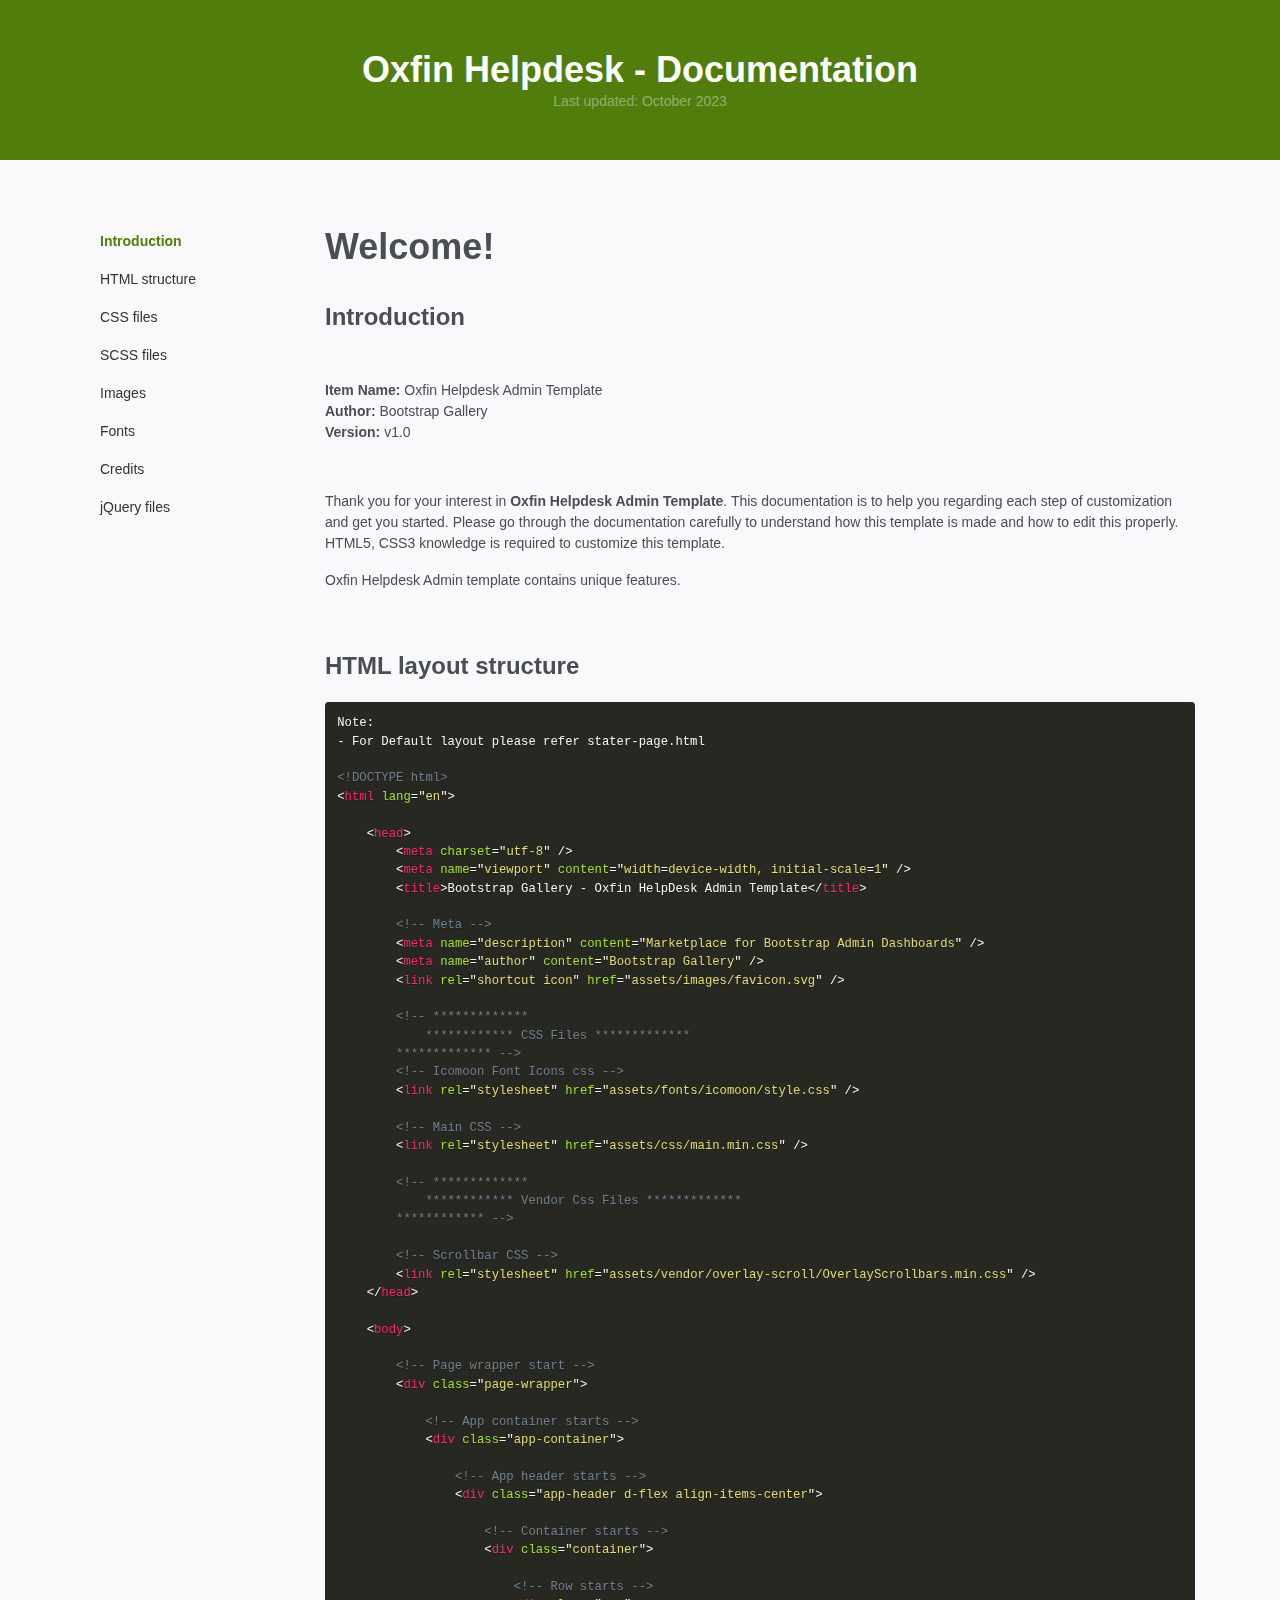
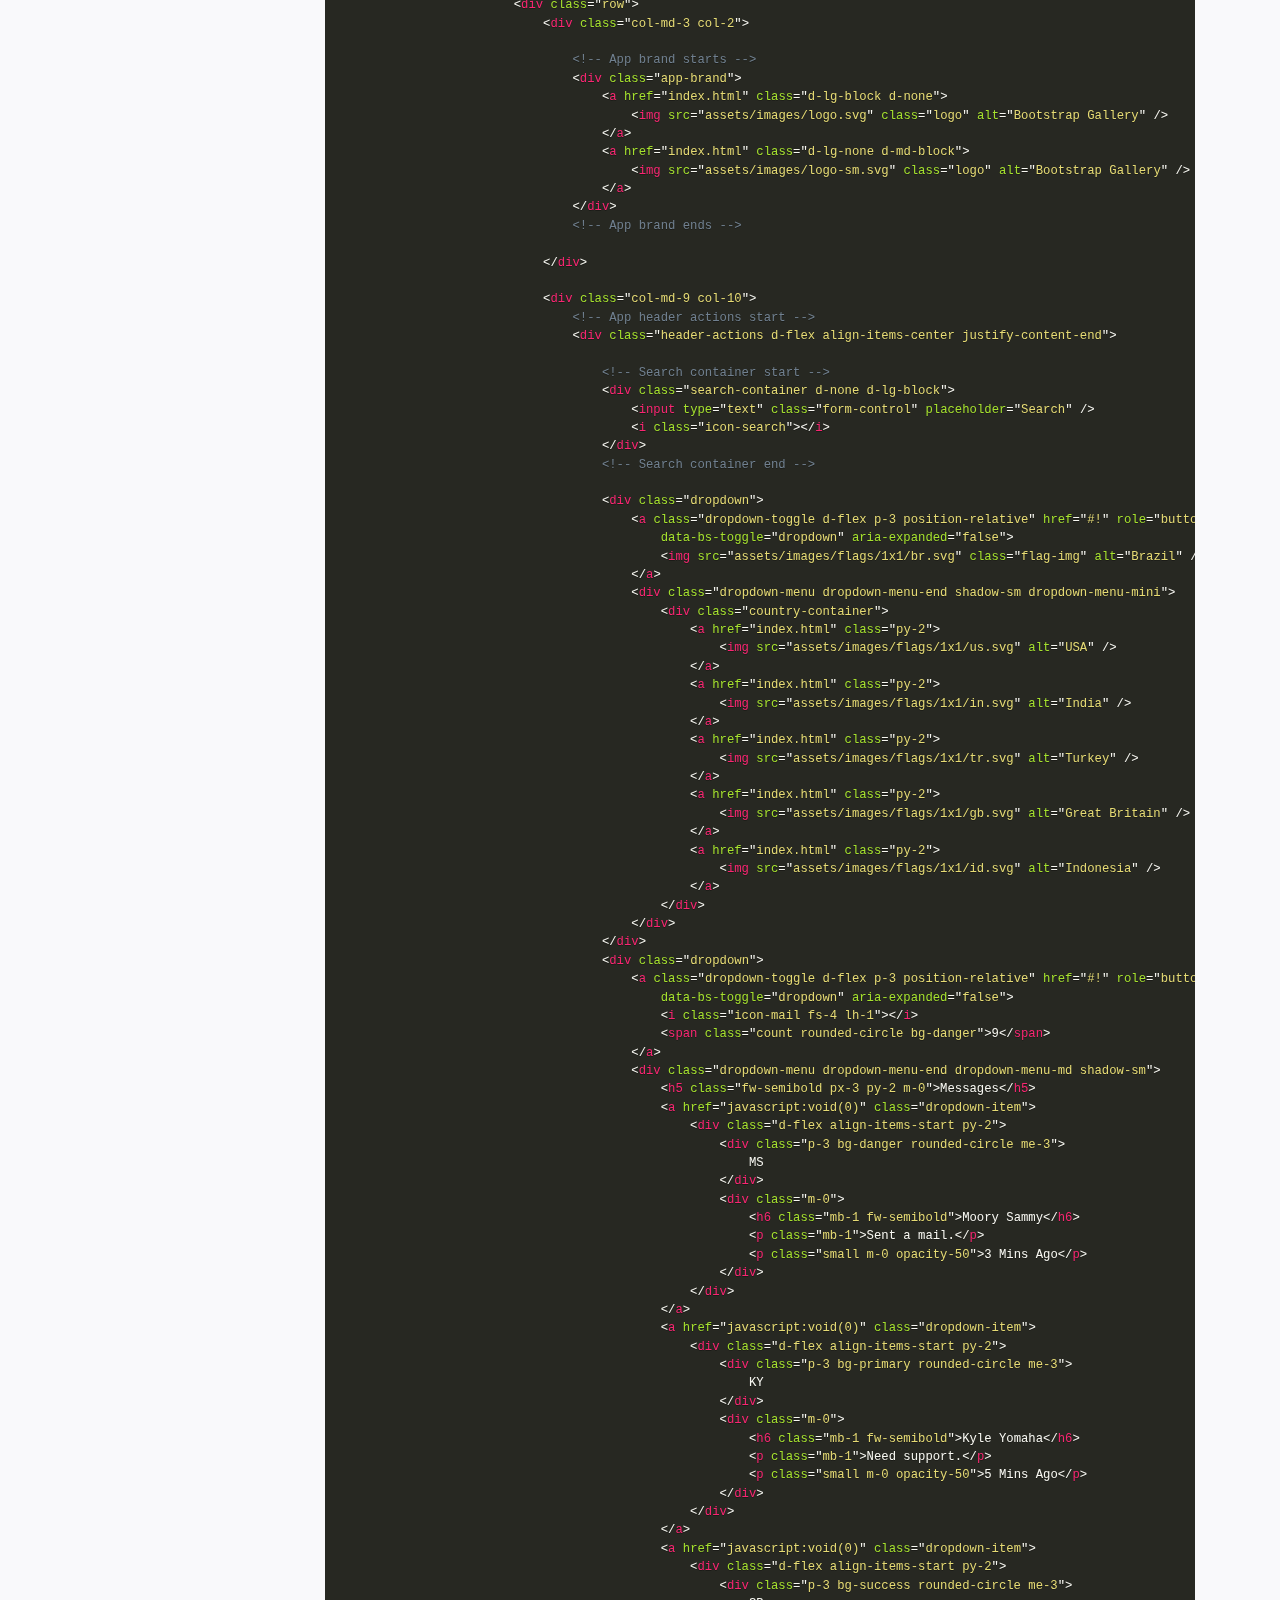
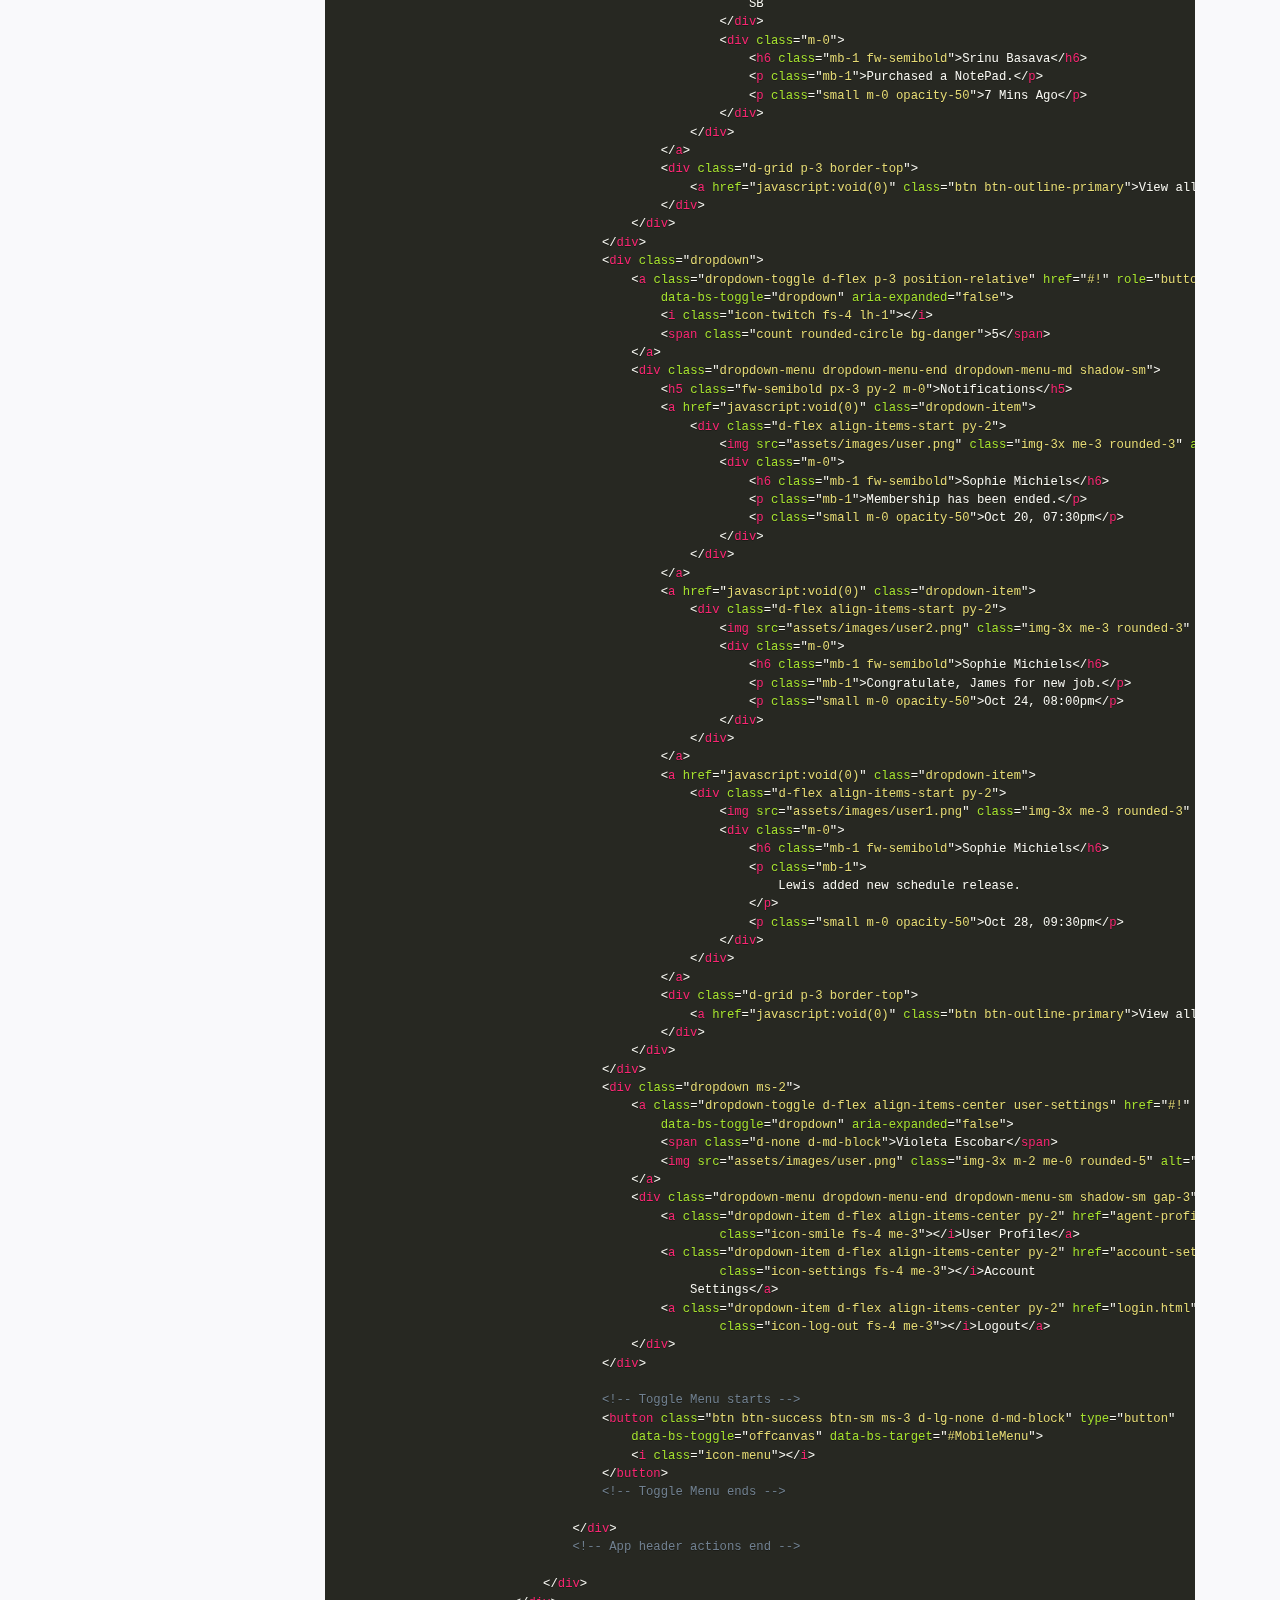
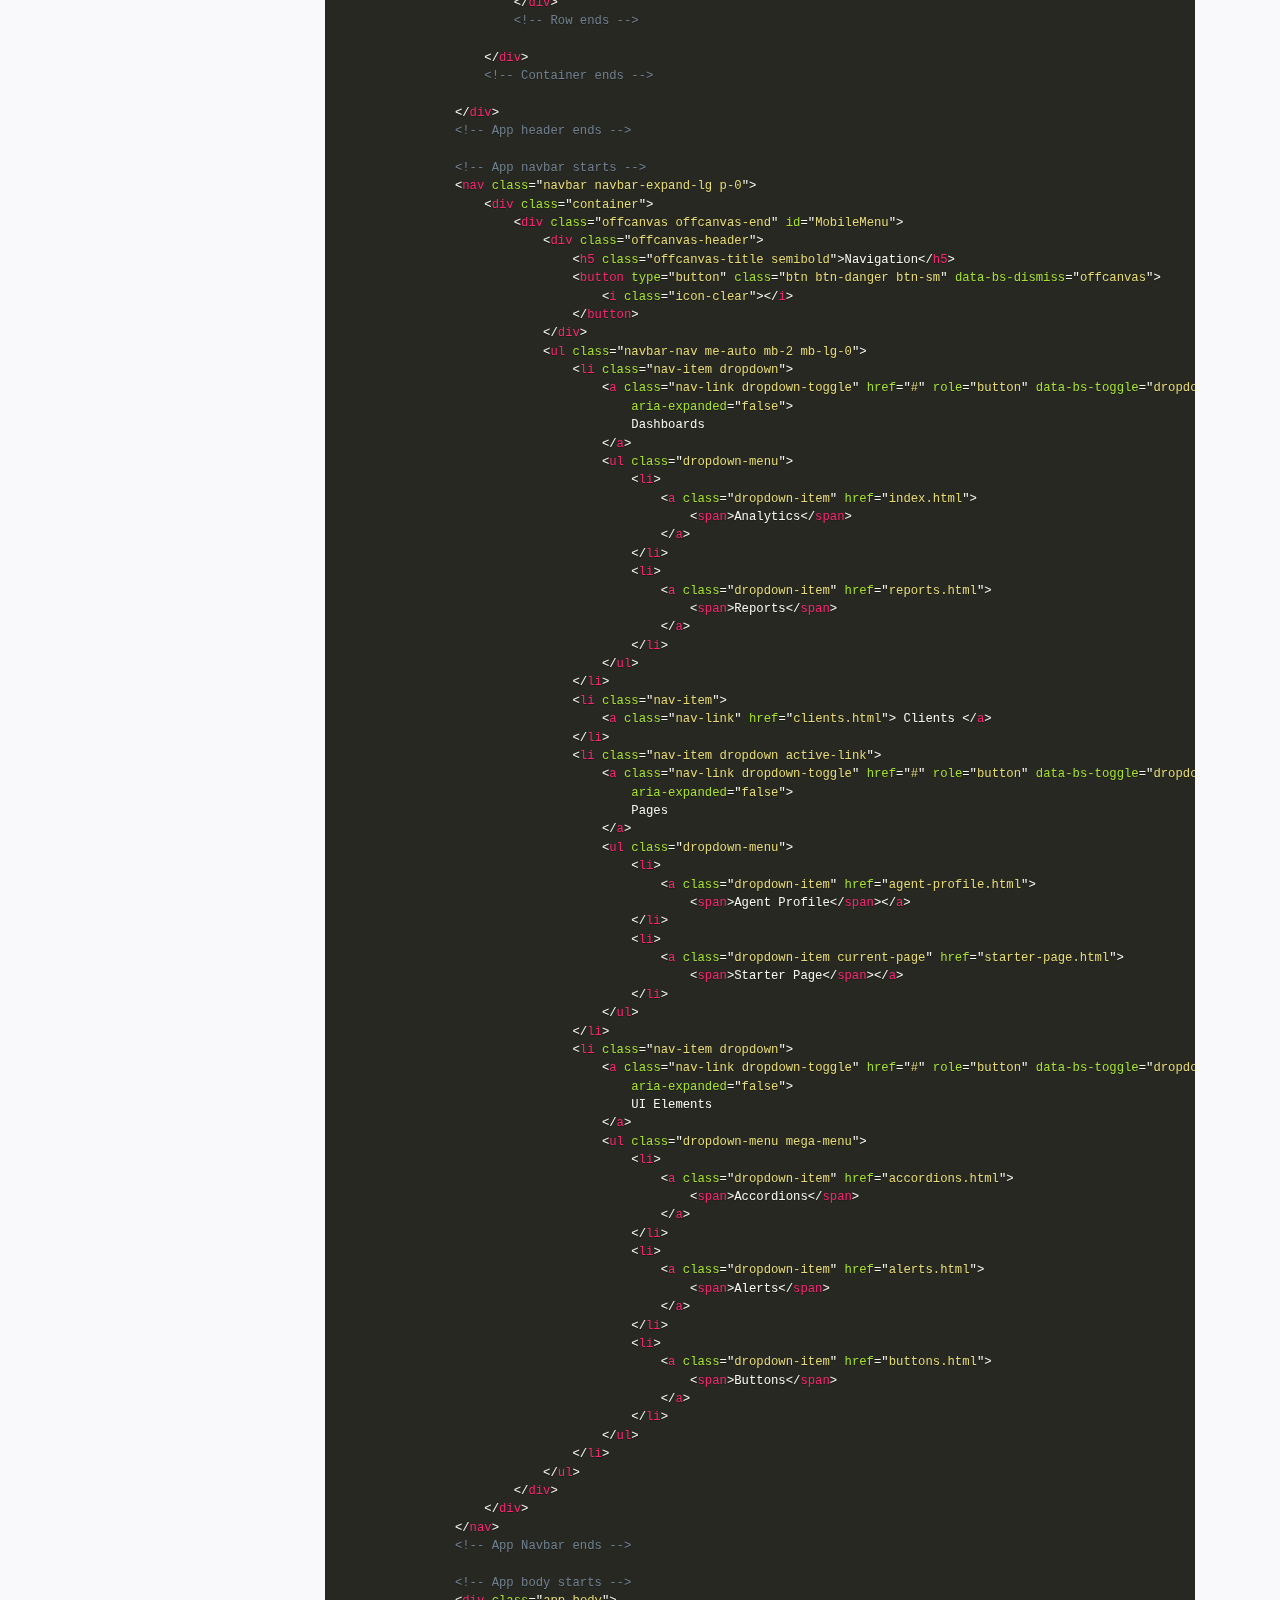
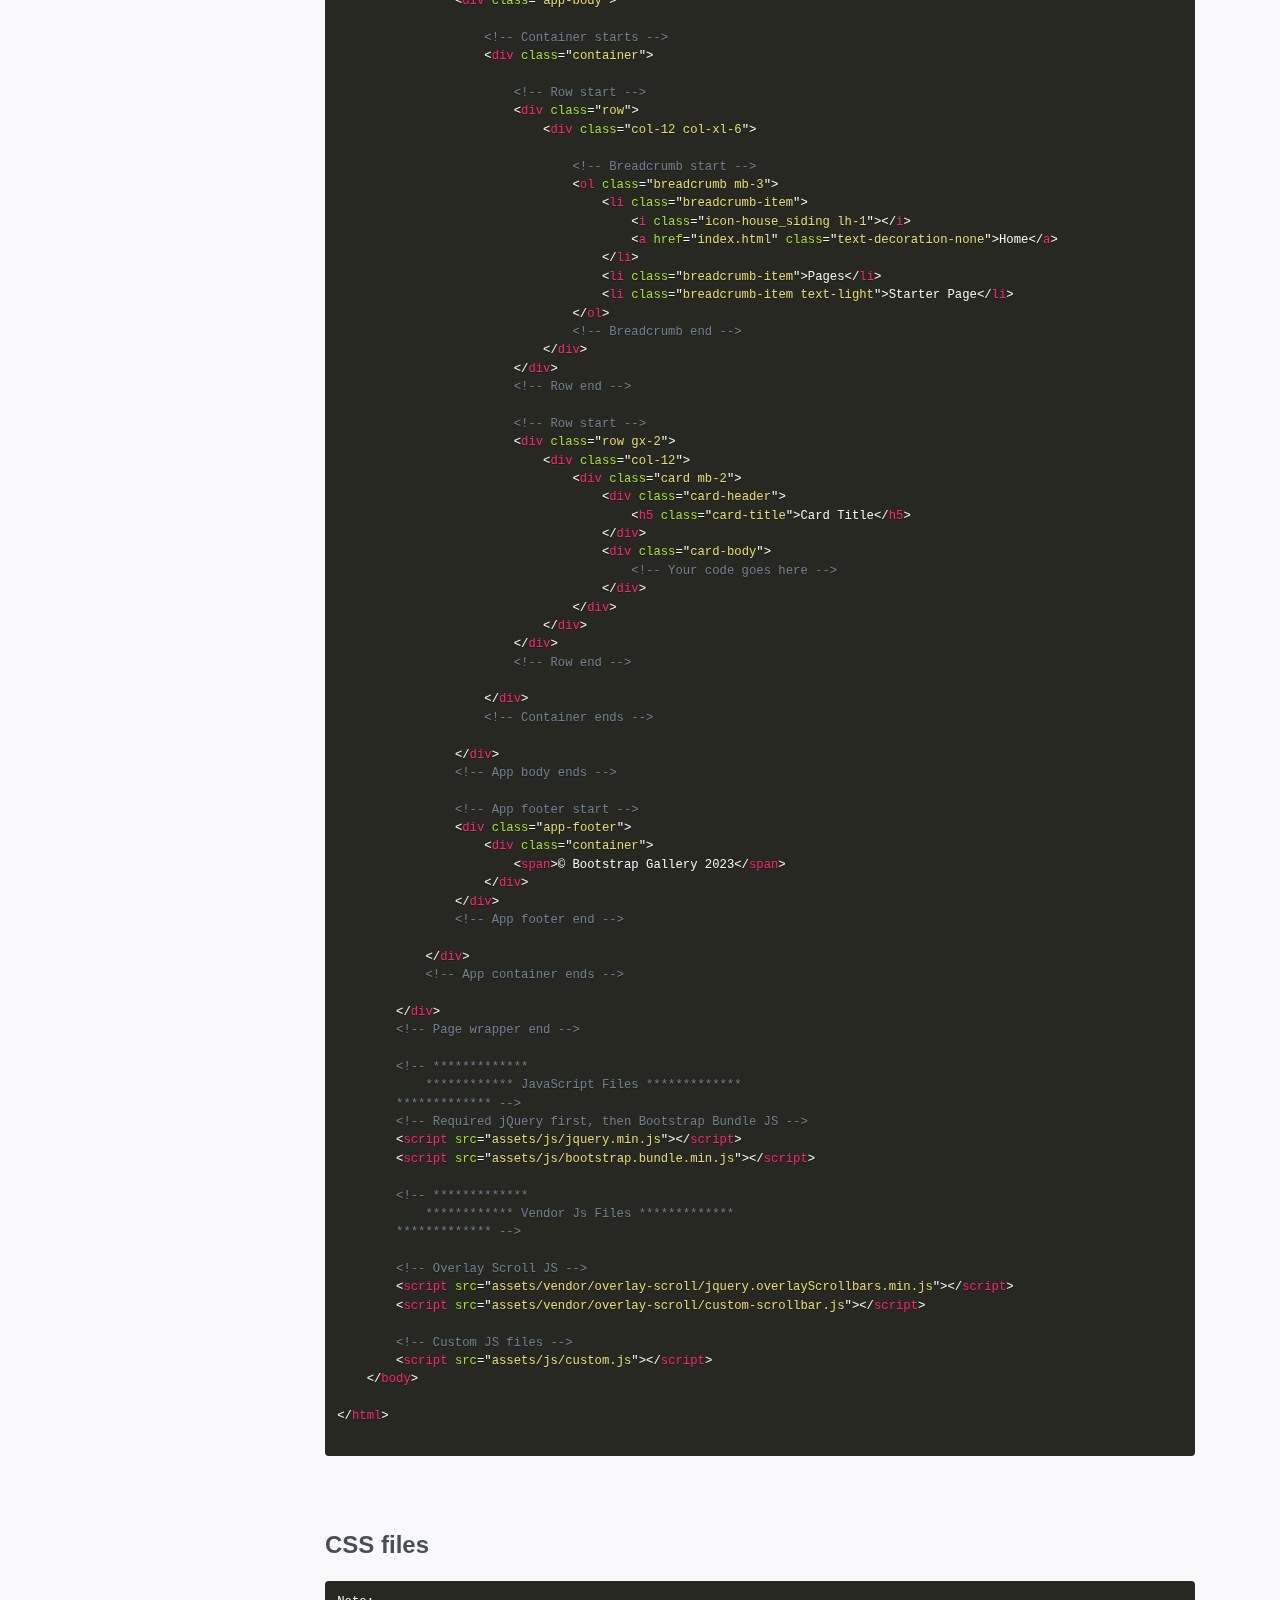
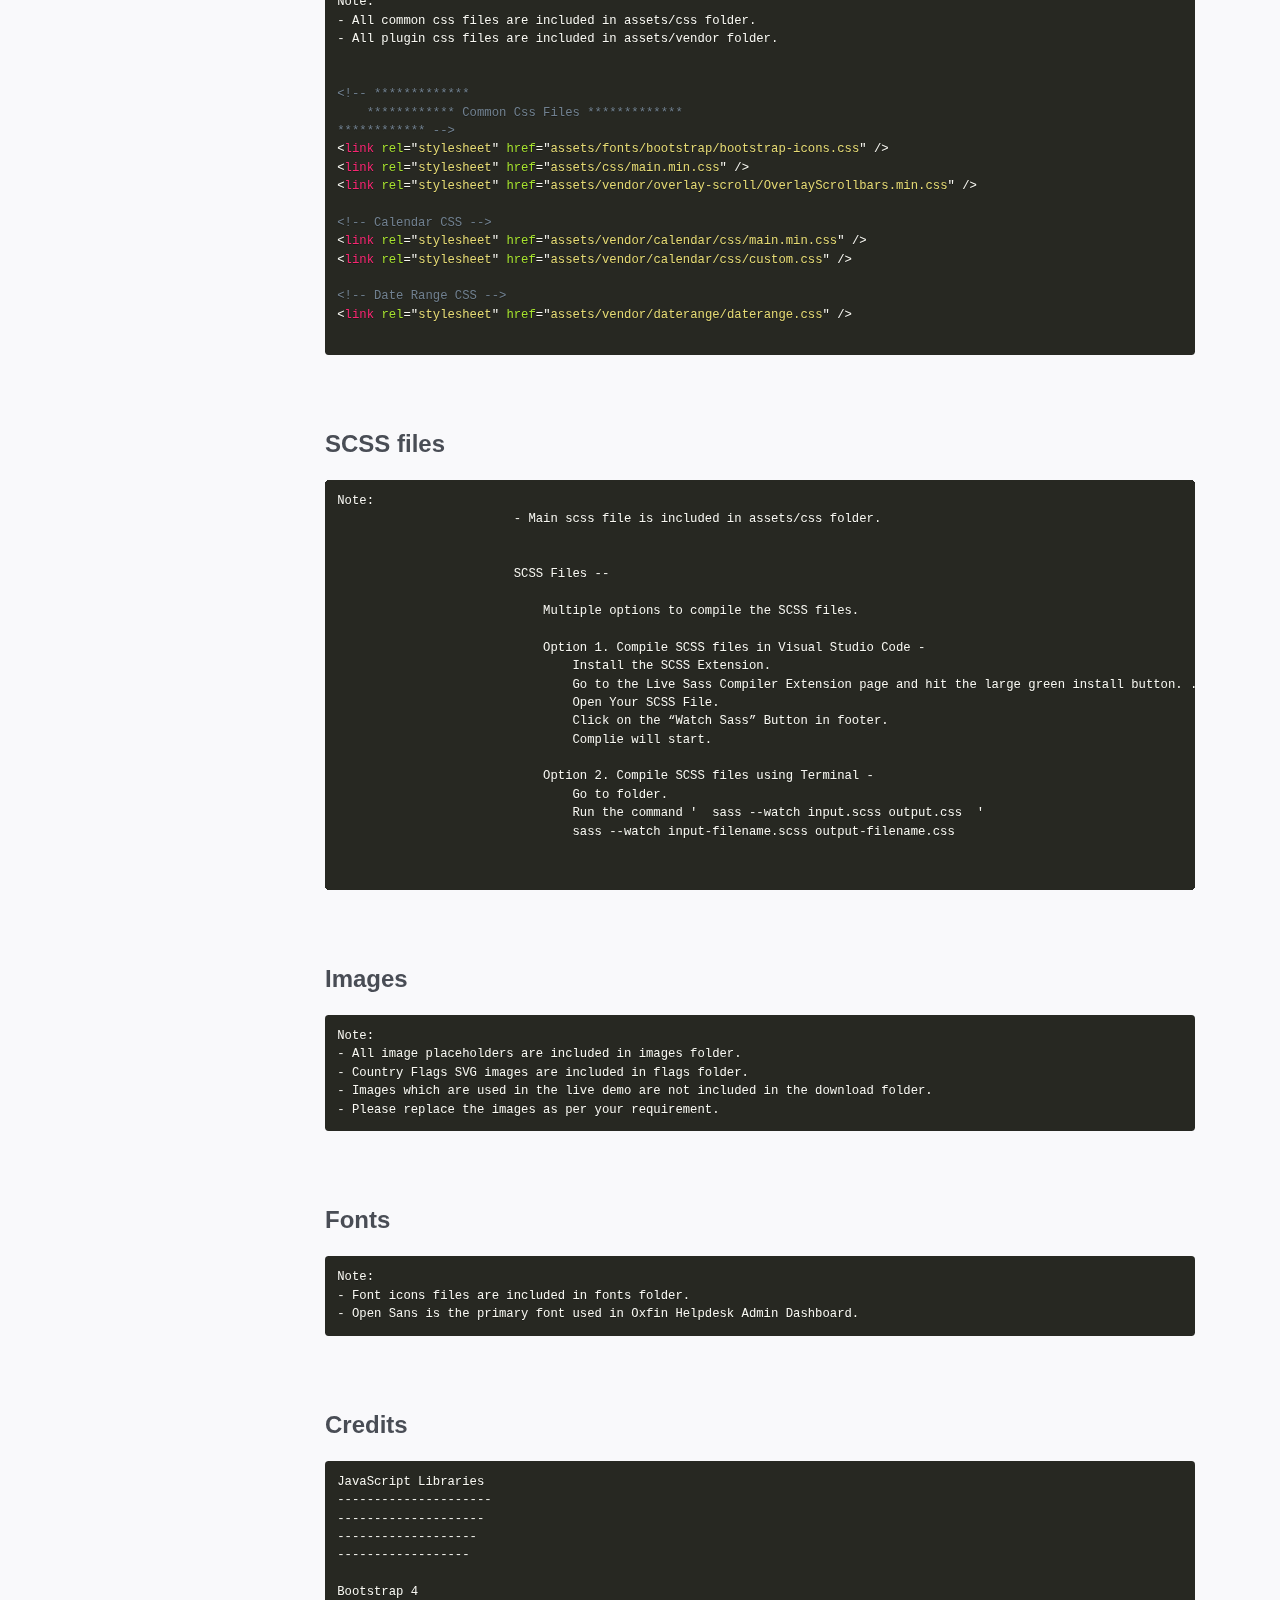
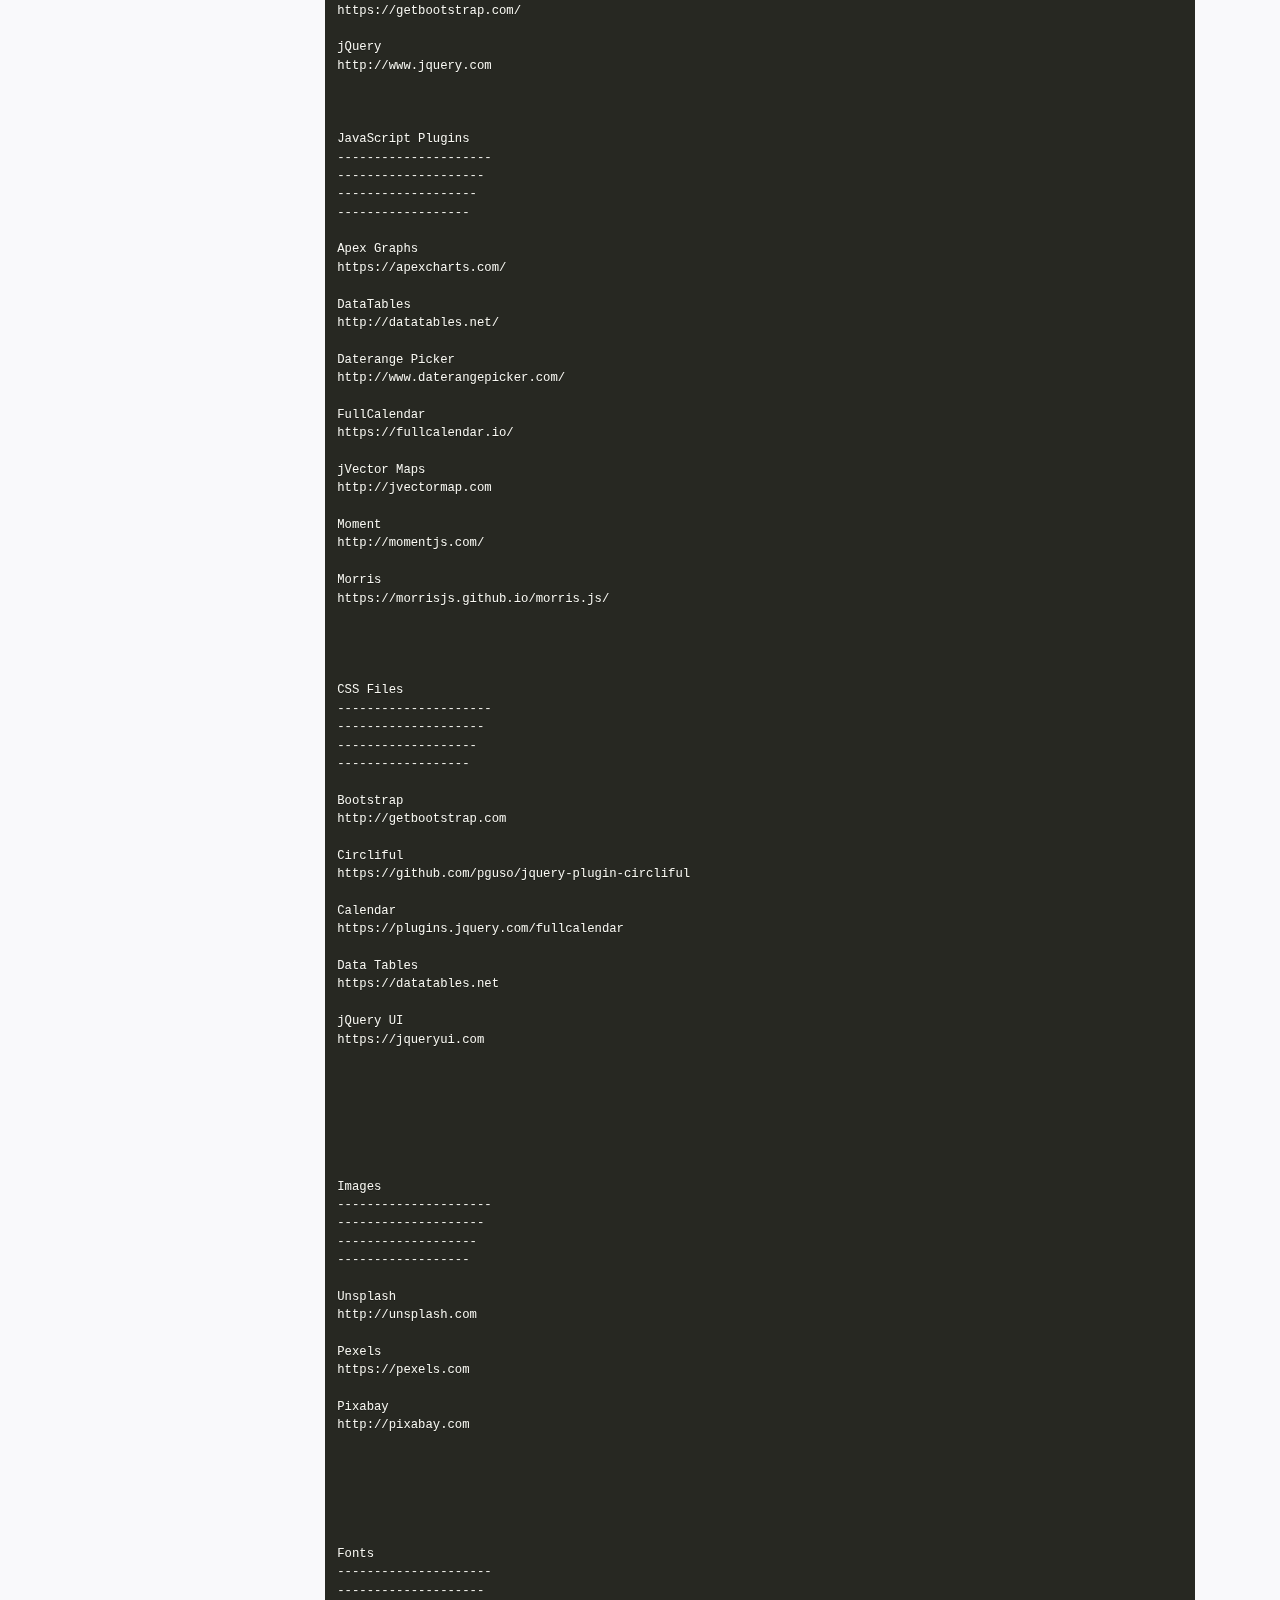
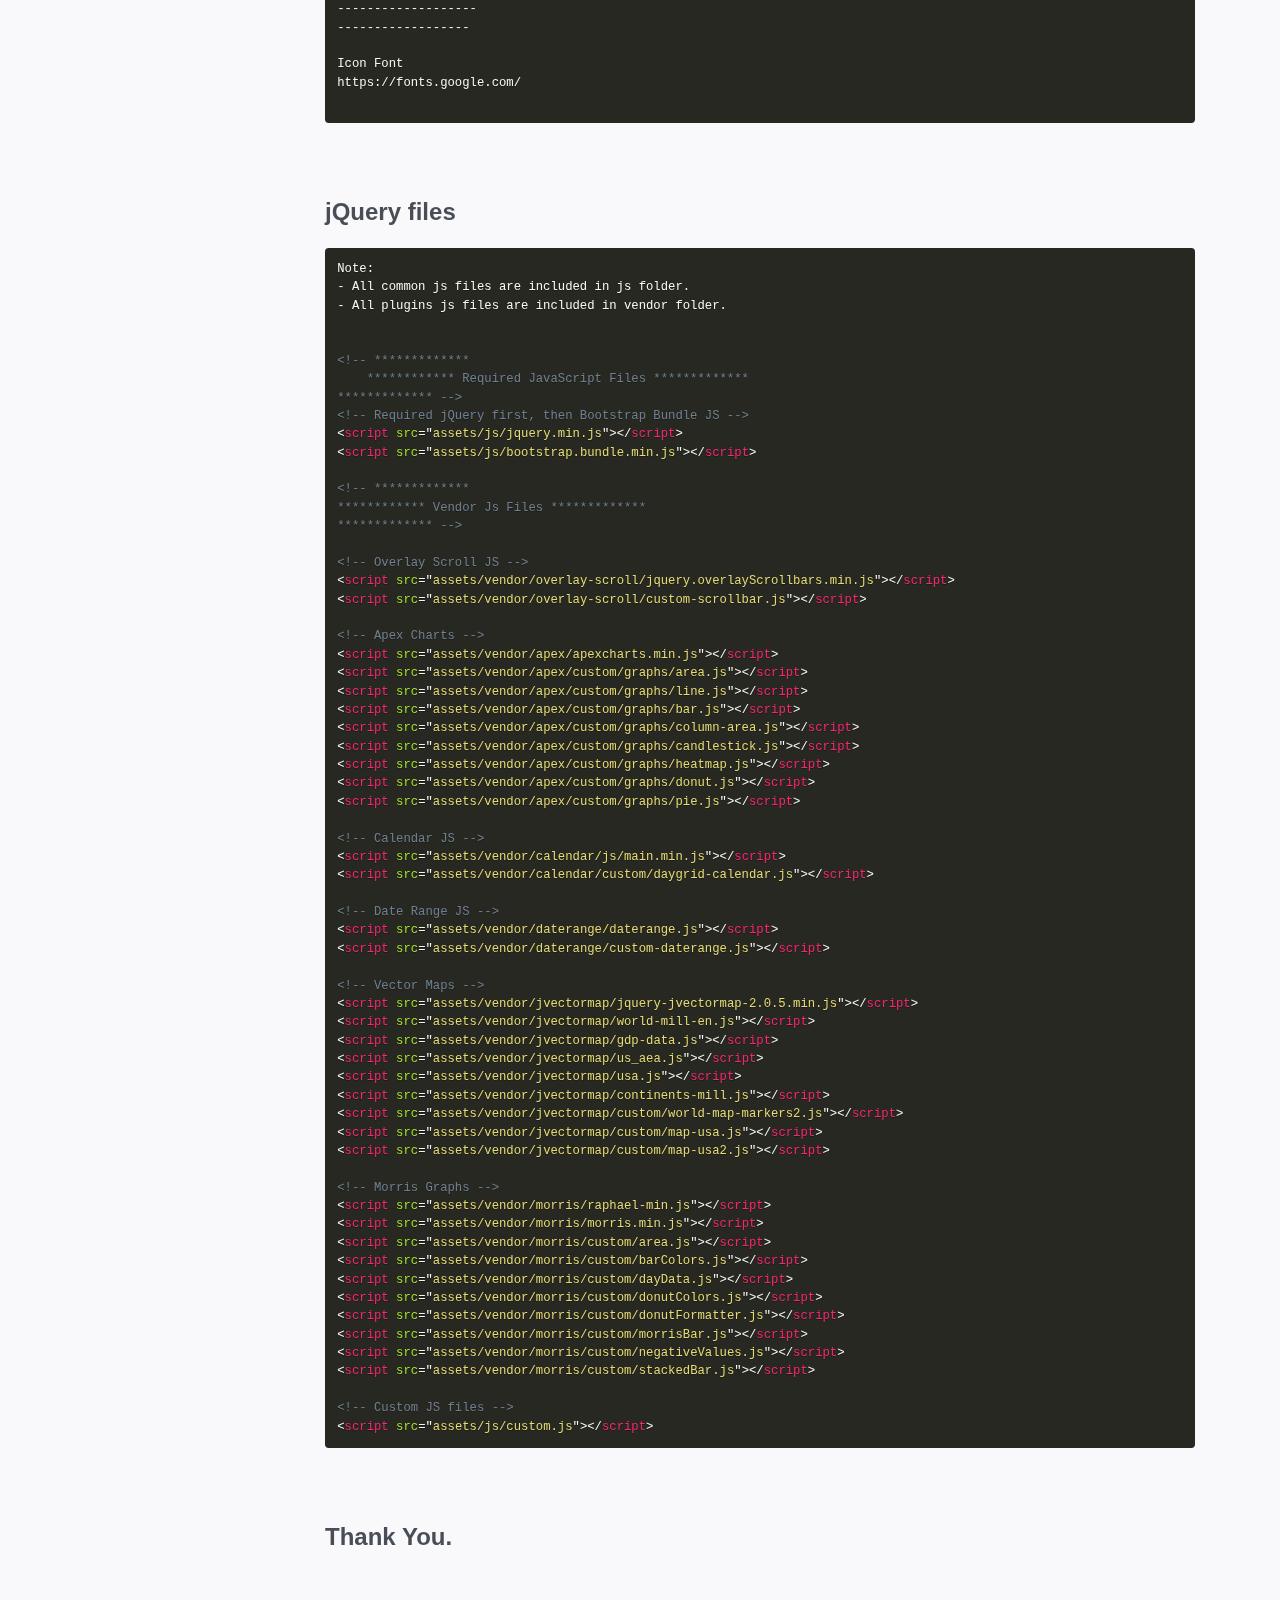
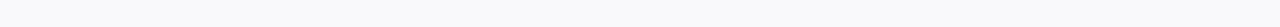
<file: documentation/index.html>
<!DOCTYPE html>
<html lang="en">

	<head>
		<title>Documentation - Oxfin Helpdesk - Documentation </title>
		<!-- Meta -->
		<meta charset="utf-8">
		<meta http-equiv="X-UA-Compatible" content="IE=edge">
		<meta name="viewport" content="width=device-width, initial-scale=1.0">

		<link rel="shortcut icon" href="assets/images/favicon.svg" />

		<!-- Bootstrap CSS -->
		<link rel="stylesheet" href="assets/css/bootstrap.min.css">

		<!-- Prism CSS -->
		<link rel="stylesheet" href="assets/css/prism/prism.css">

		<!-- Main CSS -->
		<link id="theme-style" rel="stylesheet" href="assets/css/main.css">

	</head>

	<body>

		<!-- Document header start -->
		<div id="document-header" class="document-header">
			<h2 class="document-title">Oxfin Helpdesk - Documentation</h2>
			<div class="last-update">Last updated: October 2023</div>
		</div>
		<!-- Document header end -->

		<div class="container">

			<!-- Document container start -->
			<div class="document-container">

				<!-- Document body start -->
				<div class="document-body">

					<!-- Document nav start -->
					<div id="document-nav" class="document-nav">
						<nav id="document-menu" class="nav document-menu sticky">
							<a class="nav-link scrollto" href="#welcome-section">Introduction</a>
							<a class="nav-link scrollto" href="#html-section">HTML structure</a>
							<a class="nav-link scrollto" href="#css-files">CSS files</a>
							<a class="nav-link scrollto" href="#scss-files">SCSS files</a>
							<a class="nav-link scrollto" href="#images">Images</a>
							<a class="nav-link scrollto" href="#fonts">Fonts</a>
							<a class="nav-link scrollto" href="#credits">Credits</a>
							<a class="nav-link scrollto" href="#jquery-files">jQuery files</a>
						</nav>
					</div>
					<!-- Document nav end -->

					<!-- Document sections start -->
					<div class="document-sections-container">


						<!-- Sectioon start -->
						<section id="welcome-section" class="document-section">
							<h2>Welcome!</h2>
							<div id="step1" class="document-section-body">
								<h3>Introduction</h3>
								<p class="mb-5 mt-5">
									<b>Item Name: </b> Oxfin Helpdesk Admin Template<br>
									<b>Author: </b> Bootstrap Gallery<br>
									<b>Version: </b> v1.0<br>
								</p>
								<p>Thank you for your interest in <b>Oxfin Helpdesk Admin Template</b>. This documentation is to
									help you
									regarding each step of customization and get you started. Please go through the documentation
									carefully to understand how this template is made and how to edit this properly. HTML5, CSS3 knowledge
									is required to customize this template.
								</p>

								<p>Oxfin Helpdesk Admin template contains unique features</b>.</p>
							</div>
						</section>
						<!-- Sectioon end -->

						<!-- Sectioon start -->
						<section id="html-section" class="document-section">
							<h3 class="m-0">HTML layout structure</h3>

							<div class="document-section-body">
								<div class="code-block">
									<pre><code class="language-markup">Note:
- For Default layout please refer stater-page.html

&lt;!DOCTYPE html&gt;
&lt;html lang="en"&gt;

	&lt;head&gt;
		&lt;meta charset="utf-8" /&gt;
		&lt;meta name="viewport" content="width=device-width, initial-scale=1" /&gt;
		&lt;title&gt;Bootstrap Gallery - Oxfin HelpDesk Admin Template&lt;/title&gt;

		&lt;!-- Meta --&gt;
		&lt;meta name="description" content="Marketplace for Bootstrap Admin Dashboards" /&gt;
		&lt;meta name="author" content="Bootstrap Gallery" /&gt;
		&lt;link rel="shortcut icon" href="assets/images/favicon.svg" /&gt;

		&lt;!-- *************
			************ CSS Files *************
		************* --&gt;
		&lt;!-- Icomoon Font Icons css --&gt;
		&lt;link rel="stylesheet" href="assets/fonts/icomoon/style.css" /&gt;

		&lt;!-- Main CSS --&gt;
		&lt;link rel="stylesheet" href="assets/css/main.min.css" /&gt;

		&lt;!-- *************
			************ Vendor Css Files *************
		************ --&gt;

		&lt;!-- Scrollbar CSS --&gt;
		&lt;link rel="stylesheet" href="assets/vendor/overlay-scroll/OverlayScrollbars.min.css" /&gt;
	&lt;/head&gt;

	&lt;body&gt;

		&lt;!-- Page wrapper start --&gt;
		&lt;div class="page-wrapper"&gt;

			&lt;!-- App container starts --&gt;
			&lt;div class="app-container"&gt;

				&lt;!-- App header starts --&gt;
				&lt;div class="app-header d-flex align-items-center"&gt;

					&lt;!-- Container starts --&gt;
					&lt;div class="container"&gt;

						&lt;!-- Row starts --&gt;
						&lt;div class="row"&gt;
							&lt;div class="col-md-3 col-2"&gt;

								&lt;!-- App brand starts --&gt;
								&lt;div class="app-brand"&gt;
									&lt;a href="index.html" class="d-lg-block d-none"&gt;
										&lt;img src="assets/images/logo.svg" class="logo" alt="Bootstrap Gallery" /&gt;
									&lt;/a&gt;
									&lt;a href="index.html" class="d-lg-none d-md-block"&gt;
										&lt;img src="assets/images/logo-sm.svg" class="logo" alt="Bootstrap Gallery" /&gt;
									&lt;/a&gt;
								&lt;/div&gt;
								&lt;!-- App brand ends --&gt;

							&lt;/div&gt;

							&lt;div class="col-md-9 col-10"&gt;
								&lt;!-- App header actions start --&gt;
								&lt;div class="header-actions d-flex align-items-center justify-content-end"&gt;

									&lt;!-- Search container start --&gt;
									&lt;div class="search-container d-none d-lg-block"&gt;
										&lt;input type="text" class="form-control" placeholder="Search" /&gt;
										&lt;i class="icon-search"&gt;&lt;/i&gt;
									&lt;/div&gt;
									&lt;!-- Search container end --&gt;

									&lt;div class="dropdown"&gt;
										&lt;a class="dropdown-toggle d-flex p-3 position-relative" href="#!" role="button"
											data-bs-toggle="dropdown" aria-expanded="false"&gt;
											&lt;img src="assets/images/flags/1x1/br.svg" class="flag-img" alt="Brazil" /&gt;
										&lt;/a&gt;
										&lt;div class="dropdown-menu dropdown-menu-end shadow-sm dropdown-menu-mini"&gt;
											&lt;div class="country-container"&gt;
												&lt;a href="index.html" class="py-2"&gt;
													&lt;img src="assets/images/flags/1x1/us.svg" alt="USA" /&gt;
												&lt;/a&gt;
												&lt;a href="index.html" class="py-2"&gt;
													&lt;img src="assets/images/flags/1x1/in.svg" alt="India" /&gt;
												&lt;/a&gt;
												&lt;a href="index.html" class="py-2"&gt;
													&lt;img src="assets/images/flags/1x1/tr.svg" alt="Turkey" /&gt;
												&lt;/a&gt;
												&lt;a href="index.html" class="py-2"&gt;
													&lt;img src="assets/images/flags/1x1/gb.svg" alt="Great Britain" /&gt;
												&lt;/a&gt;
												&lt;a href="index.html" class="py-2"&gt;
													&lt;img src="assets/images/flags/1x1/id.svg" alt="Indonesia" /&gt;
												&lt;/a&gt;
											&lt;/div&gt;
										&lt;/div&gt;
									&lt;/div&gt;
									&lt;div class="dropdown"&gt;
										&lt;a class="dropdown-toggle d-flex p-3 position-relative" href="#!" role="button"
											data-bs-toggle="dropdown" aria-expanded="false"&gt;
											&lt;i class="icon-mail fs-4 lh-1"&gt;&lt;/i&gt;
											&lt;span class="count rounded-circle bg-danger"&gt;9&lt;/span&gt;
										&lt;/a&gt;
										&lt;div class="dropdown-menu dropdown-menu-end dropdown-menu-md shadow-sm"&gt;
											&lt;h5 class="fw-semibold px-3 py-2 m-0"&gt;Messages&lt;/h5&gt;
											&lt;a href="javascript:void(0)" class="dropdown-item"&gt;
												&lt;div class="d-flex align-items-start py-2"&gt;
													&lt;div class="p-3 bg-danger rounded-circle me-3"&gt;
														MS
													&lt;/div&gt;
													&lt;div class="m-0"&gt;
														&lt;h6 class="mb-1 fw-semibold"&gt;Moory Sammy&lt;/h6&gt;
														&lt;p class="mb-1"&gt;Sent a mail.&lt;/p&gt;
														&lt;p class="small m-0 opacity-50"&gt;3 Mins Ago&lt;/p&gt;
													&lt;/div&gt;
												&lt;/div&gt;
											&lt;/a&gt;
											&lt;a href="javascript:void(0)" class="dropdown-item"&gt;
												&lt;div class="d-flex align-items-start py-2"&gt;
													&lt;div class="p-3 bg-primary rounded-circle me-3"&gt;
														KY
													&lt;/div&gt;
													&lt;div class="m-0"&gt;
														&lt;h6 class="mb-1 fw-semibold"&gt;Kyle Yomaha&lt;/h6&gt;
														&lt;p class="mb-1"&gt;Need support.&lt;/p&gt;
														&lt;p class="small m-0 opacity-50"&gt;5 Mins Ago&lt;/p&gt;
													&lt;/div&gt;
												&lt;/div&gt;
											&lt;/a&gt;
											&lt;a href="javascript:void(0)" class="dropdown-item"&gt;
												&lt;div class="d-flex align-items-start py-2"&gt;
													&lt;div class="p-3 bg-success rounded-circle me-3"&gt;
														SB
													&lt;/div&gt;
													&lt;div class="m-0"&gt;
														&lt;h6 class="mb-1 fw-semibold"&gt;Srinu Basava&lt;/h6&gt;
														&lt;p class="mb-1"&gt;Purchased a NotePad.&lt;/p&gt;
														&lt;p class="small m-0 opacity-50"&gt;7 Mins Ago&lt;/p&gt;
													&lt;/div&gt;
												&lt;/div&gt;
											&lt;/a&gt;
											&lt;div class="d-grid p-3 border-top"&gt;
												&lt;a href="javascript:void(0)" class="btn btn-outline-primary"&gt;View all&lt;/a&gt;
											&lt;/div&gt;
										&lt;/div&gt;
									&lt;/div&gt;
									&lt;div class="dropdown"&gt;
										&lt;a class="dropdown-toggle d-flex p-3 position-relative" href="#!" role="button"
											data-bs-toggle="dropdown" aria-expanded="false"&gt;
											&lt;i class="icon-twitch fs-4 lh-1"&gt;&lt;/i&gt;
											&lt;span class="count rounded-circle bg-danger"&gt;5&lt;/span&gt;
										&lt;/a&gt;
										&lt;div class="dropdown-menu dropdown-menu-end dropdown-menu-md shadow-sm"&gt;
											&lt;h5 class="fw-semibold px-3 py-2 m-0"&gt;Notifications&lt;/h5&gt;
											&lt;a href="javascript:void(0)" class="dropdown-item"&gt;
												&lt;div class="d-flex align-items-start py-2"&gt;
													&lt;img src="assets/images/user.png" class="img-3x me-3 rounded-3" alt="Admin Themes" /&gt;
													&lt;div class="m-0"&gt;
														&lt;h6 class="mb-1 fw-semibold"&gt;Sophie Michiels&lt;/h6&gt;
														&lt;p class="mb-1"&gt;Membership has been ended.&lt;/p&gt;
														&lt;p class="small m-0 opacity-50"&gt;Oct 20, 07:30pm&lt;/p&gt;
													&lt;/div&gt;
												&lt;/div&gt;
											&lt;/a&gt;
											&lt;a href="javascript:void(0)" class="dropdown-item"&gt;
												&lt;div class="d-flex align-items-start py-2"&gt;
													&lt;img src="assets/images/user2.png" class="img-3x me-3 rounded-3" alt="Admin Theme" /&gt;
													&lt;div class="m-0"&gt;
														&lt;h6 class="mb-1 fw-semibold"&gt;Sophie Michiels&lt;/h6&gt;
														&lt;p class="mb-1"&gt;Congratulate, James for new job.&lt;/p&gt;
														&lt;p class="small m-0 opacity-50"&gt;Oct 24, 08:00pm&lt;/p&gt;
													&lt;/div&gt;
												&lt;/div&gt;
											&lt;/a&gt;
											&lt;a href="javascript:void(0)" class="dropdown-item"&gt;
												&lt;div class="d-flex align-items-start py-2"&gt;
													&lt;img src="assets/images/user1.png" class="img-3x me-3 rounded-3" alt="Admin Theme" /&gt;
													&lt;div class="m-0"&gt;
														&lt;h6 class="mb-1 fw-semibold"&gt;Sophie Michiels&lt;/h6&gt;
														&lt;p class="mb-1"&gt;
															Lewis added new schedule release.
														&lt;/p&gt;
														&lt;p class="small m-0 opacity-50"&gt;Oct 28, 09:30pm&lt;/p&gt;
													&lt;/div&gt;
												&lt;/div&gt;
											&lt;/a&gt;
											&lt;div class="d-grid p-3 border-top"&gt;
												&lt;a href="javascript:void(0)" class="btn btn-outline-primary"&gt;View all&lt;/a&gt;
											&lt;/div&gt;
										&lt;/div&gt;
									&lt;/div&gt;
									&lt;div class="dropdown ms-2"&gt;
										&lt;a class="dropdown-toggle d-flex align-items-center user-settings" href="#!" role="button"
											data-bs-toggle="dropdown" aria-expanded="false"&gt;
											&lt;span class="d-none d-md-block"&gt;Violeta Escobar&lt;/span&gt;
											&lt;img src="assets/images/user.png" class="img-3x m-2 me-0 rounded-5" alt="Bootstrap Gallery" /&gt;
										&lt;/a&gt;
										&lt;div class="dropdown-menu dropdown-menu-end dropdown-menu-sm shadow-sm gap-3" style=""&gt;
											&lt;a class="dropdown-item d-flex align-items-center py-2" href="agent-profile.html"&gt;&lt;i
													class="icon-smile fs-4 me-3"&gt;&lt;/i&gt;User Profile&lt;/a&gt;
											&lt;a class="dropdown-item d-flex align-items-center py-2" href="account-settings.html"&gt;&lt;i
													class="icon-settings fs-4 me-3"&gt;&lt;/i&gt;Account
												Settings&lt;/a&gt;
											&lt;a class="dropdown-item d-flex align-items-center py-2" href="login.html"&gt;&lt;i
													class="icon-log-out fs-4 me-3"&gt;&lt;/i&gt;Logout&lt;/a&gt;
										&lt;/div&gt;
									&lt;/div&gt;

									&lt;!-- Toggle Menu starts --&gt;
									&lt;button class="btn btn-success btn-sm ms-3 d-lg-none d-md-block" type="button"
										data-bs-toggle="offcanvas" data-bs-target="#MobileMenu"&gt;
										&lt;i class="icon-menu"&gt;&lt;/i&gt;
									&lt;/button&gt;
									&lt;!-- Toggle Menu ends --&gt;

								&lt;/div&gt;
								&lt;!-- App header actions end --&gt;

							&lt;/div&gt;
						&lt;/div&gt;
						&lt;!-- Row ends --&gt;

					&lt;/div&gt;
					&lt;!-- Container ends --&gt;

				&lt;/div&gt;
				&lt;!-- App header ends --&gt;

				&lt;!-- App navbar starts --&gt;
				&lt;nav class="navbar navbar-expand-lg p-0"&gt;
					&lt;div class="container"&gt;
						&lt;div class="offcanvas offcanvas-end" id="MobileMenu"&gt;
							&lt;div class="offcanvas-header"&gt;
								&lt;h5 class="offcanvas-title semibold"&gt;Navigation&lt;/h5&gt;
								&lt;button type="button" class="btn btn-danger btn-sm" data-bs-dismiss="offcanvas"&gt;
									&lt;i class="icon-clear"&gt;&lt;/i&gt;
								&lt;/button&gt;
							&lt;/div&gt;
							&lt;ul class="navbar-nav me-auto mb-2 mb-lg-0"&gt;
								&lt;li class="nav-item dropdown"&gt;
									&lt;a class="nav-link dropdown-toggle" href="#" role="button" data-bs-toggle="dropdown"
										aria-expanded="false"&gt;
										Dashboards
									&lt;/a&gt;
									&lt;ul class="dropdown-menu"&gt;
										&lt;li&gt;
											&lt;a class="dropdown-item" href="index.html"&gt;
												&lt;span&gt;Analytics&lt;/span&gt;
											&lt;/a&gt;
										&lt;/li&gt;
										&lt;li&gt;
											&lt;a class="dropdown-item" href="reports.html"&gt;
												&lt;span&gt;Reports&lt;/span&gt;
											&lt;/a&gt;
										&lt;/li&gt;
									&lt;/ul&gt;
								&lt;/li&gt;
								&lt;li class="nav-item"&gt;
									&lt;a class="nav-link" href="clients.html"&gt; Clients &lt;/a&gt;
								&lt;/li&gt;
								&lt;li class="nav-item dropdown active-link"&gt;
									&lt;a class="nav-link dropdown-toggle" href="#" role="button" data-bs-toggle="dropdown"
										aria-expanded="false"&gt;
										Pages
									&lt;/a&gt;
									&lt;ul class="dropdown-menu"&gt;
										&lt;li&gt;
											&lt;a class="dropdown-item" href="agent-profile.html"&gt;
												&lt;span&gt;Agent Profile&lt;/span&gt;&lt;/a&gt;
										&lt;/li&gt;
										&lt;li&gt;
											&lt;a class="dropdown-item current-page" href="starter-page.html"&gt;
												&lt;span&gt;Starter Page&lt;/span&gt;&lt;/a&gt;
										&lt;/li&gt;
									&lt;/ul&gt;
								&lt;/li&gt;
								&lt;li class="nav-item dropdown"&gt;
									&lt;a class="nav-link dropdown-toggle" href="#" role="button" data-bs-toggle="dropdown"
										aria-expanded="false"&gt;
										UI Elements
									&lt;/a&gt;
									&lt;ul class="dropdown-menu mega-menu"&gt;
										&lt;li&gt;
											&lt;a class="dropdown-item" href="accordions.html"&gt;
												&lt;span&gt;Accordions&lt;/span&gt;
											&lt;/a&gt;
										&lt;/li&gt;
										&lt;li&gt;
											&lt;a class="dropdown-item" href="alerts.html"&gt;
												&lt;span&gt;Alerts&lt;/span&gt;
											&lt;/a&gt;
										&lt;/li&gt;
										&lt;li&gt;
											&lt;a class="dropdown-item" href="buttons.html"&gt;
												&lt;span&gt;Buttons&lt;/span&gt;
											&lt;/a&gt;
										&lt;/li&gt;
									&lt;/ul&gt;
								&lt;/li&gt;
							&lt;/ul&gt;
						&lt;/div&gt;
					&lt;/div&gt;
				&lt;/nav&gt;
				&lt;!-- App Navbar ends --&gt;

				&lt;!-- App body starts --&gt;
				&lt;div class="app-body"&gt;

					&lt;!-- Container starts --&gt;
					&lt;div class="container"&gt;

						&lt;!-- Row start --&gt;
						&lt;div class="row"&gt;
							&lt;div class="col-12 col-xl-6"&gt;

								&lt;!-- Breadcrumb start --&gt;
								&lt;ol class="breadcrumb mb-3"&gt;
									&lt;li class="breadcrumb-item"&gt;
										&lt;i class="icon-house_siding lh-1"&gt;&lt;/i&gt;
										&lt;a href="index.html" class="text-decoration-none"&gt;Home&lt;/a&gt;
									&lt;/li&gt;
									&lt;li class="breadcrumb-item"&gt;Pages&lt;/li&gt;
									&lt;li class="breadcrumb-item text-light"&gt;Starter Page&lt;/li&gt;
								&lt;/ol&gt;
								&lt;!-- Breadcrumb end --&gt;
							&lt;/div&gt;
						&lt;/div&gt;
						&lt;!-- Row end --&gt;

						&lt;!-- Row start --&gt;
						&lt;div class="row gx-2"&gt;
							&lt;div class="col-12"&gt;
								&lt;div class="card mb-2"&gt;
									&lt;div class="card-header"&gt;
										&lt;h5 class="card-title"&gt;Card Title&lt;/h5&gt;
									&lt;/div&gt;
									&lt;div class="card-body"&gt;
										&lt;!-- Your code goes here --&gt;
									&lt;/div&gt;
								&lt;/div&gt;
							&lt;/div&gt;
						&lt;/div&gt;
						&lt;!-- Row end --&gt;

					&lt;/div&gt;
					&lt;!-- Container ends --&gt;

				&lt;/div&gt;
				&lt;!-- App body ends --&gt;

				&lt;!-- App footer start --&gt;
				&lt;div class="app-footer"&gt;
					&lt;div class="container"&gt;
						&lt;span&gt;© Bootstrap Gallery 2023&lt;/span&gt;
					&lt;/div&gt;
				&lt;/div&gt;
				&lt;!-- App footer end --&gt;

			&lt;/div&gt;
			&lt;!-- App container ends --&gt;

		&lt;/div&gt;
		&lt;!-- Page wrapper end --&gt;

		&lt;!-- *************
			************ JavaScript Files *************
		************* --&gt;
		&lt;!-- Required jQuery first, then Bootstrap Bundle JS --&gt;
		&lt;script src="assets/js/jquery.min.js"&gt;&lt;/script&gt;
		&lt;script src="assets/js/bootstrap.bundle.min.js"&gt;&lt;/script&gt;

		&lt;!-- *************
			************ Vendor Js Files *************
		************* --&gt;

		&lt;!-- Overlay Scroll JS --&gt;
		&lt;script src="assets/vendor/overlay-scroll/jquery.overlayScrollbars.min.js"&gt;&lt;/script&gt;
		&lt;script src="assets/vendor/overlay-scroll/custom-scrollbar.js"&gt;&lt;/script&gt;

		&lt;!-- Custom JS files --&gt;
		&lt;script src="assets/js/custom.js"&gt;&lt;/script&gt;
	&lt;/body&gt;

&lt;/html&gt;

</code></pre>
								</div>
							</div>
						</section>
						<!-- Sectioon end -->

						<!-- Sectioon start -->
						<section id="css-files" class="document-section">
							<h3 class="m-0">CSS files</h3>

							<div class="document-section-body">
								<div class="code-block">
									<pre><code class="language-markup">Note:
- All common css files are included in assets/css folder.
- All plugin css files are included in assets/vendor folder.


&lt;!-- *************
	************ Common Css Files *************
************ --&gt;
&lt;link rel="stylesheet" href="assets/fonts/bootstrap/bootstrap-icons.css" /&gt;
&lt;link rel="stylesheet" href="assets/css/main.min.css" /&gt;
&lt;link rel="stylesheet" href="assets/vendor/overlay-scroll/OverlayScrollbars.min.css" /&gt;

&lt;!-- Calendar CSS --&gt;
&lt;link rel="stylesheet" href="assets/vendor/calendar/css/main.min.css" /&gt;
&lt;link rel="stylesheet" href="assets/vendor/calendar/css/custom.css" /&gt;

&lt;!-- Date Range CSS --&gt;
&lt;link rel="stylesheet" href="assets/vendor/daterange/daterange.css" /&gt;

</code></pre>
								</div>
							</div>
						</section>
						<!-- Sectioon end -->



						<!-- Sectioon start -->
						<section id="scss-files" class="document-section">
							<h3 class="m-0">SCSS files</h3>

							<div class="document-section-body">
								<div class="code-block">
									<pre><code class="language-markup">Note:
						- Main scss file is included in assets/css folder.

						
						SCSS Files --
						
							Multiple options to compile the SCSS files.
						
							Option 1. Compile SCSS files in Visual Studio Code -
								Install the SCSS Extension.
								Go to the Live Sass Compiler Extension page and hit the large green install button. ...
								Open Your SCSS File.
								Click on the “Watch Sass” Button in footer.
								Complie will start.
							
							Option 2. Compile SCSS files using Terminal -
								Go to folder.
								Run the command '  sass --watch input.scss output.css  '
								sass --watch input-filename.scss output-filename.css
						
						</code></pre>
								</div>
							</div>
						</section>
						<!-- Sectioon end -->


						<!-- Sectioon start -->
						<section id="images" class="document-section">
							<h3 class="m-0">Images</h3>

							<div class="document-section-body">
								<div class="code-block">
									<pre><code class="language-markup">Note:
- All image placeholders are included in images folder.
- Country Flags SVG images are included in flags folder.
- Images which are used in the live demo are not included in the download folder.
- Please replace the images as per your requirement.
</code></pre>
								</div>
							</div>
						</section>
						<!-- Sectioon end -->


						<!-- Sectioon start -->
						<section id="fonts" class="document-section">
							<h3 class="m-0">Fonts</h3>

							<div class="document-section-body">
								<div class="code-block">
									<pre><code class="language-markup">Note:
- Font icons files are included in fonts folder.
- Open Sans is the primary font used in Oxfin Helpdesk Admin Dashboard.</code></pre>
								</div>
							</div>
						</section>
						<!-- Sectioon end -->


						<!-- Sectioon start -->
						<section id="credits" class="document-section">
							<h3 class="m-0">Credits</h3>

							<div class="document-section-body">
								<div class="code-block">
									<pre><code class="language-markup">JavaScript Libraries
---------------------
--------------------
-------------------
------------------

Bootstrap 4
https://getbootstrap.com/

jQuery 
http://www.jquery.com



JavaScript Plugins
---------------------
--------------------
-------------------
------------------

Apex Graphs
https://apexcharts.com/

DataTables
http://datatables.net/

Daterange Picker
http://www.daterangepicker.com/

FullCalendar
https://fullcalendar.io/

jVector Maps
http://jvectormap.com

Moment
http://momentjs.com/

Morris
https://morrisjs.github.io/morris.js/




CSS Files 
---------------------
--------------------
-------------------
------------------

Bootstrap
http://getbootstrap.com

Circliful
https://github.com/pguso/jquery-plugin-circliful

Calendar
https://plugins.jquery.com/fullcalendar

Data Tables
https://datatables.net

jQuery UI
https://jqueryui.com







Images
---------------------
--------------------
-------------------
------------------

Unsplash
http://unsplash.com

Pexels
https://pexels.com

Pixabay
http://pixabay.com






Fonts
---------------------
--------------------
-------------------
------------------

Icon Font
https://fonts.google.com/

</code></pre>
								</div>
							</div>
						</section>
						<!-- Sectioon end -->


						<!-- Sectioon start -->
						<section id="jquery-files" class="document-section">
							<h3 class="m-0">jQuery files</h3>

							<div class="document-section-body">
								<div class="code-block">
									<pre><code class="language-markup">Note:
- All common js files are included in js folder.
- All plugins js files are included in vendor folder.


&lt;!-- *************
	************ Required JavaScript Files *************
************* --&gt;
&lt;!-- Required jQuery first, then Bootstrap Bundle JS --&gt;
&lt;script src="assets/js/jquery.min.js"&gt;&lt;/script&gt;
&lt;script src="assets/js/bootstrap.bundle.min.js"&gt;&lt;/script&gt;

&lt;!-- *************
************ Vendor Js Files *************
************* --&gt;

&lt;!-- Overlay Scroll JS --&gt;
&lt;script src="assets/vendor/overlay-scroll/jquery.overlayScrollbars.min.js"&gt;&lt;/script&gt;
&lt;script src="assets/vendor/overlay-scroll/custom-scrollbar.js"&gt;&lt;/script&gt;

&lt;!-- Apex Charts --&gt;
&lt;script src="assets/vendor/apex/apexcharts.min.js"&gt;&lt;/script&gt;
&lt;script src="assets/vendor/apex/custom/graphs/area.js"&gt;&lt;/script&gt;
&lt;script src="assets/vendor/apex/custom/graphs/line.js"&gt;&lt;/script&gt;
&lt;script src="assets/vendor/apex/custom/graphs/bar.js"&gt;&lt;/script&gt;
&lt;script src="assets/vendor/apex/custom/graphs/column-area.js"&gt;&lt;/script&gt;
&lt;script src="assets/vendor/apex/custom/graphs/candlestick.js"&gt;&lt;/script&gt;
&lt;script src="assets/vendor/apex/custom/graphs/heatmap.js"&gt;&lt;/script&gt;
&lt;script src="assets/vendor/apex/custom/graphs/donut.js"&gt;&lt;/script&gt;
&lt;script src="assets/vendor/apex/custom/graphs/pie.js"&gt;&lt;/script&gt;

&lt;!-- Calendar JS --&gt;
&lt;script src="assets/vendor/calendar/js/main.min.js"&gt;&lt;/script&gt;
&lt;script src="assets/vendor/calendar/custom/daygrid-calendar.js"&gt;&lt;/script&gt;

&lt;!-- Date Range JS --&gt;
&lt;script src="assets/vendor/daterange/daterange.js"&gt;&lt;/script&gt;
&lt;script src="assets/vendor/daterange/custom-daterange.js"&gt;&lt;/script&gt;

&lt;!-- Vector Maps --&gt;
&lt;script src="assets/vendor/jvectormap/jquery-jvectormap-2.0.5.min.js"&gt;&lt;/script&gt;
&lt;script src="assets/vendor/jvectormap/world-mill-en.js"&gt;&lt;/script&gt;
&lt;script src="assets/vendor/jvectormap/gdp-data.js"&gt;&lt;/script&gt;
&lt;script src="assets/vendor/jvectormap/us_aea.js"&gt;&lt;/script&gt;
&lt;script src="assets/vendor/jvectormap/usa.js"&gt;&lt;/script&gt;
&lt;script src="assets/vendor/jvectormap/continents-mill.js"&gt;&lt;/script&gt;
&lt;script src="assets/vendor/jvectormap/custom/world-map-markers2.js"&gt;&lt;/script&gt;
&lt;script src="assets/vendor/jvectormap/custom/map-usa.js"&gt;&lt;/script&gt;
&lt;script src="assets/vendor/jvectormap/custom/map-usa2.js"&gt;&lt;/script&gt;

&lt;!-- Morris Graphs --&gt;
&lt;script src="assets/vendor/morris/raphael-min.js"&gt;&lt;/script&gt;
&lt;script src="assets/vendor/morris/morris.min.js"&gt;&lt;/script&gt;
&lt;script src="assets/vendor/morris/custom/area.js"&gt;&lt;/script&gt;
&lt;script src="assets/vendor/morris/custom/barColors.js"&gt;&lt;/script&gt;
&lt;script src="assets/vendor/morris/custom/dayData.js"&gt;&lt;/script&gt;
&lt;script src="assets/vendor/morris/custom/donutColors.js"&gt;&lt;/script&gt;
&lt;script src="assets/vendor/morris/custom/donutFormatter.js"&gt;&lt;/script&gt;
&lt;script src="assets/vendor/morris/custom/morrisBar.js"&gt;&lt;/script&gt;
&lt;script src="assets/vendor/morris/custom/negativeValues.js"&gt;&lt;/script&gt;
&lt;script src="assets/vendor/morris/custom/stackedBar.js"&gt;&lt;/script&gt;

&lt;!-- Custom JS files --&gt;
&lt;script src="assets/js/custom.js"&gt;&lt;/script&gt;
</code></pre>
								</div>
							</div>
						</section>
						<!-- Sectioon end -->


						<!-- Sectioon start -->
						<section class="document-section">
							<h3 class="m-0">Thank You.</h3>

						</section>
						<!-- Sectioon end -->

					</div>
					<!-- Document sections end -->

				</div>
				<!-- Document body end -->

			</div>
			<!-- Document container end -->

		</div>
		<!-- Container end -->

		<!-- Main Javascript -->
		<script type="text/javascript" src="assets/js/jquery.min.js"></script>
		<script type="text/javascript" src="assets/js/bootstrap.bundle.min.js"></script>
		<script type="text/javascript" src="assets/js/stickyfill/stickyfill.min.js"></script>
		<script type="text/javascript" src="assets/js/scroll-to/jquery.scrollTo.min.js"></script>
		<script type="text/javascript" src="assets/js/prism/prism-min.js"></script>
		<script type="text/javascript" src="assets/js/main.js"></script>

	</body>

</html>
</file>
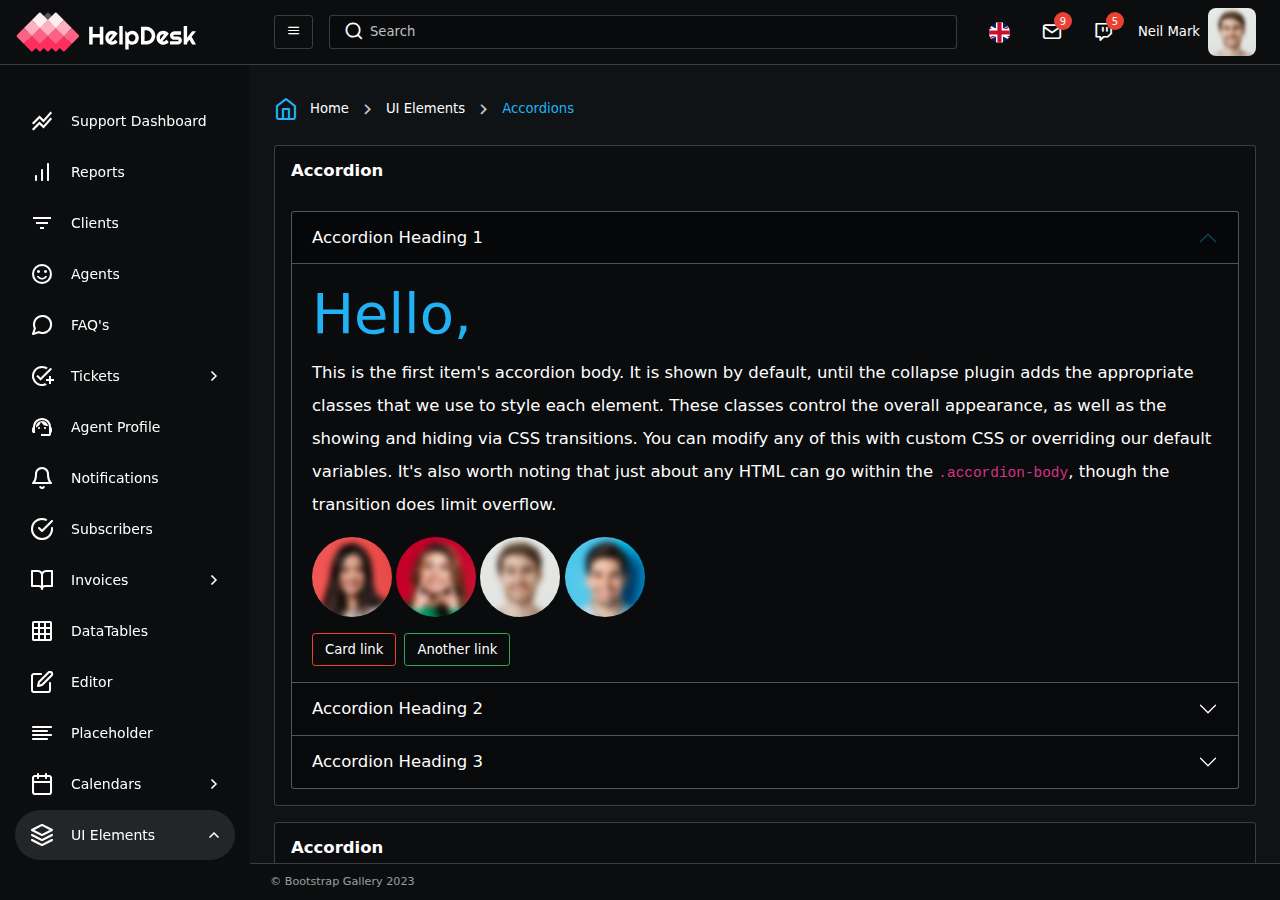
<file: design/accordions.html>
<!DOCTYPE html>
<html lang="en">

	<head>
		<meta charset="utf-8" />
		<meta name="viewport" content="width=device-width, initial-scale=1" />
		<title>Bootstrap Gallery - Oxfin HelpDesk Admin Dashboard</title>

		<!-- Meta -->
		<meta name="description" content="Marketplace for Bootstrap Admin Dashboards" />
		<meta name="author" content="Bootstrap Gallery" />
		<link rel="shortcut icon" href="assets/images/favicon.svg" />

		<!-- *************
			************ CSS Files *************
		************* -->
		<!-- Icomoon Font Icons css -->
		<link rel="stylesheet" href="assets/fonts/icomoon/style.css" />

		<!-- Main CSS -->
		<link rel="stylesheet" href="assets/css/main.min.css" />

		<!-- *************
			************ Vendor Css Files *************
		************ -->

		<!-- Scrollbar CSS -->
		<link rel="stylesheet" href="assets/vendor/overlay-scroll/OverlayScrollbars.min.css" />
	</head>

	<body>
		<!-- Page wrapper start -->
		<div class="page-wrapper">

			<!-- Main container start -->
			<div class="main-container">

				<!-- Sidebar wrapper start -->
				<nav id="sidebar" class="sidebar-wrapper">

					<!-- App brand starts -->
					<div class="app-brand px-3 py-2 d-flex align-items-center">
						<a href="index.html">
							<img src="assets/images/logo.svg" class="logo" alt="Bootstrap Gallery" />
						</a>
					</div>
					<!-- App brand ends -->

					<!-- Sidebar menu starts -->
					<div class="sidebarMenuScroll">
						<ul class="sidebar-menu">
							<li>
								<a href="index.html">
									<i class="icon-stacked_line_chart"></i>
									<span class="menu-text">Support Dashboard</span>
								</a>
							</li>
							<li>
								<a href="reports.html">
									<i class="icon-bar-chart"></i>
									<span class="menu-text">Reports</span>
								</a>
							</li>
							<li>
								<a href="clients.html">
									<i class="icon-filter_list"></i>
									<span class="menu-text">Clients</span>
								</a>
							</li>
							<li>
								<a href="agents.html">
									<i class="icon-sentiment_satisfied_alt"></i>
									<span class="menu-text">Agents</span>
								</a>
							</li>
							<li>
								<a href="faq.html">
									<i class="icon-message-circle"></i>
									<span class="menu-text">FAQ's</span>
								</a>
							</li>
							<li class="treeview">
								<a href="#!">
									<i class="icon-add_task"></i>
									<span class="menu-text">Tickets</span>
								</a>
								<ul class="treeview-menu">
									<li>
										<a href="create-ticket.html">Create Ticket</a>
									</li>
									<li>
										<a href="all-tickets.html">All Tickets</a>
									</li>
									<li>
										<a href="assigned-tickets.html">Assigned Tickets</a>
									</li>
									<li>
										<a href="my-tickets.html">My Tickets</a>
									</li>
									<li>
										<a href="open-tickets.html">Open Tickets</a>
									</li>
									<li>
										<a href="pending-tickets.html">Pending Tickets</a>
									</li>
									<li>
										<a href="closed-tickets.html">Closed Tickets</a>
									</li>
									<li>
										<a href="solved-tickets.html">Solved Tickets</a>
									</li>
								</ul>
							</li>
							<li>
								<a href="agent-profile.html">
									<i class="icon-support_agent"></i>
									<span class="menu-text">Agent Profile</span>
								</a>
							</li>
							<li>
								<a href="notifications.html">
									<i class="icon-bell"></i>
									<span class="menu-text">Notifications</span>
								</a>
							</li>
							<li>
								<a href="subscribers.html">
									<i class="icon-check-circle"></i>
									<span class="menu-text">Subscribers</span>
								</a>
							</li>
							<li class="treeview">
								<a href="#!">
									<i class="icon-book-open"></i>
									<span class="menu-text">Invoices</span>
								</a>
								<ul class="treeview-menu">
									<li>
										<a href="client-list.html">Client List</a>
									</li>
									<li>
										<a href="invoice-list.html">Invoice List</a>
									</li>
									<li>
										<a href="invoice.html">Invoice Details</a>
									</li>
									<li>
										<a href="create-invoice.html">Create Invoice</a>
									</li>
								</ul>
							</li>
							<li>
								<a href="datatables.html">
									<i class="icon-grid_on"></i>
									<span class="menu-text">DataTables</span>
								</a>
							</li>
							<li>
								<a href="editor.html">
									<i class="icon-edit"></i>
									<span class="menu-text">Editor</span>
								</a>
							</li>
							<li>
								<a href="placeholder.html">
									<i class="icon-align-left"></i>
									<span class="menu-text">Placeholder</span>
								</a>
							</li>
							<li class="treeview">
								<a href="#!">
									<i class="icon-calendar"></i>
									<span class="menu-text">Calendars</span>
								</a>
								<ul class="treeview-menu">
									<li>
										<a href="calendar.html">Daygrid View</a>
									</li>
									<li>
										<a href="calendar-external-draggable.html">External Draggable</a>
									</li>
									<li>
										<a href="calendar-google.html">Google Calendar</a>
									</li>
									<li>
										<a href="calendar-list-view.html">List View</a>
									</li>
									<li>
										<a href="calendar-selectable.html">Selectable</a>
									</li>
								</ul>
							</li>
							<li class="treeview active">
								<a href="#!">
									<i class="icon-layers"></i>
									<span class="menu-text">UI Elements</span>
								</a>
								<ul class="treeview-menu">
									<li>
										<a href="accordions.html" class="active-sub">Accordions</a>
									</li>
									<li>
										<a href="alerts.html">Alerts</a>
									</li>
									<li>
										<a href="buttons.html">Buttons</a>
									</li>
									<li>
										<a href="badges.html">Badges</a>
									</li>
									<li>
										<a href="cards.html">Cards</a>
									</li>
									<li>
										<a href="custom-cards.html">Custom Cards</a>
									</li>
									<li>
										<a href="carousel.html">Carousel</a>
									</li>
									<li>
										<a href="icons.html">Icons</a>
									</li>
									<li>
										<a href="list-items.html">List Items</a>
									</li>
									<li>
										<a href="modals.html">Modals</a>
									</li>
									<li>
										<a href="progress.html">Progress Bars</a>
									</li>
									<li>
										<a href="popovers.html">Popovers</a>
									</li>
									<li>
										<a href="tabs.html">Tabs</a>
									</li>
									<li>
										<a href="tooltips.html">Tooltips</a>
									</li>
									<li>
										<a href="typography.html">Typography</a>
									</li>
								</ul>
							</li>
							<li class="treeview">
								<a href="#!">
									<i class="icon-layout"></i>
									<span class="menu-text">Forms</span>
								</a>
								<ul class="treeview-menu">
									<li>
										<a href="form-inputs.html">Basic Form Inputs</a>
									</li>
									<li>
										<a href="form-checkbox-radio.html">Checkbox &amp; Radio</a>
									</li>
									<li>
										<a href="form-file-input.html">File Input</a>
									</li>
									<li>
										<a href="form-validations.html">Validations</a>
									</li>
									<li>
										<a href="date-time-pickers.html">Date Time Pickers</a>
									</li>
									<li>
										<a href="form-layouts.html">Form Layouts</a>
									</li>
								</ul>
							</li>
							<li>
								<a href="starter-page.html">
									<i class="icon-padding"></i>
									<span class="menu-text">Starter Page</span>
								</a>
							</li>
							<li>
								<a href="tables.html">
									<i class="icon-grid"></i>
									<span class="menu-text">Tables</span>
								</a>
							</li>
							<li class="treeview">
								<a href="#!">
									<i class="icon-map"></i>
									<span class="menu-text">Graphs & Maps</span>
								</a>
								<ul class="treeview-menu">
									<li>
										<a href="apex.html">Apex</a>
									</li>
									<li>
										<a href="morris.html">Morris</a>
									</li>
									<li>
										<a href="maps.html">Maps</a>
									</li>
								</ul>
							</li>
							<li class="treeview">
								<a href="#!">
									<i class="icon-lock"></i>
									<span class="menu-text">Authentication</span>
								</a>
								<ul class="treeview-menu">
									<li>
										<a href="login.html">Login</a>
									</li>
									<li>
										<a href="signup.html">Signup</a>
									</li>
									<li>
										<a href="forgot-password.html">Forgot Password</a>
									</li>
									<li>
										<a href="page-not-found.html">Page Not Found</a>
									</li>
									<li>
										<a href="maintenance.html">Maintenance</a>
									</li>
								</ul>
							</li>
							<li class="treeview">
								<a href="#!">
									<i class="icon-notes"></i>
									<span class="menu-text">Multi Level</span>
								</a>
								<ul class="treeview-menu">
									<li>
										<a href="#!">Level One Link</a>
									</li>
									<li>
										<a href="#!">
											Level One Menu
											<i class="icon-arrow_forward_ios"></i>
										</a>
										<ul class="treeview-menu">
											<li>
												<a href="#!">Level Two Link</a>
											</li>
											<li>
												<a href="#!">Level Two Menu
													<i class="icon-arrow_forward_ios"></i>
												</a>
												<ul class="treeview-menu">
													<li>
														<a href="#!">Level Three Link</a>
													</li>
													<li>
														<a href="#!">Level Three Link</a>
													</li>
												</ul>
											</li>
										</ul>
									</li>
									<li>
										<a href="#!">Level One Link</a>
									</li>
								</ul>
							</li>
						</ul>
					</div>
					<!-- Sidebar menu ends -->

				</nav>
				<!-- Sidebar wrapper end -->

				<!-- App container starts -->
				<div class="app-container">

					<!-- App header starts -->
					<div class="app-header d-flex align-items-center">

						<!-- Toggle buttons start -->
						<div class="d-flex">
							<button class="btn btn-outline-light toggle-sidebar" id="toggle-sidebar">
								<i class="icon-menu"></i>
							</button>
							<button class="btn btn-outline-light pin-sidebar" id="pin-sidebar">
								<i class="icon-menu"></i>
							</button>
						</div>
						<!-- Toggle buttons end -->

						<!-- Search container start -->
						<div class="search-container d-sm-block d-none mx-3">
							<input type="text" class="form-control" placeholder="Search" />
							<i class="icon-search"></i>
						</div>
						<!-- Search container end -->

						<!-- App header actions start -->
						<div class="header-actions">
							<div class="dropdown">
								<a class="dropdown-toggle d-flex p-3 position-relative" href="#!" role="button"
									data-bs-toggle="dropdown" aria-expanded="false">
									<img src="assets/images/flags/1x1/gb.svg" class="flag-img" alt="Great Britain" />
								</a>
								<div class="dropdown-menu dropdown-menu-end shadow-sm dropdown-menu-mini">
									<div class="country-container">
										<a href="index.html" class="py-2">
											<img src="assets/images/flags/1x1/us.svg" alt="USA" />
										</a>
										<a href="index.html" class="py-2">
											<img src="assets/images/flags/1x1/in.svg" alt="India" />
										</a>
										<a href="index.html" class="py-2">
											<img src="assets/images/flags/1x1/br.svg" alt="Brazil" />
										</a>
										<a href="index.html" class="py-2">
											<img src="assets/images/flags/1x1/tr.svg" alt="Turkey" />
										</a>
										<a href="index.html" class="py-2">
											<img src="assets/images/flags/1x1/id.svg" alt="Indonesia" />
										</a>
									</div>
								</div>
							</div>
							<div class="dropdown">
								<a class="dropdown-toggle d-flex p-3 position-relative" href="#!" role="button"
									data-bs-toggle="dropdown" aria-expanded="false">
									<i class="icon-mail fs-4 lh-1"></i>
									<span class="count rounded-circle bg-danger">9</span>
								</a>
								<div class="dropdown-menu dropdown-menu-end dropdown-menu-md shadow-sm">
									<h5 class="fw-semibold px-3 py-2 m-0">Messages</h5>
									<a href="javascript:void(0)" class="dropdown-item">
										<div class="d-flex align-items-start py-2">
											<div class="p-3 bg-danger rounded-circle me-3">MS</div>
											<div class="m-0">
												<h6 class="mb-1 fw-semibold">Moory Sammy</h6>
												<p class="mb-1">Sent a mail.</p>
												<p class="small m-0 opacity-50">3 Mins Ago</p>
											</div>
										</div>
									</a>
									<a href="javascript:void(0)" class="dropdown-item">
										<div class="d-flex align-items-start py-2">
											<div class="p-3 bg-primary rounded-circle me-3">KY</div>
											<div class="m-0">
												<h6 class="mb-1 fw-semibold">Kyle Yomaha</h6>
												<p class="mb-1">Need support.</p>
												<p class="small m-0 opacity-50">5 Mins Ago</p>
											</div>
										</div>
									</a>
									<a href="javascript:void(0)" class="dropdown-item">
										<div class="d-flex align-items-start py-2">
											<div class="p-3 bg-success rounded-circle me-3">SB</div>
											<div class="m-0">
												<h6 class="mb-1 fw-semibold">Srinu Basava</h6>
												<p class="mb-1">Purchased a NotePad.</p>
												<p class="small m-0 opacity-50">7 Mins Ago</p>
											</div>
										</div>
									</a>
									<div class="d-grid p-3 border-top">
										<a href="javascript:void(0)" class="btn btn-outline-primary">View all</a>
									</div>
								</div>
							</div>
							<div class="dropdown">
								<a class="dropdown-toggle d-flex p-3 position-relative" href="#!" role="button"
									data-bs-toggle="dropdown" aria-expanded="false">
									<i class="icon-twitch fs-4 lh-1"></i>
									<span class="count rounded-circle bg-danger">5</span>
								</a>
								<div class="dropdown-menu dropdown-menu-end dropdown-menu-md shadow-sm">
									<h5 class="fw-semibold px-3 py-2 m-0">Notifications</h5>
									<a href="javascript:void(0)" class="dropdown-item">
										<div class="d-flex align-items-start py-2">
											<img src="assets/images/user.png" class="img-3x me-3 rounded-3" alt="Admin Themes" />
											<div class="m-0">
												<h6 class="mb-1 fw-semibold">Sophie Michiels</h6>
												<p class="mb-1">Membership has been ended.</p>
												<p class="small m-0 opacity-50">Oct 20, 07:30pm</p>
											</div>
										</div>
									</a>
									<a href="javascript:void(0)" class="dropdown-item">
										<div class="d-flex align-items-start py-2">
											<img src="assets/images/user2.png" class="img-3x me-3 rounded-3" alt="Admin Theme" />
											<div class="m-0">
												<h6 class="mb-1 fw-semibold">Sophie Michiels</h6>
												<p class="mb-1">Congratulate, James for new job.</p>
												<p class="small m-0 opacity-50">Oct 24, 08:00pm</p>
											</div>
										</div>
									</a>
									<a href="javascript:void(0)" class="dropdown-item">
										<div class="d-flex align-items-start py-2">
											<img src="assets/images/user1.png" class="img-3x me-3 rounded-3" alt="Admin Theme" />
											<div class="m-0">
												<h6 class="mb-1 fw-semibold">Sophie Michiels</h6>
												<p class="mb-1">Lewis added new schedule release.</p>
												<p class="small m-0 opacity-50">Oct 28, 09:30pm</p>
											</div>
										</div>
									</a>
									<div class="d-grid p-3 border-top">
										<a href="javascript:void(0)" class="btn btn-outline-primary">View all</a>
									</div>
								</div>
							</div>
							<div class="dropdown ms-2">
								<a class="dropdown-toggle d-flex align-items-center user-settings" href="#!" role="button"
									data-bs-toggle="dropdown" aria-expanded="false">
									<span>Neil Mark</span>
									<img src="assets/images/user3.png" class="img-3x m-2 me-0 rounded-3" alt="Bootstrap Gallery" />
								</a>
								<div class="dropdown-menu dropdown-menu-end dropdown-menu-sm shadow-sm gap-3">
									<a class="dropdown-item d-flex align-items-center py-2" href="profile.html"><i
											class="icon-gitlab fs-4 me-3"></i>User Profile</a>
									<a class="dropdown-item d-flex align-items-center py-2" href="account-settings.html"><i
											class="icon-settings fs-4 me-3"></i>Account Settings</a>
									<a class="dropdown-item d-flex align-items-center py-2" href="login.html"><i
											class="icon-log-out fs-4 me-3"></i>Logout</a>
								</div>
							</div>
						</div>
						<!-- App header actions end -->

					</div>
					<!-- App header ends -->

					<!-- App body starts -->
					<div class="app-body">

						<!-- Container starts -->
						<div class="container-fluid">

							<!-- Row start -->
							<div class="row">
								<div class="col-12 col-xl-6">

									<!-- Breadcrumb start -->
									<ol class="breadcrumb d-none d-lg-flex mb-4">
										<li class="breadcrumb-item">
											<i class="icon-home lh-1"></i>
											<a href="index.html" class="text-decoration-none">Home</a>
										</li>
										<li class="breadcrumb-item">UI Elements</li>
										<li class="breadcrumb-item text-primary">Accordions</li>
									</ol>
									<!-- Breadcrumb end -->

								</div>
							</div>
							<!-- Row end -->

							<!-- Row start -->
							<div class="row gx-3">
								<div class="col-sm-12">
									<div class="card mb-3">
										<div class="card-header">
											<h5 class="card-title">Accordion</h5>
										</div>
										<div class="card-body">
											<div class="accordion" id="accordionSpecialTitle">
												<div class="accordion-item">
													<h2 class="accordion-header" id="headingSpecialTitleOne">
														<button class="accordion-button" type="button" data-bs-toggle="collapse"
															data-bs-target="#collapseSpecialTitleOne" aria-expanded="true"
															aria-controls="collapseSpecialTitleOne">
															<h5 class="m-0">Accordion Heading 1</h5>
														</button>
													</h2>
													<div id="collapseSpecialTitleOne" class="accordion-collapse collapse show"
														aria-labelledby="headingSpecialTitleOne" data-bs-parent="#accordionSpecialTitle">
														<div class="accordion-body">
															<h1 class="display-4 text-primary">Hello,</h1>
															<h5 class="mb-3 fw-light lh-lg">
																This is the first item's accordion body. It is
																shown by default, until the collapse plugin adds
																the appropriate classes that we use to style
																each element. These classes control the overall
																appearance, as well as the showing and hiding
																via CSS transitions. You can modify any of this
																with custom CSS or overriding our default
																variables. It's also worth noting that just
																about any HTML can go within the
																<code>.accordion-body</code>, though the
																transition does limit overflow.
															</h5>

															<div class="stacked-images mb-3">
																<img src="assets/images/user.png" class="rounded-circle img-5x"
																	alt="Bootstrap Gallery" />
																<img src="assets/images/user2.png" class="rounded-circle img-5x"
																	alt="Bootstrap Gallery" />
																<img src="assets/images/user3.png" class="rounded-circle img-5x"
																	alt="Bootstrap Gallery" />
																<img src="assets/images/user4.png" class="rounded-circle img-5x"
																	alt="Bootstrap Gallery" />
															</div>

															<div class="d-flex gap-2">
																<a href="#" class="btn btn-outline-danger">Card link</a>
																<a href="#" class="btn btn-outline-success">Another link</a>
															</div>
														</div>
													</div>
												</div>
												<div class="accordion-item">
													<h2 class="accordion-header" id="headingSpecialTitleTwo">
														<button class="accordion-button collapsed" type="button" data-bs-toggle="collapse"
															data-bs-target="#collapseSpecialTitleTwo" aria-expanded="false"
															aria-controls="collapseSpecialTitleTwo">
															<h5 class="m-0">Accordion Heading 2</h5>
														</button>
													</h2>
													<div id="collapseSpecialTitleTwo" class="accordion-collapse collapse"
														aria-labelledby="headingSpecialTitleTwo" data-bs-parent="#accordionSpecialTitle">
														<div class="accordion-body">
															<!-- Row start -->
															<div class="row gx-3">
																<div class="col">
																	<div class="card card-cover rounded-3" style="
																			background-image: url('assets/images/products/product2.jpg');
																			background-size: cover;
																		">
																		<div class="backdrop-blur rounded-3">
																			<div class="p-5">
																				<h4 class="text-white">
																					Another longer title belongs here
																				</h4>
																			</div>
																		</div>
																	</div>
																</div>
																<div class="col">
																	<div class="card card-cover rounded-3" style="
																			background-image: url('assets/images/products/product4.jpg');
																			background-size: cover;
																		">
																		<div class="backdrop-blur rounded-3">
																			<div class="p-5">
																				<h4 class="text-white">
																					Another longer title belongs here
																				</h4>
																			</div>
																		</div>
																	</div>
																</div>

																<div class="col">
																	<div class="card card-cover rounded-3" style="
																			background-image: url('assets/images/products/product6.jpg');
																			background-size: cover;
																		">
																		<div class="backdrop-blur rounded-3">
																			<div class="p-5">
																				<h4 class="text-white">
																					Another longer title belongs here
																				</h4>
																			</div>
																		</div>
																	</div>
																</div>
															</div>
															<!-- Row end -->
														</div>
													</div>
												</div>
												<div class="accordion-item">
													<h2 class="accordion-header" id="headingSpecialTitleThree">
														<button class="accordion-button collapsed" type="button" data-bs-toggle="collapse"
															data-bs-target="#collapseSpecialTitleThree" aria-expanded="false"
															aria-controls="collapseSpecialTitleThree">
															<h5 class="m-0">Accordion Heading 3</h5>
														</button>
													</h2>
													<div id="collapseSpecialTitleThree" class="accordion-collapse collapse"
														aria-labelledby="headingSpecialTitleThree" data-bs-parent="#accordionSpecialTitle">
														<div class="accordion-body">
															<h5 class="mb-3 fw-light lh-lg">
																<strong class="fw-bold">This is the third item's accordion
																	body.</strong>
																It is hidden by default, until the collapse
																plugin adds the appropriate classes that we use
																to style each element. These classes control the
																overall appearance, as well as the showing and
																hiding via CSS transitions. You can modify any
																of this with custom CSS or overriding our
																default variables. It's also worth noting that
																just about any HTML can go within the
																<code>.accordion-body</code>, though the
																transition does limit overflow.
															</h5>
														</div>
													</div>
												</div>
											</div>
										</div>
									</div>
								</div>
							</div>
							<!-- Row end -->

							<!-- Row start -->
							<div class="row gx-3">
								<div class="col-xxl-12">
									<div class="card mb-3">
										<div class="card-header">
											<h5 class="card-title">Accordion</h5>
										</div>
										<div class="card-body">
											<div class="accordion" id="accordionExample2">
												<div class="accordion-item">
													<h2 class="accordion-header" id="headingOneLight">
														<button class="accordion-button" type="button" data-bs-toggle="collapse"
															data-bs-target="#collapseOneLight" aria-expanded="true" aria-controls="collapseOneLight">
															<h6 class="m-0">Accordion Item #1</h6>
														</button>
													</h2>
													<div id="collapseOneLight" class="accordion-collapse collapse show"
														aria-labelledby="headingOneLight" data-bs-parent="#accordionExample2">
														<div class="accordion-body">
															<!-- Row start -->
															<div class="row gx-3">
																<div class="col">
																	<div class="card card-cover rounded-3" style="
																			background-image: url('assets/images/products/product5.jpg');
																			background-size: cover;
																		">
																		<div class="backdrop-blur rounded-3">
																			<div class="p-5 text-white">
																				<h4>
																					Another longer title belongs here
																				</h4>
																			</div>
																		</div>
																	</div>
																</div>

																<div class="col">
																	<div class="card card-cover rounded-3" style="
																			background-image: url('assets/images/products/product7.jpg');
																			background-size: cover;
																		">
																		<div class="backdrop-blur rounded-3">
																			<div class="p-5 text-white">
																				<h4>
																					Another longer title belongs here
																				</h4>
																			</div>
																		</div>
																	</div>
																</div>

																<div class="col">
																	<div class="card card-cover rounded-3" style="
																			background-image: url('assets/images/products/product10.jpg');
																			background-size: cover;
																		">
																		<div class="backdrop-blur rounded-3">
																			<div class="p-5 text-white">
																				<h4>
																					Another longer title belongs here
																				</h4>
																			</div>
																		</div>
																	</div>
																</div>
															</div>
															<!-- Row end -->
														</div>
													</div>
												</div>
												<div class="accordion-item">
													<h2 class="accordion-header" id="headingTwoLight">
														<button class="accordion-button collapsed" type="button" data-bs-toggle="collapse"
															data-bs-target="#collapseTwoLight" aria-expanded="false" aria-controls="collapseTwoLight">
															<h6 class="m-0">Accordion Item #2</h6>
														</button>
													</h2>
													<div id="collapseTwoLight" class="accordion-collapse collapse"
														aria-labelledby="headingTwoLight" data-bs-parent="#accordionExample2">
														<div class="accordion-body">
															<div class="row gx-3">
																<div class="col">
																	<img src="assets/images/user.png" class="img-fluid mb-2 rounded-2"
																		alt="Bootstrap Gallery" />
																</div>
																<div class="col">
																	<img src="assets/images/user1.png" class="img-fluid mb-2 rounded-2"
																		alt="Bootstrap Gallery" />
																</div>
																<div class="col">
																	<img src="assets/images/user2.png" class="img-fluid mb-2 rounded-2"
																		alt="Bootstrap Gallery" />
																</div>
																<div class="col">
																	<img src="assets/images/user3.png" class="img-fluid mb-2 rounded-2"
																		alt="Bootstrap Gallery" />
																</div>
																<div class="col">
																	<img src="assets/images/user4.png" class="img-fluid mb-2 rounded-2"
																		alt="Bootstrap Gallery" />
																</div>
																<div class="col">
																	<img src="assets/images/user5.png" class="img-fluid mb-2 rounded-2"
																		alt="Bootstrap Gallery" />
																</div>
																<div class="col">
																	<img src="assets/images/user1.png" class="img-fluid mb-2 rounded-2"
																		alt="Bootstrap Gallery" />
																</div>
																<div class="col">
																	<img src="assets/images/user2.png" class="img-fluid mb-2 rounded-2"
																		alt="Bootstrap Gallery" />
																</div>
																<div class="col">
																	<img src="assets/images/user3.png" class="img-fluid mb-2 rounded-2"
																		alt="Bootstrap Gallery" />
																</div>
															</div>
														</div>
													</div>
												</div>
												<div class="accordion-item">
													<h2 class="accordion-header" id="headingThreeLight">
														<button class="accordion-button collapsed" type="button" data-bs-toggle="collapse"
															data-bs-target="#collapseThreeLight" aria-expanded="false"
															aria-controls="collapseThreeLight">
															<h6 class="m-0">Accordion Item #3</h6>
														</button>
													</h2>
													<div id="collapseThreeLight" class="accordion-collapse collapse"
														aria-labelledby="headingThreeLight" data-bs-parent="#accordionExample2">
														<div class="accordion-body">
															<h5 class="mb-3 fw-light lh-lg">
																<strong class="fw-bold">This is the third item's accordion
																	body.</strong>
																It is hidden by default, until the collapse
																plugin adds the appropriate classes that we use
																to style each element. These classes control the
																overall appearance, as well as the showing and
																hiding via CSS transitions. You can modify any
																of this with custom CSS or overriding our
																default variables. It's also worth noting that
																just about any HTML can go within the
																<code>.accordion-body</code>, though the
																transition does limit overflow.
															</h5>
														</div>
													</div>
												</div>
											</div>
										</div>
									</div>
								</div>
							</div>
							<!-- Row end -->

							<!-- Row start -->
							<div class="row gx-3">
								<div class="col-xxl-12">
									<div class="card mb-3">
										<div class="card-header">
											<h5 class="card-title">Accordion Always Open</h5>
										</div>
										<div class="card-body">
											<div class="accordion" id="accordionPanelsStayOpenExample">
												<div class="accordion-item">
													<h2 class="accordion-header" id="panelsStayOpen-headingOne">
														<button class="accordion-button" type="button" data-bs-toggle="collapse"
															data-bs-target="#panelsStayOpen-collapseOne" aria-expanded="true"
															aria-controls="panelsStayOpen-collapseOne">
															Accordion Item #1
														</button>
													</h2>
													<div id="panelsStayOpen-collapseOne" class="accordion-collapse collapse show"
														aria-labelledby="panelsStayOpen-headingOne">
														<div class="accordion-body">
															<div class="row gx-3">
																<div class="col">
																	<img src="assets/images/user.png" class="img-fluid mb-2 rounded-2"
																		alt="Bootstrap Gallery" />
																</div>
																<div class="col">
																	<img src="assets/images/user1.png" class="img-fluid mb-2 rounded-2"
																		alt="Bootstrap Gallery" />
																</div>
																<div class="col">
																	<img src="assets/images/user2.png" class="img-fluid mb-2 rounded-2"
																		alt="Bootstrap Gallery" />
																</div>
																<div class="col">
																	<img src="assets/images/user3.png" class="img-fluid mb-2 rounded-2"
																		alt="Bootstrap Gallery" />
																</div>
																<div class="col">
																	<img src="assets/images/user4.png" class="img-fluid mb-2 rounded-2"
																		alt="Bootstrap Gallery" />
																</div>
																<div class="col">
																	<img src="assets/images/user5.png" class="img-fluid mb-2 rounded-2"
																		alt="Bootstrap Gallery" />
																</div>
																<div class="col">
																	<img src="assets/images/user1.png" class="img-fluid mb-2 rounded-2"
																		alt="Bootstrap Gallery" />
																</div>
																<div class="col">
																	<img src="assets/images/user2.png" class="img-fluid mb-2 rounded-2"
																		alt="Bootstrap Gallery" />
																</div>
																<div class="col">
																	<img src="assets/images/user3.png" class="img-fluid mb-2 rounded-2"
																		alt="Bootstrap Gallery" />
																</div>
															</div>
														</div>
													</div>
												</div>
												<div class="accordion-item">
													<h2 class="accordion-header" id="panelsStayOpen-headingTwo">
														<button class="accordion-button collapsed" type="button" data-bs-toggle="collapse"
															data-bs-target="#panelsStayOpen-collapseTwo" aria-expanded="false"
															aria-controls="panelsStayOpen-collapseTwo">
															Accordion Item #2
														</button>
													</h2>
													<div id="panelsStayOpen-collapseTwo" class="accordion-collapse collapse"
														aria-labelledby="panelsStayOpen-headingTwo">
														<div class="accordion-body">
															<h5 class="mb-3 fw-light lh-lg">
																<strong class="fw-bold">This is the second item's accordion
																	body.</strong>
																It is hidden by default, until the collapse
																plugin adds the appropriate classes that we use
																to style each element. These classes control the
																overall appearance, as well as the showing and
																hiding via CSS transitions. You can modify any
																of this with custom CSS or overriding our
																default variables. It's also worth noting that
																just about any HTML can go within the
																<code>.accordion-body</code>, though the
																transition does limit overflow.
															</h5>
														</div>
													</div>
												</div>
												<div class="accordion-item">
													<h2 class="accordion-header" id="panelsStayOpen-headingThree">
														<button class="accordion-button collapsed" type="button" data-bs-toggle="collapse"
															data-bs-target="#panelsStayOpen-collapseThree" aria-expanded="false"
															aria-controls="panelsStayOpen-collapseThree">
															Accordion Item #3
														</button>
													</h2>
													<div id="panelsStayOpen-collapseThree" class="accordion-collapse collapse"
														aria-labelledby="panelsStayOpen-headingThree">
														<div class="accordion-body">
															<h5 class="mb-3 fw-light lh-lg">
																<strong class="fw-bold">This is the third item's accordion
																	body.</strong>
																It is hidden by default, until the collapse
																plugin adds the appropriate classes that we use
																to style each element. These classes control the
																overall appearance, as well as the showing and
																hiding via CSS transitions. You can modify any
																of this with custom CSS or overriding our
																default variables. It's also worth noting that
																just about any HTML can go within the
																<code>.accordion-body</code>, though the
																transition does limit overflow.
															</h5>
														</div>
													</div>
												</div>
											</div>
										</div>
									</div>
								</div>
							</div>
							<!-- Row end -->

						</div>
						<!-- Container ends -->

					</div>
					<!-- App body ends -->

					<!-- App footer start -->
					<div class="app-footer">
						<span>© Bootstrap Gallery 2023</span>
					</div>
					<!-- App footer end -->

				</div>
				<!-- App container ends -->

			</div>
			<!-- Main container end -->

		</div>
		<!-- Page wrapper end -->

		<!-- *************
			************ JavaScript Files *************
		************* -->
		<!-- Required jQuery first, then Bootstrap Bundle JS -->
		<script src="assets/js/jquery.min.js"></script>
		<script src="assets/js/bootstrap.bundle.min.js"></script>

		<!-- *************
			************ Vendor Js Files *************
		************* -->

		<!-- Overlay Scroll JS -->
		<script src="assets/vendor/overlay-scroll/jquery.overlayScrollbars.min.js"></script>
		<script src="assets/vendor/overlay-scroll/custom-scrollbar.js"></script>

		<!-- Custom JS files -->
		<script src="assets/js/custom.js"></script>
	</body>

</html>
</file>
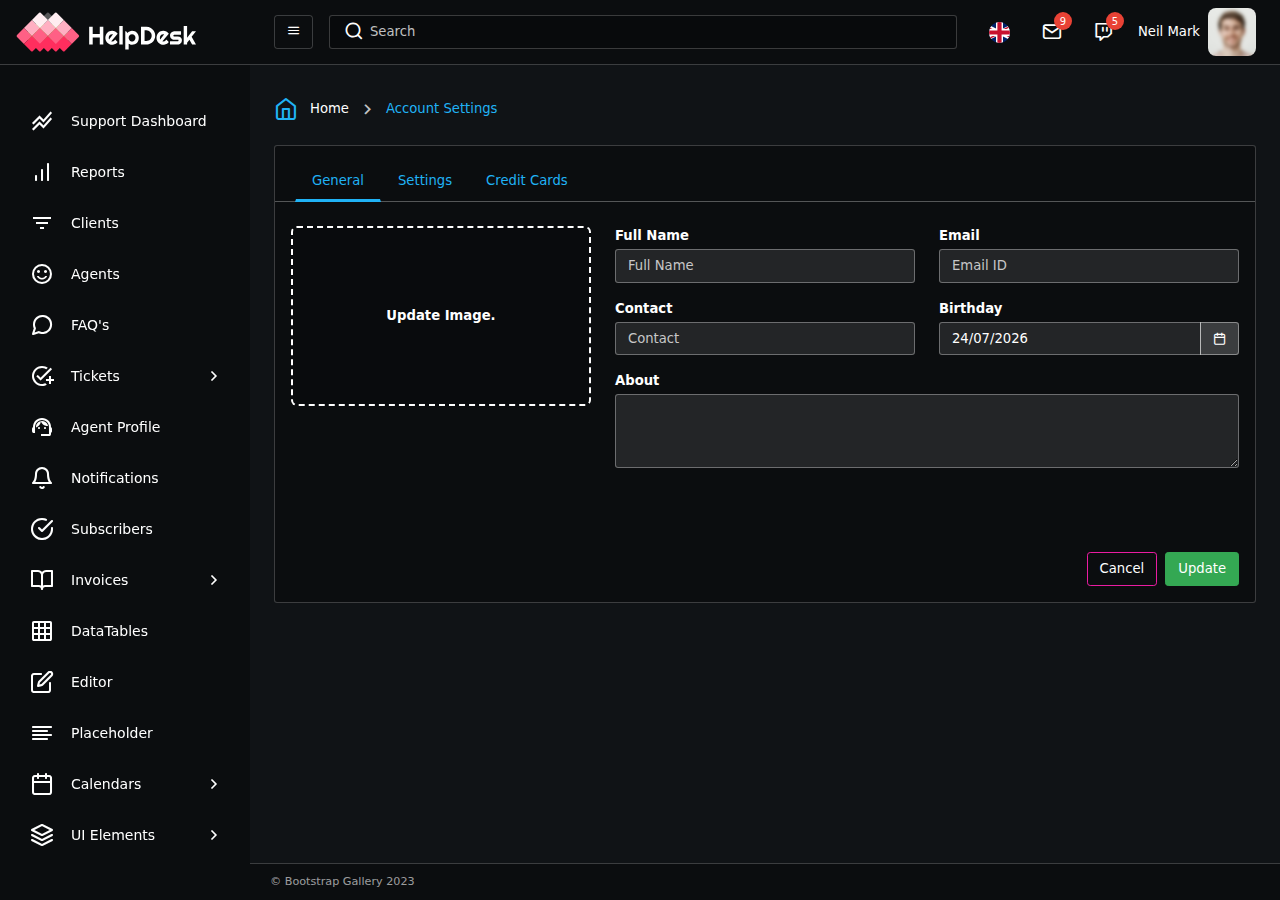
<file: design/account-settings.html>
<!DOCTYPE html>
<html lang="en">

	<head>
		<meta charset="utf-8" />
		<meta name="viewport" content="width=device-width, initial-scale=1" />
		<title>Bootstrap Gallery - Oxfin HelpDesk Admin Dashboard</title>

		<!-- Meta -->
		<meta name="description" content="Marketplace for Bootstrap Admin Dashboards" />
		<meta name="author" content="Bootstrap Gallery" />
		<link rel="shortcut icon" href="assets/images/favicon.svg" />

		<!-- *************
			************ CSS Files *************
		************* -->
		<!-- Icomoon Font Icons css -->
		<link rel="stylesheet" href="assets/fonts/icomoon/style.css" />

		<!-- Main CSS -->
		<link rel="stylesheet" href="assets/css/main.min.css" />

		<!-- *************
			************ Vendor Css Files *************
		************ -->

		<!-- Scrollbar CSS -->
		<link rel="stylesheet" href="assets/vendor/overlay-scroll/OverlayScrollbars.min.css" />

		<!-- Date Range CSS -->
		<link rel="stylesheet" href="assets/vendor/daterange/daterange.css" />

		<!-- Dropzone CSS -->
		<link rel="stylesheet" href="assets/vendor/dropzone/dropzone.min.css" />
	</head>

	<body>
		<!-- Page wrapper start -->
		<div class="page-wrapper">

			<!-- Main container start -->
			<div class="main-container">

				<!-- Sidebar wrapper start -->
				<nav id="sidebar" class="sidebar-wrapper">

					<!-- App brand starts -->
					<div class="app-brand px-3 py-2 d-flex align-items-center">
						<a href="index.html">
							<img src="assets/images/logo.svg" class="logo" alt="Bootstrap Gallery" />
						</a>
					</div>
					<!-- App brand ends -->

					<!-- Sidebar menu starts -->
					<div class="sidebarMenuScroll">
						<ul class="sidebar-menu">
							<li>
								<a href="index.html">
									<i class="icon-stacked_line_chart"></i>
									<span class="menu-text">Support Dashboard</span>
								</a>
							</li>
							<li>
								<a href="reports.html">
									<i class="icon-bar-chart"></i>
									<span class="menu-text">Reports</span>
								</a>
							</li>
							<li>
								<a href="clients.html">
									<i class="icon-filter_list"></i>
									<span class="menu-text">Clients</span>
								</a>
							</li>
							<li>
								<a href="agents.html">
									<i class="icon-sentiment_satisfied_alt"></i>
									<span class="menu-text">Agents</span>
								</a>
							</li>
							<li>
								<a href="faq.html">
									<i class="icon-message-circle"></i>
									<span class="menu-text">FAQ's</span>
								</a>
							</li>
							<li class="treeview">
								<a href="#!">
									<i class="icon-add_task"></i>
									<span class="menu-text">Tickets</span>
								</a>
								<ul class="treeview-menu">
									<li>
										<a href="create-ticket.html">Create Ticket</a>
									</li>
									<li>
										<a href="all-tickets.html">All Tickets</a>
									</li>
									<li>
										<a href="assigned-tickets.html">Assigned Tickets</a>
									</li>
									<li>
										<a href="my-tickets.html">My Tickets</a>
									</li>
									<li>
										<a href="open-tickets.html">Open Tickets</a>
									</li>
									<li>
										<a href="pending-tickets.html">Pending Tickets</a>
									</li>
									<li>
										<a href="closed-tickets.html">Closed Tickets</a>
									</li>
									<li>
										<a href="solved-tickets.html">Solved Tickets</a>
									</li>
								</ul>
							</li>
							<li>
								<a href="agent-profile.html">
									<i class="icon-support_agent"></i>
									<span class="menu-text">Agent Profile</span>
								</a>
							</li>
							<li>
								<a href="notifications.html">
									<i class="icon-bell"></i>
									<span class="menu-text">Notifications</span>
								</a>
							</li>
							<li>
								<a href="subscribers.html">
									<i class="icon-check-circle"></i>
									<span class="menu-text">Subscribers</span>
								</a>
							</li>
							<li class="treeview">
								<a href="#!">
									<i class="icon-book-open"></i>
									<span class="menu-text">Invoices</span>
								</a>
								<ul class="treeview-menu">
									<li>
										<a href="client-list.html">Client List</a>
									</li>
									<li>
										<a href="invoice-list.html">Invoice List</a>
									</li>
									<li>
										<a href="invoice.html">Invoice Details</a>
									</li>
									<li>
										<a href="create-invoice.html">Create Invoice</a>
									</li>
								</ul>
							</li>
							<li>
								<a href="datatables.html">
									<i class="icon-grid_on"></i>
									<span class="menu-text">DataTables</span>
								</a>
							</li>
							<li>
								<a href="editor.html">
									<i class="icon-edit"></i>
									<span class="menu-text">Editor</span>
								</a>
							</li>
							<li>
								<a href="placeholder.html">
									<i class="icon-align-left"></i>
									<span class="menu-text">Placeholder</span>
								</a>
							</li>
							<li class="treeview">
								<a href="#!">
									<i class="icon-calendar"></i>
									<span class="menu-text">Calendars</span>
								</a>
								<ul class="treeview-menu">
									<li>
										<a href="calendar.html">Daygrid View</a>
									</li>
									<li>
										<a href="calendar-external-draggable.html">External Draggable</a>
									</li>
									<li>
										<a href="calendar-google.html">Google Calendar</a>
									</li>
									<li>
										<a href="calendar-list-view.html">List View</a>
									</li>
									<li>
										<a href="calendar-selectable.html">Selectable</a>
									</li>
								</ul>
							</li>
							<li class="treeview">
								<a href="#!">
									<i class="icon-layers"></i>
									<span class="menu-text">UI Elements</span>
								</a>
								<ul class="treeview-menu">
									<li>
										<a href="accordions.html">Accordions</a>
									</li>
									<li>
										<a href="alerts.html">Alerts</a>
									</li>
									<li>
										<a href="buttons.html">Buttons</a>
									</li>
									<li>
										<a href="badges.html">Badges</a>
									</li>
									<li>
										<a href="cards.html">Cards</a>
									</li>
									<li>
										<a href="custom-cards.html">Custom Cards</a>
									</li>
									<li>
										<a href="carousel.html">Carousel</a>
									</li>
									<li>
										<a href="icons.html">Icons</a>
									</li>
									<li>
										<a href="list-items.html">List Items</a>
									</li>
									<li>
										<a href="modals.html">Modals</a>
									</li>
									<li>
										<a href="progress.html">Progress Bars</a>
									</li>
									<li>
										<a href="popovers.html">Popovers</a>
									</li>
									<li>
										<a href="tabs.html">Tabs</a>
									</li>
									<li>
										<a href="tooltips.html">Tooltips</a>
									</li>
									<li>
										<a href="typography.html">Typography</a>
									</li>
								</ul>
							</li>
							<li class="treeview">
								<a href="#!">
									<i class="icon-layout"></i>
									<span class="menu-text">Forms</span>
								</a>
								<ul class="treeview-menu">
									<li>
										<a href="form-inputs.html">Basic Form Inputs</a>
									</li>
									<li>
										<a href="form-checkbox-radio.html">Checkbox &amp; Radio</a>
									</li>
									<li>
										<a href="form-file-input.html">File Input</a>
									</li>
									<li>
										<a href="form-validations.html">Validations</a>
									</li>
									<li>
										<a href="date-time-pickers.html">Date Time Pickers</a>
									</li>
									<li>
										<a href="form-layouts.html">Form Layouts</a>
									</li>
								</ul>
							</li>
							<li>
								<a href="starter-page.html">
									<i class="icon-padding"></i>
									<span class="menu-text">Starter Page</span>
								</a>
							</li>
							<li>
								<a href="tables.html">
									<i class="icon-grid"></i>
									<span class="menu-text">Tables</span>
								</a>
							</li>
							<li class="treeview">
								<a href="#!">
									<i class="icon-map"></i>
									<span class="menu-text">Graphs & Maps</span>
								</a>
								<ul class="treeview-menu">
									<li>
										<a href="apex.html">Apex</a>
									</li>
									<li>
										<a href="morris.html">Morris</a>
									</li>
									<li>
										<a href="maps.html">Maps</a>
									</li>
								</ul>
							</li>
							<li class="treeview">
								<a href="#!">
									<i class="icon-lock"></i>
									<span class="menu-text">Authentication</span>
								</a>
								<ul class="treeview-menu">
									<li>
										<a href="login.html">Login</a>
									</li>
									<li>
										<a href="signup.html">Signup</a>
									</li>
									<li>
										<a href="forgot-password.html">Forgot Password</a>
									</li>
									<li>
										<a href="page-not-found.html">Page Not Found</a>
									</li>
									<li>
										<a href="maintenance.html">Maintenance</a>
									</li>
								</ul>
							</li>
							<li class="treeview">
								<a href="#!">
									<i class="icon-notes"></i>
									<span class="menu-text">Multi Level</span>
								</a>
								<ul class="treeview-menu">
									<li>
										<a href="#!">Level One Link</a>
									</li>
									<li>
										<a href="#!">
											Level One Menu
											<i class="icon-arrow_forward_ios"></i>
										</a>
										<ul class="treeview-menu">
											<li>
												<a href="#!">Level Two Link</a>
											</li>
											<li>
												<a href="#!">Level Two Menu
													<i class="icon-arrow_forward_ios"></i>
												</a>
												<ul class="treeview-menu">
													<li>
														<a href="#!">Level Three Link</a>
													</li>
													<li>
														<a href="#!">Level Three Link</a>
													</li>
												</ul>
											</li>
										</ul>
									</li>
									<li>
										<a href="#!">Level One Link</a>
									</li>
								</ul>
							</li>
						</ul>
					</div>
					<!-- Sidebar menu ends -->

				</nav>
				<!-- Sidebar wrapper end -->

				<!-- App container starts -->
				<div class="app-container">

					<!-- App header starts -->
					<div class="app-header d-flex align-items-center">

						<!-- Toggle buttons start -->
						<div class="d-flex">
							<button class="btn btn-outline-light toggle-sidebar" id="toggle-sidebar">
								<i class="icon-menu"></i>
							</button>
							<button class="btn btn-outline-light pin-sidebar" id="pin-sidebar">
								<i class="icon-menu"></i>
							</button>
						</div>
						<!-- Toggle buttons end -->

						<!-- Search container start -->
						<div class="search-container d-sm-block d-none mx-3">
							<input type="text" class="form-control" placeholder="Search" />
							<i class="icon-search"></i>
						</div>
						<!-- Search container end -->

						<!-- App header actions start -->
						<div class="header-actions">
							<div class="dropdown">
								<a class="dropdown-toggle d-flex p-3 position-relative" href="#!" role="button"
									data-bs-toggle="dropdown" aria-expanded="false">
									<img src="assets/images/flags/1x1/gb.svg" class="flag-img" alt="Great Britain" />
								</a>
								<div class="dropdown-menu dropdown-menu-end shadow-sm dropdown-menu-mini">
									<div class="country-container">
										<a href="index.html" class="py-2">
											<img src="assets/images/flags/1x1/us.svg" alt="USA" />
										</a>
										<a href="index.html" class="py-2">
											<img src="assets/images/flags/1x1/in.svg" alt="India" />
										</a>
										<a href="index.html" class="py-2">
											<img src="assets/images/flags/1x1/br.svg" alt="Brazil" />
										</a>
										<a href="index.html" class="py-2">
											<img src="assets/images/flags/1x1/tr.svg" alt="Turkey" />
										</a>
										<a href="index.html" class="py-2">
											<img src="assets/images/flags/1x1/id.svg" alt="Indonesia" />
										</a>
									</div>
								</div>
							</div>
							<div class="dropdown">
								<a class="dropdown-toggle d-flex p-3 position-relative" href="#!" role="button"
									data-bs-toggle="dropdown" aria-expanded="false">
									<i class="icon-mail fs-4 lh-1"></i>
									<span class="count rounded-circle bg-danger">9</span>
								</a>
								<div class="dropdown-menu dropdown-menu-end dropdown-menu-md shadow-sm">
									<h5 class="fw-semibold px-3 py-2 m-0">Messages</h5>
									<a href="javascript:void(0)" class="dropdown-item">
										<div class="d-flex align-items-start py-2">
											<div class="p-3 bg-danger rounded-circle me-3">MS</div>
											<div class="m-0">
												<h6 class="mb-1 fw-semibold">Moory Sammy</h6>
												<p class="mb-1">Sent a mail.</p>
												<p class="small m-0 opacity-50">3 Mins Ago</p>
											</div>
										</div>
									</a>
									<a href="javascript:void(0)" class="dropdown-item">
										<div class="d-flex align-items-start py-2">
											<div class="p-3 bg-primary rounded-circle me-3">KY</div>
											<div class="m-0">
												<h6 class="mb-1 fw-semibold">Kyle Yomaha</h6>
												<p class="mb-1">Need support.</p>
												<p class="small m-0 opacity-50">5 Mins Ago</p>
											</div>
										</div>
									</a>
									<a href="javascript:void(0)" class="dropdown-item">
										<div class="d-flex align-items-start py-2">
											<div class="p-3 bg-success rounded-circle me-3">SB</div>
											<div class="m-0">
												<h6 class="mb-1 fw-semibold">Srinu Basava</h6>
												<p class="mb-1">Purchased a NotePad.</p>
												<p class="small m-0 opacity-50">7 Mins Ago</p>
											</div>
										</div>
									</a>
									<div class="d-grid p-3 border-top">
										<a href="javascript:void(0)" class="btn btn-outline-primary">View all</a>
									</div>
								</div>
							</div>
							<div class="dropdown">
								<a class="dropdown-toggle d-flex p-3 position-relative" href="#!" role="button"
									data-bs-toggle="dropdown" aria-expanded="false">
									<i class="icon-twitch fs-4 lh-1"></i>
									<span class="count rounded-circle bg-danger">5</span>
								</a>
								<div class="dropdown-menu dropdown-menu-end dropdown-menu-md shadow-sm">
									<h5 class="fw-semibold px-3 py-2 m-0">Notifications</h5>
									<a href="javascript:void(0)" class="dropdown-item">
										<div class="d-flex align-items-start py-2">
											<img src="assets/images/user.png" class="img-3x me-3 rounded-3" alt="Admin Themes" />
											<div class="m-0">
												<h6 class="mb-1 fw-semibold">Sophie Michiels</h6>
												<p class="mb-1">Membership has been ended.</p>
												<p class="small m-0 opacity-50">Oct 20, 07:30pm</p>
											</div>
										</div>
									</a>
									<a href="javascript:void(0)" class="dropdown-item">
										<div class="d-flex align-items-start py-2">
											<img src="assets/images/user2.png" class="img-3x me-3 rounded-3" alt="Admin Theme" />
											<div class="m-0">
												<h6 class="mb-1 fw-semibold">Sophie Michiels</h6>
												<p class="mb-1">Congratulate, James for new job.</p>
												<p class="small m-0 opacity-50">Oct 24, 08:00pm</p>
											</div>
										</div>
									</a>
									<a href="javascript:void(0)" class="dropdown-item">
										<div class="d-flex align-items-start py-2">
											<img src="assets/images/user1.png" class="img-3x me-3 rounded-3" alt="Admin Theme" />
											<div class="m-0">
												<h6 class="mb-1 fw-semibold">Sophie Michiels</h6>
												<p class="mb-1">Lewis added new schedule release.</p>
												<p class="small m-0 opacity-50">Oct 28, 09:30pm</p>
											</div>
										</div>
									</a>
									<div class="d-grid p-3 border-top">
										<a href="javascript:void(0)" class="btn btn-outline-primary">View all</a>
									</div>
								</div>
							</div>
							<div class="dropdown ms-2">
								<a class="dropdown-toggle d-flex align-items-center user-settings" href="#!" role="button"
									data-bs-toggle="dropdown" aria-expanded="false">
									<span>Neil Mark</span>
									<img src="assets/images/user3.png" class="img-3x m-2 me-0 rounded-3" alt="Bootstrap Gallery" />
								</a>
								<div class="dropdown-menu dropdown-menu-end dropdown-menu-sm shadow-sm gap-3">
									<a class="dropdown-item d-flex align-items-center py-2" href="profile.html"><i
											class="icon-gitlab fs-4 me-3"></i>User Profile</a>
									<a class="dropdown-item d-flex align-items-center py-2" href="account-settings.html"><i
											class="icon-settings fs-4 me-3"></i>Account Settings</a>
									<a class="dropdown-item d-flex align-items-center py-2" href="login.html"><i
											class="icon-log-out fs-4 me-3"></i>Logout</a>
								</div>
							</div>
						</div>
						<!-- App header actions end -->

					</div>
					<!-- App header ends -->

					<!-- App body starts -->
					<div class="app-body">

						<!-- Container starts -->
						<div class="container-fluid">

							<!-- Row start -->
							<div class="row">
								<div class="col-12 col-xl-6">

									<!-- Breadcrumb start -->
									<ol class="breadcrumb d-none d-lg-flex mb-4">
										<li class="breadcrumb-item">
											<i class="icon-home lh-1"></i>
											<a href="index.html" class="text-decoration-none">Home</a>
										</li>
										<li class="breadcrumb-item text-primary">
											Account Settings
										</li>
									</ol>
									<!-- Breadcrumb end -->

								</div>
							</div>
							<!-- Row end -->

							<!-- Row start -->
							<div class="row gx-3">
								<div class="col-xxl-12">
									<div class="card mb-3">
										<div class="card-body">
											<div class="custom-tabs-container">
												<ul class="nav nav-tabs" id="customTab2" role="tablist">
													<li class="nav-item" role="presentation">
														<a class="nav-link active" id="tab-oneA" data-bs-toggle="tab" href="#oneA" role="tab"
															aria-controls="oneA" aria-selected="true">General</a>
													</li>
													<li class="nav-item" role="presentation">
														<a class="nav-link" id="tab-twoA" data-bs-toggle="tab" href="#twoA" role="tab"
															aria-controls="twoA" aria-selected="false">Settings</a>
													</li>
													<li class="nav-item" role="presentation">
														<a class="nav-link" id="tab-threeA" data-bs-toggle="tab" href="#threeA" role="tab"
															aria-controls="threeA" aria-selected="false">Credit Cards</a>
													</li>
												</ul>
												<div class="tab-content h-350">
													<div class="tab-pane fade show active" id="oneA" role="tabpanel">
														<!-- Row start -->
														<div class="row">
															<div class="col-sm-4 col-12">
																<div id="update-profile" class="mb-3">
																	<form action="/upload" class="dropzone sm needsclick dz-clickable"
																		id="update-profile-pic">
																		<div class="dz-message needsclick">
																			<button type="button" class="dz-button">
																				Update Image.
																			</button>
																		</div>
																	</form>
																</div>
															</div>
															<div class="col-xl-8 col-lg-8 col-md-8 col-sm-8 col-12">
																<div class="row">
																	<div class="col-6">
																		<!-- Form Field Start -->
																		<div class="mb-3">
																			<label for="fullName" class="form-label">Full Name</label>
																			<input type="text" class="form-control" id="fullName" placeholder="Full Name" />
																		</div>

																		<!-- Form Field Start -->
																		<div class="mb-3">
																			<label for="contactNumber" class="form-label">Contact</label>
																			<input type="text" class="form-control" id="contactNumber"
																				placeholder="Contact" />
																		</div>
																	</div>
																	<div class="col-6">
																		<!-- Form Field Start -->
																		<div class="mb-3">
																			<label for="emailId" class="form-label">Email</label>
																			<input type="email" class="form-control" id="emailId" placeholder="Email ID" />
																		</div>

																		<!-- Form Field Start -->
																		<div class="mb-3">
																			<label for="birthDay" class="form-label">Birthday</label>
																			<div class="input-group">
																				<input type="text" class="form-control datepicker-opens-left" id="birthDay"
																					placeholder="DD/MM/YYYY" />
																				<span class="input-group-text">
																					<i class="icon-calendar"></i>
																				</span>
																			</div>
																		</div>
																	</div>
																	<div class="col-12">
																		<!-- Form Field Start -->
																		<div class="mb-3">
																			<label class="form-label">About</label>
																			<textarea class="form-control" rows="3"></textarea>
																		</div>
																	</div>
																</div>
															</div>
														</div>
														<!-- Row end -->
													</div>
													<div class="tab-pane fade" id="twoA" role="tabpanel">
														<div class="card-body">
															<!-- Row start -->
															<div class="row">
																<div class="col-xxl-6 col-xl-6 col-lg-6 col-md-6 col-sm-6 xol-12">
																	<!-- Card start -->
																	<div class="card">
																		<div class="card-body">
																			<ul class="list-group">
																				<li class="list-group-item d-flex justify-content-between align-items-center">
																					Show desktop notifications
																					<div class="form-check form-switch m-0">
																						<input class="form-check-input" type="checkbox" role="switch"
																							id="switchOne" />
																					</div>
																				</li>
																				<li class="list-group-item d-flex justify-content-between align-items-center">
																					Show email notifications
																					<div class="form-check form-switch m-0">
																						<input class="form-check-input" type="checkbox" role="switch" id="switchTwo"
																							checked />
																					</div>
																				</li>
																				<li class="list-group-item d-flex justify-content-between align-items-center">
																					Show chat notifications
																					<div class="form-check form-switch m-0">
																						<input class="form-check-input" type="checkbox" role="switch"
																							id="switchThree" />
																					</div>
																				</li>
																			</ul>
																		</div>
																	</div>
																	<!-- Card end -->
																</div>
																<div class="col-xxl-6 col-xl-6 col-lg-6 col-md-6 col-sm-6 xol-12">
																	<!-- Card start -->
																	<div class="card">
																		<div class="card-body">
																			<ul class="list-group">
																				<li class="list-group-item d-flex justify-content-between align-items-center">
																					Show purchase history
																					<div class="form-check form-switch m-0">
																						<input class="form-check-input" type="checkbox" role="switch"
																							id="switchFour" />
																					</div>
																				</li>
																				<li class="list-group-item d-flex justify-content-between align-items-center">
																					Show orders
																					<div class="form-check form-switch m-0">
																						<input class="form-check-input" type="checkbox" role="switch"
																							id="switchFive" />
																					</div>
																				</li>
																				<li class="list-group-item d-flex justify-content-between align-items-center">
																					Show alerts
																					<div class="form-check form-switch m-0">
																						<input class="form-check-input" type="checkbox" role="switch"
																							id="switchSix" />
																					</div>
																				</li>
																			</ul>
																		</div>
																	</div>
																	<!-- Card end -->
																</div>
															</div>
															<!-- Row end -->
														</div>
													</div>
													<div class="tab-pane fade" id="threeA" role="tabpanel">
														<!-- Row start -->
														<div class="row">
															<div class="col-12">
																<div class="table-responsive">
																	<table class="table align-middle m-0">
																		<thead>
																			<tr>
																				<th>Bank Name</th>
																				<th>Card Number</th>
																				<th>Card type</th>
																				<th>Expiry Date</th>
																				<th>Credit Balance</th>
																				<th>Actions</th>
																			</tr>
																		</thead>
																		<tbody>
																			<tr>
																				<td>Bank of America</td>
																				<td>0000 0000 0000 0000</td>
																				<td>Visa</td>
																				<td>10/10/2025</td>
																				<td>$100000</td>
																				<td>
																					<div class="form-check form-switch m-0">
																						<input class="form-check-input" type="checkbox" role="switch"
																							id="cardActive" />
																					</div>
																				</td>
																			</tr>
																			<tr>
																				<td>Citi Group</td>
																				<td>0000 0000 0000 0000</td>
																				<td>Master</td>
																				<td>02/24/2028</td>
																				<td>$150000</td>
																				<td>
																					<div class="form-check form-switch m-0">
																						<input class="form-check-input" type="checkbox" role="switch"
																							id="cardActive2" checked />
																					</div>
																				</td>
																			</tr>
																			<tr>
																				<td>Capital One</td>
																				<td>0000 0000 0000 0000</td>
																				<td>Visa</td>
																				<td>05/05/2025</td>
																				<td>$50000</td>
																				<td>
																					<div class="form-check form-switch m-0">
																						<input class="form-check-input" type="checkbox" role="switch"
																							id="cardActive3" checked />
																					</div>
																				</td>
																			</tr>
																			<tr>
																				<td>Axix</td>
																				<td>0000 0000 0000 0000</td>
																				<td>Visa</td>
																				<td>08/20/2027</td>
																				<td>$100000</td>
																				<td>
																					<div class="form-check form-switch m-0">
																						<input class="form-check-input" type="checkbox" role="switch"
																							id="cardActive4" checked />
																					</div>
																				</td>
																			</tr>
																			<tr>
																				<td>HDFC</td>
																				<td>0000 0000 0000 0000</td>
																				<td>Visa</td>
																				<td>05/08/2029</td>
																				<td>$90000</td>
																				<td>
																					<div class="form-check form-switch m-0">
																						<input class="form-check-input" type="checkbox" role="switch"
																							id="cardActive5" />
																					</div>
																				</td>
																			</tr>
																		</tbody>
																	</table>
																</div>
															</div>
														</div>
														<!-- Row end -->
													</div>
												</div>
												<div class="d-flex gap-2 justify-content-end">
													<button type="button" class="btn btn-outline-secondary">
														Cancel
													</button>
													<button type="button" class="btn btn-success">
														Update
													</button>
												</div>
											</div>
										</div>
									</div>
								</div>
							</div>
							<!-- Row end -->

						</div>
						<!-- Container ends -->

					</div>
					<!-- App body ends -->

					<!-- App footer start -->
					<div class="app-footer">
						<span>© Bootstrap Gallery 2023</span>
					</div>
					<!-- App footer end -->

				</div>
				<!-- App container ends -->

			</div>
			<!-- Main container end -->

		</div>
		<!-- Page wrapper end -->

		<!-- *************
			************ JavaScript Files *************
		************* -->
		<!-- Required jQuery first, then Bootstrap Bundle JS -->
		<script src="assets/js/jquery.min.js"></script>
		<script src="assets/js/bootstrap.bundle.min.js"></script>

		<!-- *************
			************ Vendor Js Files *************
		************* -->

		<!-- Overlay Scroll JS -->
		<script src="assets/vendor/overlay-scroll/jquery.overlayScrollbars.min.js"></script>
		<script src="assets/vendor/overlay-scroll/custom-scrollbar.js"></script>

		<!-- Moment JS -->
		<script src="assets/js/moment.min.js"></script>

		<!-- Date Range JS -->
		<script src="assets/vendor/daterange/daterange.js"></script>
		<script src="assets/vendor/daterange/custom-daterange.js"></script>

		<!-- Dropzone JS -->
		<script src="assets/vendor/dropzone/dropzone.min.js"></script>

		<!-- Custom JS files -->
		<script src="assets/js/custom.js"></script>
	</body>

</html>
</file>
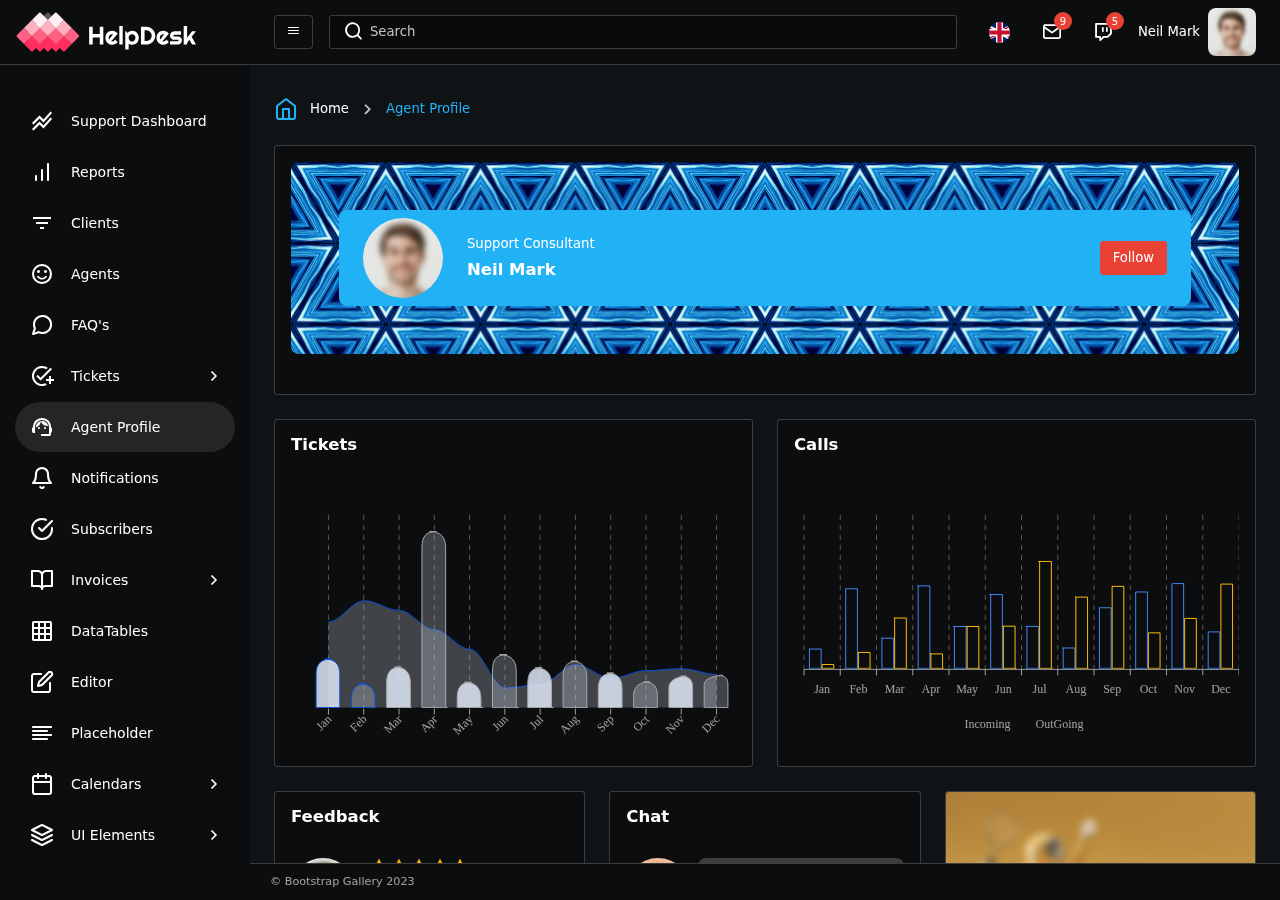
<file: design/agent-profile.html>
<!DOCTYPE html>
<html lang="en">

	<head>
		<meta charset="utf-8" />
		<meta name="viewport" content="width=device-width, initial-scale=1" />
		<title>Bootstrap Gallery - Oxfin HelpDesk Admin Dashboard</title>

		<!-- Meta -->
		<meta name="description" content="Marketplace for Bootstrap Admin Dashboards" />
		<meta name="author" content="Bootstrap Gallery" />
		<link rel="shortcut icon" href="assets/images/favicon.svg" />

		<!-- *************
			************ CSS Files *************
		************* -->
		<!-- Icomoon Font Icons css -->
		<link rel="stylesheet" href="assets/fonts/icomoon/style.css" />

		<!-- Main CSS -->
		<link rel="stylesheet" href="assets/css/main.min.css" />

		<!-- *************
			************ Vendor Css Files *************
		************ -->

		<!-- Scrollbar CSS -->
		<link rel="stylesheet" href="assets/vendor/overlay-scroll/OverlayScrollbars.min.css" />
	</head>

	<body>
		<!-- Page wrapper start -->
		<div class="page-wrapper">

			<!-- Main container start -->
			<div class="main-container">

				<!-- Sidebar wrapper start -->
				<nav id="sidebar" class="sidebar-wrapper">

					<!-- App brand starts -->
					<div class="app-brand px-3 py-2 d-flex align-items-center">
						<a href="index.html">
							<img src="assets/images/logo.svg" class="logo" alt="Bootstrap Gallery" />
						</a>
					</div>
					<!-- App brand ends -->

					<!-- Sidebar menu starts -->
					<div class="sidebarMenuScroll">
						<ul class="sidebar-menu">
							<li>
								<a href="index.html">
									<i class="icon-stacked_line_chart"></i>
									<span class="menu-text">Support Dashboard</span>
								</a>
							</li>
							<li>
								<a href="reports.html">
									<i class="icon-bar-chart"></i>
									<span class="menu-text">Reports</span>
								</a>
							</li>
							<li>
								<a href="clients.html">
									<i class="icon-filter_list"></i>
									<span class="menu-text">Clients</span>
								</a>
							</li>
							<li>
								<a href="agents.html">
									<i class="icon-sentiment_satisfied_alt"></i>
									<span class="menu-text">Agents</span>
								</a>
							</li>
							<li>
								<a href="faq.html">
									<i class="icon-message-circle"></i>
									<span class="menu-text">FAQ's</span>
								</a>
							</li>
							<li class="treeview">
								<a href="#!">
									<i class="icon-add_task"></i>
									<span class="menu-text">Tickets</span>
								</a>
								<ul class="treeview-menu">
									<li>
										<a href="create-ticket.html">Create Ticket</a>
									</li>
									<li>
										<a href="all-tickets.html">All Tickets</a>
									</li>
									<li>
										<a href="assigned-tickets.html">Assigned Tickets</a>
									</li>
									<li>
										<a href="my-tickets.html">My Tickets</a>
									</li>
									<li>
										<a href="open-tickets.html">Open Tickets</a>
									</li>
									<li>
										<a href="pending-tickets.html">Pending Tickets</a>
									</li>
									<li>
										<a href="closed-tickets.html">Closed Tickets</a>
									</li>
									<li>
										<a href="solved-tickets.html">Solved Tickets</a>
									</li>
								</ul>
							</li>
							<li class="active current-page">
								<a href="agent-profile.html">
									<i class="icon-support_agent"></i>
									<span class="menu-text">Agent Profile</span>
								</a>
							</li>
							<li>
								<a href="notifications.html">
									<i class="icon-bell"></i>
									<span class="menu-text">Notifications</span>
								</a>
							</li>
							<li>
								<a href="subscribers.html">
									<i class="icon-check-circle"></i>
									<span class="menu-text">Subscribers</span>
								</a>
							</li>
							<li class="treeview">
								<a href="#!">
									<i class="icon-book-open"></i>
									<span class="menu-text">Invoices</span>
								</a>
								<ul class="treeview-menu">
									<li>
										<a href="client-list.html">Client List</a>
									</li>
									<li>
										<a href="invoice-list.html">Invoice List</a>
									</li>
									<li>
										<a href="invoice.html">Invoice Details</a>
									</li>
									<li>
										<a href="create-invoice.html">Create Invoice</a>
									</li>
								</ul>
							</li>
							<li>
								<a href="datatables.html">
									<i class="icon-grid_on"></i>
									<span class="menu-text">DataTables</span>
								</a>
							</li>
							<li>
								<a href="editor.html">
									<i class="icon-edit"></i>
									<span class="menu-text">Editor</span>
								</a>
							</li>
							<li>
								<a href="placeholder.html">
									<i class="icon-align-left"></i>
									<span class="menu-text">Placeholder</span>
								</a>
							</li>
							<li class="treeview">
								<a href="#!">
									<i class="icon-calendar"></i>
									<span class="menu-text">Calendars</span>
								</a>
								<ul class="treeview-menu">
									<li>
										<a href="calendar.html">Daygrid View</a>
									</li>
									<li>
										<a href="calendar-external-draggable.html">External Draggable</a>
									</li>
									<li>
										<a href="calendar-google.html">Google Calendar</a>
									</li>
									<li>
										<a href="calendar-list-view.html">List View</a>
									</li>
									<li>
										<a href="calendar-selectable.html">Selectable</a>
									</li>
								</ul>
							</li>
							<li class="treeview">
								<a href="#!">
									<i class="icon-layers"></i>
									<span class="menu-text">UI Elements</span>
								</a>
								<ul class="treeview-menu">
									<li>
										<a href="accordions.html">Accordions</a>
									</li>
									<li>
										<a href="alerts.html">Alerts</a>
									</li>
									<li>
										<a href="buttons.html">Buttons</a>
									</li>
									<li>
										<a href="badges.html">Badges</a>
									</li>
									<li>
										<a href="cards.html">Cards</a>
									</li>
									<li>
										<a href="custom-cards.html">Custom Cards</a>
									</li>
									<li>
										<a href="carousel.html">Carousel</a>
									</li>
									<li>
										<a href="icons.html">Icons</a>
									</li>
									<li>
										<a href="list-items.html">List Items</a>
									</li>
									<li>
										<a href="modals.html">Modals</a>
									</li>
									<li>
										<a href="progress.html">Progress Bars</a>
									</li>
									<li>
										<a href="popovers.html">Popovers</a>
									</li>
									<li>
										<a href="tabs.html">Tabs</a>
									</li>
									<li>
										<a href="tooltips.html">Tooltips</a>
									</li>
									<li>
										<a href="typography.html">Typography</a>
									</li>
								</ul>
							</li>
							<li class="treeview">
								<a href="#!">
									<i class="icon-layout"></i>
									<span class="menu-text">Forms</span>
								</a>
								<ul class="treeview-menu">
									<li>
										<a href="form-inputs.html">Basic Form Inputs</a>
									</li>
									<li>
										<a href="form-checkbox-radio.html">Checkbox &amp; Radio</a>
									</li>
									<li>
										<a href="form-file-input.html">File Input</a>
									</li>
									<li>
										<a href="form-validations.html">Validations</a>
									</li>
									<li>
										<a href="date-time-pickers.html">Date Time Pickers</a>
									</li>
									<li>
										<a href="form-layouts.html">Form Layouts</a>
									</li>
								</ul>
							</li>
							<li>
								<a href="starter-page.html">
									<i class="icon-padding"></i>
									<span class="menu-text">Starter Page</span>
								</a>
							</li>
							<li>
								<a href="tables.html">
									<i class="icon-grid"></i>
									<span class="menu-text">Tables</span>
								</a>
							</li>
							<li class="treeview">
								<a href="#!">
									<i class="icon-map"></i>
									<span class="menu-text">Graphs & Maps</span>
								</a>
								<ul class="treeview-menu">
									<li>
										<a href="apex.html">Apex</a>
									</li>
									<li>
										<a href="morris.html">Morris</a>
									</li>
									<li>
										<a href="maps.html">Maps</a>
									</li>
								</ul>
							</li>
							<li class="treeview">
								<a href="#!">
									<i class="icon-lock"></i>
									<span class="menu-text">Authentication</span>
								</a>
								<ul class="treeview-menu">
									<li>
										<a href="login.html">Login</a>
									</li>
									<li>
										<a href="signup.html">Signup</a>
									</li>
									<li>
										<a href="forgot-password.html">Forgot Password</a>
									</li>
									<li>
										<a href="page-not-found.html">Page Not Found</a>
									</li>
									<li>
										<a href="maintenance.html">Maintenance</a>
									</li>
								</ul>
							</li>
							<li class="treeview">
								<a href="#!">
									<i class="icon-notes"></i>
									<span class="menu-text">Multi Level</span>
								</a>
								<ul class="treeview-menu">
									<li>
										<a href="#!">Level One Link</a>
									</li>
									<li>
										<a href="#!">
											Level One Menu
											<i class="icon-arrow_forward_ios"></i>
										</a>
										<ul class="treeview-menu">
											<li>
												<a href="#!">Level Two Link</a>
											</li>
											<li>
												<a href="#!">Level Two Menu
													<i class="icon-arrow_forward_ios"></i>
												</a>
												<ul class="treeview-menu">
													<li>
														<a href="#!">Level Three Link</a>
													</li>
													<li>
														<a href="#!">Level Three Link</a>
													</li>
												</ul>
											</li>
										</ul>
									</li>
									<li>
										<a href="#!">Level One Link</a>
									</li>
								</ul>
							</li>
						</ul>
					</div>
					<!-- Sidebar menu ends -->

				</nav>
				<!-- Sidebar wrapper end -->

				<!-- App container starts -->
				<div class="app-container">

					<!-- App header starts -->
					<div class="app-header d-flex align-items-center">

						<!-- Toggle buttons start -->
						<div class="d-flex">
							<button class="btn btn-outline-light toggle-sidebar" id="toggle-sidebar">
								<i class="icon-menu"></i>
							</button>
							<button class="btn btn-outline-light pin-sidebar" id="pin-sidebar">
								<i class="icon-menu"></i>
							</button>
						</div>
						<!-- Toggle buttons end -->

						<!-- Search container start -->
						<div class="search-container d-sm-block d-none mx-3">
							<input type="text" class="form-control" placeholder="Search" />
							<i class="icon-search"></i>
						</div>
						<!-- Search container end -->

						<!-- App header actions start -->
						<div class="header-actions">
							<div class="dropdown">
								<a class="dropdown-toggle d-flex p-3 position-relative" href="#!" role="button"
									data-bs-toggle="dropdown" aria-expanded="false">
									<img src="assets/images/flags/1x1/gb.svg" class="flag-img" alt="Great Britain" />
								</a>
								<div class="dropdown-menu dropdown-menu-end shadow-sm dropdown-menu-mini">
									<div class="country-container">
										<a href="index.html" class="py-2">
											<img src="assets/images/flags/1x1/us.svg" alt="USA" />
										</a>
										<a href="index.html" class="py-2">
											<img src="assets/images/flags/1x1/in.svg" alt="India" />
										</a>
										<a href="index.html" class="py-2">
											<img src="assets/images/flags/1x1/br.svg" alt="Brazil" />
										</a>
										<a href="index.html" class="py-2">
											<img src="assets/images/flags/1x1/tr.svg" alt="Turkey" />
										</a>
										<a href="index.html" class="py-2">
											<img src="assets/images/flags/1x1/id.svg" alt="Indonesia" />
										</a>
									</div>
								</div>
							</div>
							<div class="dropdown">
								<a class="dropdown-toggle d-flex p-3 position-relative" href="#!" role="button"
									data-bs-toggle="dropdown" aria-expanded="false">
									<i class="icon-mail fs-4 lh-1"></i>
									<span class="count rounded-circle bg-danger">9</span>
								</a>
								<div class="dropdown-menu dropdown-menu-end dropdown-menu-md shadow-sm">
									<h5 class="fw-semibold px-3 py-2 m-0">Messages</h5>
									<a href="javascript:void(0)" class="dropdown-item">
										<div class="d-flex align-items-start py-2">
											<div class="p-3 bg-danger rounded-circle me-3">MS</div>
											<div class="m-0">
												<h6 class="mb-1 fw-semibold">Moory Sammy</h6>
												<p class="mb-1">Sent a mail.</p>
												<p class="small m-0 opacity-50">3 Mins Ago</p>
											</div>
										</div>
									</a>
									<a href="javascript:void(0)" class="dropdown-item">
										<div class="d-flex align-items-start py-2">
											<div class="p-3 bg-primary rounded-circle me-3">KY</div>
											<div class="m-0">
												<h6 class="mb-1 fw-semibold">Kyle Yomaha</h6>
												<p class="mb-1">Need support.</p>
												<p class="small m-0 opacity-50">5 Mins Ago</p>
											</div>
										</div>
									</a>
									<a href="javascript:void(0)" class="dropdown-item">
										<div class="d-flex align-items-start py-2">
											<div class="p-3 bg-success rounded-circle me-3">SB</div>
											<div class="m-0">
												<h6 class="mb-1 fw-semibold">Srinu Basava</h6>
												<p class="mb-1">Purchased a NotePad.</p>
												<p class="small m-0 opacity-50">7 Mins Ago</p>
											</div>
										</div>
									</a>
									<div class="d-grid p-3 border-top">
										<a href="javascript:void(0)" class="btn btn-outline-primary">View all</a>
									</div>
								</div>
							</div>
							<div class="dropdown">
								<a class="dropdown-toggle d-flex p-3 position-relative" href="#!" role="button"
									data-bs-toggle="dropdown" aria-expanded="false">
									<i class="icon-twitch fs-4 lh-1"></i>
									<span class="count rounded-circle bg-danger">5</span>
								</a>
								<div class="dropdown-menu dropdown-menu-end dropdown-menu-md shadow-sm">
									<h5 class="fw-semibold px-3 py-2 m-0">Notifications</h5>
									<a href="javascript:void(0)" class="dropdown-item">
										<div class="d-flex align-items-start py-2">
											<img src="assets/images/user.png" class="img-3x me-3 rounded-3" alt="Admin Themes" />
											<div class="m-0">
												<h6 class="mb-1 fw-semibold">Sophie Michiels</h6>
												<p class="mb-1">Membership has been ended.</p>
												<p class="small m-0 opacity-50">Oct 20, 07:30pm</p>
											</div>
										</div>
									</a>
									<a href="javascript:void(0)" class="dropdown-item">
										<div class="d-flex align-items-start py-2">
											<img src="assets/images/user2.png" class="img-3x me-3 rounded-3" alt="Admin Theme" />
											<div class="m-0">
												<h6 class="mb-1 fw-semibold">Sophie Michiels</h6>
												<p class="mb-1">Congratulate, James for new job.</p>
												<p class="small m-0 opacity-50">Oct 24, 08:00pm</p>
											</div>
										</div>
									</a>
									<a href="javascript:void(0)" class="dropdown-item">
										<div class="d-flex align-items-start py-2">
											<img src="assets/images/user1.png" class="img-3x me-3 rounded-3" alt="Admin Theme" />
											<div class="m-0">
												<h6 class="mb-1 fw-semibold">Sophie Michiels</h6>
												<p class="mb-1">Lewis added new schedule release.</p>
												<p class="small m-0 opacity-50">Oct 28, 09:30pm</p>
											</div>
										</div>
									</a>
									<div class="d-grid p-3 border-top">
										<a href="javascript:void(0)" class="btn btn-outline-primary">View all</a>
									</div>
								</div>
							</div>
							<div class="dropdown ms-2">
								<a class="dropdown-toggle d-flex align-items-center user-settings" href="#!" role="button"
									data-bs-toggle="dropdown" aria-expanded="false">
									<span>Neil Mark</span>
									<img src="assets/images/user3.png" class="img-3x m-2 me-0 rounded-3" alt="Bootstrap Gallery" />
								</a>
								<div class="dropdown-menu dropdown-menu-end dropdown-menu-sm shadow-sm gap-3">
									<a class="dropdown-item d-flex align-items-center py-2" href="profile.html"><i
											class="icon-gitlab fs-4 me-3"></i>User Profile</a>
									<a class="dropdown-item d-flex align-items-center py-2" href="account-settings.html"><i
											class="icon-settings fs-4 me-3"></i>Account Settings</a>
									<a class="dropdown-item d-flex align-items-center py-2" href="login.html"><i
											class="icon-log-out fs-4 me-3"></i>Logout</a>
								</div>
							</div>
						</div>
						<!-- App header actions end -->

					</div>
					<!-- App header ends -->

					<!-- App body starts -->
					<div class="app-body">

						<!-- Container starts -->
						<div class="container-fluid">

							<!-- Row start -->
							<div class="row">
								<div class="col-12 col-xl-6">

									<!-- Breadcrumb start -->
									<ol class="breadcrumb d-none d-lg-flex mb-4">
										<li class="breadcrumb-item">
											<i class="icon-home lh-1"></i>
											<a href="index.html" class="text-decoration-none">Home</a>
										</li>
										<li class="breadcrumb-item text-primary">Agent Profile</li>
									</ol>
									<!-- Breadcrumb end -->

								</div>
							</div>
							<!-- Row end -->

							<!-- Row start -->
							<div class="row">
								<div class="col-12">
									<div class="card mb-4">
										<div class="card-body">
											<div class="profile-bg p-5 rounded-3 mb-4">
												<!-- Row start -->
												<div class="bg-primary px-4 p-2 rounded-3">
													<div class="row align-items-center">
														<div class="col-auto">
															<img src="assets/images/user3.png" class="img-5x rounded-circle" />
														</div>
														<div class="col text-white">
															<h6 class="">Support Consultant</h6>
															<h5 class="m-0 fw-semibold">Neil Mark</h5>
														</div>
														<div class="col-12 col-md-auto">
															<a href="#!" class="btn btn-danger"> Follow</a>
														</div>
													</div>
												</div>
												<!-- Row end -->
											</div>
										</div>
									</div>
								</div>
							</div>
							<!-- Row end -->

							<!-- Row start -->
							<div class="row">
								<div class="col-xl-6 col-sm-12 col-12">
									<div class="card mb-4">
										<div class="card-header">
											<h5 class="card-title">Tickets</h5>
										</div>
										<div class="card-body">
											<div id="ticketsGraph"></div>
										</div>
									</div>
								</div>
								<div class="col-xl-6 col-sm-12 col-12">
									<div class="card mb-4">
										<div class="card-header">
											<h5 class="card-title">Calls</h5>
										</div>
										<div class="card-body">
											<div id="callsGraph"></div>
										</div>
									</div>
								</div>
							</div>
							<!-- Row end -->

							<!-- Row start -->
							<div class="row">
								<div class="col-xl-4 col-sm-6 col-12">
									<div class="card mb-4">
										<div class="card-header">
											<h5 class="card-title">Feedback</h5>
										</div>
										<div class="card-body">
											<div class="scroll300">
												<div class="activity-container">
													<div class="d-flex mb-3">
														<div class="text-center me-3">
															<img src="assets/images/user3.png" class="img-4x rounded-circle mb-1"
																alt="Bootstrap Gallery" />
														</div>
														<div class="text-start">
															<div class="starReadOnly1 rating-stars mb-3"></div>
															<h6 class="fw-semibold mb-2">Best Support</h6>
															<p class="mb-2">
																Wow! Amazing work. Lot of features, components
																and creative layouts. SAAS dashoard looks
																awesome.
															</p>
															<p class="small">
																By,
																<span class="opacity-50">Hayasa Galleher</span>
															</p>
														</div>
													</div>
													<div class="d-flex mb-3">
														<div class="text-center me-3">
															<img src="assets/images/user4.png" class="img-4x rounded-circle mb-1"
																alt="Bootstrap Gallery" />
														</div>
														<div class="text-start">
															<div class="starReadOnly1 rating-stars mb-3"></div>
															<h6 class="fw-semibold mb-2">
																Awesome Knowledge
															</h6>
															<p class="mb-2">
																Excellent template, great, simple, gorgeous,
																also well documented!! Best admin dashboard
																sofar.
															</p>
															<p class="small">
																By,
																<span class="opacity-50">Hayasa Galleher</span>
															</p>
														</div>
													</div>
													<div class="d-flex mb-3">
														<div class="text-center me-3">
															<img src="assets/images/user1.png" class="img-4x rounded-circle mb-1"
																alt="Bootstrap Gallery" />
														</div>
														<div class="text-start">
															<div class="starReadOnly2 rating-stars mb-3"></div>
															<h6 class="fw-semibold mb-2">Best Support</h6>
															<p class="mb-2">
																Jumeirah massively increased our ability to get
																a maintainable management UI built out quickly.
																We've been extremely pleased with code quality
																and flexibility of the template, and have
																"remixed" a number of components into new views.
															</p>
															<p class="small">
																By,
																<span class="opacity-50">Hayasa Galleher</span>
															</p>
														</div>
													</div>
													<div class="d-flex mb-3">
														<div class="text-center me-3">
															<img src="assets/images/user5.png" class="img-4x rounded-circle mb-1"
																alt="Bootstrap Gallery" />
														</div>
														<div class="text-start">
															<div class="starReadOnly1 rating-stars mb-3"></div>
															<h6 class="fw-semibold mb-2">Great Support</h6>
															<p class="mb-2">
																The design is very good, there are lot of
																components inbuilt and much more. This product
																is good value for money. Congrats for the team.
															</p>
															<p class="small">
																By,
																<span class="opacity-50">Hayasa Galleher</span>
															</p>
														</div>
													</div>
													<div class="d-flex mb-3">
														<div class="text-center me-3">
															<img src="assets/images/user.png" class="img-4x rounded-circle mb-1"
																alt="Bootstrap Gallery" />
														</div>
														<div class="text-start">
															<div class="starReadOnly3 rating-stars mb-3"></div>
															<h6 class="fw-semibold mb-2">Happy</h6>
															<p class="mb-2">
																Great admin theme, was impressed by the level of
																details in the design and on the number of
																components it offers compared to any other admin
																theme.
															</p>
															<p class="small">
																By,
																<span class="opacity-50">Sayera Lee</span>
															</p>
														</div>
													</div>
												</div>
											</div>
										</div>
									</div>
								</div>
								<div class="col-xl-4 col-sm-6 col-12">
									<div class="card mb-4">
										<div class="card-header">
											<h5 class="card-title">Chat</h5>
										</div>
										<div class="card-body">
											<div class="scroll300">
												<div class="chat-container">
													<div class="d-flex flex-row align-items-start mb-3">
														<div class="text-center me-2">
															<img src="assets/images/user5.png" class="img-4x rounded-circle mb-1"
																alt="Bootstrap Gallery" />
															<small class="fw-semibold">Alisa</small>
														</div>
														<div class="text-start">
															<div class="chats-body px-3 py-2 rounded-3 mb-2">
																Explore the history of the classic Lorem Ipsum
																passage and generate.
															</div>
															<div class="small opacity-50">08:55AM</div>
														</div>
													</div>
													<div class="d-flex flex-row align-items-start mb-3">
														<div class="text-end">
															<div class="chats-body px-3 py-2 rounded-3 mb-2">
																Explore the history of the classic Lorem Ipsum
																passage and generate.
															</div>
															<div class="small opacity-50">08:56AM</div>
														</div>
														<div class="text-center ms-2">
															<img src="assets/images/user3.png" class="img-4x rounded-circle mb-1"
																alt="Bootstrap Gallery" />
															<small class="fw-semibold">You</small>
														</div>
													</div>
													<div class="d-flex flex-row align-items-start mb-3">
														<div class="text-center me-2">
															<img src="assets/images/user5.png" class="img-4x rounded-circle mb-1"
																alt="Bootstrap Gallery" />
															<small class="fw-semibold">Alisa</small>
														</div>
														<div class="text-start">
															<div class="chats-body px-3 py-2 rounded-3 mb-2">
																Explore the history of the classic Lorem Ipsum
																passage and generate.
															</div>
															<div class="small opacity-50">08:56AM</div>
														</div>
													</div>
													<div class="d-flex flex-row align-items-start mb-3">
														<div class="text-end">
															<div class="chats-body px-3 py-2 rounded-3 mb-2">
																Explore the history of the classic Lorem Ipsum
																passage and generate.
															</div>
															<div class="small opacity-50">08:57AM</div>
														</div>
														<div class="text-center ms-2">
															<img src="assets/images/user3.png" class="img-4x rounded-circle mb-1"
																alt="Bootstrap Gallery" />
															<small class="fw-semibold">You</small>
														</div>
													</div>
													<div class="d-flex flex-row align-items-start mb-3">
														<div class="text-center me-2">
															<img src="assets/images/user5.png" class="img-4x rounded-circle mb-1"
																alt="Bootstrap Gallery" />
															<small class="fw-semibold">Alisa</small>
														</div>
														<div class="text-start">
															<div class="chats-body px-3 py-2 rounded-3 mb-2">
																Explore the history of the classic Lorem Ipsum
																passage and generate.
															</div>
															<div class="small opacity-50">08:57AM</div>
														</div>
													</div>
													<div class="d-flex flex-row align-items-start mb-3">
														<div class="text-end">
															<div class="chats-body px-3 py-2 rounded-3 mb-2">
																Explore the history of the classic Lorem Ipsum
																passage and generate.
															</div>
															<div class="small opacity-50">08:58AM</div>
														</div>
														<div class="text-center ms-2">
															<img src="assets/images/user3.png" class="img-4x rounded-circle mb-1"
																alt="Bootstrap Gallery" />
															<small class="fw-semibold">You</small>
														</div>
													</div>
												</div>
											</div>
										</div>
									</div>
								</div>
								<div class="col-xl-4 col-sm-12 col-12">
									<div class="card">
										<div class="card-img">
											<img src="assets/images/products/product1.jpg" class="card-img-top img-fluid"
												alt="Admin Dashboard" />
										</div>
										<div class="card-body">
											<h6 class="fw-semibold mb-2">Bootstrap Gallery</h6>
											<p class="mb-3">
												Bootstrap Gallery specialized in designing and
												developing Admin Dashboards, Admin Panels, CRM
												Dashboards, and Bootstrap themes.
											</p>
											<div class="d-flex align-items-center">
												<img src="assets/images/user2.png" class="rounded-circle me-3 img-3x" alt="Admin Dashboards" />
												<h6 class="m-0">Ilyana Maesi</h6>
											</div>
										</div>
									</div>
								</div>
							</div>
							<!-- Row end -->

						</div>
						<!-- Container ends -->

					</div>
					<!-- App body ends -->

					<!-- App footer start -->
					<div class="app-footer">
						<span>© Bootstrap Gallery 2023</span>
					</div>
					<!-- App footer end -->

				</div>
				<!-- App container ends -->

			</div>
			<!-- Main container end -->

		</div>
		<!-- Page wrapper end -->

		<!-- *************
			************ JavaScript Files *************
		************* -->
		<!-- Required jQuery first, then Bootstrap Bundle JS -->
		<script src="assets/js/jquery.min.js"></script>
		<script src="assets/js/bootstrap.bundle.min.js"></script>

		<!-- *************
			************ Vendor Js Files *************
		************* -->

		<!-- Overlay Scroll JS -->
		<script src="assets/vendor/overlay-scroll/jquery.overlayScrollbars.min.js"></script>
		<script src="assets/vendor/overlay-scroll/custom-scrollbar.js"></script>

		<!-- Rating -->
		<script src="assets/vendor/rating/raty.js"></script>
		<script src="assets/vendor/rating/raty-custom.js"></script>

		<!-- Apex Charts -->
		<script src="assets/vendor/apex/apexcharts.min.js"></script>
		<script src="assets/vendor/apex/custom/profile/calls.js"></script>
		<script src="assets/vendor/apex/custom/profile/tickets.js"></script>

		<!-- Custom JS files -->
		<script src="assets/js/custom.js"></script>
	</body>

</html>
</file>
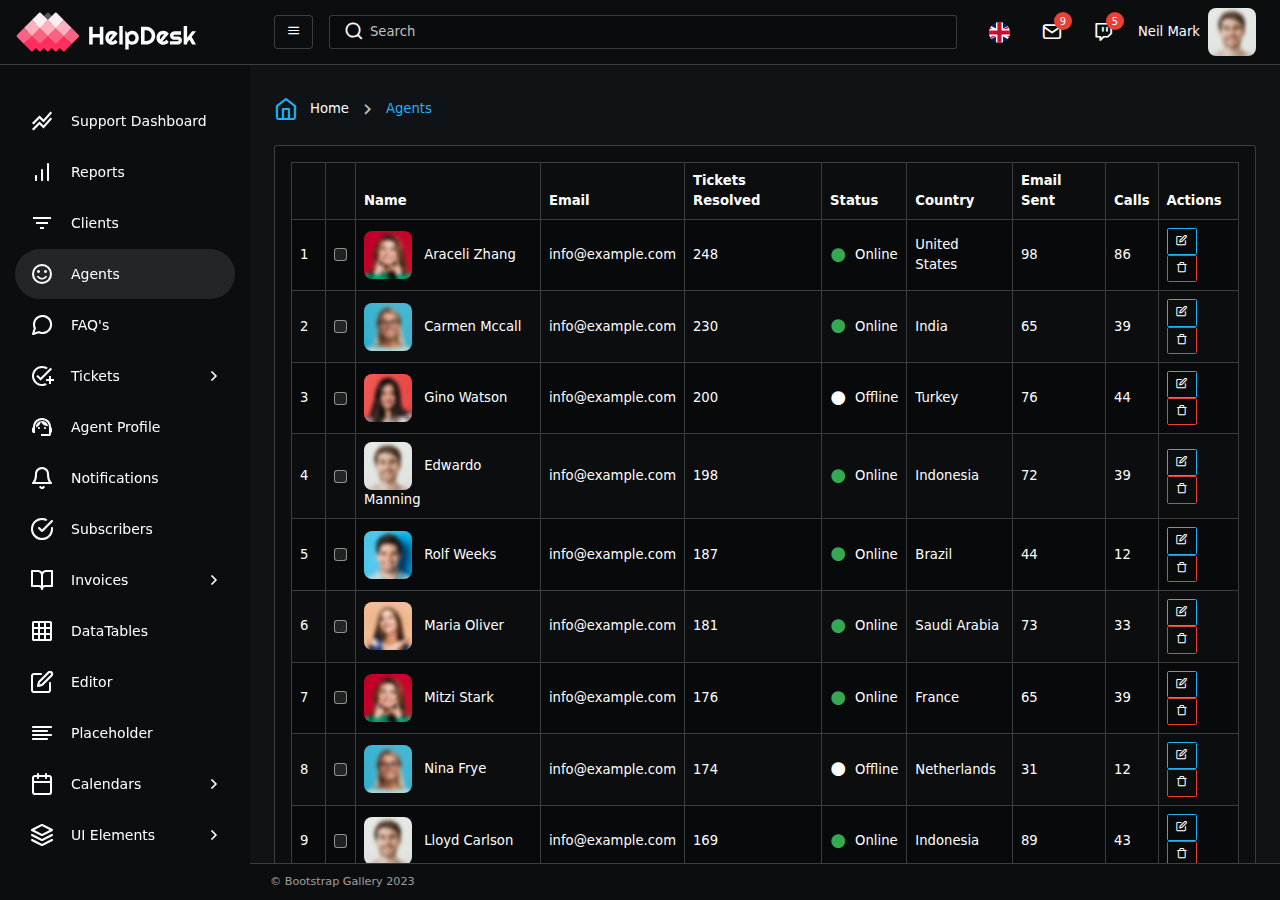
<file: design/agents.html>
<!DOCTYPE html>
<html lang="en">

	<head>
		<meta charset="utf-8" />
		<meta name="viewport" content="width=device-width, initial-scale=1" />
		<title>Bootstrap Gallery - Oxfin HelpDesk Admin Dashboard</title>

		<!-- Meta -->
		<meta name="description" content="Marketplace for Bootstrap Admin Dashboards" />
		<meta name="author" content="Bootstrap Gallery" />
		<link rel="shortcut icon" href="assets/images/favicon.svg" />

		<!-- *************
			************ CSS Files *************
		************* -->
		<!-- Icomoon Font Icons css -->
		<link rel="stylesheet" href="assets/fonts/icomoon/style.css" />

		<!-- Main CSS -->
		<link rel="stylesheet" href="assets/css/main.min.css" />

		<!-- *************
			************ Vendor Css Files *************
		************ -->

		<!-- Scrollbar CSS -->
		<link rel="stylesheet" href="assets/vendor/overlay-scroll/OverlayScrollbars.min.css" />
	</head>

	<body>
		<!-- Page wrapper start -->
		<div class="page-wrapper">

			<!-- Main container start -->
			<div class="main-container">

				<!-- Sidebar wrapper start -->
				<nav id="sidebar" class="sidebar-wrapper">

					<!-- App brand starts -->
					<div class="app-brand px-3 py-2 d-flex align-items-center">
						<a href="index.html">
							<img src="assets/images/logo.svg" class="logo" alt="Bootstrap Gallery" />
						</a>
					</div>
					<!-- App brand ends -->

					<!-- Sidebar menu starts -->
					<div class="sidebarMenuScroll">
						<ul class="sidebar-menu">
							<li>
								<a href="index.html">
									<i class="icon-stacked_line_chart"></i>
									<span class="menu-text">Support Dashboard</span>
								</a>
							</li>
							<li>
								<a href="reports.html">
									<i class="icon-bar-chart"></i>
									<span class="menu-text">Reports</span>
								</a>
							</li>
							<li>
								<a href="clients.html">
									<i class="icon-filter_list"></i>
									<span class="menu-text">Clients</span>
								</a>
							</li>
							<li class="active current-page">
								<a href="agents.html">
									<i class="icon-sentiment_satisfied_alt"></i>
									<span class="menu-text">Agents</span>
								</a>
							</li>
							<li>
								<a href="faq.html">
									<i class="icon-message-circle"></i>
									<span class="menu-text">FAQ's</span>
								</a>
							</li>
							<li class="treeview">
								<a href="#!">
									<i class="icon-add_task"></i>
									<span class="menu-text">Tickets</span>
								</a>
								<ul class="treeview-menu">
									<li>
										<a href="create-ticket.html">Create Ticket</a>
									</li>
									<li>
										<a href="all-tickets.html">All Tickets</a>
									</li>
									<li>
										<a href="assigned-tickets.html">Assigned Tickets</a>
									</li>
									<li>
										<a href="my-tickets.html">My Tickets</a>
									</li>
									<li>
										<a href="open-tickets.html">Open Tickets</a>
									</li>
									<li>
										<a href="pending-tickets.html">Pending Tickets</a>
									</li>
									<li>
										<a href="closed-tickets.html">Closed Tickets</a>
									</li>
									<li>
										<a href="solved-tickets.html">Solved Tickets</a>
									</li>
								</ul>
							</li>
							<li>
								<a href="agent-profile.html">
									<i class="icon-support_agent"></i>
									<span class="menu-text">Agent Profile</span>
								</a>
							</li>
							<li>
								<a href="notifications.html">
									<i class="icon-bell"></i>
									<span class="menu-text">Notifications</span>
								</a>
							</li>
							<li>
								<a href="subscribers.html">
									<i class="icon-check-circle"></i>
									<span class="menu-text">Subscribers</span>
								</a>
							</li>
							<li class="treeview">
								<a href="#!">
									<i class="icon-book-open"></i>
									<span class="menu-text">Invoices</span>
								</a>
								<ul class="treeview-menu">
									<li>
										<a href="client-list.html">Client List</a>
									</li>
									<li>
										<a href="invoice-list.html">Invoice List</a>
									</li>
									<li>
										<a href="invoice.html">Invoice Details</a>
									</li>
									<li>
										<a href="create-invoice.html">Create Invoice</a>
									</li>
								</ul>
							</li>
							<li>
								<a href="datatables.html">
									<i class="icon-grid_on"></i>
									<span class="menu-text">DataTables</span>
								</a>
							</li>
							<li>
								<a href="editor.html">
									<i class="icon-edit"></i>
									<span class="menu-text">Editor</span>
								</a>
							</li>
							<li>
								<a href="placeholder.html">
									<i class="icon-align-left"></i>
									<span class="menu-text">Placeholder</span>
								</a>
							</li>
							<li class="treeview">
								<a href="#!">
									<i class="icon-calendar"></i>
									<span class="menu-text">Calendars</span>
								</a>
								<ul class="treeview-menu">
									<li>
										<a href="calendar.html">Daygrid View</a>
									</li>
									<li>
										<a href="calendar-external-draggable.html">External Draggable</a>
									</li>
									<li>
										<a href="calendar-google.html">Google Calendar</a>
									</li>
									<li>
										<a href="calendar-list-view.html">List View</a>
									</li>
									<li>
										<a href="calendar-selectable.html">Selectable</a>
									</li>
								</ul>
							</li>
							<li class="treeview">
								<a href="#!">
									<i class="icon-layers"></i>
									<span class="menu-text">UI Elements</span>
								</a>
								<ul class="treeview-menu">
									<li>
										<a href="accordions.html">Accordions</a>
									</li>
									<li>
										<a href="alerts.html">Alerts</a>
									</li>
									<li>
										<a href="buttons.html">Buttons</a>
									</li>
									<li>
										<a href="badges.html">Badges</a>
									</li>
									<li>
										<a href="cards.html">Cards</a>
									</li>
									<li>
										<a href="custom-cards.html">Custom Cards</a>
									</li>
									<li>
										<a href="carousel.html">Carousel</a>
									</li>
									<li>
										<a href="icons.html">Icons</a>
									</li>
									<li>
										<a href="list-items.html">List Items</a>
									</li>
									<li>
										<a href="modals.html">Modals</a>
									</li>
									<li>
										<a href="progress.html">Progress Bars</a>
									</li>
									<li>
										<a href="popovers.html">Popovers</a>
									</li>
									<li>
										<a href="tabs.html">Tabs</a>
									</li>
									<li>
										<a href="tooltips.html">Tooltips</a>
									</li>
									<li>
										<a href="typography.html">Typography</a>
									</li>
								</ul>
							</li>
							<li class="treeview">
								<a href="#!">
									<i class="icon-layout"></i>
									<span class="menu-text">Forms</span>
								</a>
								<ul class="treeview-menu">
									<li>
										<a href="form-inputs.html">Basic Form Inputs</a>
									</li>
									<li>
										<a href="form-checkbox-radio.html">Checkbox &amp; Radio</a>
									</li>
									<li>
										<a href="form-file-input.html">File Input</a>
									</li>
									<li>
										<a href="form-validations.html">Validations</a>
									</li>
									<li>
										<a href="date-time-pickers.html">Date Time Pickers</a>
									</li>
									<li>
										<a href="form-layouts.html">Form Layouts</a>
									</li>
								</ul>
							</li>
							<li>
								<a href="starter-page.html">
									<i class="icon-padding"></i>
									<span class="menu-text">Starter Page</span>
								</a>
							</li>
							<li>
								<a href="tables.html">
									<i class="icon-grid"></i>
									<span class="menu-text">Tables</span>
								</a>
							</li>
							<li class="treeview">
								<a href="#!">
									<i class="icon-map"></i>
									<span class="menu-text">Graphs & Maps</span>
								</a>
								<ul class="treeview-menu">
									<li>
										<a href="apex.html">Apex</a>
									</li>
									<li>
										<a href="morris.html">Morris</a>
									</li>
									<li>
										<a href="maps.html">Maps</a>
									</li>
								</ul>
							</li>
							<li class="treeview">
								<a href="#!">
									<i class="icon-lock"></i>
									<span class="menu-text">Authentication</span>
								</a>
								<ul class="treeview-menu">
									<li>
										<a href="login.html">Login</a>
									</li>
									<li>
										<a href="signup.html">Signup</a>
									</li>
									<li>
										<a href="forgot-password.html">Forgot Password</a>
									</li>
									<li>
										<a href="page-not-found.html">Page Not Found</a>
									</li>
									<li>
										<a href="maintenance.html">Maintenance</a>
									</li>
								</ul>
							</li>
							<li class="treeview">
								<a href="#!">
									<i class="icon-notes"></i>
									<span class="menu-text">Multi Level</span>
								</a>
								<ul class="treeview-menu">
									<li>
										<a href="#!">Level One Link</a>
									</li>
									<li>
										<a href="#!">
											Level One Menu
											<i class="icon-arrow_forward_ios"></i>
										</a>
										<ul class="treeview-menu">
											<li>
												<a href="#!">Level Two Link</a>
											</li>
											<li>
												<a href="#!">Level Two Menu
													<i class="icon-arrow_forward_ios"></i>
												</a>
												<ul class="treeview-menu">
													<li>
														<a href="#!">Level Three Link</a>
													</li>
													<li>
														<a href="#!">Level Three Link</a>
													</li>
												</ul>
											</li>
										</ul>
									</li>
									<li>
										<a href="#!">Level One Link</a>
									</li>
								</ul>
							</li>
						</ul>
					</div>
					<!-- Sidebar menu ends -->

				</nav>
				<!-- Sidebar wrapper end -->

				<!-- App container starts -->
				<div class="app-container">

					<!-- App header starts -->
					<div class="app-header d-flex align-items-center">

						<!-- Toggle buttons start -->
						<div class="d-flex">
							<button class="btn btn-outline-light toggle-sidebar" id="toggle-sidebar">
								<i class="icon-menu"></i>
							</button>
							<button class="btn btn-outline-light pin-sidebar" id="pin-sidebar">
								<i class="icon-menu"></i>
							</button>
						</div>
						<!-- Toggle buttons end -->

						<!-- Search container start -->
						<div class="search-container d-sm-block d-none mx-3">
							<input type="text" class="form-control" placeholder="Search" />
							<i class="icon-search"></i>
						</div>
						<!-- Search container end -->

						<!-- App header actions start -->
						<div class="header-actions">
							<div class="dropdown">
								<a class="dropdown-toggle d-flex p-3 position-relative" href="#!" role="button"
									data-bs-toggle="dropdown" aria-expanded="false">
									<img src="assets/images/flags/1x1/gb.svg" class="flag-img" alt="Great Britain" />
								</a>
								<div class="dropdown-menu dropdown-menu-end shadow-sm dropdown-menu-mini">
									<div class="country-container">
										<a href="index.html" class="py-2">
											<img src="assets/images/flags/1x1/us.svg" alt="USA" />
										</a>
										<a href="index.html" class="py-2">
											<img src="assets/images/flags/1x1/in.svg" alt="India" />
										</a>
										<a href="index.html" class="py-2">
											<img src="assets/images/flags/1x1/br.svg" alt="Brazil" />
										</a>
										<a href="index.html" class="py-2">
											<img src="assets/images/flags/1x1/tr.svg" alt="Turkey" />
										</a>
										<a href="index.html" class="py-2">
											<img src="assets/images/flags/1x1/id.svg" alt="Indonesia" />
										</a>
									</div>
								</div>
							</div>
							<div class="dropdown">
								<a class="dropdown-toggle d-flex p-3 position-relative" href="#!" role="button"
									data-bs-toggle="dropdown" aria-expanded="false">
									<i class="icon-mail fs-4 lh-1"></i>
									<span class="count rounded-circle bg-danger">9</span>
								</a>
								<div class="dropdown-menu dropdown-menu-end dropdown-menu-md shadow-sm">
									<h5 class="fw-semibold px-3 py-2 m-0">Messages</h5>
									<a href="javascript:void(0)" class="dropdown-item">
										<div class="d-flex align-items-start py-2">
											<div class="p-3 bg-danger rounded-circle me-3">MS</div>
											<div class="m-0">
												<h6 class="mb-1 fw-semibold">Moory Sammy</h6>
												<p class="mb-1">Sent a mail.</p>
												<p class="small m-0 opacity-50">3 Mins Ago</p>
											</div>
										</div>
									</a>
									<a href="javascript:void(0)" class="dropdown-item">
										<div class="d-flex align-items-start py-2">
											<div class="p-3 bg-primary rounded-circle me-3">KY</div>
											<div class="m-0">
												<h6 class="mb-1 fw-semibold">Kyle Yomaha</h6>
												<p class="mb-1">Need support.</p>
												<p class="small m-0 opacity-50">5 Mins Ago</p>
											</div>
										</div>
									</a>
									<a href="javascript:void(0)" class="dropdown-item">
										<div class="d-flex align-items-start py-2">
											<div class="p-3 bg-success rounded-circle me-3">SB</div>
											<div class="m-0">
												<h6 class="mb-1 fw-semibold">Srinu Basava</h6>
												<p class="mb-1">Purchased a NotePad.</p>
												<p class="small m-0 opacity-50">7 Mins Ago</p>
											</div>
										</div>
									</a>
									<div class="d-grid p-3 border-top">
										<a href="javascript:void(0)" class="btn btn-outline-primary">View all</a>
									</div>
								</div>
							</div>
							<div class="dropdown">
								<a class="dropdown-toggle d-flex p-3 position-relative" href="#!" role="button"
									data-bs-toggle="dropdown" aria-expanded="false">
									<i class="icon-twitch fs-4 lh-1"></i>
									<span class="count rounded-circle bg-danger">5</span>
								</a>
								<div class="dropdown-menu dropdown-menu-end dropdown-menu-md shadow-sm">
									<h5 class="fw-semibold px-3 py-2 m-0">Notifications</h5>
									<a href="javascript:void(0)" class="dropdown-item">
										<div class="d-flex align-items-start py-2">
											<img src="assets/images/user.png" class="img-3x me-3 rounded-3" alt="Admin Themes" />
											<div class="m-0">
												<h6 class="mb-1 fw-semibold">Sophie Michiels</h6>
												<p class="mb-1">Membership has been ended.</p>
												<p class="small m-0 opacity-50">Oct 20, 07:30pm</p>
											</div>
										</div>
									</a>
									<a href="javascript:void(0)" class="dropdown-item">
										<div class="d-flex align-items-start py-2">
											<img src="assets/images/user2.png" class="img-3x me-3 rounded-3" alt="Admin Theme" />
											<div class="m-0">
												<h6 class="mb-1 fw-semibold">Sophie Michiels</h6>
												<p class="mb-1">Congratulate, James for new job.</p>
												<p class="small m-0 opacity-50">Oct 24, 08:00pm</p>
											</div>
										</div>
									</a>
									<a href="javascript:void(0)" class="dropdown-item">
										<div class="d-flex align-items-start py-2">
											<img src="assets/images/user1.png" class="img-3x me-3 rounded-3" alt="Admin Theme" />
											<div class="m-0">
												<h6 class="mb-1 fw-semibold">Sophie Michiels</h6>
												<p class="mb-1">Lewis added new schedule release.</p>
												<p class="small m-0 opacity-50">Oct 28, 09:30pm</p>
											</div>
										</div>
									</a>
									<div class="d-grid p-3 border-top">
										<a href="javascript:void(0)" class="btn btn-outline-primary">View all</a>
									</div>
								</div>
							</div>
							<div class="dropdown ms-2">
								<a class="dropdown-toggle d-flex align-items-center user-settings" href="#!" role="button"
									data-bs-toggle="dropdown" aria-expanded="false">
									<span>Neil Mark</span>
									<img src="assets/images/user3.png" class="img-3x m-2 me-0 rounded-3" alt="Bootstrap Gallery" />
								</a>
								<div class="dropdown-menu dropdown-menu-end dropdown-menu-sm shadow-sm gap-3">
									<a class="dropdown-item d-flex align-items-center py-2" href="profile.html"><i
											class="icon-gitlab fs-4 me-3"></i>User Profile</a>
									<a class="dropdown-item d-flex align-items-center py-2" href="account-settings.html"><i
											class="icon-settings fs-4 me-3"></i>Account Settings</a>
									<a class="dropdown-item d-flex align-items-center py-2" href="login.html"><i
											class="icon-log-out fs-4 me-3"></i>Logout</a>
								</div>
							</div>
						</div>
						<!-- App header actions end -->

					</div>
					<!-- App header ends -->

					<!-- App body starts -->
					<div class="app-body">

						<!-- Container starts -->
						<div class="container-fluid">

							<!-- Row start -->
							<div class="row">
								<div class="col-12 col-xl-6">

									<!-- Breadcrumb start -->
									<ol class="breadcrumb d-none d-lg-flex mb-4">
										<li class="breadcrumb-item">
											<i class="icon-home lh-1"></i>
											<a href="index.html" class="text-decoration-none">Home</a>
										</li>
										<li class="breadcrumb-item text-primary">Agents</li>
									</ol>
									<!-- Breadcrumb end -->

								</div>
							</div>
							<!-- Row end -->

							<!-- Row start -->
							<div class="row">
								<div class="col-12">
									<div class="card mb-4">
										<div class="card-body">
											<div class="table-responsive">
												<table class="table table-bordered table-striped align-middle m-0">
													<thead>
														<tr>
															<th></th>
															<th></th>
															<th>Name</th>
															<th>Email</th>
															<th>Tickets Resolved</th>
															<th>Status</th>
															<th>Country</th>
															<th>Email Sent</th>
															<th>Calls</th>
															<th>Actions</th>
														</tr>
													</thead>
													<tbody>
														<tr>
															<td>1</td>
															<th>
																<input class="form-check-input" type="checkbox" value="option1" />
															</th>
															<td>
																<img src="assets/images/user2.png" class="me-2 img-3x rounded-3"
																	alt="Bootstrap Gallery" />
																Araceli Zhang
															</td>
															<td>info@example.com</td>
															<td>248</td>
															<td>
																<div class="d-flex align-items-center">
																	<i class="icon-circle1 me-2 text-success fs-5"></i>
																	Online
																</div>
															</td>
															<td>United States</td>
															<td>98</td>
															<td>86</td>
															<td>
																<button class="btn btn-outline-primary btn-sm" data-bs-toggle="tooltip"
																	data-bs-placement="top" data-bs-custom-class="custom-tooltip-primary"
																	data-bs-title="Edit">
																	<i class="icon-edit"></i>
																</button>
																<button class="btn btn-outline-danger btn-sm" data-bs-toggle="tooltip"
																	data-bs-placement="top" data-bs-custom-class="custom-tooltip-danger"
																	data-bs-title="Delete">
																	<i class="icon-trash"></i>
																</button>
															</td>
														</tr>
														<tr>
															<td>2</td>
															<th>
																<input class="form-check-input" type="checkbox" value="option2" />
															</th>
															<td>
																<img src="assets/images/user1.png" class="me-2 img-3x rounded-3"
																	alt="Bootstrap Gallery" />
																Carmen Mccall
															</td>
															<td>info@example.com</td>
															<td>230</td>
															<td>
																<div class="d-flex align-items-center">
																	<i class="icon-circle1 me-2 text-success fs-5"></i>
																	Online
																</div>
															</td>
															<td>India</td>
															<td>65</td>
															<td>39</td>
															<td>
																<button class="btn btn-outline-primary btn-sm" data-bs-toggle="tooltip"
																	data-bs-placement="top" data-bs-custom-class="custom-tooltip-primary"
																	data-bs-title="Edit">
																	<i class="icon-edit"></i>
																</button>
																<button class="btn btn-outline-danger btn-sm" data-bs-toggle="tooltip"
																	data-bs-placement="top" data-bs-custom-class="custom-tooltip-danger"
																	data-bs-title="Delete">
																	<i class="icon-trash"></i>
																</button>
															</td>
														</tr>
														<tr>
															<td>3</td>
															<th>
																<input class="form-check-input" type="checkbox" value="option3" />
															</th>
															<td>
																<img src="assets/images/user.png" class="me-2 img-3x rounded-3"
																	alt="Bootstrap Gallery" />
																Gino Watson
															</td>
															<td>info@example.com</td>
															<td>200</td>
															<td>
																<div class="d-flex align-items-center">
																	<i class="icon-circle1 me-2 text-light fs-5"></i>
																	Offline
																</div>
															</td>
															<td>Turkey</td>
															<td>76</td>
															<td>44</td>
															<td>
																<button class="btn btn-outline-primary btn-sm" data-bs-toggle="tooltip"
																	data-bs-placement="top" data-bs-custom-class="custom-tooltip-primary"
																	data-bs-title="Edit">
																	<i class="icon-edit"></i>
																</button>
																<button class="btn btn-outline-danger btn-sm" data-bs-toggle="tooltip"
																	data-bs-placement="top" data-bs-custom-class="custom-tooltip-danger"
																	data-bs-title="Delete">
																	<i class="icon-trash"></i>
																</button>
															</td>
														</tr>
														<tr>
															<td>4</td>
															<th>
																<input class="form-check-input" type="checkbox" value="option4" />
															</th>
															<td>
																<img src="assets/images/user3.png" class="me-2 img-3x rounded-3"
																	alt="Bootstrap Gallery" />
																Edwardo Manning
															</td>
															<td>info@example.com</td>
															<td>198</td>
															<td>
																<div class="d-flex align-items-center">
																	<i class="icon-circle1 me-2 text-success fs-5"></i>
																	Online
																</div>
															</td>
															<td>Indonesia</td>
															<td>72</td>
															<td>39</td>
															<td>
																<button class="btn btn-outline-primary btn-sm" data-bs-toggle="tooltip"
																	data-bs-placement="top" data-bs-custom-class="custom-tooltip-primary"
																	data-bs-title="Edit">
																	<i class="icon-edit"></i>
																</button>
																<button class="btn btn-outline-danger btn-sm" data-bs-toggle="tooltip"
																	data-bs-placement="top" data-bs-custom-class="custom-tooltip-danger"
																	data-bs-title="Delete">
																	<i class="icon-trash"></i>
																</button>
															</td>
														</tr>
														<tr>
															<td>5</td>
															<th>
																<input class="form-check-input" type="checkbox" value="option5" />
															</th>
															<td>
																<img src="assets/images/user4.png" class="me-2 img-3x rounded-3"
																	alt="Bootstrap Gallery" />
																Rolf Weeks
															</td>
															<td>info@example.com</td>
															<td>187</td>
															<td>
																<div class="d-flex align-items-center">
																	<i class="icon-circle1 me-2 text-success fs-5"></i>
																	Online
																</div>
															</td>
															<td>Brazil</td>
															<td>44</td>
															<td>12</td>
															<td>
																<button class="btn btn-outline-primary btn-sm" data-bs-toggle="tooltip"
																	data-bs-placement="top" data-bs-custom-class="custom-tooltip-primary"
																	data-bs-title="Edit">
																	<i class="icon-edit"></i>
																</button>
																<button class="btn btn-outline-danger btn-sm" data-bs-toggle="tooltip"
																	data-bs-placement="top" data-bs-custom-class="custom-tooltip-danger"
																	data-bs-title="Delete">
																	<i class="icon-trash"></i>
																</button>
															</td>
														</tr>
														<tr>
															<td>6</td>
															<th>
																<input class="form-check-input" type="checkbox" value="option6" />
															</th>
															<td>
																<img src="assets/images/user5.png" class="me-2 img-3x rounded-3"
																	alt="Bootstrap Gallery" />
																Maria Oliver
															</td>
															<td>info@example.com</td>
															<td>181</td>
															<td>
																<div class="d-flex align-items-center">
																	<i class="icon-circle1 me-2 text-success fs-5"></i>
																	Online
																</div>
															</td>
															<td>Saudi Arabia</td>
															<td>73</td>
															<td>33</td>
															<td>
																<button class="btn btn-outline-primary btn-sm" data-bs-toggle="tooltip"
																	data-bs-placement="top" data-bs-custom-class="custom-tooltip-primary"
																	data-bs-title="Edit">
																	<i class="icon-edit"></i>
																</button>
																<button class="btn btn-outline-danger btn-sm" data-bs-toggle="tooltip"
																	data-bs-placement="top" data-bs-custom-class="custom-tooltip-danger"
																	data-bs-title="Delete">
																	<i class="icon-trash"></i>
																</button>
															</td>
														</tr>
														<tr>
															<td>7</td>
															<th>
																<input class="form-check-input" type="checkbox" value="option2" />
															</th>
															<td>
																<img src="assets/images/user2.png" class="me-2 img-3x rounded-3"
																	alt="Bootstrap Gallery" />
																Mitzi Stark
															</td>
															<td>info@example.com</td>
															<td>176</td>
															<td>
																<div class="d-flex align-items-center">
																	<i class="icon-circle1 me-2 text-success fs-5"></i>
																	Online
																</div>
															</td>
															<td>France</td>
															<td>65</td>
															<td>39</td>
															<td>
																<button class="btn btn-outline-primary btn-sm" data-bs-toggle="tooltip"
																	data-bs-placement="top" data-bs-custom-class="custom-tooltip-primary"
																	data-bs-title="Edit">
																	<i class="icon-edit"></i>
																</button>
																<button class="btn btn-outline-danger btn-sm" data-bs-toggle="tooltip"
																	data-bs-placement="top" data-bs-custom-class="custom-tooltip-danger"
																	data-bs-title="Delete">
																	<i class="icon-trash"></i>
																</button>
															</td>
														</tr>
														<tr>
															<td>8</td>
															<th>
																<input class="form-check-input" type="checkbox" value="option3" />
															</th>
															<td>
																<img src="assets/images/user1.png" class="me-2 img-3x rounded-3"
																	alt="Bootstrap Gallery" />
																Nina Frye
															</td>
															<td>info@example.com</td>
															<td>174</td>
															<td>
																<div class="d-flex align-items-center">
																	<i class="icon-circle1 me-2 text-light fs-5"></i>
																	Offline
																</div>
															</td>
															<td>Netherlands</td>
															<td>31</td>
															<td>12</td>
															<td>
																<button class="btn btn-outline-primary btn-sm" data-bs-toggle="tooltip"
																	data-bs-placement="top" data-bs-custom-class="custom-tooltip-primary"
																	data-bs-title="Edit">
																	<i class="icon-edit"></i>
																</button>
																<button class="btn btn-outline-danger btn-sm" data-bs-toggle="tooltip"
																	data-bs-placement="top" data-bs-custom-class="custom-tooltip-danger"
																	data-bs-title="Delete">
																	<i class="icon-trash"></i>
																</button>
															</td>
														</tr>
														<tr>
															<td>9</td>
															<th>
																<input class="form-check-input" type="checkbox" value="option4" />
															</th>
															<td>
																<img src="assets/images/user3.png" class="me-2 img-3x rounded-3"
																	alt="Bootstrap Gallery" />
																Lloyd Carlson
															</td>
															<td>info@example.com</td>
															<td>169</td>
															<td>
																<div class="d-flex align-items-center">
																	<i class="icon-circle1 me-2 text-success fs-5"></i>
																	Online
																</div>
															</td>
															<td>Indonesia</td>
															<td>89</td>
															<td>43</td>
															<td>
																<button class="btn btn-outline-primary btn-sm" data-bs-toggle="tooltip"
																	data-bs-placement="top" data-bs-custom-class="custom-tooltip-primary"
																	data-bs-title="Edit">
																	<i class="icon-edit"></i>
																</button>
																<button class="btn btn-outline-danger btn-sm" data-bs-toggle="tooltip"
																	data-bs-placement="top" data-bs-custom-class="custom-tooltip-danger"
																	data-bs-title="Delete">
																	<i class="icon-trash"></i>
																</button>
															</td>
														</tr>
														<tr>
															<td>10</td>
															<th>
																<input class="form-check-input" type="checkbox" value="option5" />
															</th>
															<td>
																<img src="assets/images/user.png" class="me-2 img-3x rounded-3"
																	alt="Bootstrap Gallery" />
																Michael Gould
															</td>
															<td>info@example.com</td>
															<td>165</td>
															<td>
																<div class="d-flex align-items-center">
																	<i class="icon-circle1 me-2 text-success fs-5"></i>
																	Online
																</div>
															</td>
															<td>Germany</td>
															<td>73</td>
															<td>22</td>
															<td>
																<button class="btn btn-outline-primary btn-sm" data-bs-toggle="tooltip"
																	data-bs-placement="top" data-bs-custom-class="custom-tooltip-primary"
																	data-bs-title="Edit">
																	<i class="icon-edit"></i>
																</button>
																<button class="btn btn-outline-danger btn-sm" data-bs-toggle="tooltip"
																	data-bs-placement="top" data-bs-custom-class="custom-tooltip-danger"
																	data-bs-title="Delete">
																	<i class="icon-trash"></i>
																</button>
															</td>
														</tr>
													</tbody>
												</table>
											</div>
										</div>
									</div>
								</div>
							</div>
							<!-- Row end -->

						</div>
						<!-- Container ends -->

					</div>
					<!-- App body ends -->

					<!-- App footer start -->
					<div class="app-footer">
						<span>© Bootstrap Gallery 2023</span>
					</div>
					<!-- App footer end -->

				</div>
				<!-- App container ends -->

			</div>
			<!-- Main container end -->

		</div>
		<!-- Page wrapper end -->

		<!-- *************
			************ JavaScript Files *************
		************* -->
		<!-- Required jQuery first, then Bootstrap Bundle JS -->
		<script src="assets/js/jquery.min.js"></script>
		<script src="assets/js/bootstrap.bundle.min.js"></script>

		<!-- *************
			************ Vendor Js Files *************
		************* -->

		<!-- Overlay Scroll JS -->
		<script src="assets/vendor/overlay-scroll/jquery.overlayScrollbars.min.js"></script>
		<script src="assets/vendor/overlay-scroll/custom-scrollbar.js"></script>

		<!-- Custom JS files -->
		<script src="assets/js/custom.js"></script>
	</body>

</html>
</file>
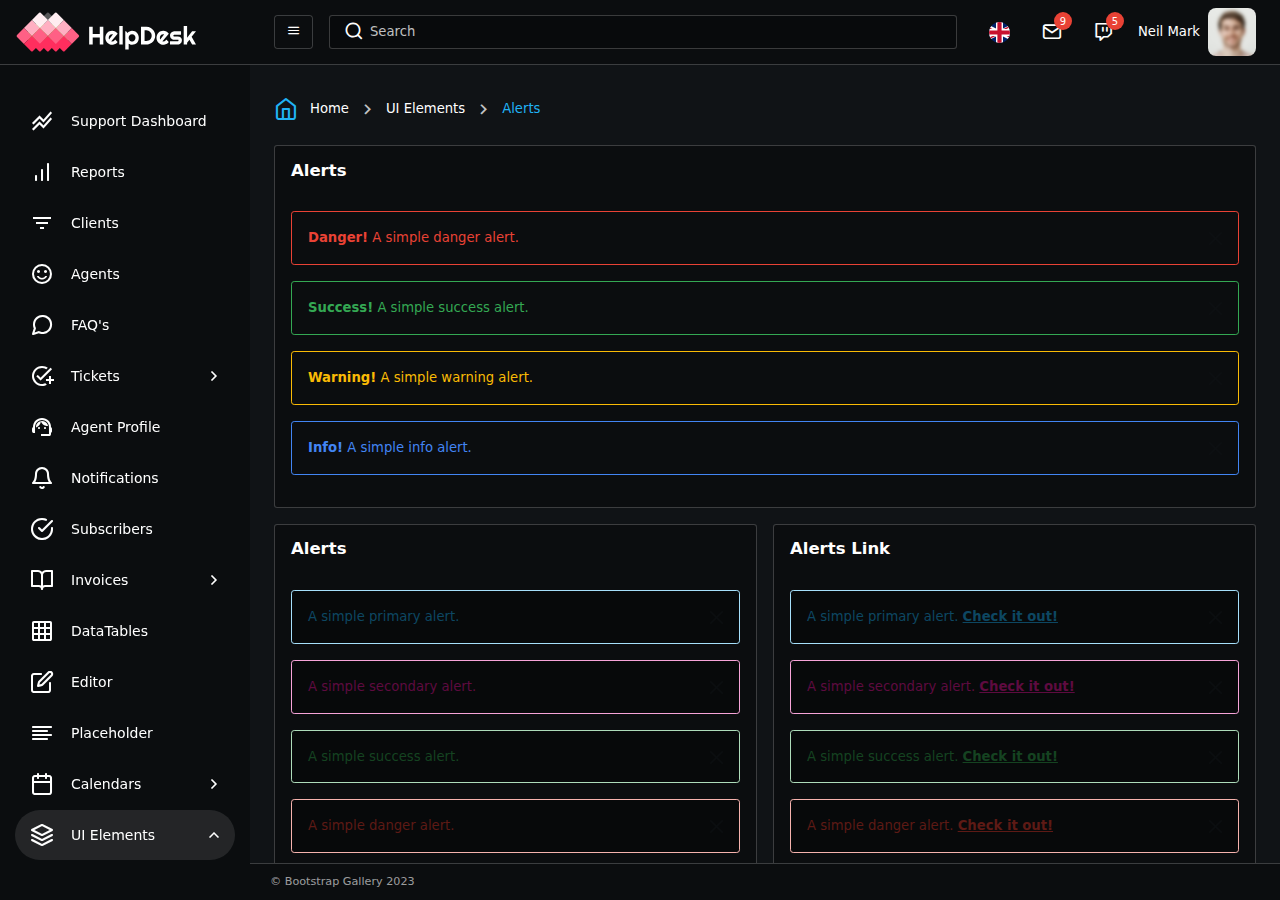
<file: design/alerts.html>
<!DOCTYPE html>
<html lang="en">

	<head>
		<meta charset="utf-8" />
		<meta name="viewport" content="width=device-width, initial-scale=1" />
		<title>Bootstrap Gallery - Oxfin HelpDesk Admin Dashboard</title>

		<!-- Meta -->
		<meta name="description" content="Marketplace for Bootstrap Admin Dashboards" />
		<meta name="author" content="Bootstrap Gallery" />
		<link rel="shortcut icon" href="assets/images/favicon.svg" />

		<!-- *************
			************ CSS Files *************
		************* -->
		<!-- Icomoon Font Icons css -->
		<link rel="stylesheet" href="assets/fonts/icomoon/style.css" />

		<!-- Main CSS -->
		<link rel="stylesheet" href="assets/css/main.min.css" />

		<!-- *************
			************ Vendor Css Files *************
		************ -->

		<!-- Scrollbar CSS -->
		<link rel="stylesheet" href="assets/vendor/overlay-scroll/OverlayScrollbars.min.css" />
	</head>

	<body>
		<!-- Page wrapper start -->
		<div class="page-wrapper">

			<!-- Main container start -->
			<div class="main-container">

				<!-- Sidebar wrapper start -->
				<nav id="sidebar" class="sidebar-wrapper">

					<!-- App brand starts -->
					<div class="app-brand px-3 py-2 d-flex align-items-center">
						<a href="index.html">
							<img src="assets/images/logo.svg" class="logo" alt="Bootstrap Gallery" />
						</a>
					</div>
					<!-- App brand ends -->

					<!-- Sidebar menu starts -->
					<div class="sidebarMenuScroll">
						<ul class="sidebar-menu">
							<li>
								<a href="index.html">
									<i class="icon-stacked_line_chart"></i>
									<span class="menu-text">Support Dashboard</span>
								</a>
							</li>
							<li>
								<a href="reports.html">
									<i class="icon-bar-chart"></i>
									<span class="menu-text">Reports</span>
								</a>
							</li>
							<li>
								<a href="clients.html">
									<i class="icon-filter_list"></i>
									<span class="menu-text">Clients</span>
								</a>
							</li>
							<li>
								<a href="agents.html">
									<i class="icon-sentiment_satisfied_alt"></i>
									<span class="menu-text">Agents</span>
								</a>
							</li>
							<li>
								<a href="faq.html">
									<i class="icon-message-circle"></i>
									<span class="menu-text">FAQ's</span>
								</a>
							</li>
							<li class="treeview">
								<a href="#!">
									<i class="icon-add_task"></i>
									<span class="menu-text">Tickets</span>
								</a>
								<ul class="treeview-menu">
									<li>
										<a href="create-ticket.html">Create Ticket</a>
									</li>
									<li>
										<a href="all-tickets.html">All Tickets</a>
									</li>
									<li>
										<a href="assigned-tickets.html">Assigned Tickets</a>
									</li>
									<li>
										<a href="my-tickets.html">My Tickets</a>
									</li>
									<li>
										<a href="open-tickets.html">Open Tickets</a>
									</li>
									<li>
										<a href="pending-tickets.html">Pending Tickets</a>
									</li>
									<li>
										<a href="closed-tickets.html">Closed Tickets</a>
									</li>
									<li>
										<a href="solved-tickets.html">Solved Tickets</a>
									</li>
								</ul>
							</li>
							<li>
								<a href="agent-profile.html">
									<i class="icon-support_agent"></i>
									<span class="menu-text">Agent Profile</span>
								</a>
							</li>
							<li>
								<a href="notifications.html">
									<i class="icon-bell"></i>
									<span class="menu-text">Notifications</span>
								</a>
							</li>
							<li>
								<a href="subscribers.html">
									<i class="icon-check-circle"></i>
									<span class="menu-text">Subscribers</span>
								</a>
							</li>
							<li class="treeview">
								<a href="#!">
									<i class="icon-book-open"></i>
									<span class="menu-text">Invoices</span>
								</a>
								<ul class="treeview-menu">
									<li>
										<a href="client-list.html">Client List</a>
									</li>
									<li>
										<a href="invoice-list.html">Invoice List</a>
									</li>
									<li>
										<a href="invoice.html">Invoice Details</a>
									</li>
									<li>
										<a href="create-invoice.html">Create Invoice</a>
									</li>
								</ul>
							</li>
							<li>
								<a href="datatables.html">
									<i class="icon-grid_on"></i>
									<span class="menu-text">DataTables</span>
								</a>
							</li>
							<li>
								<a href="editor.html">
									<i class="icon-edit"></i>
									<span class="menu-text">Editor</span>
								</a>
							</li>
							<li>
								<a href="placeholder.html">
									<i class="icon-align-left"></i>
									<span class="menu-text">Placeholder</span>
								</a>
							</li>
							<li class="treeview">
								<a href="#!">
									<i class="icon-calendar"></i>
									<span class="menu-text">Calendars</span>
								</a>
								<ul class="treeview-menu">
									<li>
										<a href="calendar.html">Daygrid View</a>
									</li>
									<li>
										<a href="calendar-external-draggable.html">External Draggable</a>
									</li>
									<li>
										<a href="calendar-google.html">Google Calendar</a>
									</li>
									<li>
										<a href="calendar-list-view.html">List View</a>
									</li>
									<li>
										<a href="calendar-selectable.html">Selectable</a>
									</li>
								</ul>
							</li>
							<li class="treeview active">
								<a href="#!">
									<i class="icon-layers"></i>
									<span class="menu-text">UI Elements</span>
								</a>
								<ul class="treeview-menu">
									<li>
										<a href="accordions.html">Accordions</a>
									</li>
									<li>
										<a href="alerts.html" class="active-sub">Alerts</a>
									</li>
									<li>
										<a href="buttons.html">Buttons</a>
									</li>
									<li>
										<a href="badges.html">Badges</a>
									</li>
									<li>
										<a href="cards.html">Cards</a>
									</li>
									<li>
										<a href="custom-cards.html">Custom Cards</a>
									</li>
									<li>
										<a href="carousel.html">Carousel</a>
									</li>
									<li>
										<a href="icons.html">Icons</a>
									</li>
									<li>
										<a href="list-items.html">List Items</a>
									</li>
									<li>
										<a href="modals.html">Modals</a>
									</li>
									<li>
										<a href="progress.html">Progress Bars</a>
									</li>
									<li>
										<a href="popovers.html">Popovers</a>
									</li>
									<li>
										<a href="tabs.html">Tabs</a>
									</li>
									<li>
										<a href="tooltips.html">Tooltips</a>
									</li>
									<li>
										<a href="typography.html">Typography</a>
									</li>
								</ul>
							</li>
							<li class="treeview">
								<a href="#!">
									<i class="icon-layout"></i>
									<span class="menu-text">Forms</span>
								</a>
								<ul class="treeview-menu">
									<li>
										<a href="form-inputs.html">Basic Form Inputs</a>
									</li>
									<li>
										<a href="form-checkbox-radio.html">Checkbox &amp; Radio</a>
									</li>
									<li>
										<a href="form-file-input.html">File Input</a>
									</li>
									<li>
										<a href="form-validations.html">Validations</a>
									</li>
									<li>
										<a href="date-time-pickers.html">Date Time Pickers</a>
									</li>
									<li>
										<a href="form-layouts.html">Form Layouts</a>
									</li>
								</ul>
							</li>
							<li>
								<a href="starter-page.html">
									<i class="icon-padding"></i>
									<span class="menu-text">Starter Page</span>
								</a>
							</li>
							<li>
								<a href="tables.html">
									<i class="icon-grid"></i>
									<span class="menu-text">Tables</span>
								</a>
							</li>
							<li class="treeview">
								<a href="#!">
									<i class="icon-map"></i>
									<span class="menu-text">Graphs & Maps</span>
								</a>
								<ul class="treeview-menu">
									<li>
										<a href="apex.html">Apex</a>
									</li>
									<li>
										<a href="morris.html">Morris</a>
									</li>
									<li>
										<a href="maps.html">Maps</a>
									</li>
								</ul>
							</li>
							<li class="treeview">
								<a href="#!">
									<i class="icon-lock"></i>
									<span class="menu-text">Authentication</span>
								</a>
								<ul class="treeview-menu">
									<li>
										<a href="login.html">Login</a>
									</li>
									<li>
										<a href="signup.html">Signup</a>
									</li>
									<li>
										<a href="forgot-password.html">Forgot Password</a>
									</li>
									<li>
										<a href="page-not-found.html">Page Not Found</a>
									</li>
									<li>
										<a href="maintenance.html">Maintenance</a>
									</li>
								</ul>
							</li>
							<li class="treeview">
								<a href="#!">
									<i class="icon-notes"></i>
									<span class="menu-text">Multi Level</span>
								</a>
								<ul class="treeview-menu">
									<li>
										<a href="#!">Level One Link</a>
									</li>
									<li>
										<a href="#!">
											Level One Menu
											<i class="icon-arrow_forward_ios"></i>
										</a>
										<ul class="treeview-menu">
											<li>
												<a href="#!">Level Two Link</a>
											</li>
											<li>
												<a href="#!">Level Two Menu
													<i class="icon-arrow_forward_ios"></i>
												</a>
												<ul class="treeview-menu">
													<li>
														<a href="#!">Level Three Link</a>
													</li>
													<li>
														<a href="#!">Level Three Link</a>
													</li>
												</ul>
											</li>
										</ul>
									</li>
									<li>
										<a href="#!">Level One Link</a>
									</li>
								</ul>
							</li>
						</ul>
					</div>
					<!-- Sidebar menu ends -->

				</nav>
				<!-- Sidebar wrapper end -->

				<!-- App container starts -->
				<div class="app-container">

					<!-- App header starts -->
					<div class="app-header d-flex align-items-center">

						<!-- Toggle buttons start -->
						<div class="d-flex">
							<button class="btn btn-outline-light toggle-sidebar" id="toggle-sidebar">
								<i class="icon-menu"></i>
							</button>
							<button class="btn btn-outline-light pin-sidebar" id="pin-sidebar">
								<i class="icon-menu"></i>
							</button>
						</div>
						<!-- Toggle buttons end -->

						<!-- Search container start -->
						<div class="search-container d-sm-block d-none mx-3">
							<input type="text" class="form-control" placeholder="Search" />
							<i class="icon-search"></i>
						</div>
						<!-- Search container end -->

						<!-- App header actions start -->
						<div class="header-actions">
							<div class="dropdown">
								<a class="dropdown-toggle d-flex p-3 position-relative" href="#!" role="button"
									data-bs-toggle="dropdown" aria-expanded="false">
									<img src="assets/images/flags/1x1/gb.svg" class="flag-img" alt="Great Britain" />
								</a>
								<div class="dropdown-menu dropdown-menu-end shadow-sm dropdown-menu-mini">
									<div class="country-container">
										<a href="index.html" class="py-2">
											<img src="assets/images/flags/1x1/us.svg" alt="USA" />
										</a>
										<a href="index.html" class="py-2">
											<img src="assets/images/flags/1x1/in.svg" alt="India" />
										</a>
										<a href="index.html" class="py-2">
											<img src="assets/images/flags/1x1/br.svg" alt="Brazil" />
										</a>
										<a href="index.html" class="py-2">
											<img src="assets/images/flags/1x1/tr.svg" alt="Turkey" />
										</a>
										<a href="index.html" class="py-2">
											<img src="assets/images/flags/1x1/id.svg" alt="Indonesia" />
										</a>
									</div>
								</div>
							</div>
							<div class="dropdown">
								<a class="dropdown-toggle d-flex p-3 position-relative" href="#!" role="button"
									data-bs-toggle="dropdown" aria-expanded="false">
									<i class="icon-mail fs-4 lh-1"></i>
									<span class="count rounded-circle bg-danger">9</span>
								</a>
								<div class="dropdown-menu dropdown-menu-end dropdown-menu-md shadow-sm">
									<h5 class="fw-semibold px-3 py-2 m-0">Messages</h5>
									<a href="javascript:void(0)" class="dropdown-item">
										<div class="d-flex align-items-start py-2">
											<div class="p-3 bg-danger rounded-circle me-3">MS</div>
											<div class="m-0">
												<h6 class="mb-1 fw-semibold">Moory Sammy</h6>
												<p class="mb-1">Sent a mail.</p>
												<p class="small m-0 opacity-50">3 Mins Ago</p>
											</div>
										</div>
									</a>
									<a href="javascript:void(0)" class="dropdown-item">
										<div class="d-flex align-items-start py-2">
											<div class="p-3 bg-primary rounded-circle me-3">KY</div>
											<div class="m-0">
												<h6 class="mb-1 fw-semibold">Kyle Yomaha</h6>
												<p class="mb-1">Need support.</p>
												<p class="small m-0 opacity-50">5 Mins Ago</p>
											</div>
										</div>
									</a>
									<a href="javascript:void(0)" class="dropdown-item">
										<div class="d-flex align-items-start py-2">
											<div class="p-3 bg-success rounded-circle me-3">SB</div>
											<div class="m-0">
												<h6 class="mb-1 fw-semibold">Srinu Basava</h6>
												<p class="mb-1">Purchased a NotePad.</p>
												<p class="small m-0 opacity-50">7 Mins Ago</p>
											</div>
										</div>
									</a>
									<div class="d-grid p-3 border-top">
										<a href="javascript:void(0)" class="btn btn-outline-primary">View all</a>
									</div>
								</div>
							</div>
							<div class="dropdown">
								<a class="dropdown-toggle d-flex p-3 position-relative" href="#!" role="button"
									data-bs-toggle="dropdown" aria-expanded="false">
									<i class="icon-twitch fs-4 lh-1"></i>
									<span class="count rounded-circle bg-danger">5</span>
								</a>
								<div class="dropdown-menu dropdown-menu-end dropdown-menu-md shadow-sm">
									<h5 class="fw-semibold px-3 py-2 m-0">Notifications</h5>
									<a href="javascript:void(0)" class="dropdown-item">
										<div class="d-flex align-items-start py-2">
											<img src="assets/images/user.png" class="img-3x me-3 rounded-3" alt="Admin Themes" />
											<div class="m-0">
												<h6 class="mb-1 fw-semibold">Sophie Michiels</h6>
												<p class="mb-1">Membership has been ended.</p>
												<p class="small m-0 opacity-50">Oct 20, 07:30pm</p>
											</div>
										</div>
									</a>
									<a href="javascript:void(0)" class="dropdown-item">
										<div class="d-flex align-items-start py-2">
											<img src="assets/images/user2.png" class="img-3x me-3 rounded-3" alt="Admin Theme" />
											<div class="m-0">
												<h6 class="mb-1 fw-semibold">Sophie Michiels</h6>
												<p class="mb-1">Congratulate, James for new job.</p>
												<p class="small m-0 opacity-50">Oct 24, 08:00pm</p>
											</div>
										</div>
									</a>
									<a href="javascript:void(0)" class="dropdown-item">
										<div class="d-flex align-items-start py-2">
											<img src="assets/images/user1.png" class="img-3x me-3 rounded-3" alt="Admin Theme" />
											<div class="m-0">
												<h6 class="mb-1 fw-semibold">Sophie Michiels</h6>
												<p class="mb-1">Lewis added new schedule release.</p>
												<p class="small m-0 opacity-50">Oct 28, 09:30pm</p>
											</div>
										</div>
									</a>
									<div class="d-grid p-3 border-top">
										<a href="javascript:void(0)" class="btn btn-outline-primary">View all</a>
									</div>
								</div>
							</div>
							<div class="dropdown ms-2">
								<a class="dropdown-toggle d-flex align-items-center user-settings" href="#!" role="button"
									data-bs-toggle="dropdown" aria-expanded="false">
									<span>Neil Mark</span>
									<img src="assets/images/user3.png" class="img-3x m-2 me-0 rounded-3" alt="Bootstrap Gallery" />
								</a>
								<div class="dropdown-menu dropdown-menu-end dropdown-menu-sm shadow-sm gap-3">
									<a class="dropdown-item d-flex align-items-center py-2" href="profile.html"><i
											class="icon-gitlab fs-4 me-3"></i>User Profile</a>
									<a class="dropdown-item d-flex align-items-center py-2" href="account-settings.html"><i
											class="icon-settings fs-4 me-3"></i>Account Settings</a>
									<a class="dropdown-item d-flex align-items-center py-2" href="login.html"><i
											class="icon-log-out fs-4 me-3"></i>Logout</a>
								</div>
							</div>
						</div>
						<!-- App header actions end -->

					</div>
					<!-- App header ends -->

					<!-- App body starts -->
					<div class="app-body">

						<!-- Container starts -->
						<div class="container-fluid">

							<!-- Row start -->
							<div class="row">
								<div class="col-12 col-xl-6">

									<!-- Breadcrumb start -->
									<ol class="breadcrumb d-none d-lg-flex mb-4">
										<li class="breadcrumb-item">
											<i class="icon-home lh-1"></i>
											<a href="index.html" class="text-decoration-none">Home</a>
										</li>
										<li class="breadcrumb-item">UI Elements</li>
										<li class="breadcrumb-item text-primary">Alerts</li>
									</ol>
									<!-- Breadcrumb end -->

								</div>
							</div>
							<!-- Row end -->

							<!-- Row start -->
							<div class="row gx-3">
								<div class="col-xxl-12">
									<div class="card mb-3">
										<div class="card-header">
											<h5 class="card-title">Alerts</h5>
										</div>
										<div class="card-body">
											<div class="alert border border-danger alert-dismissible fade show text-danger" role="alert">
												<b>Danger!</b> A simple danger alert.
												<button type="button" class="btn-close" data-bs-dismiss="alert" aria-label="Close"></button>
											</div>
											<div class="alert border border-success alert-dismissible fade show text-success" role="alert">
												<b>Success!</b> A simple success alert.
												<button type="button" class="btn-close" data-bs-dismiss="alert" aria-label="Close"></button>
											</div>
											<div class="alert border border-warning alert-dismissible fade show text-warning" role="alert">
												<b>Warning!</b> A simple warning alert.
												<button type="button" class="btn-close" data-bs-dismiss="alert" aria-label="Close"></button>
											</div>
											<div class="alert border border-info alert-dismissible fade show text-info" role="alert">
												<b>Info!</b> A simple info alert.
												<button type="button" class="btn-close" data-bs-dismiss="alert" aria-label="Close"></button>
											</div>
										</div>
									</div>
								</div>
							</div>
							<!-- Row end -->

							<!-- Row start -->
							<div class="row gx-3">
								<div class="col-xxl-6 col-xl-6 col-lg-12">
									<div class="card mb-3">
										<div class="card-header">
											<h5 class="card-title">Alerts</h5>
										</div>
										<div class="card-body">
											<div class="alert alert-primary alert-dismissible fade show" role="alert">
												A simple primary alert.
												<button type="button" class="btn-close" data-bs-dismiss="alert" aria-label="Close"></button>
											</div>
											<div class="alert alert-secondary alert-dismissible fade show" role="alert">
												A simple secondary alert.
												<button type="button" class="btn-close" data-bs-dismiss="alert" aria-label="Close"></button>
											</div>
											<div class="alert alert-success alert-dismissible fade show" role="alert">
												A simple success alert.
												<button type="button" class="btn-close" data-bs-dismiss="alert" aria-label="Close"></button>
											</div>
											<div class="alert alert-danger alert-dismissible fade show" role="alert">
												A simple danger alert.
												<button type="button" class="btn-close" data-bs-dismiss="alert" aria-label="Close"></button>
											</div>
											<div class="alert alert-warning alert-dismissible fade show" role="alert">
												A simple warning alert.
												<button type="button" class="btn-close" data-bs-dismiss="alert" aria-label="Close"></button>
											</div>
											<div class="alert alert-info alert-dismissible fade show" role="alert">
												A simple info alert.
												<button type="button" class="btn-close" data-bs-dismiss="alert" aria-label="Close"></button>
											</div>
										</div>
									</div>
								</div>
								<div class="col-xxl-6 col-xl-6 col-lg-12">
									<div class="card mb-3">
										<div class="card-header">
											<h5 class="card-title">Alerts Link</h5>
										</div>
										<div class="card-body">
											<div class="alert alert-primary alert-dismissible fade show" role="alert">
												A simple primary alert.
												<a href="#" class="text-decoration-underline alert-link">Check it out!</a>
												<button type="button" class="btn-close" data-bs-dismiss="alert" aria-label="Close"></button>
											</div>
											<div class="alert alert-secondary alert-dismissible fade show" role="alert">
												A simple secondary alert.
												<a href="#" class="text-decoration-underline alert-link">Check it out!</a>
												<button type="button" class="btn-close" data-bs-dismiss="alert" aria-label="Close"></button>
											</div>
											<div class="alert alert-success alert-dismissible fade show" role="alert">
												A simple success alert.
												<a href="#" class="text-decoration-underline alert-link">Check it out!</a>
												<button type="button" class="btn-close" data-bs-dismiss="alert" aria-label="Close"></button>
											</div>
											<div class="alert alert-danger alert-dismissible fade show" role="alert">
												A simple danger alert.
												<a href="#" class="text-decoration-underline alert-link">Check it out!</a>
												<button type="button" class="btn-close" data-bs-dismiss="alert" aria-label="Close"></button>
											</div>
											<div class="alert alert-warning alert-dismissible fade show" role="alert">
												A simple warning alert.
												<a href="#" class="text-decoration-underline alert-link">Check it out!</a>
												<button type="button" class="btn-close" data-bs-dismiss="alert" aria-label="Close"></button>
											</div>
											<div class="alert alert-info alert-dismissible fade show" role="alert">
												A simple info alert.
												<a href="#" class="text-decoration-underline alert-link">Check it out!</a>
												<button type="button" class="btn-close" data-bs-dismiss="alert" aria-label="Close"></button>
											</div>
										</div>
									</div>
								</div>
								<div class="col-xxl-6 col-xl-6 col-lg-12">
									<div class="card mb-3">
										<div class="card-header">
											<h5 class="card-title">Alerts Link</h5>
										</div>
										<div class="card-body">
											<div class="alert alert-primary alert-dismissible d-flex align-items-center fade show"
												role="alert">
												<i class="icon-layers fs-2 me-2 lh-1"></i> A simple
												primary alert.
												<button type="button" class="btn-close" data-bs-dismiss="alert" aria-label="Close"></button>
											</div>
											<div class="alert alert-secondary alert-dismissible d-flex align-items-center fade show"
												role="alert">
												<i class="icon-layers fs-2 me-2 lh-1"></i>
												A simple secondary alert.
												<button type="button" class="btn-close" data-bs-dismiss="alert" aria-label="Close"></button>
											</div>
											<div class="alert alert-success alert-dismissible d-flex align-items-center fade show"
												role="alert">
												<i class="icon-layers fs-2 me-2 lh-1"></i>A simple
												success alert.
												<button type="button" class="btn-close" data-bs-dismiss="alert" aria-label="Close"></button>
											</div>
											<div class="alert alert-danger alert-dismissible d-flex align-items-center fade show"
												role="alert">
												<i class="icon-layers fs-2 me-2 lh-1"></i>A simple
												danger alert.
												<button type="button" class="btn-close" data-bs-dismiss="alert" aria-label="Close"></button>
											</div>
											<div class="alert alert-warning alert-dismissible d-flex align-items-center fade show"
												role="alert">
												<i class="icon-layers fs-2 me-2 lh-1"></i>A simple
												warning alert.
												<button type="button" class="btn-close" data-bs-dismiss="alert" aria-label="Close"></button>
											</div>
											<div class="alert alert-info alert-dismissible d-flex align-items-center fade show" role="alert">
												<i class="icon-layers fs-2 me-2 lh-1"></i>A simple info
												alert.
												<button type="button" class="btn-close" data-bs-dismiss="alert" aria-label="Close"></button>
											</div>
										</div>
									</div>
								</div>
								<div class="col-xxl-6 col-xl-6 col-lg-12">
									<div class="card mb-3">
										<div class="card-header">
											<h5 class="card-title">Alerts Link</h5>
										</div>
										<div class="card-body">
											<div class="alert alert-primary d-flex align-items-center fade show" role="alert">
												<i class="icon-layers fs-2 me-2 lh-1"></i> A simple
												alert.
												<a href="#" class="text-decoration-underline alert-link">Check it out!</a>
											</div>
											<div class="alert alert-secondary d-flex align-items-center fade show" role="alert">
												<i class="icon-layers fs-2 me-2 lh-1"></i>
												A simple alert.
												<a href="#" class="text-decoration-underline alert-link">Check it out!</a>
											</div>
											<div class="alert alert-success d-flex align-items-center fade show" role="alert">
												<i class="icon-layers fs-2 me-2 lh-1"></i>A simple
												alert.
												<a href="#" class="text-decoration-underline alert-link">Check it out!</a>
											</div>
											<div class="alert alert-danger d-flex align-items-center fade show" role="alert">
												<i class="icon-layers fs-2 me-2 lh-1"></i>A simple
												alert.
												<a href="#" class="text-decoration-underline alert-link">Check it out!</a>
											</div>
											<div class="alert alert-warning d-flex align-items-center fade show" role="alert">
												<i class="icon-layers fs-2 me-2 lh-1"></i>A simple
												alert.
												<a href="#" class="text-decoration-underline alert-link">Check it out!</a>
											</div>
											<div class="alert alert-info d-flex align-items-center fade show" role="alert">
												<i class="icon-layers fs-2 me-2 lh-1"></i>A simple
												alert.
												<a href="#" class="text-decoration-underline alert-link">Check it out!</a>
											</div>
										</div>
									</div>
								</div>
								<div class="col-12">
									<div class="card">
										<div class="card-body">
											<div class="alert alert-primary rounded-3" role="alert">
												<div class="mb-3">
													<i class="icon-grid fs-1 me-2 lh-1"></i>
												</div>
												<h4>Primary!</h4>
												<p>
													Aww yeah, you successfully read this important alert
													message. This example text is going to run a bit
													longer so that you can see how spacing within an alert
													works with this kind of content.
												</p>
											</div>
											<div class="alert alert-secondary rounded-3" role="alert">
												<div class="mb-3">
													<i class="icon-grid fs-1 me-2 lh-1"></i>
												</div>
												<h4>Secondary!</h4>
												<p>
													Aww yeah, you successfully read this important alert
													message. This example text is going to run a bit
													longer so that you can see how spacing within an alert
													works with this kind of content.
												</p>
											</div>
											<div class="alert alert-success rounded-3" role="alert">
												<div class="mb-3">
													<i class="icon-grid fs-1 me-2 lh-1"></i>
												</div>
												<h4 class="alert-heading">Success!</h4>
												<p>
													Aww yeah, you successfully read this important alert
													message. This example text is going to run a bit
													longer so that you can see how spacing within an alert
													works with this kind of content.
												</p>
											</div>
											<div class="alert alert-info rounded-3" role="alert">
												<div class="mb-3">
													<i class="icon-grid fs-1 me-2 lh-1"></i>
												</div>
												<h4 class="alert-heading">Info!</h4>
												<p>
													Aww yeah, you successfully read this important alert
													message. This example text is going to run a bit
													longer so that you can see how spacing within an alert
													works with this kind of content.
												</p>
											</div>
											<div class="alert alert-warning rounded-3" role="alert">
												<div class="mb-3">
													<i class="icon-grid fs-1 me-2 lh-1"></i>
												</div>
												<h4 class="alert-heading">Warning!</h4>
												<p>
													Aww yeah, you successfully read this important alert
													message. This example text is going to run a bit
													longer so that you can see how spacing within an alert
													works with this kind of content.
												</p>
											</div>
											<div class="alert alert-danger rounded-3" role="alert">
												<div class="mb-3">
													<i class="icon-grid fs-1 me-2 lh-1"></i>
												</div>
												<h4 class="alert-heading">Danger!</h4>
												<p>
													Aww yeah, you successfully read this important alert
													message. This example text is going to run a bit
													longer so that you can see how spacing within an alert
													works with this kind of content.
												</p>
											</div>
										</div>
									</div>
								</div>
							</div>
							<!-- Row end -->

						</div>
						<!-- Container ends -->

					</div>
					<!-- App body ends -->

					<!-- App footer start -->
					<div class="app-footer">
						<span>© Bootstrap Gallery 2023</span>
					</div>
					<!-- App footer end -->

				</div>
				<!-- App container ends -->

			</div>
			<!-- Main container end -->

		</div>
		<!-- Page wrapper end -->

		<!-- *************
			************ JavaScript Files *************
		************* -->
		<!-- Required jQuery first, then Bootstrap Bundle JS -->
		<script src="assets/js/jquery.min.js"></script>
		<script src="assets/js/bootstrap.bundle.min.js"></script>

		<!-- *************
			************ Vendor Js Files *************
		************* -->

		<!-- Overlay Scroll JS -->
		<script src="assets/vendor/overlay-scroll/jquery.overlayScrollbars.min.js"></script>
		<script src="assets/vendor/overlay-scroll/custom-scrollbar.js"></script>

		<!-- Custom JS files -->
		<script src="assets/js/custom.js"></script>
	</body>

</html>
</file>
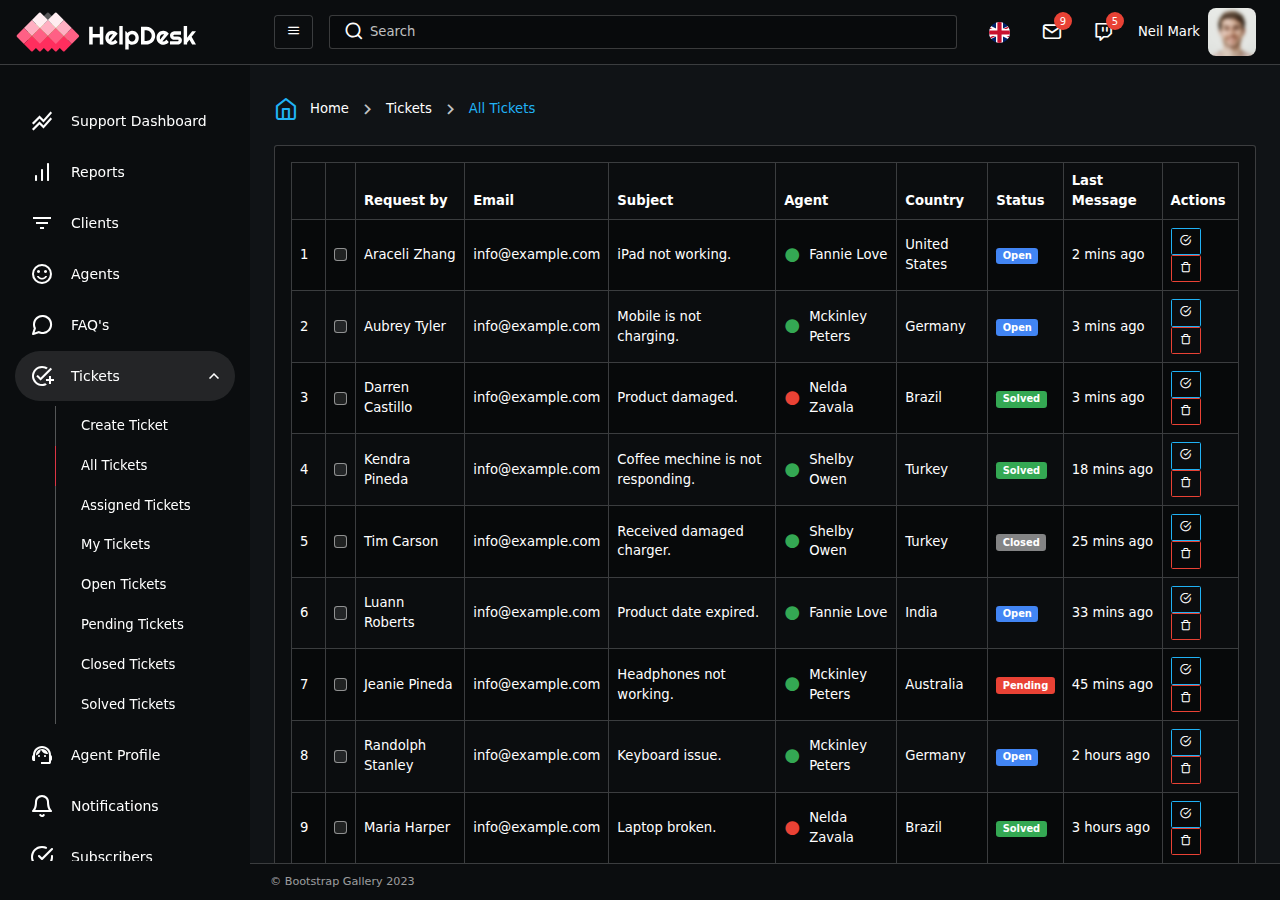
<file: design/all-tickets.html>
<!DOCTYPE html>
<html lang="en">

	<head>
		<meta charset="utf-8" />
		<meta name="viewport" content="width=device-width, initial-scale=1" />
		<title>Bootstrap Gallery - Oxfin HelpDesk Admin Dashboard</title>

		<!-- Meta -->
		<meta name="description" content="Marketplace for Bootstrap Admin Dashboards" />
		<meta name="author" content="Bootstrap Gallery" />
		<link rel="shortcut icon" href="assets/images/favicon.svg" />

		<!-- *************
			************ CSS Files *************
		************* -->
		<!-- Icomoon Font Icons css -->
		<link rel="stylesheet" href="assets/fonts/icomoon/style.css" />

		<!-- Main CSS -->
		<link rel="stylesheet" href="assets/css/main.min.css" />

		<!-- *************
			************ Vendor Css Files *************
		************ -->

		<!-- Scrollbar CSS -->
		<link rel="stylesheet" href="assets/vendor/overlay-scroll/OverlayScrollbars.min.css" />
	</head>

	<body>
		<!-- Page wrapper start -->
		<div class="page-wrapper">

			<!-- Main container start -->
			<div class="main-container">

				<!-- Sidebar wrapper start -->
				<nav id="sidebar" class="sidebar-wrapper">

					<!-- App brand starts -->
					<div class="app-brand px-3 py-2 d-flex align-items-center">
						<a href="index.html">
							<img src="assets/images/logo.svg" class="logo" alt="Bootstrap Gallery" />
						</a>
					</div>
					<!-- App brand ends -->

					<!-- Sidebar menu starts -->
					<div class="sidebarMenuScroll">
						<ul class="sidebar-menu">
							<li>
								<a href="index.html">
									<i class="icon-stacked_line_chart"></i>
									<span class="menu-text">Support Dashboard</span>
								</a>
							</li>
							<li>
								<a href="reports.html">
									<i class="icon-bar-chart"></i>
									<span class="menu-text">Reports</span>
								</a>
							</li>
							<li>
								<a href="clients.html">
									<i class="icon-filter_list"></i>
									<span class="menu-text">Clients</span>
								</a>
							</li>
							<li>
								<a href="agents.html">
									<i class="icon-sentiment_satisfied_alt"></i>
									<span class="menu-text">Agents</span>
								</a>
							</li>
							<li>
								<a href="faq.html">
									<i class="icon-message-circle"></i>
									<span class="menu-text">FAQ's</span>
								</a>
							</li>
							<li class="treeview active">
								<a href="#!">
									<i class="icon-add_task"></i>
									<span class="menu-text">Tickets</span>
								</a>
								<ul class="treeview-menu">
									<li>
										<a href="create-ticket.html">Create Ticket</a>
									</li>
									<li>
										<a href="all-tickets.html" class="active-sub">All Tickets</a>
									</li>
									<li>
										<a href="assigned-tickets.html">Assigned Tickets</a>
									</li>
									<li>
										<a href="my-tickets.html">My Tickets</a>
									</li>
									<li>
										<a href="open-tickets.html">Open Tickets</a>
									</li>
									<li>
										<a href="pending-tickets.html">Pending Tickets</a>
									</li>
									<li>
										<a href="closed-tickets.html">Closed Tickets</a>
									</li>
									<li>
										<a href="solved-tickets.html">Solved Tickets</a>
									</li>
								</ul>
							</li>
							<li>
								<a href="agent-profile.html">
									<i class="icon-support_agent"></i>
									<span class="menu-text">Agent Profile</span>
								</a>
							</li>
							<li>
								<a href="notifications.html">
									<i class="icon-bell"></i>
									<span class="menu-text">Notifications</span>
								</a>
							</li>
							<li>
								<a href="subscribers.html">
									<i class="icon-check-circle"></i>
									<span class="menu-text">Subscribers</span>
								</a>
							</li>
							<li class="treeview">
								<a href="#!">
									<i class="icon-book-open"></i>
									<span class="menu-text">Invoices</span>
								</a>
								<ul class="treeview-menu">
									<li>
										<a href="client-list.html">Client List</a>
									</li>
									<li>
										<a href="invoice-list.html">Invoice List</a>
									</li>
									<li>
										<a href="invoice.html">Invoice Details</a>
									</li>
									<li>
										<a href="create-invoice.html">Create Invoice</a>
									</li>
								</ul>
							</li>
							<li>
								<a href="datatables.html">
									<i class="icon-grid_on"></i>
									<span class="menu-text">DataTables</span>
								</a>
							</li>
							<li>
								<a href="editor.html">
									<i class="icon-edit"></i>
									<span class="menu-text">Editor</span>
								</a>
							</li>
							<li>
								<a href="placeholder.html">
									<i class="icon-align-left"></i>
									<span class="menu-text">Placeholder</span>
								</a>
							</li>
							<li class="treeview">
								<a href="#!">
									<i class="icon-calendar"></i>
									<span class="menu-text">Calendars</span>
								</a>
								<ul class="treeview-menu">
									<li>
										<a href="calendar.html">Daygrid View</a>
									</li>
									<li>
										<a href="calendar-external-draggable.html">External Draggable</a>
									</li>
									<li>
										<a href="calendar-google.html">Google Calendar</a>
									</li>
									<li>
										<a href="calendar-list-view.html">List View</a>
									</li>
									<li>
										<a href="calendar-selectable.html">Selectable</a>
									</li>
								</ul>
							</li>
							<li class="treeview">
								<a href="#!">
									<i class="icon-layers"></i>
									<span class="menu-text">UI Elements</span>
								</a>
								<ul class="treeview-menu">
									<li>
										<a href="accordions.html">Accordions</a>
									</li>
									<li>
										<a href="alerts.html">Alerts</a>
									</li>
									<li>
										<a href="buttons.html">Buttons</a>
									</li>
									<li>
										<a href="badges.html">Badges</a>
									</li>
									<li>
										<a href="cards.html">Cards</a>
									</li>
									<li>
										<a href="custom-cards.html">Custom Cards</a>
									</li>
									<li>
										<a href="carousel.html">Carousel</a>
									</li>
									<li>
										<a href="icons.html">Icons</a>
									</li>
									<li>
										<a href="list-items.html">List Items</a>
									</li>
									<li>
										<a href="modals.html">Modals</a>
									</li>
									<li>
										<a href="progress.html">Progress Bars</a>
									</li>
									<li>
										<a href="popovers.html">Popovers</a>
									</li>
									<li>
										<a href="tabs.html">Tabs</a>
									</li>
									<li>
										<a href="tooltips.html">Tooltips</a>
									</li>
									<li>
										<a href="typography.html">Typography</a>
									</li>
								</ul>
							</li>
							<li class="treeview">
								<a href="#!">
									<i class="icon-layout"></i>
									<span class="menu-text">Forms</span>
								</a>
								<ul class="treeview-menu">
									<li>
										<a href="form-inputs.html">Basic Form Inputs</a>
									</li>
									<li>
										<a href="form-checkbox-radio.html">Checkbox &amp; Radio</a>
									</li>
									<li>
										<a href="form-file-input.html">File Input</a>
									</li>
									<li>
										<a href="form-validations.html">Validations</a>
									</li>
									<li>
										<a href="date-time-pickers.html">Date Time Pickers</a>
									</li>
									<li>
										<a href="form-layouts.html">Form Layouts</a>
									</li>
								</ul>
							</li>
							<li>
								<a href="starter-page.html">
									<i class="icon-padding"></i>
									<span class="menu-text">Starter Page</span>
								</a>
							</li>
							<li>
								<a href="tables.html">
									<i class="icon-grid"></i>
									<span class="menu-text">Tables</span>
								</a>
							</li>
							<li class="treeview">
								<a href="#!">
									<i class="icon-map"></i>
									<span class="menu-text">Graphs & Maps</span>
								</a>
								<ul class="treeview-menu">
									<li>
										<a href="apex.html">Apex</a>
									</li>
									<li>
										<a href="morris.html">Morris</a>
									</li>
									<li>
										<a href="maps.html">Maps</a>
									</li>
								</ul>
							</li>
							<li class="treeview">
								<a href="#!">
									<i class="icon-lock"></i>
									<span class="menu-text">Authentication</span>
								</a>
								<ul class="treeview-menu">
									<li>
										<a href="login.html">Login</a>
									</li>
									<li>
										<a href="signup.html">Signup</a>
									</li>
									<li>
										<a href="forgot-password.html">Forgot Password</a>
									</li>
									<li>
										<a href="page-not-found.html">Page Not Found</a>
									</li>
									<li>
										<a href="maintenance.html">Maintenance</a>
									</li>
								</ul>
							</li>
							<li class="treeview">
								<a href="#!">
									<i class="icon-notes"></i>
									<span class="menu-text">Multi Level</span>
								</a>
								<ul class="treeview-menu">
									<li>
										<a href="#!">Level One Link</a>
									</li>
									<li>
										<a href="#!">
											Level One Menu
											<i class="icon-arrow_forward_ios"></i>
										</a>
										<ul class="treeview-menu">
											<li>
												<a href="#!">Level Two Link</a>
											</li>
											<li>
												<a href="#!">Level Two Menu
													<i class="icon-arrow_forward_ios"></i>
												</a>
												<ul class="treeview-menu">
													<li>
														<a href="#!">Level Three Link</a>
													</li>
													<li>
														<a href="#!">Level Three Link</a>
													</li>
												</ul>
											</li>
										</ul>
									</li>
									<li>
										<a href="#!">Level One Link</a>
									</li>
								</ul>
							</li>
						</ul>
					</div>
					<!-- Sidebar menu ends -->

				</nav>
				<!-- Sidebar wrapper end -->

				<!-- App container starts -->
				<div class="app-container">

					<!-- App header starts -->
					<div class="app-header d-flex align-items-center">

						<!-- Toggle buttons start -->
						<div class="d-flex">
							<button class="btn btn-outline-light toggle-sidebar" id="toggle-sidebar">
								<i class="icon-menu"></i>
							</button>
							<button class="btn btn-outline-light pin-sidebar" id="pin-sidebar">
								<i class="icon-menu"></i>
							</button>
						</div>
						<!-- Toggle buttons end -->

						<!-- Search container start -->
						<div class="search-container d-sm-block d-none mx-3">
							<input type="text" class="form-control" placeholder="Search" />
							<i class="icon-search"></i>
						</div>
						<!-- Search container end -->

						<!-- App header actions start -->
						<div class="header-actions">
							<div class="dropdown">
								<a class="dropdown-toggle d-flex p-3 position-relative" href="#!" role="button"
									data-bs-toggle="dropdown" aria-expanded="false">
									<img src="assets/images/flags/1x1/gb.svg" class="flag-img" alt="Great Britain" />
								</a>
								<div class="dropdown-menu dropdown-menu-end shadow-sm dropdown-menu-mini">
									<div class="country-container">
										<a href="index.html" class="py-2">
											<img src="assets/images/flags/1x1/us.svg" alt="USA" />
										</a>
										<a href="index.html" class="py-2">
											<img src="assets/images/flags/1x1/in.svg" alt="India" />
										</a>
										<a href="index.html" class="py-2">
											<img src="assets/images/flags/1x1/br.svg" alt="Brazil" />
										</a>
										<a href="index.html" class="py-2">
											<img src="assets/images/flags/1x1/tr.svg" alt="Turkey" />
										</a>
										<a href="index.html" class="py-2">
											<img src="assets/images/flags/1x1/id.svg" alt="Indonesia" />
										</a>
									</div>
								</div>
							</div>
							<div class="dropdown">
								<a class="dropdown-toggle d-flex p-3 position-relative" href="#!" role="button"
									data-bs-toggle="dropdown" aria-expanded="false">
									<i class="icon-mail fs-4 lh-1"></i>
									<span class="count rounded-circle bg-danger">9</span>
								</a>
								<div class="dropdown-menu dropdown-menu-end dropdown-menu-md shadow-sm">
									<h5 class="fw-semibold px-3 py-2 m-0">Messages</h5>
									<a href="javascript:void(0)" class="dropdown-item">
										<div class="d-flex align-items-start py-2">
											<div class="p-3 bg-danger rounded-circle me-3">MS</div>
											<div class="m-0">
												<h6 class="mb-1 fw-semibold">Moory Sammy</h6>
												<p class="mb-1">Sent a mail.</p>
												<p class="small m-0 opacity-50">3 Mins Ago</p>
											</div>
										</div>
									</a>
									<a href="javascript:void(0)" class="dropdown-item">
										<div class="d-flex align-items-start py-2">
											<div class="p-3 bg-primary rounded-circle me-3">KY</div>
											<div class="m-0">
												<h6 class="mb-1 fw-semibold">Kyle Yomaha</h6>
												<p class="mb-1">Need support.</p>
												<p class="small m-0 opacity-50">5 Mins Ago</p>
											</div>
										</div>
									</a>
									<a href="javascript:void(0)" class="dropdown-item">
										<div class="d-flex align-items-start py-2">
											<div class="p-3 bg-success rounded-circle me-3">SB</div>
											<div class="m-0">
												<h6 class="mb-1 fw-semibold">Srinu Basava</h6>
												<p class="mb-1">Purchased a NotePad.</p>
												<p class="small m-0 opacity-50">7 Mins Ago</p>
											</div>
										</div>
									</a>
									<div class="d-grid p-3 border-top">
										<a href="javascript:void(0)" class="btn btn-outline-primary">View all</a>
									</div>
								</div>
							</div>
							<div class="dropdown">
								<a class="dropdown-toggle d-flex p-3 position-relative" href="#!" role="button"
									data-bs-toggle="dropdown" aria-expanded="false">
									<i class="icon-twitch fs-4 lh-1"></i>
									<span class="count rounded-circle bg-danger">5</span>
								</a>
								<div class="dropdown-menu dropdown-menu-end dropdown-menu-md shadow-sm">
									<h5 class="fw-semibold px-3 py-2 m-0">Notifications</h5>
									<a href="javascript:void(0)" class="dropdown-item">
										<div class="d-flex align-items-start py-2">
											<img src="assets/images/user.png" class="img-3x me-3 rounded-3" alt="Admin Themes" />
											<div class="m-0">
												<h6 class="mb-1 fw-semibold">Sophie Michiels</h6>
												<p class="mb-1">Membership has been ended.</p>
												<p class="small m-0 opacity-50">Oct 20, 07:30pm</p>
											</div>
										</div>
									</a>
									<a href="javascript:void(0)" class="dropdown-item">
										<div class="d-flex align-items-start py-2">
											<img src="assets/images/user2.png" class="img-3x me-3 rounded-3" alt="Admin Theme" />
											<div class="m-0">
												<h6 class="mb-1 fw-semibold">Sophie Michiels</h6>
												<p class="mb-1">Congratulate, James for new job.</p>
												<p class="small m-0 opacity-50">Oct 24, 08:00pm</p>
											</div>
										</div>
									</a>
									<a href="javascript:void(0)" class="dropdown-item">
										<div class="d-flex align-items-start py-2">
											<img src="assets/images/user1.png" class="img-3x me-3 rounded-3" alt="Admin Theme" />
											<div class="m-0">
												<h6 class="mb-1 fw-semibold">Sophie Michiels</h6>
												<p class="mb-1">Lewis added new schedule release.</p>
												<p class="small m-0 opacity-50">Oct 28, 09:30pm</p>
											</div>
										</div>
									</a>
									<div class="d-grid p-3 border-top">
										<a href="javascript:void(0)" class="btn btn-outline-primary">View all</a>
									</div>
								</div>
							</div>
							<div class="dropdown ms-2">
								<a class="dropdown-toggle d-flex align-items-center user-settings" href="#!" role="button"
									data-bs-toggle="dropdown" aria-expanded="false">
									<span>Neil Mark</span>
									<img src="assets/images/user3.png" class="img-3x m-2 me-0 rounded-3" alt="Bootstrap Gallery" />
								</a>
								<div class="dropdown-menu dropdown-menu-end dropdown-menu-sm shadow-sm gap-3">
									<a class="dropdown-item d-flex align-items-center py-2" href="profile.html"><i
											class="icon-gitlab fs-4 me-3"></i>User Profile</a>
									<a class="dropdown-item d-flex align-items-center py-2" href="account-settings.html"><i
											class="icon-settings fs-4 me-3"></i>Account Settings</a>
									<a class="dropdown-item d-flex align-items-center py-2" href="login.html"><i
											class="icon-log-out fs-4 me-3"></i>Logout</a>
								</div>
							</div>
						</div>
						<!-- App header actions end -->

					</div>
					<!-- App header ends -->

					<!-- App body starts -->
					<div class="app-body">

						<!-- Container starts -->
						<div class="container-fluid">

							<!-- Row start -->
							<div class="row">
								<div class="col-12 col-xl-6">

									<!-- Breadcrumb start -->
									<ol class="breadcrumb d-none d-lg-flex mb-4">
										<li class="breadcrumb-item">
											<i class="icon-home lh-1"></i>
											<a href="index.html" class="text-decoration-none">Home</a>
										</li>
										<li class="breadcrumb-item">Tickets</li>
										<li class="breadcrumb-item text-primary">All Tickets</li>
									</ol>
									<!-- Breadcrumb end -->

								</div>
							</div>
							<!-- Row end -->

							<!-- Row start -->
							<div class="row">
								<div class="col-12">
									<div class="card mb-4">
										<div class="card-body">
											<div class="table-responsive">
												<table class="table table-bordered table-striped align-middle m-0">
													<thead>
														<tr>
															<th></th>
															<th></th>
															<th>Request by</th>
															<th>Email</th>
															<th>Subject</th>
															<th>Agent</th>
															<th>Country</th>
															<th>Status</th>
															<th>Last Message</th>
															<th>Actions</th>
														</tr>
													</thead>
													<tbody>
														<tr>
															<td>1</td>
															<th>
																<input class="form-check-input" type="checkbox" value="option1" />
															</th>
															<td>Araceli Zhang</td>
															<td>info@example.com</td>
															<td>iPad not working.</td>
															<td>
																<div class="d-flex align-items-center">
																	<i class="icon-circle1 me-2 text-success fs-5"></i>
																	Fannie Love
																</div>
															</td>
															<td>United States</td>
															<td>
																<span class="badge bg-info">Open</span>
															</td>
															<td>2 mins ago</td>
															<td>
																<button class="btn btn-outline-primary btn-sm" data-bs-toggle="tooltip"
																	data-bs-placement="top" data-bs-custom-class="custom-tooltip-primary"
																	data-bs-title="Edit">
																	<i class="icon-check-circle"></i>
																</button>
																<button class="btn btn-outline-danger btn-sm" data-bs-toggle="tooltip"
																	data-bs-placement="top" data-bs-custom-class="custom-tooltip-danger"
																	data-bs-title="Delete">
																	<i class="icon-trash"></i>
																</button>
															</td>
														</tr>
														<tr>
															<td>2</td>
															<th>
																<input class="form-check-input" type="checkbox" value="option2" />
															</th>
															<td>Aubrey Tyler</td>
															<td>info@example.com</td>
															<td>Mobile is not charging.</td>
															<td>
																<div class="d-flex align-items-center">
																	<i class="icon-circle1 me-2 text-success fs-5"></i>
																	Mckinley Peters
																</div>
															</td>
															<td>Germany</td>
															<td>
																<span class="badge bg-info">Open</span>
															</td>
															<td>3 mins ago</td>
															<td>
																<button class="btn btn-outline-primary btn-sm" data-bs-toggle="tooltip"
																	data-bs-placement="top" data-bs-custom-class="custom-tooltip-primary"
																	data-bs-title="Edit">
																	<i class="icon-check-circle"></i>
																</button>
																<button class="btn btn-outline-danger btn-sm" data-bs-toggle="tooltip"
																	data-bs-placement="top" data-bs-custom-class="custom-tooltip-danger"
																	data-bs-title="Delete">
																	<i class="icon-trash"></i>
																</button>
															</td>
														</tr>
														<tr>
															<td>3</td>
															<th>
																<input class="form-check-input" type="checkbox" value="option3" />
															</th>
															<td>Darren Castillo</td>
															<td>info@example.com</td>
															<td>Product damaged.</td>
															<td>
																<div class="d-flex align-items-center">
																	<i class="icon-circle1 me-2 text-danger fs-5"></i>
																	Nelda Zavala
																</div>
															</td>
															<td>Brazil</td>
															<td>
																<span class="badge bg-success">Solved</span>
															</td>
															<td>3 mins ago</td>
															<td>
																<button class="btn btn-outline-primary btn-sm" data-bs-toggle="tooltip"
																	data-bs-placement="top" data-bs-custom-class="custom-tooltip-primary"
																	data-bs-title="Edit">
																	<i class="icon-check-circle"></i>
																</button>
																<button class="btn btn-outline-danger btn-sm" data-bs-toggle="tooltip"
																	data-bs-placement="top" data-bs-custom-class="custom-tooltip-danger"
																	data-bs-title="Delete">
																	<i class="icon-trash"></i>
																</button>
															</td>
														</tr>
														<tr>
															<td>4</td>
															<th>
																<input class="form-check-input" type="checkbox" value="option4" />
															</th>
															<td>Kendra Pineda</td>
															<td>info@example.com</td>
															<td>Coffee mechine is not responding.</td>
															<td>
																<div class="d-flex align-items-center">
																	<i class="icon-circle1 me-2 text-success fs-5"></i>
																	Shelby Owen
																</div>
															</td>
															<td>Turkey</td>
															<td>
																<span class="badge bg-success">Solved</span>
															</td>
															<td>18 mins ago</td>
															<td>
																<button class="btn btn-outline-primary btn-sm" data-bs-toggle="tooltip"
																	data-bs-placement="top" data-bs-custom-class="custom-tooltip-primary"
																	data-bs-title="Edit">
																	<i class="icon-check-circle"></i>
																</button>
																<button class="btn btn-outline-danger btn-sm" data-bs-toggle="tooltip"
																	data-bs-placement="top" data-bs-custom-class="custom-tooltip-danger"
																	data-bs-title="Delete">
																	<i class="icon-trash"></i>
																</button>
															</td>
														</tr>
														<tr>
															<td>5</td>
															<th>
																<input class="form-check-input" type="checkbox" value="option5" />
															</th>
															<td>Tim Carson</td>
															<td>info@example.com</td>
															<td>Received damaged charger.</td>
															<td>
																<div class="d-flex align-items-center">
																	<i class="icon-circle1 me-2 text-success fs-5"></i>
																	Shelby Owen
																</div>
															</td>
															<td>Turkey</td>
															<td>
																<span class="badge bg-dark">Closed</span>
															</td>
															<td>25 mins ago</td>
															<td>
																<button class="btn btn-outline-primary btn-sm" data-bs-toggle="tooltip"
																	data-bs-placement="top" data-bs-custom-class="custom-tooltip-primary"
																	data-bs-title="Edit">
																	<i class="icon-check-circle"></i>
																</button>
																<button class="btn btn-outline-danger btn-sm" data-bs-toggle="tooltip"
																	data-bs-placement="top" data-bs-custom-class="custom-tooltip-danger"
																	data-bs-title="Delete">
																	<i class="icon-trash"></i>
																</button>
															</td>
														</tr>
														<tr>
															<td>6</td>
															<th>
																<input class="form-check-input" type="checkbox" value="option6" />
															</th>
															<td>Luann Roberts</td>
															<td>info@example.com</td>
															<td>Product date expired.</td>
															<td>
																<div class="d-flex align-items-center">
																	<i class="icon-circle1 me-2 text-success fs-5"></i>
																	Fannie Love
																</div>
															</td>
															<td>India</td>
															<td>
																<span class="badge bg-info">Open</span>
															</td>
															<td>33 mins ago</td>
															<td>
																<button class="btn btn-outline-primary btn-sm" data-bs-toggle="tooltip"
																	data-bs-placement="top" data-bs-custom-class="custom-tooltip-primary"
																	data-bs-title="Edit">
																	<i class="icon-check-circle"></i>
																</button>
																<button class="btn btn-outline-danger btn-sm" data-bs-toggle="tooltip"
																	data-bs-placement="top" data-bs-custom-class="custom-tooltip-danger"
																	data-bs-title="Delete">
																	<i class="icon-trash"></i>
																</button>
															</td>
														</tr>
														<tr>
															<td>7</td>
															<th>
																<input class="form-check-input" type="checkbox" value="option7" />
															</th>
															<td>Jeanie Pineda</td>
															<td>info@example.com</td>
															<td>Headphones not working.</td>
															<td>
																<div class="d-flex align-items-center">
																	<i class="icon-circle1 me-2 text-success fs-5"></i>
																	Mckinley Peters
																</div>
															</td>
															<td>Australia</td>
															<td>
																<span class="badge bg-danger">Pending</span>
															</td>
															<td>45 mins ago</td>
															<td>
																<button class="btn btn-outline-primary btn-sm" data-bs-toggle="tooltip"
																	data-bs-placement="top" data-bs-custom-class="custom-tooltip-primary"
																	data-bs-title="Edit">
																	<i class="icon-check-circle"></i>
																</button>
																<button class="btn btn-outline-danger btn-sm" data-bs-toggle="tooltip"
																	data-bs-placement="top" data-bs-custom-class="custom-tooltip-danger"
																	data-bs-title="Delete">
																	<i class="icon-trash"></i>
																</button>
															</td>
														</tr>
														<tr>
															<td>8</td>
															<th>
																<input class="form-check-input" type="checkbox" value="option8" />
															</th>
															<td>Randolph Stanley</td>
															<td>info@example.com</td>
															<td>Keyboard issue.</td>
															<td>
																<div class="d-flex align-items-center">
																	<i class="icon-circle1 me-2 text-success fs-5"></i>
																	Mckinley Peters
																</div>
															</td>
															<td>Germany</td>
															<td>
																<span class="badge bg-info">Open</span>
															</td>
															<td>2 hours ago</td>
															<td>
																<button class="btn btn-outline-primary btn-sm" data-bs-toggle="tooltip"
																	data-bs-placement="top" data-bs-custom-class="custom-tooltip-primary"
																	data-bs-title="Edit">
																	<i class="icon-check-circle"></i>
																</button>
																<button class="btn btn-outline-danger btn-sm" data-bs-toggle="tooltip"
																	data-bs-placement="top" data-bs-custom-class="custom-tooltip-danger"
																	data-bs-title="Delete">
																	<i class="icon-trash"></i>
																</button>
															</td>
														</tr>
														<tr>
															<td>9</td>
															<th>
																<input class="form-check-input" type="checkbox" value="option9" />
															</th>
															<td>Maria Harper</td>
															<td>info@example.com</td>
															<td>Laptop broken.</td>
															<td>
																<div class="d-flex align-items-center">
																	<i class="icon-circle1 me-2 text-danger fs-5"></i>
																	Nelda Zavala
																</div>
															</td>
															<td>Brazil</td>
															<td>
																<span class="badge bg-success">Solved</span>
															</td>
															<td>3 hours ago</td>
															<td>
																<button class="btn btn-outline-primary btn-sm" data-bs-toggle="tooltip"
																	data-bs-placement="top" data-bs-custom-class="custom-tooltip-primary"
																	data-bs-title="Edit">
																	<i class="icon-check-circle"></i>
																</button>
																<button class="btn btn-outline-danger btn-sm" data-bs-toggle="tooltip"
																	data-bs-placement="top" data-bs-custom-class="custom-tooltip-danger"
																	data-bs-title="Delete">
																	<i class="icon-trash"></i>
																</button>
															</td>
														</tr>
														<tr>
															<td>10</td>
															<th>
																<input class="form-check-input" type="checkbox" value="option10" />
															</th>
															<td>Dominique Rice</td>
															<td>info@example.com</td>
															<td>Mobile display issue.</td>
															<td>
																<div class="d-flex align-items-center">
																	<i class="icon-circle1 me-2 text-success fs-5"></i>
																	Shelby Owen
																</div>
															</td>
															<td>United States</td>
															<td>
																<span class="badge bg-success">Solved</span>
															</td>
															<td>5 hours ago</td>
															<td>
																<button class="btn btn-outline-primary btn-sm" data-bs-toggle="tooltip"
																	data-bs-placement="top" data-bs-custom-class="custom-tooltip-primary"
																	data-bs-title="Edit">
																	<i class="icon-check-circle"></i>
																</button>
																<button class="btn btn-outline-danger btn-sm" data-bs-toggle="tooltip"
																	data-bs-placement="top" data-bs-custom-class="custom-tooltip-danger"
																	data-bs-title="Delete">
																	<i class="icon-trash"></i>
																</button>
															</td>
														</tr>
													</tbody>
												</table>
											</div>
										</div>
									</div>
								</div>
							</div>
							<!-- Row end -->

						</div>
						<!-- Container ends -->

					</div>
					<!-- App body ends -->

					<!-- App footer start -->
					<div class="app-footer">
						<span>© Bootstrap Gallery 2023</span>
					</div>
					<!-- App footer end -->

				</div>
				<!-- App container ends -->

			</div>
			<!-- Main container end -->

		</div>
		<!-- Page wrapper end -->

		<!-- *************
			************ JavaScript Files *************
		************* -->
		<!-- Required jQuery first, then Bootstrap Bundle JS -->
		<script src="assets/js/jquery.min.js"></script>
		<script src="assets/js/bootstrap.bundle.min.js"></script>

		<!-- *************
			************ Vendor Js Files *************
		************* -->

		<!-- Overlay Scroll JS -->
		<script src="assets/vendor/overlay-scroll/jquery.overlayScrollbars.min.js"></script>
		<script src="assets/vendor/overlay-scroll/custom-scrollbar.js"></script>

		<!-- Custom JS files -->
		<script src="assets/js/custom.js"></script>
	</body>

</html>
</file>
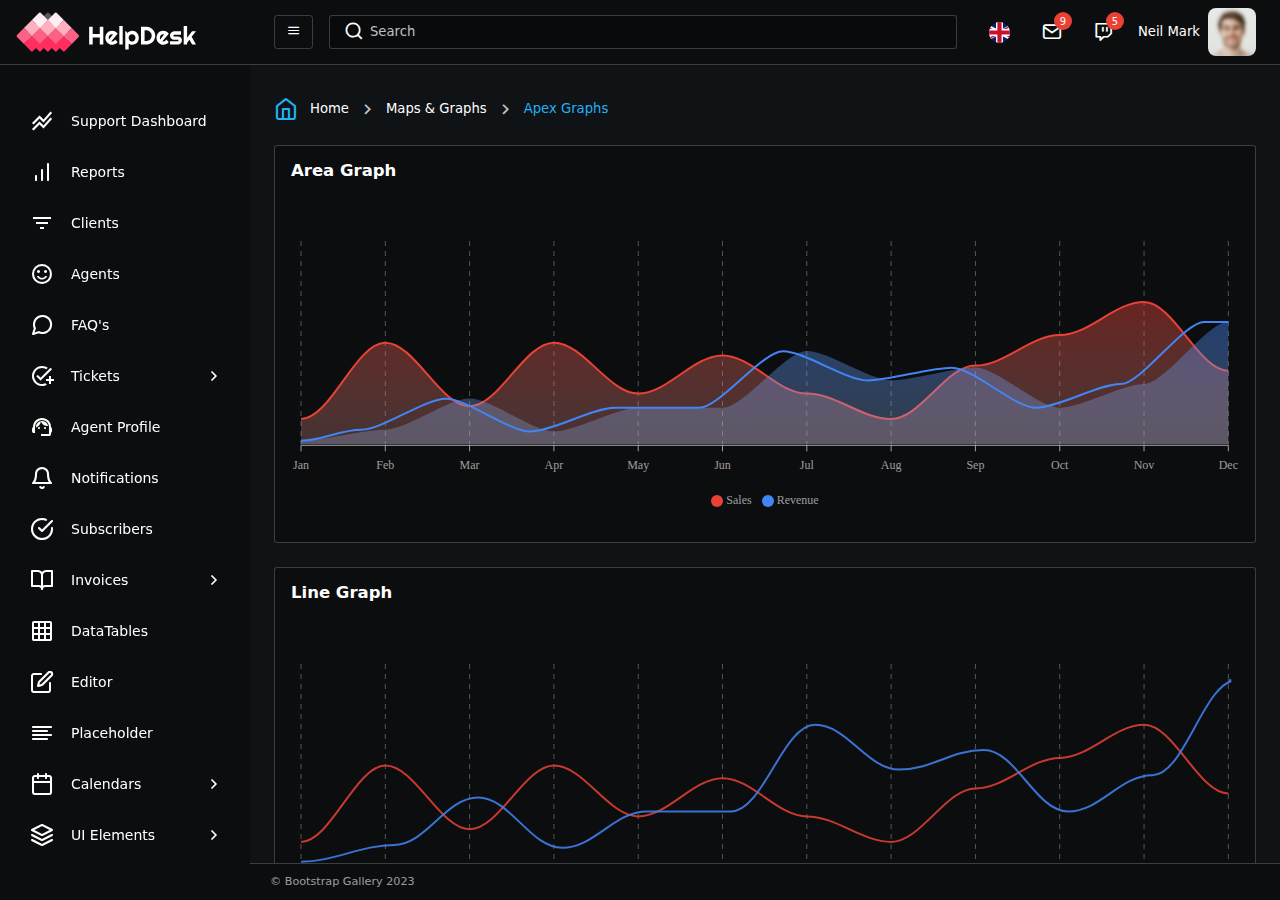
<file: design/apex.html>
<!DOCTYPE html>
<html lang="en">

	<head>
		<meta charset="utf-8" />
		<meta name="viewport" content="width=device-width, initial-scale=1" />
		<title>Bootstrap Gallery - Oxfin HelpDesk Admin Dashboard</title>

		<!-- Meta -->
		<meta name="description" content="Marketplace for Bootstrap Admin Dashboards" />
		<meta name="author" content="Bootstrap Gallery" />
		<link rel="shortcut icon" href="assets/images/favicon.svg" />

		<!-- *************
			************ CSS Files *************
		************* -->
		<!-- Icomoon Font Icons css -->
		<link rel="stylesheet" href="assets/fonts/icomoon/style.css" />

		<!-- Main CSS -->
		<link rel="stylesheet" href="assets/css/main.min.css" />

		<!-- *************
			************ Vendor Css Files *************
		************ -->

		<!-- Scrollbar CSS -->
		<link rel="stylesheet" href="assets/vendor/overlay-scroll/OverlayScrollbars.min.css" />
	</head>

	<body>
		<!-- Page wrapper start -->
		<div class="page-wrapper">

			<!-- Main container start -->
			<div class="main-container">

				<!-- Sidebar wrapper start -->
				<nav id="sidebar" class="sidebar-wrapper">

					<!-- App brand starts -->
					<div class="app-brand px-3 py-2 d-flex align-items-center">
						<a href="index.html">
							<img src="assets/images/logo.svg" class="logo" alt="Bootstrap Gallery" />
						</a>
					</div>
					<!-- App brand ends -->

					<!-- Sidebar menu starts -->
					<div class="sidebarMenuScroll">
						<ul class="sidebar-menu">
							<li>
								<a href="index.html">
									<i class="icon-stacked_line_chart"></i>
									<span class="menu-text">Support Dashboard</span>
								</a>
							</li>
							<li>
								<a href="reports.html">
									<i class="icon-bar-chart"></i>
									<span class="menu-text">Reports</span>
								</a>
							</li>
							<li>
								<a href="clients.html">
									<i class="icon-filter_list"></i>
									<span class="menu-text">Clients</span>
								</a>
							</li>
							<li>
								<a href="agents.html">
									<i class="icon-sentiment_satisfied_alt"></i>
									<span class="menu-text">Agents</span>
								</a>
							</li>
							<li>
								<a href="faq.html">
									<i class="icon-message-circle"></i>
									<span class="menu-text">FAQ's</span>
								</a>
							</li>
							<li class="treeview">
								<a href="#!">
									<i class="icon-add_task"></i>
									<span class="menu-text">Tickets</span>
								</a>
								<ul class="treeview-menu">
									<li>
										<a href="create-ticket.html">Create Ticket</a>
									</li>
									<li>
										<a href="all-tickets.html">All Tickets</a>
									</li>
									<li>
										<a href="assigned-tickets.html">Assigned Tickets</a>
									</li>
									<li>
										<a href="my-tickets.html">My Tickets</a>
									</li>
									<li>
										<a href="open-tickets.html">Open Tickets</a>
									</li>
									<li>
										<a href="pending-tickets.html">Pending Tickets</a>
									</li>
									<li>
										<a href="closed-tickets.html">Closed Tickets</a>
									</li>
									<li>
										<a href="solved-tickets.html">Solved Tickets</a>
									</li>
								</ul>
							</li>
							<li>
								<a href="agent-profile.html">
									<i class="icon-support_agent"></i>
									<span class="menu-text">Agent Profile</span>
								</a>
							</li>
							<li>
								<a href="notifications.html">
									<i class="icon-bell"></i>
									<span class="menu-text">Notifications</span>
								</a>
							</li>
							<li>
								<a href="subscribers.html">
									<i class="icon-check-circle"></i>
									<span class="menu-text">Subscribers</span>
								</a>
							</li>
							<li class="treeview">
								<a href="#!">
									<i class="icon-book-open"></i>
									<span class="menu-text">Invoices</span>
								</a>
								<ul class="treeview-menu">
									<li>
										<a href="client-list.html">Client List</a>
									</li>
									<li>
										<a href="invoice-list.html">Invoice List</a>
									</li>
									<li>
										<a href="invoice.html">Invoice Details</a>
									</li>
									<li>
										<a href="create-invoice.html">Create Invoice</a>
									</li>
								</ul>
							</li>
							<li>
								<a href="datatables.html">
									<i class="icon-grid_on"></i>
									<span class="menu-text">DataTables</span>
								</a>
							</li>
							<li>
								<a href="editor.html">
									<i class="icon-edit"></i>
									<span class="menu-text">Editor</span>
								</a>
							</li>
							<li>
								<a href="placeholder.html">
									<i class="icon-align-left"></i>
									<span class="menu-text">Placeholder</span>
								</a>
							</li>
							<li class="treeview">
								<a href="#!">
									<i class="icon-calendar"></i>
									<span class="menu-text">Calendars</span>
								</a>
								<ul class="treeview-menu">
									<li>
										<a href="calendar.html">Daygrid View</a>
									</li>
									<li>
										<a href="calendar-external-draggable.html">External Draggable</a>
									</li>
									<li>
										<a href="calendar-google.html">Google Calendar</a>
									</li>
									<li>
										<a href="calendar-list-view.html">List View</a>
									</li>
									<li>
										<a href="calendar-selectable.html">Selectable</a>
									</li>
								</ul>
							</li>
							<li class="treeview">
								<a href="#!">
									<i class="icon-layers"></i>
									<span class="menu-text">UI Elements</span>
								</a>
								<ul class="treeview-menu">
									<li>
										<a href="accordions.html">Accordions</a>
									</li>
									<li>
										<a href="alerts.html">Alerts</a>
									</li>
									<li>
										<a href="buttons.html">Buttons</a>
									</li>
									<li>
										<a href="badges.html">Badges</a>
									</li>
									<li>
										<a href="cards.html">Cards</a>
									</li>
									<li>
										<a href="custom-cards.html">Custom Cards</a>
									</li>
									<li>
										<a href="carousel.html">Carousel</a>
									</li>
									<li>
										<a href="icons.html">Icons</a>
									</li>
									<li>
										<a href="list-items.html">List Items</a>
									</li>
									<li>
										<a href="modals.html">Modals</a>
									</li>
									<li>
										<a href="progress.html">Progress Bars</a>
									</li>
									<li>
										<a href="popovers.html">Popovers</a>
									</li>
									<li>
										<a href="tabs.html">Tabs</a>
									</li>
									<li>
										<a href="tooltips.html">Tooltips</a>
									</li>
									<li>
										<a href="typography.html">Typography</a>
									</li>
								</ul>
							</li>
							<li class="treeview">
								<a href="#!">
									<i class="icon-layout"></i>
									<span class="menu-text">Forms</span>
								</a>
								<ul class="treeview-menu">
									<li>
										<a href="form-inputs.html">Basic Form Inputs</a>
									</li>
									<li>
										<a href="form-checkbox-radio.html">Checkbox &amp; Radio</a>
									</li>
									<li>
										<a href="form-file-input.html">File Input</a>
									</li>
									<li>
										<a href="form-validations.html">Validations</a>
									</li>
									<li>
										<a href="date-time-pickers.html">Date Time Pickers</a>
									</li>
									<li>
										<a href="form-layouts.html">Form Layouts</a>
									</li>
								</ul>
							</li>
							<li>
								<a href="starter-page.html">
									<i class="icon-padding"></i>
									<span class="menu-text">Starter Page</span>
								</a>
							</li>
							<li>
								<a href="tables.html">
									<i class="icon-grid"></i>
									<span class="menu-text">Tables</span>
								</a>
							</li>
							<li class="treeview active">
								<a href="#!">
									<i class="icon-map"></i>
									<span class="menu-text">Graphs & Maps</span>
								</a>
								<ul class="treeview-menu">
									<li>
										<a href="apex.html" class="active-sub">Apex</a>
									</li>
									<li>
										<a href="morris.html">Morris</a>
									</li>
									<li>
										<a href="maps.html">Maps</a>
									</li>
								</ul>
							</li>
							<li class="treeview">
								<a href="#!">
									<i class="icon-lock"></i>
									<span class="menu-text">Authentication</span>
								</a>
								<ul class="treeview-menu">
									<li>
										<a href="login.html">Login</a>
									</li>
									<li>
										<a href="signup.html">Signup</a>
									</li>
									<li>
										<a href="forgot-password.html">Forgot Password</a>
									</li>
									<li>
										<a href="page-not-found.html">Page Not Found</a>
									</li>
									<li>
										<a href="maintenance.html">Maintenance</a>
									</li>
								</ul>
							</li>
							<li class="treeview">
								<a href="#!">
									<i class="icon-notes"></i>
									<span class="menu-text">Multi Level</span>
								</a>
								<ul class="treeview-menu">
									<li>
										<a href="#!">Level One Link</a>
									</li>
									<li>
										<a href="#!">
											Level One Menu
											<i class="icon-arrow_forward_ios"></i>
										</a>
										<ul class="treeview-menu">
											<li>
												<a href="#!">Level Two Link</a>
											</li>
											<li>
												<a href="#!">Level Two Menu
													<i class="icon-arrow_forward_ios"></i>
												</a>
												<ul class="treeview-menu">
													<li>
														<a href="#!">Level Three Link</a>
													</li>
													<li>
														<a href="#!">Level Three Link</a>
													</li>
												</ul>
											</li>
										</ul>
									</li>
									<li>
										<a href="#!">Level One Link</a>
									</li>
								</ul>
							</li>
						</ul>
					</div>
					<!-- Sidebar menu ends -->

				</nav>
				<!-- Sidebar wrapper end -->

				<!-- App container starts -->
				<div class="app-container">

					<!-- App header starts -->
					<div class="app-header d-flex align-items-center">

						<!-- Toggle buttons start -->
						<div class="d-flex">
							<button class="btn btn-outline-light toggle-sidebar" id="toggle-sidebar">
								<i class="icon-menu"></i>
							</button>
							<button class="btn btn-outline-light pin-sidebar" id="pin-sidebar">
								<i class="icon-menu"></i>
							</button>
						</div>
						<!-- Toggle buttons end -->

						<!-- Search container start -->
						<div class="search-container d-sm-block d-none mx-3">
							<input type="text" class="form-control" placeholder="Search" />
							<i class="icon-search"></i>
						</div>
						<!-- Search container end -->

						<!-- App header actions start -->
						<div class="header-actions">
							<div class="dropdown">
								<a class="dropdown-toggle d-flex p-3 position-relative" href="#!" role="button"
									data-bs-toggle="dropdown" aria-expanded="false">
									<img src="assets/images/flags/1x1/gb.svg" class="flag-img" alt="Great Britain" />
								</a>
								<div class="dropdown-menu dropdown-menu-end shadow-sm dropdown-menu-mini">
									<div class="country-container">
										<a href="index.html" class="py-2">
											<img src="assets/images/flags/1x1/us.svg" alt="USA" />
										</a>
										<a href="index.html" class="py-2">
											<img src="assets/images/flags/1x1/in.svg" alt="India" />
										</a>
										<a href="index.html" class="py-2">
											<img src="assets/images/flags/1x1/br.svg" alt="Brazil" />
										</a>
										<a href="index.html" class="py-2">
											<img src="assets/images/flags/1x1/tr.svg" alt="Turkey" />
										</a>
										<a href="index.html" class="py-2">
											<img src="assets/images/flags/1x1/id.svg" alt="Indonesia" />
										</a>
									</div>
								</div>
							</div>
							<div class="dropdown">
								<a class="dropdown-toggle d-flex p-3 position-relative" href="#!" role="button"
									data-bs-toggle="dropdown" aria-expanded="false">
									<i class="icon-mail fs-4 lh-1"></i>
									<span class="count rounded-circle bg-danger">9</span>
								</a>
								<div class="dropdown-menu dropdown-menu-end dropdown-menu-md shadow-sm">
									<h5 class="fw-semibold px-3 py-2 m-0">Messages</h5>
									<a href="javascript:void(0)" class="dropdown-item">
										<div class="d-flex align-items-start py-2">
											<div class="p-3 bg-danger rounded-circle me-3">MS</div>
											<div class="m-0">
												<h6 class="mb-1 fw-semibold">Moory Sammy</h6>
												<p class="mb-1">Sent a mail.</p>
												<p class="small m-0 opacity-50">3 Mins Ago</p>
											</div>
										</div>
									</a>
									<a href="javascript:void(0)" class="dropdown-item">
										<div class="d-flex align-items-start py-2">
											<div class="p-3 bg-primary rounded-circle me-3">KY</div>
											<div class="m-0">
												<h6 class="mb-1 fw-semibold">Kyle Yomaha</h6>
												<p class="mb-1">Need support.</p>
												<p class="small m-0 opacity-50">5 Mins Ago</p>
											</div>
										</div>
									</a>
									<a href="javascript:void(0)" class="dropdown-item">
										<div class="d-flex align-items-start py-2">
											<div class="p-3 bg-success rounded-circle me-3">SB</div>
											<div class="m-0">
												<h6 class="mb-1 fw-semibold">Srinu Basava</h6>
												<p class="mb-1">Purchased a NotePad.</p>
												<p class="small m-0 opacity-50">7 Mins Ago</p>
											</div>
										</div>
									</a>
									<div class="d-grid p-3 border-top">
										<a href="javascript:void(0)" class="btn btn-outline-primary">View all</a>
									</div>
								</div>
							</div>
							<div class="dropdown">
								<a class="dropdown-toggle d-flex p-3 position-relative" href="#!" role="button"
									data-bs-toggle="dropdown" aria-expanded="false">
									<i class="icon-twitch fs-4 lh-1"></i>
									<span class="count rounded-circle bg-danger">5</span>
								</a>
								<div class="dropdown-menu dropdown-menu-end dropdown-menu-md shadow-sm">
									<h5 class="fw-semibold px-3 py-2 m-0">Notifications</h5>
									<a href="javascript:void(0)" class="dropdown-item">
										<div class="d-flex align-items-start py-2">
											<img src="assets/images/user.png" class="img-3x me-3 rounded-3" alt="Admin Themes" />
											<div class="m-0">
												<h6 class="mb-1 fw-semibold">Sophie Michiels</h6>
												<p class="mb-1">Membership has been ended.</p>
												<p class="small m-0 opacity-50">Oct 20, 07:30pm</p>
											</div>
										</div>
									</a>
									<a href="javascript:void(0)" class="dropdown-item">
										<div class="d-flex align-items-start py-2">
											<img src="assets/images/user2.png" class="img-3x me-3 rounded-3" alt="Admin Theme" />
											<div class="m-0">
												<h6 class="mb-1 fw-semibold">Sophie Michiels</h6>
												<p class="mb-1">Congratulate, James for new job.</p>
												<p class="small m-0 opacity-50">Oct 24, 08:00pm</p>
											</div>
										</div>
									</a>
									<a href="javascript:void(0)" class="dropdown-item">
										<div class="d-flex align-items-start py-2">
											<img src="assets/images/user1.png" class="img-3x me-3 rounded-3" alt="Admin Theme" />
											<div class="m-0">
												<h6 class="mb-1 fw-semibold">Sophie Michiels</h6>
												<p class="mb-1">Lewis added new schedule release.</p>
												<p class="small m-0 opacity-50">Oct 28, 09:30pm</p>
											</div>
										</div>
									</a>
									<div class="d-grid p-3 border-top">
										<a href="javascript:void(0)" class="btn btn-outline-primary">View all</a>
									</div>
								</div>
							</div>
							<div class="dropdown ms-2">
								<a class="dropdown-toggle d-flex align-items-center user-settings" href="#!" role="button"
									data-bs-toggle="dropdown" aria-expanded="false">
									<span>Neil Mark</span>
									<img src="assets/images/user3.png" class="img-3x m-2 me-0 rounded-3" alt="Bootstrap Gallery" />
								</a>
								<div class="dropdown-menu dropdown-menu-end dropdown-menu-sm shadow-sm gap-3">
									<a class="dropdown-item d-flex align-items-center py-2" href="profile.html"><i
											class="icon-gitlab fs-4 me-3"></i>User Profile</a>
									<a class="dropdown-item d-flex align-items-center py-2" href="account-settings.html"><i
											class="icon-settings fs-4 me-3"></i>Account Settings</a>
									<a class="dropdown-item d-flex align-items-center py-2" href="login.html"><i
											class="icon-log-out fs-4 me-3"></i>Logout</a>
								</div>
							</div>
						</div>
						<!-- App header actions end -->

					</div>
					<!-- App header ends -->

					<!-- App body starts -->
					<div class="app-body">

						<!-- Container starts -->
						<div class="container-fluid">

							<!-- Row start -->
							<div class="row">
								<div class="col-12 col-xl-6">

									<!-- Breadcrumb start -->
									<ol class="breadcrumb d-none d-lg-flex mb-4">
										<li class="breadcrumb-item">
											<i class="icon-home lh-1"></i>
											<a href="index.html" class="text-decoration-none">Home</a>
										</li>
										<li class="breadcrumb-item">Maps & Graphs</li>
										<li class="breadcrumb-item text-primary">Apex Graphs</li>
									</ol>
									<!-- Breadcrumb end -->

								</div>
							</div>
							<!-- Row end -->

							<!-- Row start -->
							<div class="row">
								<div class="col-xxl-6 col-xl-12">
									<div class="card mb-4">
										<div class="card-header">
											<h5 class="card-title">Area Graph</h5>
										</div>
										<div class="card-body">
											<div id="areaGraph"></div>
										</div>
									</div>
								</div>
								<div class="col-xxl-6 col-xl-12">
									<div class="card mb-4">
										<div class="card-header">
											<h5 class="card-title">Line Graph</h5>
										</div>
										<div class="card-body">
											<div id="lineGraph"></div>
										</div>
									</div>
								</div>
								<div class="col-xxl-6 col-xl-12">
									<div class="card mb-4">
										<div class="card-header">
											<h5 class="card-title">Line Graph</h5>
										</div>
										<div class="card-body">
											<div id="barGraph"></div>
										</div>
									</div>
								</div>
								<div class="col-xxl-6 col-xl-12">
									<div class="card mb-4">
										<div class="card-header">
											<h5 class="card-title">Column Area Graph</h5>
										</div>
										<div class="card-body">
											<div id="columnArea"></div>
										</div>
									</div>
								</div>
								<div class="col-xxl-6 col-xl-12">
									<div class="card mb-4">
										<div class="card-header">
											<h5 class="card-title">CandleStick</h5>
										</div>
										<div class="card-body">
											<div id="candleStick"></div>
										</div>
									</div>
								</div>
								<div class="col-xxl-6 col-xl-12">
									<div class="card mb-4">
										<div class="card-header">
											<h5 class="card-title">Heatmap</h5>
										</div>
										<div class="card-body">
											<div id="heatmap"></div>
										</div>
									</div>
								</div>
								<div class="col-xxl-6 col-xl-6 col-lg-12">
									<div class="card mb-4">
										<div class="card-header">
											<h5 class="card-title">Donut</h5>
										</div>
										<div class="card-body">
											<div id="donut" class="auto-align-graph"></div>
										</div>
									</div>
								</div>
								<div class="col-xxl-6 col-xl-6 col-lg-12">
									<div class="card mb-4">
										<div class="card-header">
											<h5 class="card-title">Pie</h5>
										</div>
										<div class="card-body">
											<div id="pie" class="auto-align-graph"></div>
										</div>
									</div>
								</div>
							</div>
							<!-- Row end -->

						</div>
						<!-- Container ends -->

					</div>
					<!-- App body ends -->

					<!-- App footer start -->
					<div class="app-footer">
						<span>© Bootstrap Gallery 2023</span>
					</div>
					<!-- App footer end -->

				</div>
				<!-- App container ends -->

			</div>
			<!-- Main container end -->

		</div>
		<!-- Page wrapper end -->

		<!-- *************
			************ JavaScript Files *************
		************* -->
		<!-- Required jQuery first, then Bootstrap Bundle JS -->
		<script src="assets/js/jquery.min.js"></script>
		<script src="assets/js/bootstrap.bundle.min.js"></script>

		<!-- *************
			************ Vendor Js Files *************
		************* -->

		<!-- Overlay Scroll JS -->
		<script src="assets/vendor/overlay-scroll/jquery.overlayScrollbars.min.js"></script>
		<script src="assets/vendor/overlay-scroll/custom-scrollbar.js"></script>

		<!-- Apex Charts -->
		<script src="assets/vendor/apex/apexcharts.min.js"></script>
		<script src="assets/vendor/apex/custom/graphs/area.js"></script>
		<script src="assets/vendor/apex/custom/graphs/line.js"></script>
		<script src="assets/vendor/apex/custom/graphs/bar.js"></script>
		<script src="assets/vendor/apex/custom/graphs/column-area.js"></script>
		<script src="assets/vendor/apex/custom/graphs/candlestick.js"></script>
		<script src="assets/vendor/apex/custom/graphs/heatmap.js"></script>
		<script src="assets/vendor/apex/custom/graphs/donut.js"></script>
		<script src="assets/vendor/apex/custom/graphs/pie.js"></script>

		<!-- Custom JS files -->
		<script src="assets/js/custom.js"></script>
	</body>

</html>
</file>
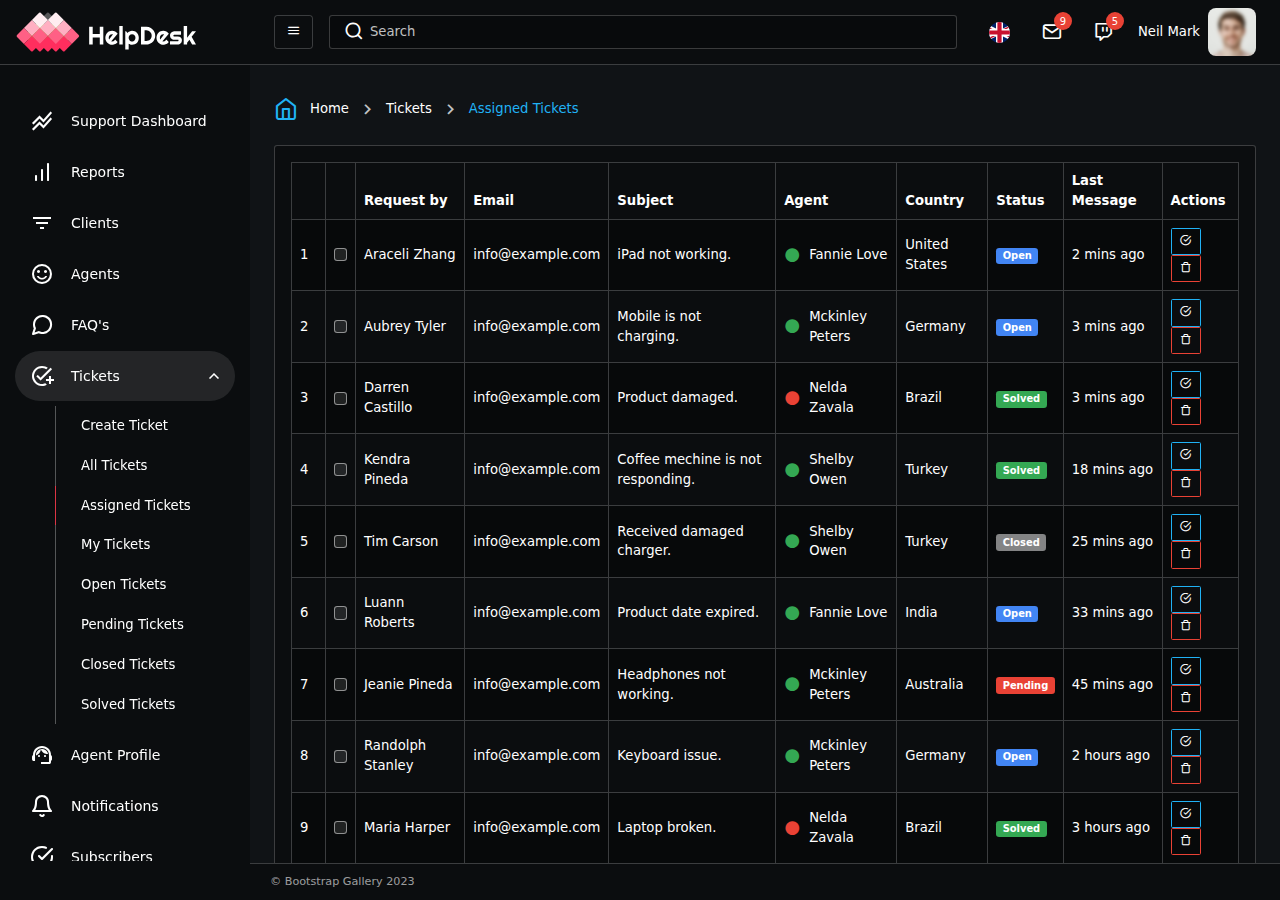
<file: design/assigned-tickets.html>
<!DOCTYPE html>
<html lang="en">

	<head>
		<meta charset="utf-8" />
		<meta name="viewport" content="width=device-width, initial-scale=1" />
		<title>Bootstrap Gallery - Oxfin HelpDesk Admin Dashboard</title>

		<!-- Meta -->
		<meta name="description" content="Marketplace for Bootstrap Admin Dashboards" />
		<meta name="author" content="Bootstrap Gallery" />
		<link rel="shortcut icon" href="assets/images/favicon.svg" />

		<!-- *************
			************ CSS Files *************
		************* -->
		<!-- Icomoon Font Icons css -->
		<link rel="stylesheet" href="assets/fonts/icomoon/style.css" />

		<!-- Main CSS -->
		<link rel="stylesheet" href="assets/css/main.min.css" />

		<!-- *************
			************ Vendor Css Files *************
		************ -->

		<!-- Scrollbar CSS -->
		<link rel="stylesheet" href="assets/vendor/overlay-scroll/OverlayScrollbars.min.css" />
	</head>

	<body>
		<!-- Page wrapper start -->
		<div class="page-wrapper">

			<!-- Main container start -->
			<div class="main-container">

				<!-- Sidebar wrapper start -->
				<nav id="sidebar" class="sidebar-wrapper">

					<!-- App brand starts -->
					<div class="app-brand px-3 py-2 d-flex align-items-center">
						<a href="index.html">
							<img src="assets/images/logo.svg" class="logo" alt="Bootstrap Gallery" />
						</a>
					</div>
					<!-- App brand ends -->

					<!-- Sidebar menu starts -->
					<div class="sidebarMenuScroll">
						<ul class="sidebar-menu">
							<li>
								<a href="index.html">
									<i class="icon-stacked_line_chart"></i>
									<span class="menu-text">Support Dashboard</span>
								</a>
							</li>
							<li>
								<a href="reports.html">
									<i class="icon-bar-chart"></i>
									<span class="menu-text">Reports</span>
								</a>
							</li>
							<li>
								<a href="clients.html">
									<i class="icon-filter_list"></i>
									<span class="menu-text">Clients</span>
								</a>
							</li>
							<li>
								<a href="agents.html">
									<i class="icon-sentiment_satisfied_alt"></i>
									<span class="menu-text">Agents</span>
								</a>
							</li>
							<li>
								<a href="faq.html">
									<i class="icon-message-circle"></i>
									<span class="menu-text">FAQ's</span>
								</a>
							</li>
							<li class="treeview active">
								<a href="#!">
									<i class="icon-add_task"></i>
									<span class="menu-text">Tickets</span>
								</a>
								<ul class="treeview-menu">
									<li>
										<a href="create-ticket.html">Create Ticket</a>
									</li>
									<li>
										<a href="all-tickets.html">All Tickets</a>
									</li>
									<li>
										<a href="assigned-tickets.html" class="active-sub">Assigned Tickets</a>
									</li>
									<li>
										<a href="my-tickets.html">My Tickets</a>
									</li>
									<li>
										<a href="open-tickets.html">Open Tickets</a>
									</li>
									<li>
										<a href="pending-tickets.html">Pending Tickets</a>
									</li>
									<li>
										<a href="closed-tickets.html">Closed Tickets</a>
									</li>
									<li>
										<a href="solved-tickets.html">Solved Tickets</a>
									</li>
								</ul>
							</li>
							<li>
								<a href="agent-profile.html">
									<i class="icon-support_agent"></i>
									<span class="menu-text">Agent Profile</span>
								</a>
							</li>
							<li>
								<a href="notifications.html">
									<i class="icon-bell"></i>
									<span class="menu-text">Notifications</span>
								</a>
							</li>
							<li>
								<a href="subscribers.html">
									<i class="icon-check-circle"></i>
									<span class="menu-text">Subscribers</span>
								</a>
							</li>
							<li class="treeview">
								<a href="#!">
									<i class="icon-book-open"></i>
									<span class="menu-text">Invoices</span>
								</a>
								<ul class="treeview-menu">
									<li>
										<a href="client-list.html">Client List</a>
									</li>
									<li>
										<a href="invoice-list.html">Invoice List</a>
									</li>
									<li>
										<a href="invoice.html">Invoice Details</a>
									</li>
									<li>
										<a href="create-invoice.html">Create Invoice</a>
									</li>
								</ul>
							</li>
							<li>
								<a href="datatables.html">
									<i class="icon-grid_on"></i>
									<span class="menu-text">DataTables</span>
								</a>
							</li>
							<li>
								<a href="editor.html">
									<i class="icon-edit"></i>
									<span class="menu-text">Editor</span>
								</a>
							</li>
							<li>
								<a href="placeholder.html">
									<i class="icon-align-left"></i>
									<span class="menu-text">Placeholder</span>
								</a>
							</li>
							<li class="treeview">
								<a href="#!">
									<i class="icon-calendar"></i>
									<span class="menu-text">Calendars</span>
								</a>
								<ul class="treeview-menu">
									<li>
										<a href="calendar.html">Daygrid View</a>
									</li>
									<li>
										<a href="calendar-external-draggable.html">External Draggable</a>
									</li>
									<li>
										<a href="calendar-google.html">Google Calendar</a>
									</li>
									<li>
										<a href="calendar-list-view.html">List View</a>
									</li>
									<li>
										<a href="calendar-selectable.html">Selectable</a>
									</li>
								</ul>
							</li>
							<li class="treeview">
								<a href="#!">
									<i class="icon-layers"></i>
									<span class="menu-text">UI Elements</span>
								</a>
								<ul class="treeview-menu">
									<li>
										<a href="accordions.html">Accordions</a>
									</li>
									<li>
										<a href="alerts.html">Alerts</a>
									</li>
									<li>
										<a href="buttons.html">Buttons</a>
									</li>
									<li>
										<a href="badges.html">Badges</a>
									</li>
									<li>
										<a href="cards.html">Cards</a>
									</li>
									<li>
										<a href="custom-cards.html">Custom Cards</a>
									</li>
									<li>
										<a href="carousel.html">Carousel</a>
									</li>
									<li>
										<a href="icons.html">Icons</a>
									</li>
									<li>
										<a href="list-items.html">List Items</a>
									</li>
									<li>
										<a href="modals.html">Modals</a>
									</li>
									<li>
										<a href="progress.html">Progress Bars</a>
									</li>
									<li>
										<a href="popovers.html">Popovers</a>
									</li>
									<li>
										<a href="tabs.html">Tabs</a>
									</li>
									<li>
										<a href="tooltips.html">Tooltips</a>
									</li>
									<li>
										<a href="typography.html">Typography</a>
									</li>
								</ul>
							</li>
							<li class="treeview">
								<a href="#!">
									<i class="icon-layout"></i>
									<span class="menu-text">Forms</span>
								</a>
								<ul class="treeview-menu">
									<li>
										<a href="form-inputs.html">Basic Form Inputs</a>
									</li>
									<li>
										<a href="form-checkbox-radio.html">Checkbox &amp; Radio</a>
									</li>
									<li>
										<a href="form-file-input.html">File Input</a>
									</li>
									<li>
										<a href="form-validations.html">Validations</a>
									</li>
									<li>
										<a href="date-time-pickers.html">Date Time Pickers</a>
									</li>
									<li>
										<a href="form-layouts.html">Form Layouts</a>
									</li>
								</ul>
							</li>
							<li>
								<a href="starter-page.html">
									<i class="icon-padding"></i>
									<span class="menu-text">Starter Page</span>
								</a>
							</li>
							<li>
								<a href="tables.html">
									<i class="icon-grid"></i>
									<span class="menu-text">Tables</span>
								</a>
							</li>
							<li class="treeview">
								<a href="#!">
									<i class="icon-map"></i>
									<span class="menu-text">Graphs & Maps</span>
								</a>
								<ul class="treeview-menu">
									<li>
										<a href="apex.html">Apex</a>
									</li>
									<li>
										<a href="morris.html">Morris</a>
									</li>
									<li>
										<a href="maps.html">Maps</a>
									</li>
								</ul>
							</li>
							<li class="treeview">
								<a href="#!">
									<i class="icon-lock"></i>
									<span class="menu-text">Authentication</span>
								</a>
								<ul class="treeview-menu">
									<li>
										<a href="login.html">Login</a>
									</li>
									<li>
										<a href="signup.html">Signup</a>
									</li>
									<li>
										<a href="forgot-password.html">Forgot Password</a>
									</li>
									<li>
										<a href="page-not-found.html">Page Not Found</a>
									</li>
									<li>
										<a href="maintenance.html">Maintenance</a>
									</li>
								</ul>
							</li>
							<li class="treeview">
								<a href="#!">
									<i class="icon-notes"></i>
									<span class="menu-text">Multi Level</span>
								</a>
								<ul class="treeview-menu">
									<li>
										<a href="#!">Level One Link</a>
									</li>
									<li>
										<a href="#!">
											Level One Menu
											<i class="icon-arrow_forward_ios"></i>
										</a>
										<ul class="treeview-menu">
											<li>
												<a href="#!">Level Two Link</a>
											</li>
											<li>
												<a href="#!">Level Two Menu
													<i class="icon-arrow_forward_ios"></i>
												</a>
												<ul class="treeview-menu">
													<li>
														<a href="#!">Level Three Link</a>
													</li>
													<li>
														<a href="#!">Level Three Link</a>
													</li>
												</ul>
											</li>
										</ul>
									</li>
									<li>
										<a href="#!">Level One Link</a>
									</li>
								</ul>
							</li>
						</ul>
					</div>
					<!-- Sidebar menu ends -->

				</nav>
				<!-- Sidebar wrapper end -->

				<!-- App container starts -->
				<div class="app-container">

					<!-- App header starts -->
					<div class="app-header d-flex align-items-center">

						<!-- Toggle buttons start -->
						<div class="d-flex">
							<button class="btn btn-outline-light toggle-sidebar" id="toggle-sidebar">
								<i class="icon-menu"></i>
							</button>
							<button class="btn btn-outline-light pin-sidebar" id="pin-sidebar">
								<i class="icon-menu"></i>
							</button>
						</div>
						<!-- Toggle buttons end -->

						<!-- Search container start -->
						<div class="search-container d-sm-block d-none mx-3">
							<input type="text" class="form-control" placeholder="Search" />
							<i class="icon-search"></i>
						</div>
						<!-- Search container end -->

						<!-- App header actions start -->
						<div class="header-actions">
							<div class="dropdown">
								<a class="dropdown-toggle d-flex p-3 position-relative" href="#!" role="button"
									data-bs-toggle="dropdown" aria-expanded="false">
									<img src="assets/images/flags/1x1/gb.svg" class="flag-img" alt="Great Britain" />
								</a>
								<div class="dropdown-menu dropdown-menu-end shadow-sm dropdown-menu-mini">
									<div class="country-container">
										<a href="index.html" class="py-2">
											<img src="assets/images/flags/1x1/us.svg" alt="USA" />
										</a>
										<a href="index.html" class="py-2">
											<img src="assets/images/flags/1x1/in.svg" alt="India" />
										</a>
										<a href="index.html" class="py-2">
											<img src="assets/images/flags/1x1/br.svg" alt="Brazil" />
										</a>
										<a href="index.html" class="py-2">
											<img src="assets/images/flags/1x1/tr.svg" alt="Turkey" />
										</a>
										<a href="index.html" class="py-2">
											<img src="assets/images/flags/1x1/id.svg" alt="Indonesia" />
										</a>
									</div>
								</div>
							</div>
							<div class="dropdown">
								<a class="dropdown-toggle d-flex p-3 position-relative" href="#!" role="button"
									data-bs-toggle="dropdown" aria-expanded="false">
									<i class="icon-mail fs-4 lh-1"></i>
									<span class="count rounded-circle bg-danger">9</span>
								</a>
								<div class="dropdown-menu dropdown-menu-end dropdown-menu-md shadow-sm">
									<h5 class="fw-semibold px-3 py-2 m-0">Messages</h5>
									<a href="javascript:void(0)" class="dropdown-item">
										<div class="d-flex align-items-start py-2">
											<div class="p-3 bg-danger rounded-circle me-3">MS</div>
											<div class="m-0">
												<h6 class="mb-1 fw-semibold">Moory Sammy</h6>
												<p class="mb-1">Sent a mail.</p>
												<p class="small m-0 opacity-50">3 Mins Ago</p>
											</div>
										</div>
									</a>
									<a href="javascript:void(0)" class="dropdown-item">
										<div class="d-flex align-items-start py-2">
											<div class="p-3 bg-primary rounded-circle me-3">KY</div>
											<div class="m-0">
												<h6 class="mb-1 fw-semibold">Kyle Yomaha</h6>
												<p class="mb-1">Need support.</p>
												<p class="small m-0 opacity-50">5 Mins Ago</p>
											</div>
										</div>
									</a>
									<a href="javascript:void(0)" class="dropdown-item">
										<div class="d-flex align-items-start py-2">
											<div class="p-3 bg-success rounded-circle me-3">SB</div>
											<div class="m-0">
												<h6 class="mb-1 fw-semibold">Srinu Basava</h6>
												<p class="mb-1">Purchased a NotePad.</p>
												<p class="small m-0 opacity-50">7 Mins Ago</p>
											</div>
										</div>
									</a>
									<div class="d-grid p-3 border-top">
										<a href="javascript:void(0)" class="btn btn-outline-primary">View all</a>
									</div>
								</div>
							</div>
							<div class="dropdown">
								<a class="dropdown-toggle d-flex p-3 position-relative" href="#!" role="button"
									data-bs-toggle="dropdown" aria-expanded="false">
									<i class="icon-twitch fs-4 lh-1"></i>
									<span class="count rounded-circle bg-danger">5</span>
								</a>
								<div class="dropdown-menu dropdown-menu-end dropdown-menu-md shadow-sm">
									<h5 class="fw-semibold px-3 py-2 m-0">Notifications</h5>
									<a href="javascript:void(0)" class="dropdown-item">
										<div class="d-flex align-items-start py-2">
											<img src="assets/images/user.png" class="img-3x me-3 rounded-3" alt="Admin Themes" />
											<div class="m-0">
												<h6 class="mb-1 fw-semibold">Sophie Michiels</h6>
												<p class="mb-1">Membership has been ended.</p>
												<p class="small m-0 opacity-50">Oct 20, 07:30pm</p>
											</div>
										</div>
									</a>
									<a href="javascript:void(0)" class="dropdown-item">
										<div class="d-flex align-items-start py-2">
											<img src="assets/images/user2.png" class="img-3x me-3 rounded-3" alt="Admin Theme" />
											<div class="m-0">
												<h6 class="mb-1 fw-semibold">Sophie Michiels</h6>
												<p class="mb-1">Congratulate, James for new job.</p>
												<p class="small m-0 opacity-50">Oct 24, 08:00pm</p>
											</div>
										</div>
									</a>
									<a href="javascript:void(0)" class="dropdown-item">
										<div class="d-flex align-items-start py-2">
											<img src="assets/images/user1.png" class="img-3x me-3 rounded-3" alt="Admin Theme" />
											<div class="m-0">
												<h6 class="mb-1 fw-semibold">Sophie Michiels</h6>
												<p class="mb-1">Lewis added new schedule release.</p>
												<p class="small m-0 opacity-50">Oct 28, 09:30pm</p>
											</div>
										</div>
									</a>
									<div class="d-grid p-3 border-top">
										<a href="javascript:void(0)" class="btn btn-outline-primary">View all</a>
									</div>
								</div>
							</div>
							<div class="dropdown ms-2">
								<a class="dropdown-toggle d-flex align-items-center user-settings" href="#!" role="button"
									data-bs-toggle="dropdown" aria-expanded="false">
									<span>Neil Mark</span>
									<img src="assets/images/user3.png" class="img-3x m-2 me-0 rounded-3" alt="Bootstrap Gallery" />
								</a>
								<div class="dropdown-menu dropdown-menu-end dropdown-menu-sm shadow-sm gap-3">
									<a class="dropdown-item d-flex align-items-center py-2" href="profile.html"><i
											class="icon-gitlab fs-4 me-3"></i>User Profile</a>
									<a class="dropdown-item d-flex align-items-center py-2" href="account-settings.html"><i
											class="icon-settings fs-4 me-3"></i>Account Settings</a>
									<a class="dropdown-item d-flex align-items-center py-2" href="login.html"><i
											class="icon-log-out fs-4 me-3"></i>Logout</a>
								</div>
							</div>
						</div>
						<!-- App header actions end -->

					</div>
					<!-- App header ends -->

					<!-- App body starts -->
					<div class="app-body">

						<!-- Container starts -->
						<div class="container-fluid">

							<!-- Row start -->
							<div class="row">
								<div class="col-12 col-xl-6">

									<!-- Breadcrumb start -->
									<ol class="breadcrumb d-none d-lg-flex mb-4">
										<li class="breadcrumb-item">
											<i class="icon-home lh-1"></i>
											<a href="index.html" class="text-decoration-none">Home</a>
										</li>
										<li class="breadcrumb-item">Tickets</li>
										<li class="breadcrumb-item text-primary">Assigned Tickets</li>
									</ol>
									<!-- Breadcrumb end -->

								</div>
							</div>
							<!-- Row end -->

							<!-- Row start -->
							<div class="row">
								<div class="col-12">
									<div class="card mb-4">
										<div class="card-body">
											<div class="table-responsive">
												<table class="table table-bordered table-striped align-middle m-0">
													<thead>
														<tr>
															<th></th>
															<th></th>
															<th>Request by</th>
															<th>Email</th>
															<th>Subject</th>
															<th>Agent</th>
															<th>Country</th>
															<th>Status</th>
															<th>Last Message</th>
															<th>Actions</th>
														</tr>
													</thead>
													<tbody>
														<tr>
															<td>1</td>
															<th>
																<input class="form-check-input" type="checkbox" value="option1" />
															</th>
															<td>Araceli Zhang</td>
															<td>info@example.com</td>
															<td>iPad not working.</td>
															<td>
																<div class="d-flex align-items-center">
																	<i class="icon-circle1 me-2 text-success fs-5"></i>
																	Fannie Love
																</div>
															</td>
															<td>United States</td>
															<td>
																<span class="badge bg-info">Open</span>
															</td>
															<td>2 mins ago</td>
															<td>
																<button class="btn btn-outline-primary btn-sm" data-bs-toggle="tooltip"
																	data-bs-placement="top" data-bs-custom-class="custom-tooltip-primary"
																	data-bs-title="Edit">
																	<i class="icon-check-circle"></i>
																</button>
																<button class="btn btn-outline-danger btn-sm" data-bs-toggle="tooltip"
																	data-bs-placement="top" data-bs-custom-class="custom-tooltip-danger"
																	data-bs-title="Delete">
																	<i class="icon-trash"></i>
																</button>
															</td>
														</tr>
														<tr>
															<td>2</td>
															<th>
																<input class="form-check-input" type="checkbox" value="option2" />
															</th>
															<td>Aubrey Tyler</td>
															<td>info@example.com</td>
															<td>Mobile is not charging.</td>
															<td>
																<div class="d-flex align-items-center">
																	<i class="icon-circle1 me-2 text-success fs-5"></i>
																	Mckinley Peters
																</div>
															</td>
															<td>Germany</td>
															<td>
																<span class="badge bg-info">Open</span>
															</td>
															<td>3 mins ago</td>
															<td>
																<button class="btn btn-outline-primary btn-sm" data-bs-toggle="tooltip"
																	data-bs-placement="top" data-bs-custom-class="custom-tooltip-primary"
																	data-bs-title="Edit">
																	<i class="icon-check-circle"></i>
																</button>
																<button class="btn btn-outline-danger btn-sm" data-bs-toggle="tooltip"
																	data-bs-placement="top" data-bs-custom-class="custom-tooltip-danger"
																	data-bs-title="Delete">
																	<i class="icon-trash"></i>
																</button>
															</td>
														</tr>
														<tr>
															<td>3</td>
															<th>
																<input class="form-check-input" type="checkbox" value="option3" />
															</th>
															<td>Darren Castillo</td>
															<td>info@example.com</td>
															<td>Product damaged.</td>
															<td>
																<div class="d-flex align-items-center">
																	<i class="icon-circle1 me-2 text-danger fs-5"></i>
																	Nelda Zavala
																</div>
															</td>
															<td>Brazil</td>
															<td>
																<span class="badge bg-success">Solved</span>
															</td>
															<td>3 mins ago</td>
															<td>
																<button class="btn btn-outline-primary btn-sm" data-bs-toggle="tooltip"
																	data-bs-placement="top" data-bs-custom-class="custom-tooltip-primary"
																	data-bs-title="Edit">
																	<i class="icon-check-circle"></i>
																</button>
																<button class="btn btn-outline-danger btn-sm" data-bs-toggle="tooltip"
																	data-bs-placement="top" data-bs-custom-class="custom-tooltip-danger"
																	data-bs-title="Delete">
																	<i class="icon-trash"></i>
																</button>
															</td>
														</tr>
														<tr>
															<td>4</td>
															<th>
																<input class="form-check-input" type="checkbox" value="option4" />
															</th>
															<td>Kendra Pineda</td>
															<td>info@example.com</td>
															<td>Coffee mechine is not responding.</td>
															<td>
																<div class="d-flex align-items-center">
																	<i class="icon-circle1 me-2 text-success fs-5"></i>
																	Shelby Owen
																</div>
															</td>
															<td>Turkey</td>
															<td>
																<span class="badge bg-success">Solved</span>
															</td>
															<td>18 mins ago</td>
															<td>
																<button class="btn btn-outline-primary btn-sm" data-bs-toggle="tooltip"
																	data-bs-placement="top" data-bs-custom-class="custom-tooltip-primary"
																	data-bs-title="Edit">
																	<i class="icon-check-circle"></i>
																</button>
																<button class="btn btn-outline-danger btn-sm" data-bs-toggle="tooltip"
																	data-bs-placement="top" data-bs-custom-class="custom-tooltip-danger"
																	data-bs-title="Delete">
																	<i class="icon-trash"></i>
																</button>
															</td>
														</tr>
														<tr>
															<td>5</td>
															<th>
																<input class="form-check-input" type="checkbox" value="option5" />
															</th>
															<td>Tim Carson</td>
															<td>info@example.com</td>
															<td>Received damaged charger.</td>
															<td>
																<div class="d-flex align-items-center">
																	<i class="icon-circle1 me-2 text-success fs-5"></i>
																	Shelby Owen
																</div>
															</td>
															<td>Turkey</td>
															<td>
																<span class="badge bg-dark">Closed</span>
															</td>
															<td>25 mins ago</td>
															<td>
																<button class="btn btn-outline-primary btn-sm" data-bs-toggle="tooltip"
																	data-bs-placement="top" data-bs-custom-class="custom-tooltip-primary"
																	data-bs-title="Edit">
																	<i class="icon-check-circle"></i>
																</button>
																<button class="btn btn-outline-danger btn-sm" data-bs-toggle="tooltip"
																	data-bs-placement="top" data-bs-custom-class="custom-tooltip-danger"
																	data-bs-title="Delete">
																	<i class="icon-trash"></i>
																</button>
															</td>
														</tr>
														<tr>
															<td>6</td>
															<th>
																<input class="form-check-input" type="checkbox" value="option6" />
															</th>
															<td>Luann Roberts</td>
															<td>info@example.com</td>
															<td>Product date expired.</td>
															<td>
																<div class="d-flex align-items-center">
																	<i class="icon-circle1 me-2 text-success fs-5"></i>
																	Fannie Love
																</div>
															</td>
															<td>India</td>
															<td>
																<span class="badge bg-info">Open</span>
															</td>
															<td>33 mins ago</td>
															<td>
																<button class="btn btn-outline-primary btn-sm" data-bs-toggle="tooltip"
																	data-bs-placement="top" data-bs-custom-class="custom-tooltip-primary"
																	data-bs-title="Edit">
																	<i class="icon-check-circle"></i>
																</button>
																<button class="btn btn-outline-danger btn-sm" data-bs-toggle="tooltip"
																	data-bs-placement="top" data-bs-custom-class="custom-tooltip-danger"
																	data-bs-title="Delete">
																	<i class="icon-trash"></i>
																</button>
															</td>
														</tr>
														<tr>
															<td>7</td>
															<th>
																<input class="form-check-input" type="checkbox" value="option7" />
															</th>
															<td>Jeanie Pineda</td>
															<td>info@example.com</td>
															<td>Headphones not working.</td>
															<td>
																<div class="d-flex align-items-center">
																	<i class="icon-circle1 me-2 text-success fs-5"></i>
																	Mckinley Peters
																</div>
															</td>
															<td>Australia</td>
															<td>
																<span class="badge bg-danger">Pending</span>
															</td>
															<td>45 mins ago</td>
															<td>
																<button class="btn btn-outline-primary btn-sm" data-bs-toggle="tooltip"
																	data-bs-placement="top" data-bs-custom-class="custom-tooltip-primary"
																	data-bs-title="Edit">
																	<i class="icon-check-circle"></i>
																</button>
																<button class="btn btn-outline-danger btn-sm" data-bs-toggle="tooltip"
																	data-bs-placement="top" data-bs-custom-class="custom-tooltip-danger"
																	data-bs-title="Delete">
																	<i class="icon-trash"></i>
																</button>
															</td>
														</tr>
														<tr>
															<td>8</td>
															<th>
																<input class="form-check-input" type="checkbox" value="option8" />
															</th>
															<td>Randolph Stanley</td>
															<td>info@example.com</td>
															<td>Keyboard issue.</td>
															<td>
																<div class="d-flex align-items-center">
																	<i class="icon-circle1 me-2 text-success fs-5"></i>
																	Mckinley Peters
																</div>
															</td>
															<td>Germany</td>
															<td>
																<span class="badge bg-info">Open</span>
															</td>
															<td>2 hours ago</td>
															<td>
																<button class="btn btn-outline-primary btn-sm" data-bs-toggle="tooltip"
																	data-bs-placement="top" data-bs-custom-class="custom-tooltip-primary"
																	data-bs-title="Edit">
																	<i class="icon-check-circle"></i>
																</button>
																<button class="btn btn-outline-danger btn-sm" data-bs-toggle="tooltip"
																	data-bs-placement="top" data-bs-custom-class="custom-tooltip-danger"
																	data-bs-title="Delete">
																	<i class="icon-trash"></i>
																</button>
															</td>
														</tr>
														<tr>
															<td>9</td>
															<th>
																<input class="form-check-input" type="checkbox" value="option9" />
															</th>
															<td>Maria Harper</td>
															<td>info@example.com</td>
															<td>Laptop broken.</td>
															<td>
																<div class="d-flex align-items-center">
																	<i class="icon-circle1 me-2 text-danger fs-5"></i>
																	Nelda Zavala
																</div>
															</td>
															<td>Brazil</td>
															<td>
																<span class="badge bg-success">Solved</span>
															</td>
															<td>3 hours ago</td>
															<td>
																<button class="btn btn-outline-primary btn-sm" data-bs-toggle="tooltip"
																	data-bs-placement="top" data-bs-custom-class="custom-tooltip-primary"
																	data-bs-title="Edit">
																	<i class="icon-check-circle"></i>
																</button>
																<button class="btn btn-outline-danger btn-sm" data-bs-toggle="tooltip"
																	data-bs-placement="top" data-bs-custom-class="custom-tooltip-danger"
																	data-bs-title="Delete">
																	<i class="icon-trash"></i>
																</button>
															</td>
														</tr>
														<tr>
															<td>10</td>
															<th>
																<input class="form-check-input" type="checkbox" value="option10" />
															</th>
															<td>Dominique Rice</td>
															<td>info@example.com</td>
															<td>Mobile display issue.</td>
															<td>
																<div class="d-flex align-items-center">
																	<i class="icon-circle1 me-2 text-success fs-5"></i>
																	Shelby Owen
																</div>
															</td>
															<td>United States</td>
															<td>
																<span class="badge bg-success">Solved</span>
															</td>
															<td>5 hours ago</td>
															<td>
																<button class="btn btn-outline-primary btn-sm" data-bs-toggle="tooltip"
																	data-bs-placement="top" data-bs-custom-class="custom-tooltip-primary"
																	data-bs-title="Edit">
																	<i class="icon-check-circle"></i>
																</button>
																<button class="btn btn-outline-danger btn-sm" data-bs-toggle="tooltip"
																	data-bs-placement="top" data-bs-custom-class="custom-tooltip-danger"
																	data-bs-title="Delete">
																	<i class="icon-trash"></i>
																</button>
															</td>
														</tr>
													</tbody>
												</table>
											</div>
										</div>
									</div>
								</div>
							</div>
							<!-- Row end -->

						</div>
						<!-- Container ends -->

					</div>
					<!-- App body ends -->

					<!-- App footer start -->
					<div class="app-footer">
						<span>© Bootstrap Gallery 2023</span>
					</div>
					<!-- App footer end -->

				</div>
				<!-- App container ends -->

			</div>
			<!-- Main container end -->

		</div>
		<!-- Page wrapper end -->

		<!-- *************
			************ JavaScript Files *************
		************* -->
		<!-- Required jQuery first, then Bootstrap Bundle JS -->
		<script src="assets/js/jquery.min.js"></script>
		<script src="assets/js/bootstrap.bundle.min.js"></script>

		<!-- *************
			************ Vendor Js Files *************
		************* -->

		<!-- Overlay Scroll JS -->
		<script src="assets/vendor/overlay-scroll/jquery.overlayScrollbars.min.js"></script>
		<script src="assets/vendor/overlay-scroll/custom-scrollbar.js"></script>

		<!-- Custom JS files -->
		<script src="assets/js/custom.js"></script>
	</body>

</html>
</file>
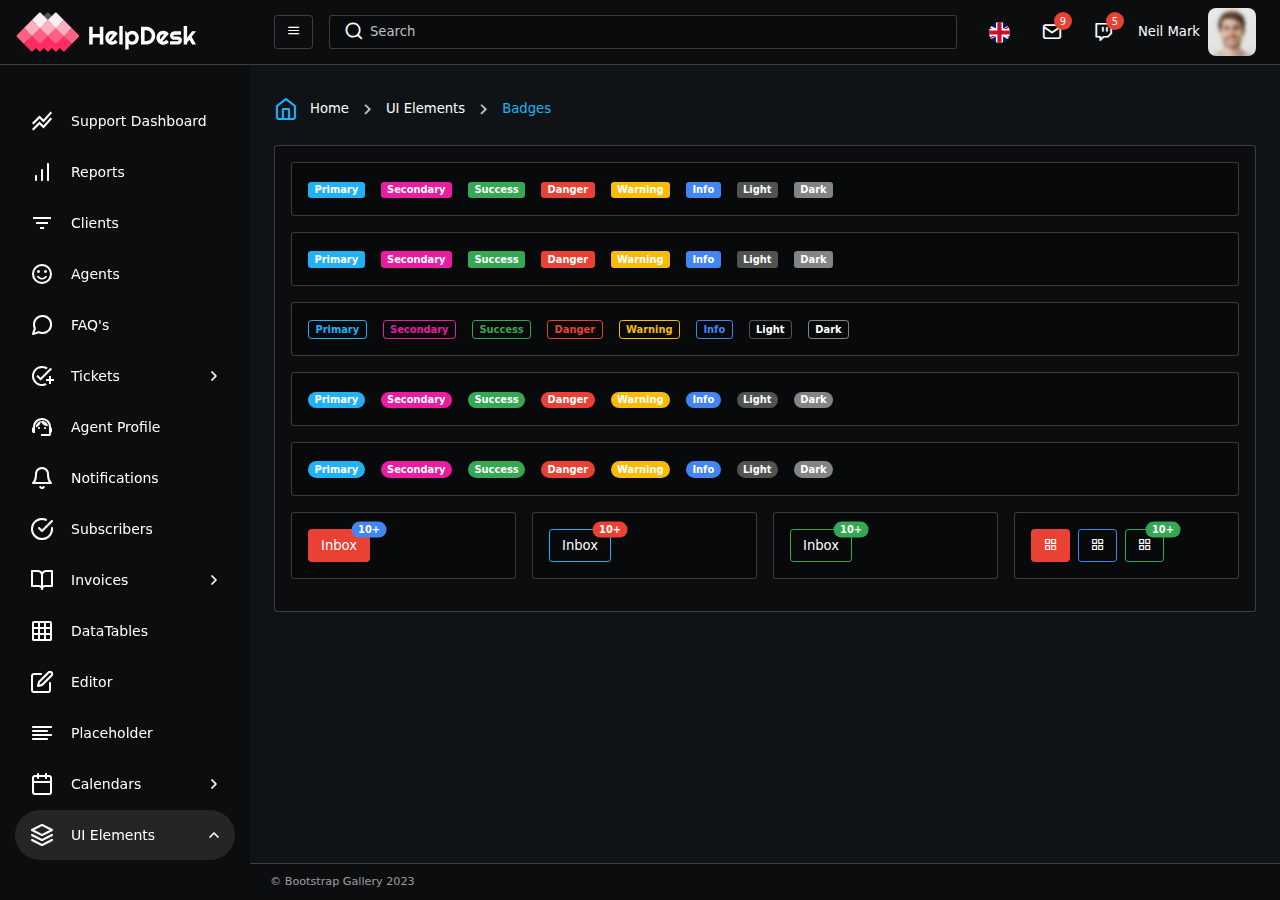
<file: design/badges.html>
<!DOCTYPE html>
<html lang="en">

	<head>
		<meta charset="utf-8" />
		<meta name="viewport" content="width=device-width, initial-scale=1" />
		<title>Bootstrap Gallery - Oxfin HelpDesk Admin Dashboard</title>

		<!-- Meta -->
		<meta name="description" content="Marketplace for Bootstrap Admin Dashboards" />
		<meta name="author" content="Bootstrap Gallery" />
		<link rel="shortcut icon" href="assets/images/favicon.svg" />

		<!-- *************
			************ CSS Files *************
		************* -->
		<!-- Icomoon Font Icons css -->
		<link rel="stylesheet" href="assets/fonts/icomoon/style.css" />

		<!-- Main CSS -->
		<link rel="stylesheet" href="assets/css/main.min.css" />

		<!-- *************
			************ Vendor Css Files *************
		************ -->

		<!-- Scrollbar CSS -->
		<link rel="stylesheet" href="assets/vendor/overlay-scroll/OverlayScrollbars.min.css" />
	</head>

	<body>
		<!-- Page wrapper start -->
		<div class="page-wrapper">

			<!-- Main container start -->
			<div class="main-container">

				<!-- Sidebar wrapper start -->
				<nav id="sidebar" class="sidebar-wrapper">

					<!-- App brand starts -->
					<div class="app-brand px-3 py-2 d-flex align-items-center">
						<a href="index.html">
							<img src="assets/images/logo.svg" class="logo" alt="Bootstrap Gallery" />
						</a>
					</div>
					<!-- App brand ends -->

					<!-- Sidebar menu starts -->
					<div class="sidebarMenuScroll">
						<ul class="sidebar-menu">
							<li>
								<a href="index.html">
									<i class="icon-stacked_line_chart"></i>
									<span class="menu-text">Support Dashboard</span>
								</a>
							</li>
							<li>
								<a href="reports.html">
									<i class="icon-bar-chart"></i>
									<span class="menu-text">Reports</span>
								</a>
							</li>
							<li>
								<a href="clients.html">
									<i class="icon-filter_list"></i>
									<span class="menu-text">Clients</span>
								</a>
							</li>
							<li>
								<a href="agents.html">
									<i class="icon-sentiment_satisfied_alt"></i>
									<span class="menu-text">Agents</span>
								</a>
							</li>
							<li>
								<a href="faq.html">
									<i class="icon-message-circle"></i>
									<span class="menu-text">FAQ's</span>
								</a>
							</li>
							<li class="treeview">
								<a href="#!">
									<i class="icon-add_task"></i>
									<span class="menu-text">Tickets</span>
								</a>
								<ul class="treeview-menu">
									<li>
										<a href="create-ticket.html">Create Ticket</a>
									</li>
									<li>
										<a href="all-tickets.html">All Tickets</a>
									</li>
									<li>
										<a href="assigned-tickets.html">Assigned Tickets</a>
									</li>
									<li>
										<a href="my-tickets.html">My Tickets</a>
									</li>
									<li>
										<a href="open-tickets.html">Open Tickets</a>
									</li>
									<li>
										<a href="pending-tickets.html">Pending Tickets</a>
									</li>
									<li>
										<a href="closed-tickets.html">Closed Tickets</a>
									</li>
									<li>
										<a href="solved-tickets.html">Solved Tickets</a>
									</li>
								</ul>
							</li>
							<li>
								<a href="agent-profile.html">
									<i class="icon-support_agent"></i>
									<span class="menu-text">Agent Profile</span>
								</a>
							</li>
							<li>
								<a href="notifications.html">
									<i class="icon-bell"></i>
									<span class="menu-text">Notifications</span>
								</a>
							</li>
							<li>
								<a href="subscribers.html">
									<i class="icon-check-circle"></i>
									<span class="menu-text">Subscribers</span>
								</a>
							</li>
							<li class="treeview">
								<a href="#!">
									<i class="icon-book-open"></i>
									<span class="menu-text">Invoices</span>
								</a>
								<ul class="treeview-menu">
									<li>
										<a href="client-list.html">Client List</a>
									</li>
									<li>
										<a href="invoice-list.html">Invoice List</a>
									</li>
									<li>
										<a href="invoice.html">Invoice Details</a>
									</li>
									<li>
										<a href="create-invoice.html">Create Invoice</a>
									</li>
								</ul>
							</li>
							<li>
								<a href="datatables.html">
									<i class="icon-grid_on"></i>
									<span class="menu-text">DataTables</span>
								</a>
							</li>
							<li>
								<a href="editor.html">
									<i class="icon-edit"></i>
									<span class="menu-text">Editor</span>
								</a>
							</li>
							<li>
								<a href="placeholder.html">
									<i class="icon-align-left"></i>
									<span class="menu-text">Placeholder</span>
								</a>
							</li>
							<li class="treeview">
								<a href="#!">
									<i class="icon-calendar"></i>
									<span class="menu-text">Calendars</span>
								</a>
								<ul class="treeview-menu">
									<li>
										<a href="calendar.html">Daygrid View</a>
									</li>
									<li>
										<a href="calendar-external-draggable.html">External Draggable</a>
									</li>
									<li>
										<a href="calendar-google.html">Google Calendar</a>
									</li>
									<li>
										<a href="calendar-list-view.html">List View</a>
									</li>
									<li>
										<a href="calendar-selectable.html">Selectable</a>
									</li>
								</ul>
							</li>
							<li class="treeview active">
								<a href="#!">
									<i class="icon-layers"></i>
									<span class="menu-text">UI Elements</span>
								</a>
								<ul class="treeview-menu">
									<li>
										<a href="accordions.html">Accordions</a>
									</li>
									<li>
										<a href="alerts.html">Alerts</a>
									</li>
									<li>
										<a href="buttons.html">Buttons</a>
									</li>
									<li>
										<a href="badges.html" class="active-sub">Badges</a>
									</li>
									<li>
										<a href="cards.html">Cards</a>
									</li>
									<li>
										<a href="custom-cards.html">Custom Cards</a>
									</li>
									<li>
										<a href="carousel.html">Carousel</a>
									</li>
									<li>
										<a href="icons.html">Icons</a>
									</li>
									<li>
										<a href="list-items.html">List Items</a>
									</li>
									<li>
										<a href="modals.html">Modals</a>
									</li>
									<li>
										<a href="progress.html">Progress Bars</a>
									</li>
									<li>
										<a href="popovers.html">Popovers</a>
									</li>
									<li>
										<a href="tabs.html">Tabs</a>
									</li>
									<li>
										<a href="tooltips.html">Tooltips</a>
									</li>
									<li>
										<a href="typography.html">Typography</a>
									</li>
								</ul>
							</li>
							<li class="treeview">
								<a href="#!">
									<i class="icon-layout"></i>
									<span class="menu-text">Forms</span>
								</a>
								<ul class="treeview-menu">
									<li>
										<a href="form-inputs.html">Basic Form Inputs</a>
									</li>
									<li>
										<a href="form-checkbox-radio.html">Checkbox &amp; Radio</a>
									</li>
									<li>
										<a href="form-file-input.html">File Input</a>
									</li>
									<li>
										<a href="form-validations.html">Validations</a>
									</li>
									<li>
										<a href="date-time-pickers.html">Date Time Pickers</a>
									</li>
									<li>
										<a href="form-layouts.html">Form Layouts</a>
									</li>
								</ul>
							</li>
							<li>
								<a href="starter-page.html">
									<i class="icon-padding"></i>
									<span class="menu-text">Starter Page</span>
								</a>
							</li>
							<li>
								<a href="tables.html">
									<i class="icon-grid"></i>
									<span class="menu-text">Tables</span>
								</a>
							</li>
							<li class="treeview">
								<a href="#!">
									<i class="icon-map"></i>
									<span class="menu-text">Graphs & Maps</span>
								</a>
								<ul class="treeview-menu">
									<li>
										<a href="apex.html">Apex</a>
									</li>
									<li>
										<a href="morris.html">Morris</a>
									</li>
									<li>
										<a href="maps.html">Maps</a>
									</li>
								</ul>
							</li>
							<li class="treeview">
								<a href="#!">
									<i class="icon-lock"></i>
									<span class="menu-text">Authentication</span>
								</a>
								<ul class="treeview-menu">
									<li>
										<a href="login.html">Login</a>
									</li>
									<li>
										<a href="signup.html">Signup</a>
									</li>
									<li>
										<a href="forgot-password.html">Forgot Password</a>
									</li>
									<li>
										<a href="page-not-found.html">Page Not Found</a>
									</li>
									<li>
										<a href="maintenance.html">Maintenance</a>
									</li>
								</ul>
							</li>
							<li class="treeview">
								<a href="#!">
									<i class="icon-notes"></i>
									<span class="menu-text">Multi Level</span>
								</a>
								<ul class="treeview-menu">
									<li>
										<a href="#!">Level One Link</a>
									</li>
									<li>
										<a href="#!">
											Level One Menu
											<i class="icon-arrow_forward_ios"></i>
										</a>
										<ul class="treeview-menu">
											<li>
												<a href="#!">Level Two Link</a>
											</li>
											<li>
												<a href="#!">Level Two Menu
													<i class="icon-arrow_forward_ios"></i>
												</a>
												<ul class="treeview-menu">
													<li>
														<a href="#!">Level Three Link</a>
													</li>
													<li>
														<a href="#!">Level Three Link</a>
													</li>
												</ul>
											</li>
										</ul>
									</li>
									<li>
										<a href="#!">Level One Link</a>
									</li>
								</ul>
							</li>
						</ul>
					</div>
					<!-- Sidebar menu ends -->

				</nav>
				<!-- Sidebar wrapper end -->

				<!-- App container starts -->
				<div class="app-container">

					<!-- App header starts -->
					<div class="app-header d-flex align-items-center">

						<!-- Toggle buttons start -->
						<div class="d-flex">
							<button class="btn btn-outline-light toggle-sidebar" id="toggle-sidebar">
								<i class="icon-menu"></i>
							</button>
							<button class="btn btn-outline-light pin-sidebar" id="pin-sidebar">
								<i class="icon-menu"></i>
							</button>
						</div>
						<!-- Toggle buttons end -->

						<!-- Search container start -->
						<div class="search-container d-sm-block d-none mx-3">
							<input type="text" class="form-control" placeholder="Search" />
							<i class="icon-search"></i>
						</div>
						<!-- Search container end -->

						<!-- App header actions start -->
						<div class="header-actions">
							<div class="dropdown">
								<a class="dropdown-toggle d-flex p-3 position-relative" href="#!" role="button"
									data-bs-toggle="dropdown" aria-expanded="false">
									<img src="assets/images/flags/1x1/gb.svg" class="flag-img" alt="Great Britain" />
								</a>
								<div class="dropdown-menu dropdown-menu-end shadow-sm dropdown-menu-mini">
									<div class="country-container">
										<a href="index.html" class="py-2">
											<img src="assets/images/flags/1x1/us.svg" alt="USA" />
										</a>
										<a href="index.html" class="py-2">
											<img src="assets/images/flags/1x1/in.svg" alt="India" />
										</a>
										<a href="index.html" class="py-2">
											<img src="assets/images/flags/1x1/br.svg" alt="Brazil" />
										</a>
										<a href="index.html" class="py-2">
											<img src="assets/images/flags/1x1/tr.svg" alt="Turkey" />
										</a>
										<a href="index.html" class="py-2">
											<img src="assets/images/flags/1x1/id.svg" alt="Indonesia" />
										</a>
									</div>
								</div>
							</div>
							<div class="dropdown">
								<a class="dropdown-toggle d-flex p-3 position-relative" href="#!" role="button"
									data-bs-toggle="dropdown" aria-expanded="false">
									<i class="icon-mail fs-4 lh-1"></i>
									<span class="count rounded-circle bg-danger">9</span>
								</a>
								<div class="dropdown-menu dropdown-menu-end dropdown-menu-md shadow-sm">
									<h5 class="fw-semibold px-3 py-2 m-0">Messages</h5>
									<a href="javascript:void(0)" class="dropdown-item">
										<div class="d-flex align-items-start py-2">
											<div class="p-3 bg-danger rounded-circle me-3">MS</div>
											<div class="m-0">
												<h6 class="mb-1 fw-semibold">Moory Sammy</h6>
												<p class="mb-1">Sent a mail.</p>
												<p class="small m-0 opacity-50">3 Mins Ago</p>
											</div>
										</div>
									</a>
									<a href="javascript:void(0)" class="dropdown-item">
										<div class="d-flex align-items-start py-2">
											<div class="p-3 bg-primary rounded-circle me-3">KY</div>
											<div class="m-0">
												<h6 class="mb-1 fw-semibold">Kyle Yomaha</h6>
												<p class="mb-1">Need support.</p>
												<p class="small m-0 opacity-50">5 Mins Ago</p>
											</div>
										</div>
									</a>
									<a href="javascript:void(0)" class="dropdown-item">
										<div class="d-flex align-items-start py-2">
											<div class="p-3 bg-success rounded-circle me-3">SB</div>
											<div class="m-0">
												<h6 class="mb-1 fw-semibold">Srinu Basava</h6>
												<p class="mb-1">Purchased a NotePad.</p>
												<p class="small m-0 opacity-50">7 Mins Ago</p>
											</div>
										</div>
									</a>
									<div class="d-grid p-3 border-top">
										<a href="javascript:void(0)" class="btn btn-outline-primary">View all</a>
									</div>
								</div>
							</div>
							<div class="dropdown">
								<a class="dropdown-toggle d-flex p-3 position-relative" href="#!" role="button"
									data-bs-toggle="dropdown" aria-expanded="false">
									<i class="icon-twitch fs-4 lh-1"></i>
									<span class="count rounded-circle bg-danger">5</span>
								</a>
								<div class="dropdown-menu dropdown-menu-end dropdown-menu-md shadow-sm">
									<h5 class="fw-semibold px-3 py-2 m-0">Notifications</h5>
									<a href="javascript:void(0)" class="dropdown-item">
										<div class="d-flex align-items-start py-2">
											<img src="assets/images/user.png" class="img-3x me-3 rounded-3" alt="Admin Themes" />
											<div class="m-0">
												<h6 class="mb-1 fw-semibold">Sophie Michiels</h6>
												<p class="mb-1">Membership has been ended.</p>
												<p class="small m-0 opacity-50">Oct 20, 07:30pm</p>
											</div>
										</div>
									</a>
									<a href="javascript:void(0)" class="dropdown-item">
										<div class="d-flex align-items-start py-2">
											<img src="assets/images/user2.png" class="img-3x me-3 rounded-3" alt="Admin Theme" />
											<div class="m-0">
												<h6 class="mb-1 fw-semibold">Sophie Michiels</h6>
												<p class="mb-1">Congratulate, James for new job.</p>
												<p class="small m-0 opacity-50">Oct 24, 08:00pm</p>
											</div>
										</div>
									</a>
									<a href="javascript:void(0)" class="dropdown-item">
										<div class="d-flex align-items-start py-2">
											<img src="assets/images/user1.png" class="img-3x me-3 rounded-3" alt="Admin Theme" />
											<div class="m-0">
												<h6 class="mb-1 fw-semibold">Sophie Michiels</h6>
												<p class="mb-1">Lewis added new schedule release.</p>
												<p class="small m-0 opacity-50">Oct 28, 09:30pm</p>
											</div>
										</div>
									</a>
									<div class="d-grid p-3 border-top">
										<a href="javascript:void(0)" class="btn btn-outline-primary">View all</a>
									</div>
								</div>
							</div>
							<div class="dropdown ms-2">
								<a class="dropdown-toggle d-flex align-items-center user-settings" href="#!" role="button"
									data-bs-toggle="dropdown" aria-expanded="false">
									<span>Neil Mark</span>
									<img src="assets/images/user3.png" class="img-3x m-2 me-0 rounded-3" alt="Bootstrap Gallery" />
								</a>
								<div class="dropdown-menu dropdown-menu-end dropdown-menu-sm shadow-sm gap-3">
									<a class="dropdown-item d-flex align-items-center py-2" href="profile.html"><i
											class="icon-gitlab fs-4 me-3"></i>User Profile</a>
									<a class="dropdown-item d-flex align-items-center py-2" href="account-settings.html"><i
											class="icon-settings fs-4 me-3"></i>Account Settings</a>
									<a class="dropdown-item d-flex align-items-center py-2" href="login.html"><i
											class="icon-log-out fs-4 me-3"></i>Logout</a>
								</div>
							</div>
						</div>
						<!-- App header actions end -->

					</div>
					<!-- App header ends -->

					<!-- App body starts -->
					<div class="app-body">

						<!-- Container starts -->
						<div class="container-fluid">

							<!-- Row start -->
							<div class="row">
								<div class="col-12 col-xl-6">

									<!-- Breadcrumb start -->
									<ol class="breadcrumb d-none d-lg-flex mb-4">
										<li class="breadcrumb-item">
											<i class="icon-home lh-1"></i>
											<a href="index.html" class="text-decoration-none">Home</a>
										</li>
										<li class="breadcrumb-item">UI Elements</li>
										<li class="breadcrumb-item text-primary">Badges</li>
									</ol>
									<!-- Breadcrumb end -->

								</div>
							</div>
							<!-- Row end -->

							<!-- Row start -->
							<div class="row gx-3">
								<div class="col-xxl-122">
									<div class="card mb-3">
										<div class="card-body">
											<!-- Row start -->
											<div class="row gx-3">
												<div class="col-xxl-12">
													<!-- Card start -->
													<div class="card mb-3">
														<div class="card-body">
															<div class="d-inline-flex gap-3 flex-wrap">
																<span class="badge bg-primary">Primary</span>
																<span class="badge bg-secondary">Secondary</span>
																<span class="badge bg-success">Success</span>
																<span class="badge bg-danger">Danger</span>
																<span class="badge bg-warning">Warning</span>
																<span class="badge bg-info">Info</span>
																<span class="badge bg-light text-dark">Light</span>
																<span class="badge bg-dark">Dark</span>
															</div>
														</div>
													</div>
													<!-- Card end -->
												</div>
												<div class="col-xxl-12">
													<!-- Card start -->
													<div class="card mb-3">
														<div class="card-body">
															<div class="d-inline-flex gap-3 flex-wrap">
																<span class="badge bg-primary">Primary</span>
																<span class="badge bg-secondary">Secondary</span>
																<span class="badge bg-success">Success</span>
																<span class="badge bg-danger">Danger</span>
																<span class="badge bg-warning">Warning</span>
																<span class="badge bg-info">Info</span>
																<span class="badge bg-light text-dark">Light</span>
																<span class="badge bg-dark">Dark</span>
															</div>
														</div>
													</div>
													<!-- Card end -->
												</div>
												<div class="col-xxl-12">
													<!-- Card start -->
													<div class="card mb-3">
														<div class="card-body">
															<div class="d-inline-flex gap-3 flex-wrap">
																<span class="badge border border-primary text-primary">Primary</span>
																<span class="badge border border-secondary text-secondary">Secondary</span>
																<span class="badge border border-success text-success">Success</span>
																<span class="badge border border-danger text-danger">Danger</span>
																<span class="badge border border-warning text-warning">Warning</span>
																<span class="badge border border-info text-info">Info</span>
																<span class="badge border border-light text-light">Light</span>
																<span class="badge border border-dark text-dark">Dark</span>
															</div>
														</div>
													</div>
													<!-- Card end -->
												</div>
												<div class="col-xxl-12">
													<!-- Card start -->
													<div class="card mb-3">
														<div class="card-body">
															<div class="d-inline-flex gap-3 flex-wrap">
																<span class="badge rounded-pill bg-primary">Primary</span>
																<span class="badge rounded-pill bg-secondary">Secondary</span>
																<span class="badge rounded-pill bg-success">Success</span>
																<span class="badge rounded-pill bg-danger">Danger</span>
																<span class="badge rounded-pill bg-warning">Warning</span>
																<span class="badge rounded-pill bg-info">Info</span>
																<span class="badge rounded-pill bg-light text-dark">Light</span>
																<span class="badge rounded-pill bg-dark">Dark</span>
															</div>
														</div>
													</div>
													<!-- Card end -->
												</div>
												<div class="col-xxl-12">
													<!-- Card start -->
													<div class="card mb-3">
														<div class="card-body">
															<div class="d-inline-flex gap-3 flex-wrap">
																<span class="badge rounded-pill bg-primary">Primary</span>
																<span class="badge rounded-pill bg-secondary">Secondary</span>
																<span class="badge rounded-pill bg-success">Success</span>
																<span class="badge rounded-pill bg-danger">Danger</span>
																<span class="badge rounded-pill bg-warning">Warning</span>
																<span class="badge rounded-pill bg-info">Info</span>
																<span class="badge rounded-pill bg-light text-dark-light">Light</span>
																<span class="badge rounded-pill bg-dark">Dark</span>
															</div>
														</div>
													</div>
													<!-- Card end -->
												</div>
												<div class="col-xl-3 col-sm-6 col-12">
													<!-- Card start -->
													<div class="card mb-3">
														<div class="card-body">
															<button type="button" class="btn btn-danger position-relative">
																Inbox
																<span
																	class="position-absolute top-0 start-100 translate-middle badge rounded-pill bg-info">10+</span>
															</button>
														</div>
													</div>
													<!-- Card end -->
												</div>
												<div class="col-xl-3 col-sm-6 col-12">
													<!-- Card start -->
													<div class="card mb-3">
														<div class="card-body">
															<button type="button" class="btn btn-outline-primary position-relative">
																Inbox
																<span
																	class="position-absolute top-0 start-100 translate-middle badge rounded-pill bg-danger">10+</span>
															</button>
														</div>
													</div>
													<!-- Card end -->
												</div>
												<div class="col-xl-3 col-sm-6 col-12">
													<!-- Card start -->
													<div class="card mb-3">
														<div class="card-body">
															<button type="button" class="btn btn-outline-success position-relative">
																Inbox
																<span
																	class="position-absolute top-0 start-100 translate-middle badge rounded-pill bg-success">10+</span>
															</button>
														</div>
													</div>
													<!-- Card end -->
												</div>
												<div class="col-xl-3 col-sm-6 col-12">
													<!-- Card start -->
													<div class="card mb-3">
														<div class="card-body">
															<div class="d-flex gap-2">
																<button type="button" class="btn btn-danger">
																	<i class="icon-grid m-0"></i>
																</button>
																<button type="button" class="btn btn-outline-info">
																	<i class="icon-grid m-0"></i>
																</button>
																<button type="button" class="btn btn-outline-success position-relative">
																	<i class="icon-grid m-0"></i>
																	<span
																		class="position-absolute top-0 start-100 translate-middle badge rounded-pill bg-success">10+</span>
																</button>
															</div>
														</div>
													</div>
													<!-- Card end -->
												</div>
											</div>
											<!-- Row end -->
										</div>
									</div>
								</div>
							</div>
							<!-- Row end -->

						</div>
						<!-- Container ends -->

					</div>
					<!-- App body ends -->

					<!-- App footer start -->
					<div class="app-footer">
						<span>© Bootstrap Gallery 2023</span>
					</div>
					<!-- App footer end -->

				</div>
				<!-- App container ends -->

			</div>
			<!-- Main container end -->

		</div>
		<!-- Page wrapper end -->

		<!-- *************
			************ JavaScript Files *************
		************* -->
		<!-- Required jQuery first, then Bootstrap Bundle JS -->
		<script src="assets/js/jquery.min.js"></script>
		<script src="assets/js/bootstrap.bundle.min.js"></script>

		<!-- *************
			************ Vendor Js Files *************
		************* -->

		<!-- Overlay Scroll JS -->
		<script src="assets/vendor/overlay-scroll/jquery.overlayScrollbars.min.js"></script>
		<script src="assets/vendor/overlay-scroll/custom-scrollbar.js"></script>

		<!-- Custom JS files -->
		<script src="assets/js/custom.js"></script>
	</body>

</html>
</file>
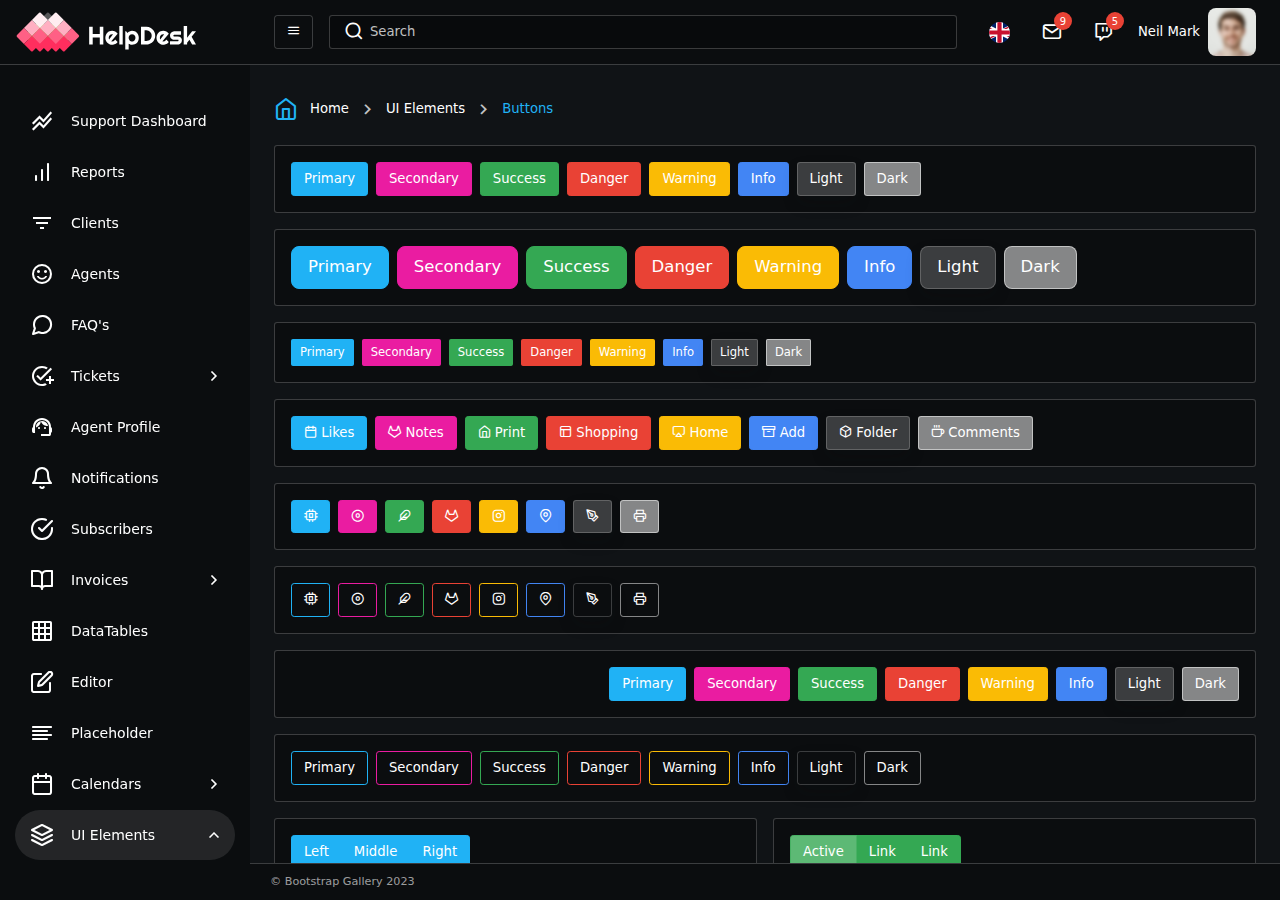
<file: design/buttons.html>
<!DOCTYPE html>
<html lang="en">

	<head>
		<meta charset="utf-8" />
		<meta name="viewport" content="width=device-width, initial-scale=1" />
		<title>Bootstrap Gallery - Oxfin HelpDesk Admin Dashboard</title>

		<!-- Meta -->
		<meta name="description" content="Marketplace for Bootstrap Admin Dashboards" />
		<meta name="author" content="Bootstrap Gallery" />
		<link rel="shortcut icon" href="assets/images/favicon.svg" />

		<!-- *************
			************ CSS Files *************
		************* -->
		<!-- Icomoon Font Icons css -->
		<link rel="stylesheet" href="assets/fonts/icomoon/style.css" />

		<!-- Main CSS -->
		<link rel="stylesheet" href="assets/css/main.min.css" />

		<!-- *************
			************ Vendor Css Files *************
		************ -->

		<!-- Scrollbar CSS -->
		<link rel="stylesheet" href="assets/vendor/overlay-scroll/OverlayScrollbars.min.css" />
	</head>

	<body>
		<!-- Page wrapper start -->
		<div class="page-wrapper">

			<!-- Main container start -->
			<div class="main-container">

				<!-- Sidebar wrapper start -->
				<nav id="sidebar" class="sidebar-wrapper">

					<!-- App brand starts -->
					<div class="app-brand px-3 py-2 d-flex align-items-center">
						<a href="index.html">
							<img src="assets/images/logo.svg" class="logo" alt="Bootstrap Gallery" />
						</a>
					</div>
					<!-- App brand ends -->

					<!-- Sidebar menu starts -->
					<div class="sidebarMenuScroll">
						<ul class="sidebar-menu">
							<li>
								<a href="index.html">
									<i class="icon-stacked_line_chart"></i>
									<span class="menu-text">Support Dashboard</span>
								</a>
							</li>
							<li>
								<a href="reports.html">
									<i class="icon-bar-chart"></i>
									<span class="menu-text">Reports</span>
								</a>
							</li>
							<li>
								<a href="clients.html">
									<i class="icon-filter_list"></i>
									<span class="menu-text">Clients</span>
								</a>
							</li>
							<li>
								<a href="agents.html">
									<i class="icon-sentiment_satisfied_alt"></i>
									<span class="menu-text">Agents</span>
								</a>
							</li>
							<li>
								<a href="faq.html">
									<i class="icon-message-circle"></i>
									<span class="menu-text">FAQ's</span>
								</a>
							</li>
							<li class="treeview">
								<a href="#!">
									<i class="icon-add_task"></i>
									<span class="menu-text">Tickets</span>
								</a>
								<ul class="treeview-menu">
									<li>
										<a href="create-ticket.html">Create Ticket</a>
									</li>
									<li>
										<a href="all-tickets.html">All Tickets</a>
									</li>
									<li>
										<a href="assigned-tickets.html">Assigned Tickets</a>
									</li>
									<li>
										<a href="my-tickets.html">My Tickets</a>
									</li>
									<li>
										<a href="open-tickets.html">Open Tickets</a>
									</li>
									<li>
										<a href="pending-tickets.html">Pending Tickets</a>
									</li>
									<li>
										<a href="closed-tickets.html">Closed Tickets</a>
									</li>
									<li>
										<a href="solved-tickets.html">Solved Tickets</a>
									</li>
								</ul>
							</li>
							<li>
								<a href="agent-profile.html">
									<i class="icon-support_agent"></i>
									<span class="menu-text">Agent Profile</span>
								</a>
							</li>
							<li>
								<a href="notifications.html">
									<i class="icon-bell"></i>
									<span class="menu-text">Notifications</span>
								</a>
							</li>
							<li>
								<a href="subscribers.html">
									<i class="icon-check-circle"></i>
									<span class="menu-text">Subscribers</span>
								</a>
							</li>
							<li class="treeview">
								<a href="#!">
									<i class="icon-book-open"></i>
									<span class="menu-text">Invoices</span>
								</a>
								<ul class="treeview-menu">
									<li>
										<a href="client-list.html">Client List</a>
									</li>
									<li>
										<a href="invoice-list.html">Invoice List</a>
									</li>
									<li>
										<a href="invoice.html">Invoice Details</a>
									</li>
									<li>
										<a href="create-invoice.html">Create Invoice</a>
									</li>
								</ul>
							</li>
							<li>
								<a href="datatables.html">
									<i class="icon-grid_on"></i>
									<span class="menu-text">DataTables</span>
								</a>
							</li>
							<li>
								<a href="editor.html">
									<i class="icon-edit"></i>
									<span class="menu-text">Editor</span>
								</a>
							</li>
							<li>
								<a href="placeholder.html">
									<i class="icon-align-left"></i>
									<span class="menu-text">Placeholder</span>
								</a>
							</li>
							<li class="treeview">
								<a href="#!">
									<i class="icon-calendar"></i>
									<span class="menu-text">Calendars</span>
								</a>
								<ul class="treeview-menu">
									<li>
										<a href="calendar.html">Daygrid View</a>
									</li>
									<li>
										<a href="calendar-external-draggable.html">External Draggable</a>
									</li>
									<li>
										<a href="calendar-google.html">Google Calendar</a>
									</li>
									<li>
										<a href="calendar-list-view.html">List View</a>
									</li>
									<li>
										<a href="calendar-selectable.html">Selectable</a>
									</li>
								</ul>
							</li>
							<li class="treeview active">
								<a href="#!">
									<i class="icon-layers"></i>
									<span class="menu-text">UI Elements</span>
								</a>
								<ul class="treeview-menu">
									<li>
										<a href="accordions.html">Accordions</a>
									</li>
									<li>
										<a href="alerts.html">Alerts</a>
									</li>
									<li>
										<a href="buttons.html" class="active-sub">Buttons</a>
									</li>
									<li>
										<a href="badges.html">Badges</a>
									</li>
									<li>
										<a href="cards.html">Cards</a>
									</li>
									<li>
										<a href="custom-cards.html">Custom Cards</a>
									</li>
									<li>
										<a href="carousel.html">Carousel</a>
									</li>
									<li>
										<a href="icons.html">Icons</a>
									</li>
									<li>
										<a href="list-items.html">List Items</a>
									</li>
									<li>
										<a href="modals.html">Modals</a>
									</li>
									<li>
										<a href="progress.html">Progress Bars</a>
									</li>
									<li>
										<a href="popovers.html">Popovers</a>
									</li>
									<li>
										<a href="tabs.html">Tabs</a>
									</li>
									<li>
										<a href="tooltips.html">Tooltips</a>
									</li>
									<li>
										<a href="typography.html">Typography</a>
									</li>
								</ul>
							</li>
							<li class="treeview">
								<a href="#!">
									<i class="icon-layout"></i>
									<span class="menu-text">Forms</span>
								</a>
								<ul class="treeview-menu">
									<li>
										<a href="form-inputs.html">Basic Form Inputs</a>
									</li>
									<li>
										<a href="form-checkbox-radio.html">Checkbox &amp; Radio</a>
									</li>
									<li>
										<a href="form-file-input.html">File Input</a>
									</li>
									<li>
										<a href="form-validations.html">Validations</a>
									</li>
									<li>
										<a href="date-time-pickers.html">Date Time Pickers</a>
									</li>
									<li>
										<a href="form-layouts.html">Form Layouts</a>
									</li>
								</ul>
							</li>
							<li>
								<a href="starter-page.html">
									<i class="icon-padding"></i>
									<span class="menu-text">Starter Page</span>
								</a>
							</li>
							<li>
								<a href="tables.html">
									<i class="icon-grid"></i>
									<span class="menu-text">Tables</span>
								</a>
							</li>
							<li class="treeview">
								<a href="#!">
									<i class="icon-map"></i>
									<span class="menu-text">Graphs & Maps</span>
								</a>
								<ul class="treeview-menu">
									<li>
										<a href="apex.html">Apex</a>
									</li>
									<li>
										<a href="morris.html">Morris</a>
									</li>
									<li>
										<a href="maps.html">Maps</a>
									</li>
								</ul>
							</li>
							<li class="treeview">
								<a href="#!">
									<i class="icon-lock"></i>
									<span class="menu-text">Authentication</span>
								</a>
								<ul class="treeview-menu">
									<li>
										<a href="login.html">Login</a>
									</li>
									<li>
										<a href="signup.html">Signup</a>
									</li>
									<li>
										<a href="forgot-password.html">Forgot Password</a>
									</li>
									<li>
										<a href="page-not-found.html">Page Not Found</a>
									</li>
									<li>
										<a href="maintenance.html">Maintenance</a>
									</li>
								</ul>
							</li>
							<li class="treeview">
								<a href="#!">
									<i class="icon-notes"></i>
									<span class="menu-text">Multi Level</span>
								</a>
								<ul class="treeview-menu">
									<li>
										<a href="#!">Level One Link</a>
									</li>
									<li>
										<a href="#!">
											Level One Menu
											<i class="icon-arrow_forward_ios"></i>
										</a>
										<ul class="treeview-menu">
											<li>
												<a href="#!">Level Two Link</a>
											</li>
											<li>
												<a href="#!">Level Two Menu
													<i class="icon-arrow_forward_ios"></i>
												</a>
												<ul class="treeview-menu">
													<li>
														<a href="#!">Level Three Link</a>
													</li>
													<li>
														<a href="#!">Level Three Link</a>
													</li>
												</ul>
											</li>
										</ul>
									</li>
									<li>
										<a href="#!">Level One Link</a>
									</li>
								</ul>
							</li>
						</ul>
					</div>
					<!-- Sidebar menu ends -->

				</nav>
				<!-- Sidebar wrapper end -->

				<!-- App container starts -->
				<div class="app-container">

					<!-- App header starts -->
					<div class="app-header d-flex align-items-center">

						<!-- Toggle buttons start -->
						<div class="d-flex">
							<button class="btn btn-outline-light toggle-sidebar" id="toggle-sidebar">
								<i class="icon-menu"></i>
							</button>
							<button class="btn btn-outline-light pin-sidebar" id="pin-sidebar">
								<i class="icon-menu"></i>
							</button>
						</div>
						<!-- Toggle buttons end -->

						<!-- Search container start -->
						<div class="search-container d-sm-block d-none mx-3">
							<input type="text" class="form-control" placeholder="Search" />
							<i class="icon-search"></i>
						</div>
						<!-- Search container end -->

						<!-- App header actions start -->
						<div class="header-actions">
							<div class="dropdown">
								<a class="dropdown-toggle d-flex p-3 position-relative" href="#!" role="button"
									data-bs-toggle="dropdown" aria-expanded="false">
									<img src="assets/images/flags/1x1/gb.svg" class="flag-img" alt="Great Britain" />
								</a>
								<div class="dropdown-menu dropdown-menu-end shadow-sm dropdown-menu-mini">
									<div class="country-container">
										<a href="index.html" class="py-2">
											<img src="assets/images/flags/1x1/us.svg" alt="USA" />
										</a>
										<a href="index.html" class="py-2">
											<img src="assets/images/flags/1x1/in.svg" alt="India" />
										</a>
										<a href="index.html" class="py-2">
											<img src="assets/images/flags/1x1/br.svg" alt="Brazil" />
										</a>
										<a href="index.html" class="py-2">
											<img src="assets/images/flags/1x1/tr.svg" alt="Turkey" />
										</a>
										<a href="index.html" class="py-2">
											<img src="assets/images/flags/1x1/id.svg" alt="Indonesia" />
										</a>
									</div>
								</div>
							</div>
							<div class="dropdown">
								<a class="dropdown-toggle d-flex p-3 position-relative" href="#!" role="button"
									data-bs-toggle="dropdown" aria-expanded="false">
									<i class="icon-mail fs-4 lh-1"></i>
									<span class="count rounded-circle bg-danger">9</span>
								</a>
								<div class="dropdown-menu dropdown-menu-end dropdown-menu-md shadow-sm">
									<h5 class="fw-semibold px-3 py-2 m-0">Messages</h5>
									<a href="javascript:void(0)" class="dropdown-item">
										<div class="d-flex align-items-start py-2">
											<div class="p-3 bg-danger rounded-circle me-3">MS</div>
											<div class="m-0">
												<h6 class="mb-1 fw-semibold">Moory Sammy</h6>
												<p class="mb-1">Sent a mail.</p>
												<p class="small m-0 opacity-50">3 Mins Ago</p>
											</div>
										</div>
									</a>
									<a href="javascript:void(0)" class="dropdown-item">
										<div class="d-flex align-items-start py-2">
											<div class="p-3 bg-primary rounded-circle me-3">KY</div>
											<div class="m-0">
												<h6 class="mb-1 fw-semibold">Kyle Yomaha</h6>
												<p class="mb-1">Need support.</p>
												<p class="small m-0 opacity-50">5 Mins Ago</p>
											</div>
										</div>
									</a>
									<a href="javascript:void(0)" class="dropdown-item">
										<div class="d-flex align-items-start py-2">
											<div class="p-3 bg-success rounded-circle me-3">SB</div>
											<div class="m-0">
												<h6 class="mb-1 fw-semibold">Srinu Basava</h6>
												<p class="mb-1">Purchased a NotePad.</p>
												<p class="small m-0 opacity-50">7 Mins Ago</p>
											</div>
										</div>
									</a>
									<div class="d-grid p-3 border-top">
										<a href="javascript:void(0)" class="btn btn-outline-primary">View all</a>
									</div>
								</div>
							</div>
							<div class="dropdown">
								<a class="dropdown-toggle d-flex p-3 position-relative" href="#!" role="button"
									data-bs-toggle="dropdown" aria-expanded="false">
									<i class="icon-twitch fs-4 lh-1"></i>
									<span class="count rounded-circle bg-danger">5</span>
								</a>
								<div class="dropdown-menu dropdown-menu-end dropdown-menu-md shadow-sm">
									<h5 class="fw-semibold px-3 py-2 m-0">Notifications</h5>
									<a href="javascript:void(0)" class="dropdown-item">
										<div class="d-flex align-items-start py-2">
											<img src="assets/images/user.png" class="img-3x me-3 rounded-3" alt="Admin Themes" />
											<div class="m-0">
												<h6 class="mb-1 fw-semibold">Sophie Michiels</h6>
												<p class="mb-1">Membership has been ended.</p>
												<p class="small m-0 opacity-50">Oct 20, 07:30pm</p>
											</div>
										</div>
									</a>
									<a href="javascript:void(0)" class="dropdown-item">
										<div class="d-flex align-items-start py-2">
											<img src="assets/images/user2.png" class="img-3x me-3 rounded-3" alt="Admin Theme" />
											<div class="m-0">
												<h6 class="mb-1 fw-semibold">Sophie Michiels</h6>
												<p class="mb-1">Congratulate, James for new job.</p>
												<p class="small m-0 opacity-50">Oct 24, 08:00pm</p>
											</div>
										</div>
									</a>
									<a href="javascript:void(0)" class="dropdown-item">
										<div class="d-flex align-items-start py-2">
											<img src="assets/images/user1.png" class="img-3x me-3 rounded-3" alt="Admin Theme" />
											<div class="m-0">
												<h6 class="mb-1 fw-semibold">Sophie Michiels</h6>
												<p class="mb-1">Lewis added new schedule release.</p>
												<p class="small m-0 opacity-50">Oct 28, 09:30pm</p>
											</div>
										</div>
									</a>
									<div class="d-grid p-3 border-top">
										<a href="javascript:void(0)" class="btn btn-outline-primary">View all</a>
									</div>
								</div>
							</div>
							<div class="dropdown ms-2">
								<a class="dropdown-toggle d-flex align-items-center user-settings" href="#!" role="button"
									data-bs-toggle="dropdown" aria-expanded="false">
									<span>Neil Mark</span>
									<img src="assets/images/user3.png" class="img-3x m-2 me-0 rounded-3" alt="Bootstrap Gallery" />
								</a>
								<div class="dropdown-menu dropdown-menu-end dropdown-menu-sm shadow-sm gap-3">
									<a class="dropdown-item d-flex align-items-center py-2" href="profile.html"><i
											class="icon-gitlab fs-4 me-3"></i>User Profile</a>
									<a class="dropdown-item d-flex align-items-center py-2" href="account-settings.html"><i
											class="icon-settings fs-4 me-3"></i>Account Settings</a>
									<a class="dropdown-item d-flex align-items-center py-2" href="login.html"><i
											class="icon-log-out fs-4 me-3"></i>Logout</a>
								</div>
							</div>
						</div>
						<!-- App header actions end -->

					</div>
					<!-- App header ends -->

					<!-- App body starts -->
					<div class="app-body">

						<!-- Container starts -->
						<div class="container-fluid">

							<!-- Row start -->
							<div class="row">
								<div class="col-12 col-xl-6">

									<!-- Breadcrumb start -->
									<ol class="breadcrumb d-none d-lg-flex mb-4">
										<li class="breadcrumb-item">
											<i class="icon-home lh-1"></i>
											<a href="index.html" class="text-decoration-none">Home</a>
										</li>
										<li class="breadcrumb-item">UI Elements</li>
										<li class="breadcrumb-item text-primary">Buttons</li>
									</ol>
									<!-- Breadcrumb end -->

								</div>
							</div>
							<!-- Row end -->

							<!-- Row start -->
							<div class="row gx-3">
								<div class="col-xxl-12">
									<!-- Card start -->
									<div class="card mb-3">
										<div class="card-body">
											<div class="d-flex flex-wrap gap-2">
												<button type="button" class="btn btn-primary">
													Primary
												</button>
												<button type="button" class="btn btn-secondary">
													Secondary
												</button>
												<button type="button" class="btn btn-success">
													Success
												</button>
												<button type="button" class="btn btn-danger">
													Danger
												</button>
												<button type="button" class="btn btn-warning">
													Warning
												</button>
												<button type="button" class="btn btn-info">Info</button>
												<button type="button" class="btn btn-light shadow">
													Light
												</button>
												<button type="button" class="btn btn-dark">Dark</button>
											</div>
										</div>
									</div>
									<!-- Card end -->
								</div>
								<div class="col-xxl-12">
									<!-- Card start -->
									<div class="card mb-3">
										<div class="card-body">
											<div class="d-flex flex-wrap gap-2">
												<button type="button" class="btn btn-primary btn-lg">
													Primary
												</button>
												<button type="button" class="btn btn-secondary btn-lg">
													Secondary
												</button>
												<button type="button" class="btn btn-success btn-lg">
													Success
												</button>
												<button type="button" class="btn btn-danger btn-lg">
													Danger
												</button>
												<button type="button" class="btn btn-warning btn-lg">
													Warning
												</button>
												<button type="button" class="btn btn-info btn-lg">
													Info
												</button>
												<button type="button" class="btn btn-light btn-lg shadow">
													Light
												</button>
												<button type="button" class="btn btn-dark btn-lg">
													Dark
												</button>
											</div>
										</div>
									</div>
									<!-- Card end -->
								</div>
								<div class="col-xxl-12">
									<!-- Card start -->
									<div class="card mb-3">
										<div class="card-body">
											<div class="d-flex flex-wrap gap-2">
												<button type="button" class="btn btn-primary btn-sm">
													Primary
												</button>
												<button type="button" class="btn btn-secondary btn-sm">
													Secondary
												</button>
												<button type="button" class="btn btn-success btn-sm">
													Success
												</button>
												<button type="button" class="btn btn-danger btn-sm">
													Danger
												</button>
												<button type="button" class="btn btn-warning btn-sm">
													Warning
												</button>
												<button type="button" class="btn btn-info btn-sm">
													Info
												</button>
												<button type="button" class="btn btn-light shadow btn-sm">
													Light
												</button>
												<button type="button" class="btn btn-dark btn-sm">
													Dark
												</button>
											</div>
										</div>
									</div>
									<!-- Card end -->
								</div>
								<div class="col-xxl-12">
									<!-- Card start -->
									<div class="card mb-3">
										<div class="card-body">
											<div class="d-flex flex-wrap gap-2">
												<button type="button" class="btn btn-primary">
													<i class="icon-calendar"></i> Likes
												</button>
												<button type="button" class="btn btn-secondary">
													<i class="icon-gitlab"></i> Notes
												</button>
												<button type="button" class="btn btn-success">
													<i class="icon-home"></i> Print
												</button>
												<button type="button" class="btn btn-danger">
													<i class="icon-layout"></i> Shopping
												</button>
												<button type="button" class="btn btn-warning">
													<i class="icon-airplay"></i> Home
												</button>
												<button type="button" class="btn btn-info">
													<i class="icon-archive"></i> Add
												</button>
												<button type="button" class="btn btn-light shadow">
													<i class="icon-box"></i> Folder
												</button>
												<button type="button" class="btn btn-dark">
													<i class="icon-coffee"></i> Comments
												</button>
											</div>
										</div>
									</div>
									<!-- Card end -->
								</div>
								<div class="col-xxl-12">
									<!-- Card start -->
									<div class="card mb-3">
										<div class="card-body">
											<div class="d-inline-flex gap-2">
												<button type="button" class="btn btn-primary">
													<i class="icon-cpu"></i>
												</button>
												<button type="button" class="btn btn-secondary">
													<i class="icon-disc"></i>
												</button>
												<button type="button" class="btn btn-success">
													<i class="icon-feather"></i>
												</button>
												<button type="button" class="btn btn-danger">
													<i class="icon-gitlab"></i>
												</button>
												<button type="button" class="btn btn-warning">
													<i class="icon-instagram"></i>
												</button>
												<button type="button" class="btn btn-info">
													<i class="icon-map-pin"></i>
												</button>
												<button type="button" class="btn btn-light shadow">
													<i class="icon-pen-tool"></i>
												</button>
												<button type="button" class="btn btn-dark">
													<i class="icon-printer"></i>
												</button>
											</div>
										</div>
									</div>
									<!-- Card end -->
								</div>
								<div class="col-xxl-12">
									<!-- Card start -->
									<div class="card mb-3">
										<div class="card-body">
											<div class="d-inline-flex gap-2">
												<button type="button" class="btn btn-outline-primary">
													<i class="icon-cpu"></i>
												</button>
												<button type="button" class="btn btn-outline-secondary">
													<i class="icon-disc"></i>
												</button>
												<button type="button" class="btn btn-outline-success">
													<i class="icon-feather"></i>
												</button>
												<button type="button" class="btn btn-outline-danger">
													<i class="icon-gitlab"></i>
												</button>
												<button type="button" class="btn btn-outline-warning">
													<i class="icon-instagram"></i>
												</button>
												<button type="button" class="btn btn-outline-info">
													<i class="icon-map-pin"></i>
												</button>
												<button type="button" class="btn btn-outline-light shadow">
													<i class="icon-pen-tool"></i>
												</button>
												<button type="button" class="btn btn-outline-dark">
													<i class="icon-printer"></i>
												</button>
											</div>
										</div>
									</div>
									<!-- Card end -->
								</div>
								<div class="col-xxl-12">
									<!-- Card start -->
									<div class="card mb-3">
										<div class="card-body">
											<div class="d-flex flex-wrap gap-2 justify-content-end">
												<button type="button" class="btn btn-primary">
													Primary
												</button>
												<button type="button" class="btn btn-secondary">
													Secondary
												</button>
												<button type="button" class="btn btn-success">
													Success
												</button>
												<button type="button" class="btn btn-danger">
													Danger
												</button>
												<button type="button" class="btn btn-warning">
													Warning
												</button>
												<button type="button" class="btn btn-info">Info</button>
												<button type="button" class="btn btn-light shadow">
													Light
												</button>
												<button type="button" class="btn btn-dark">Dark</button>
											</div>
										</div>
									</div>
									<!-- Card end -->
								</div>
								<div class="col-xxl-12">
									<!-- Card start -->
									<div class="card mb-3">
										<div class="card-body">
											<div class="d-flex flex-wrap gap-2">
												<button type="button" class="btn btn-outline-primary">
													Primary
												</button>
												<button type="button" class="btn btn-outline-secondary">
													Secondary
												</button>
												<button type="button" class="btn btn-outline-success">
													Success
												</button>
												<button type="button" class="btn btn-outline-danger">
													Danger
												</button>
												<button type="button" class="btn btn-outline-warning">
													Warning
												</button>
												<button type="button" class="btn btn-outline-info">
													Info
												</button>
												<button type="button" class="btn btn-outline-light shadow">
													Light
												</button>
												<button type="button" class="btn btn-outline-dark">
													Dark
												</button>
											</div>
										</div>
									</div>
									<!-- Card end -->
								</div>
								<div class="col-xxl-4 col-xl-6 col-lg-6 col-md-6 col-sm-12 col-12">
									<!-- Card start -->
									<div class="card mb-3">
										<div class="card-body">
											<div class="btn-group" role="group" aria-label="Basic example">
												<button type="button" class="btn btn-primary">
													Left
												</button>
												<button type="button" class="btn btn-primary">
													Middle
												</button>
												<button type="button" class="btn btn-primary">
													Right
												</button>
											</div>
										</div>
									</div>
									<!-- Card end -->
								</div>
								<div class="col-xxl-4 col-xl-6 col-lg-6 col-md-6 col-sm-12 col-12">
									<!-- Card start -->
									<div class="card mb-3">
										<div class="card-body">
											<div class="btn-group">
												<a href="#" class="btn btn-success active" aria-current="page">Active</a>
												<a href="#" class="btn btn-success">Link</a>
												<a href="#" class="btn btn-success">Link</a>
											</div>
										</div>
									</div>
									<!-- Card end -->
								</div>
								<div class="col-xxl-4 col-xl-6 col-lg-6 col-md-6 col-sm-12 col-12">
									<!-- Card start -->
									<div class="card mb-3">
										<div class="card-body">
											<div class="btn-group" role="group" aria-label="Basic mixed styles example">
												<button type="button" class="btn btn-danger">
													Left
												</button>
												<button type="button" class="btn btn-danger">
													Middle
												</button>
												<button type="button" class="btn btn-danger">
													Right
												</button>
											</div>
										</div>
									</div>
									<!-- Card end -->
								</div>
								<div class="col-xxl-4 col-xl-6 col-lg-6 col-md-6 col-sm-12 col-12">
									<!-- Card start -->
									<div class="card mb-3">
										<div class="card-body">
											<div class="btn-group" role="group" aria-label="Basic outlined example">
												<button type="button" class="btn btn-outline-danger">
													Left
												</button>
												<button type="button" class="btn btn-outline-danger">
													Middle
												</button>
												<button type="button" class="btn btn-outline-danger">
													Right
												</button>
											</div>
										</div>
									</div>
									<!-- Card end -->
								</div>
								<div class="col-xxl-4 col-xl-6 col-lg-6 col-md-6 col-sm-12 col-12">
									<!-- Card start -->
									<div class="card mb-3">
										<div class="card-body">
											<div class="btn-group" role="group" aria-label="Basic checkbox toggle button group">
												<input type="checkbox" class="btn-check" id="btncheck1" checked="" />
												<label class="btn btn-outline-info" for="btncheck1">Check1</label>

												<input type="checkbox" class="btn-check" id="btncheck2" />
												<label class="btn btn-outline-info" for="btncheck2">Check2</label>

												<input type="checkbox" class="btn-check" id="btncheck3" />
												<label class="btn btn-outline-info" for="btncheck3">Check3</label>
											</div>
										</div>
									</div>
									<!-- Card end -->
								</div>
								<div class="col-xxl-4 col-xl-6 col-lg-6 col-md-6 col-sm-12 col-12">
									<!-- Card start -->
									<div class="card mb-3">
										<div class="card-body">
											<div class="btn-group" role="group" aria-label="Basic radio toggle button group">
												<input type="radio" class="btn-check" name="btnradio" id="btnradio1" checked="" />
												<label class="btn btn-outline-success" for="btnradio1">Radio 1</label>

												<input type="radio" class="btn-check" name="btnradio" id="btnradio2" />
												<label class="btn btn-outline-success" for="btnradio2">Radio 2</label>

												<input type="radio" class="btn-check" name="btnradio" id="btnradio3" />
												<label class="btn btn-outline-success" for="btnradio3">Radio 3</label>
											</div>
										</div>
									</div>
									<!-- Card end -->
								</div>
								<div class="col-xxl-6 col-xl-6 col-lg-12 col-md-12 col-sm-12 col-12">
									<!-- Card start -->
									<div class="card mb-3">
										<div class="card-body">
											<div class="btn-toolbar" role="toolbar" aria-label="Toolbar with button groups">
												<div class="btn-group me-2" role="group" aria-label="First group">
													<button type="button" class="btn btn-info">1</button>
													<button type="button" class="btn btn-info">2</button>
													<button type="button" class="btn btn-info">3</button>
													<button type="button" class="btn btn-info">4</button>
												</div>
												<div class="btn-group me-2" role="group" aria-label="Second group">
													<button type="button" class="btn btn-success">
														5
													</button>
													<button type="button" class="btn btn-success">
														6
													</button>
													<button type="button" class="btn btn-success">
														7
													</button>
												</div>
												<div class="btn-group" role="group" aria-label="Third group">
													<button type="button" class="btn btn-danger">
														8
													</button>
												</div>
											</div>
										</div>
									</div>
									<!-- Card end -->
								</div>
								<div class="col-xxl-6 col-xl-6 col-lg-12 col-md-12 col-sm-12 col-12">
									<!-- Card start -->
									<div class="card mb-3">
										<div class="card-body">
											<div class="btn-toolbar" role="toolbar" aria-label="Toolbar with button groups">
												<div class="btn-group me-2" role="group" aria-label="First group">
													<button type="button" class="btn btn-outline-info">
														1
													</button>
													<button type="button" class="btn btn-outline-info">
														2
													</button>
													<button type="button" class="btn btn-outline-info">
														3
													</button>
													<button type="button" class="btn btn-outline-info">
														4
													</button>
												</div>
												<div class="btn-group me-2" role="group" aria-label="Second group">
													<button type="button" class="btn btn-outline-success">
														5
													</button>
													<button type="button" class="btn btn-outline-success">
														6
													</button>
													<button type="button" class="btn btn-outline-success">
														7
													</button>
												</div>
												<div class="btn-group" role="group" aria-label="Third group">
													<button type="button" class="btn btn-outline-danger">
														8
													</button>
												</div>
											</div>
										</div>
									</div>
									<!-- Card end -->
								</div>
							</div>
							<!-- Row end -->

						</div>
						<!-- Container ends -->

					</div>
					<!-- App body ends -->

					<!-- App footer start -->
					<div class="app-footer">
						<span>© Bootstrap Gallery 2023</span>
					</div>
					<!-- App footer end -->

				</div>
				<!-- App container ends -->

			</div>
			<!-- Main container end -->

		</div>
		<!-- Page wrapper end -->

		<!-- *************
			************ JavaScript Files *************
		************* -->
		<!-- Required jQuery first, then Bootstrap Bundle JS -->
		<script src="assets/js/jquery.min.js"></script>
		<script src="assets/js/bootstrap.bundle.min.js"></script>

		<!-- *************
			************ Vendor Js Files *************
		************* -->

		<!-- Overlay Scroll JS -->
		<script src="assets/vendor/overlay-scroll/jquery.overlayScrollbars.min.js"></script>
		<script src="assets/vendor/overlay-scroll/custom-scrollbar.js"></script>

		<!-- Custom JS files -->
		<script src="assets/js/custom.js"></script>
	</body>

</html>
</file>
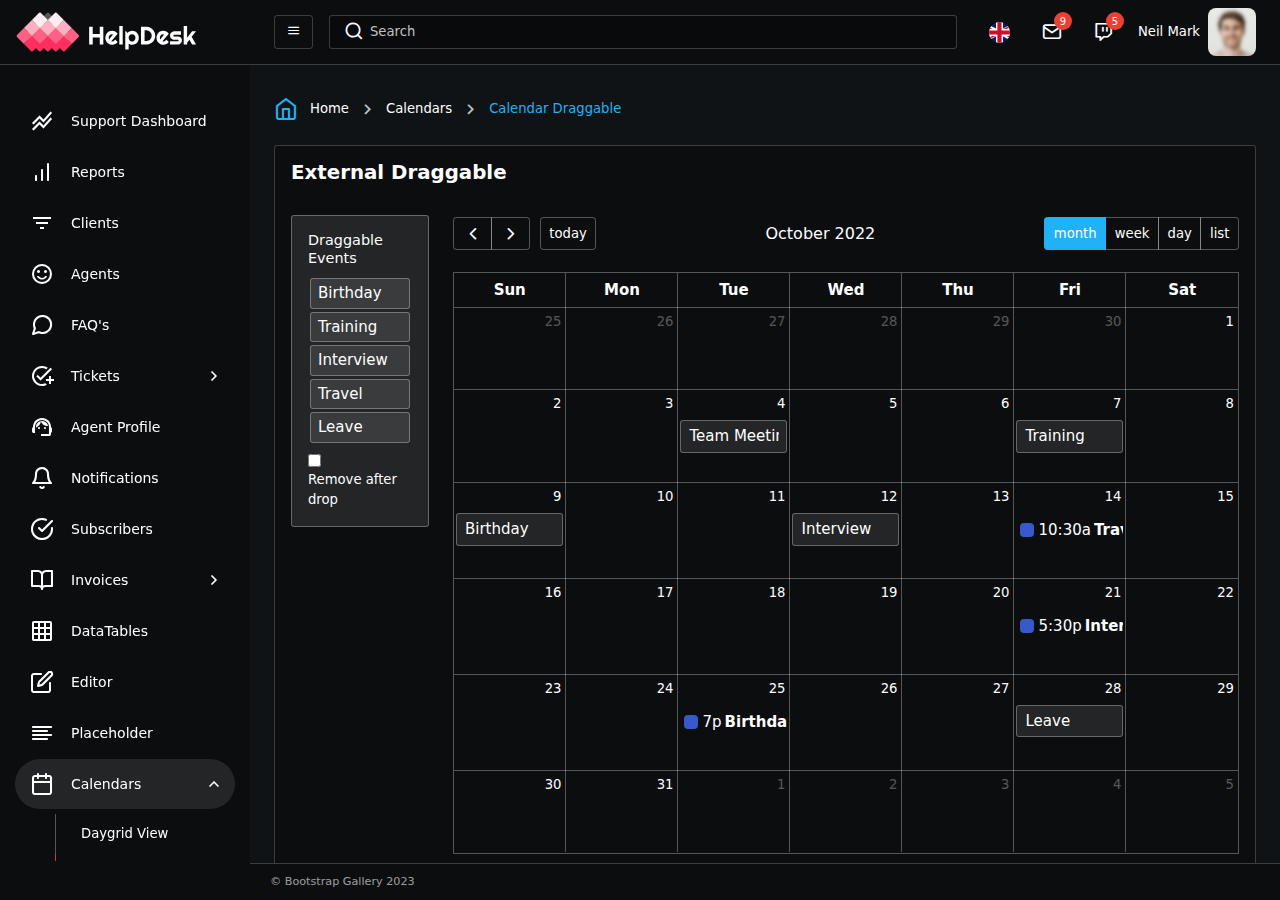
<file: design/calendar-external-draggable.html>
<!DOCTYPE html>
<html lang="en">

	<head>
		<meta charset="utf-8" />
		<meta name="viewport" content="width=device-width, initial-scale=1" />
		<title>Bootstrap Gallery - Oxfin HelpDesk Admin Dashboard</title>

		<!-- Meta -->
		<meta name="description" content="Marketplace for Bootstrap Admin Dashboards" />
		<meta name="author" content="Bootstrap Gallery" />
		<link rel="shortcut icon" href="assets/images/favicon.svg" />

		<!-- *************
			************ CSS Files *************
		************* -->
		<!-- Icomoon Font Icons css -->
		<link rel="stylesheet" href="assets/fonts/icomoon/style.css" />

		<!-- Main CSS -->
		<link rel="stylesheet" href="assets/css/main.min.css" />

		<!-- *************
			************ Vendor Css Files *************
		************ -->

		<!-- Scrollbar CSS -->
		<link rel="stylesheet" href="assets/vendor/overlay-scroll/OverlayScrollbars.min.css" />

		<!-- Calendar CSS -->
		<link rel="stylesheet" href="assets/vendor/calendar/css/main.min.css" />
		<link rel="stylesheet" href="assets/vendor/calendar/css/custom.css" />
	</head>

	<body>
		<!-- Page wrapper start -->
		<div class="page-wrapper">

			<!-- Main container start -->
			<div class="main-container">

				<!-- Sidebar wrapper start -->
				<nav id="sidebar" class="sidebar-wrapper">

					<!-- App brand starts -->
					<div class="app-brand px-3 py-2 d-flex align-items-center">
						<a href="index.html">
							<img src="assets/images/logo.svg" class="logo" alt="Bootstrap Gallery" />
						</a>
					</div>
					<!-- App brand ends -->

					<!-- Sidebar menu starts -->
					<div class="sidebarMenuScroll">
						<ul class="sidebar-menu">
							<li>
								<a href="index.html">
									<i class="icon-stacked_line_chart"></i>
									<span class="menu-text">Support Dashboard</span>
								</a>
							</li>
							<li>
								<a href="reports.html">
									<i class="icon-bar-chart"></i>
									<span class="menu-text">Reports</span>
								</a>
							</li>
							<li>
								<a href="clients.html">
									<i class="icon-filter_list"></i>
									<span class="menu-text">Clients</span>
								</a>
							</li>
							<li>
								<a href="agents.html">
									<i class="icon-sentiment_satisfied_alt"></i>
									<span class="menu-text">Agents</span>
								</a>
							</li>
							<li>
								<a href="faq.html">
									<i class="icon-message-circle"></i>
									<span class="menu-text">FAQ's</span>
								</a>
							</li>
							<li class="treeview">
								<a href="#!">
									<i class="icon-add_task"></i>
									<span class="menu-text">Tickets</span>
								</a>
								<ul class="treeview-menu">
									<li>
										<a href="create-ticket.html">Create Ticket</a>
									</li>
									<li>
										<a href="all-tickets.html">All Tickets</a>
									</li>
									<li>
										<a href="assigned-tickets.html">Assigned Tickets</a>
									</li>
									<li>
										<a href="my-tickets.html">My Tickets</a>
									</li>
									<li>
										<a href="open-tickets.html">Open Tickets</a>
									</li>
									<li>
										<a href="pending-tickets.html">Pending Tickets</a>
									</li>
									<li>
										<a href="closed-tickets.html">Closed Tickets</a>
									</li>
									<li>
										<a href="solved-tickets.html">Solved Tickets</a>
									</li>
								</ul>
							</li>
							<li>
								<a href="agent-profile.html">
									<i class="icon-support_agent"></i>
									<span class="menu-text">Agent Profile</span>
								</a>
							</li>
							<li>
								<a href="notifications.html">
									<i class="icon-bell"></i>
									<span class="menu-text">Notifications</span>
								</a>
							</li>
							<li>
								<a href="subscribers.html">
									<i class="icon-check-circle"></i>
									<span class="menu-text">Subscribers</span>
								</a>
							</li>
							<li class="treeview">
								<a href="#!">
									<i class="icon-book-open"></i>
									<span class="menu-text">Invoices</span>
								</a>
								<ul class="treeview-menu">
									<li>
										<a href="client-list.html">Client List</a>
									</li>
									<li>
										<a href="invoice-list.html">Invoice List</a>
									</li>
									<li>
										<a href="invoice.html">Invoice Details</a>
									</li>
									<li>
										<a href="create-invoice.html">Create Invoice</a>
									</li>
								</ul>
							</li>
							<li>
								<a href="datatables.html">
									<i class="icon-grid_on"></i>
									<span class="menu-text">DataTables</span>
								</a>
							</li>
							<li>
								<a href="editor.html">
									<i class="icon-edit"></i>
									<span class="menu-text">Editor</span>
								</a>
							</li>
							<li>
								<a href="placeholder.html">
									<i class="icon-align-left"></i>
									<span class="menu-text">Placeholder</span>
								</a>
							</li>
							<li class="treeview active">
								<a href="#!">
									<i class="icon-calendar"></i>
									<span class="menu-text">Calendars</span>
								</a>
								<ul class="treeview-menu">
									<li>
										<a href="calendar.html">Daygrid View</a>
									</li>
									<li>
										<a href="calendar-external-draggable.html" class="active-sub">External Draggable</a>
									</li>
									<li>
										<a href="calendar-google.html">Google Calendar</a>
									</li>
									<li>
										<a href="calendar-list-view.html">List View</a>
									</li>
									<li>
										<a href="calendar-selectable.html">Selectable</a>
									</li>
								</ul>
							</li>
							<li class="treeview">
								<a href="#!">
									<i class="icon-layers"></i>
									<span class="menu-text">UI Elements</span>
								</a>
								<ul class="treeview-menu">
									<li>
										<a href="accordions.html">Accordions</a>
									</li>
									<li>
										<a href="alerts.html">Alerts</a>
									</li>
									<li>
										<a href="buttons.html">Buttons</a>
									</li>
									<li>
										<a href="badges.html">Badges</a>
									</li>
									<li>
										<a href="cards.html">Cards</a>
									</li>
									<li>
										<a href="custom-cards.html">Custom Cards</a>
									</li>
									<li>
										<a href="carousel.html">Carousel</a>
									</li>
									<li>
										<a href="icons.html">Icons</a>
									</li>
									<li>
										<a href="list-items.html">List Items</a>
									</li>
									<li>
										<a href="modals.html">Modals</a>
									</li>
									<li>
										<a href="progress.html">Progress Bars</a>
									</li>
									<li>
										<a href="popovers.html">Popovers</a>
									</li>
									<li>
										<a href="tabs.html">Tabs</a>
									</li>
									<li>
										<a href="tooltips.html">Tooltips</a>
									</li>
									<li>
										<a href="typography.html">Typography</a>
									</li>
								</ul>
							</li>
							<li class="treeview">
								<a href="#!">
									<i class="icon-layout"></i>
									<span class="menu-text">Forms</span>
								</a>
								<ul class="treeview-menu">
									<li>
										<a href="form-inputs.html">Basic Form Inputs</a>
									</li>
									<li>
										<a href="form-checkbox-radio.html">Checkbox &amp; Radio</a>
									</li>
									<li>
										<a href="form-file-input.html">File Input</a>
									</li>
									<li>
										<a href="form-validations.html">Validations</a>
									</li>
									<li>
										<a href="date-time-pickers.html">Date Time Pickers</a>
									</li>
									<li>
										<a href="form-layouts.html">Form Layouts</a>
									</li>
								</ul>
							</li>
							<li>
								<a href="starter-page.html">
									<i class="icon-padding"></i>
									<span class="menu-text">Starter Page</span>
								</a>
							</li>
							<li>
								<a href="tables.html">
									<i class="icon-grid"></i>
									<span class="menu-text">Tables</span>
								</a>
							</li>
							<li class="treeview">
								<a href="#!">
									<i class="icon-map"></i>
									<span class="menu-text">Graphs & Maps</span>
								</a>
								<ul class="treeview-menu">
									<li>
										<a href="apex.html">Apex</a>
									</li>
									<li>
										<a href="morris.html">Morris</a>
									</li>
									<li>
										<a href="maps.html">Maps</a>
									</li>
								</ul>
							</li>
							<li class="treeview">
								<a href="#!">
									<i class="icon-lock"></i>
									<span class="menu-text">Authentication</span>
								</a>
								<ul class="treeview-menu">
									<li>
										<a href="login.html">Login</a>
									</li>
									<li>
										<a href="signup.html">Signup</a>
									</li>
									<li>
										<a href="forgot-password.html">Forgot Password</a>
									</li>
									<li>
										<a href="page-not-found.html">Page Not Found</a>
									</li>
									<li>
										<a href="maintenance.html">Maintenance</a>
									</li>
								</ul>
							</li>
							<li class="treeview">
								<a href="#!">
									<i class="icon-notes"></i>
									<span class="menu-text">Multi Level</span>
								</a>
								<ul class="treeview-menu">
									<li>
										<a href="#!">Level One Link</a>
									</li>
									<li>
										<a href="#!">
											Level One Menu
											<i class="icon-arrow_forward_ios"></i>
										</a>
										<ul class="treeview-menu">
											<li>
												<a href="#!">Level Two Link</a>
											</li>
											<li>
												<a href="#!">Level Two Menu
													<i class="icon-arrow_forward_ios"></i>
												</a>
												<ul class="treeview-menu">
													<li>
														<a href="#!">Level Three Link</a>
													</li>
													<li>
														<a href="#!">Level Three Link</a>
													</li>
												</ul>
											</li>
										</ul>
									</li>
									<li>
										<a href="#!">Level One Link</a>
									</li>
								</ul>
							</li>
						</ul>
					</div>
					<!-- Sidebar menu ends -->

				</nav>
				<!-- Sidebar wrapper end -->

				<!-- App container starts -->
				<div class="app-container">

					<!-- App header starts -->
					<div class="app-header d-flex align-items-center">

						<!-- Toggle buttons start -->
						<div class="d-flex">
							<button class="btn btn-outline-light toggle-sidebar" id="toggle-sidebar">
								<i class="icon-menu"></i>
							</button>
							<button class="btn btn-outline-light pin-sidebar" id="pin-sidebar">
								<i class="icon-menu"></i>
							</button>
						</div>
						<!-- Toggle buttons end -->

						<!-- Search container start -->
						<div class="search-container d-sm-block d-none mx-3">
							<input type="text" class="form-control" placeholder="Search" />
							<i class="icon-search"></i>
						</div>
						<!-- Search container end -->

						<!-- App header actions start -->
						<div class="header-actions">
							<div class="dropdown">
								<a class="dropdown-toggle d-flex p-3 position-relative" href="#!" role="button"
									data-bs-toggle="dropdown" aria-expanded="false">
									<img src="assets/images/flags/1x1/gb.svg" class="flag-img" alt="Great Britain" />
								</a>
								<div class="dropdown-menu dropdown-menu-end shadow-sm dropdown-menu-mini">
									<div class="country-container">
										<a href="index.html" class="py-2">
											<img src="assets/images/flags/1x1/us.svg" alt="USA" />
										</a>
										<a href="index.html" class="py-2">
											<img src="assets/images/flags/1x1/in.svg" alt="India" />
										</a>
										<a href="index.html" class="py-2">
											<img src="assets/images/flags/1x1/br.svg" alt="Brazil" />
										</a>
										<a href="index.html" class="py-2">
											<img src="assets/images/flags/1x1/tr.svg" alt="Turkey" />
										</a>
										<a href="index.html" class="py-2">
											<img src="assets/images/flags/1x1/id.svg" alt="Indonesia" />
										</a>
									</div>
								</div>
							</div>
							<div class="dropdown">
								<a class="dropdown-toggle d-flex p-3 position-relative" href="#!" role="button"
									data-bs-toggle="dropdown" aria-expanded="false">
									<i class="icon-mail fs-4 lh-1"></i>
									<span class="count rounded-circle bg-danger">9</span>
								</a>
								<div class="dropdown-menu dropdown-menu-end dropdown-menu-md shadow-sm">
									<h5 class="fw-semibold px-3 py-2 m-0">Messages</h5>
									<a href="javascript:void(0)" class="dropdown-item">
										<div class="d-flex align-items-start py-2">
											<div class="p-3 bg-danger rounded-circle me-3">MS</div>
											<div class="m-0">
												<h6 class="mb-1 fw-semibold">Moory Sammy</h6>
												<p class="mb-1">Sent a mail.</p>
												<p class="small m-0 opacity-50">3 Mins Ago</p>
											</div>
										</div>
									</a>
									<a href="javascript:void(0)" class="dropdown-item">
										<div class="d-flex align-items-start py-2">
											<div class="p-3 bg-primary rounded-circle me-3">KY</div>
											<div class="m-0">
												<h6 class="mb-1 fw-semibold">Kyle Yomaha</h6>
												<p class="mb-1">Need support.</p>
												<p class="small m-0 opacity-50">5 Mins Ago</p>
											</div>
										</div>
									</a>
									<a href="javascript:void(0)" class="dropdown-item">
										<div class="d-flex align-items-start py-2">
											<div class="p-3 bg-success rounded-circle me-3">SB</div>
											<div class="m-0">
												<h6 class="mb-1 fw-semibold">Srinu Basava</h6>
												<p class="mb-1">Purchased a NotePad.</p>
												<p class="small m-0 opacity-50">7 Mins Ago</p>
											</div>
										</div>
									</a>
									<div class="d-grid p-3 border-top">
										<a href="javascript:void(0)" class="btn btn-outline-primary">View all</a>
									</div>
								</div>
							</div>
							<div class="dropdown">
								<a class="dropdown-toggle d-flex p-3 position-relative" href="#!" role="button"
									data-bs-toggle="dropdown" aria-expanded="false">
									<i class="icon-twitch fs-4 lh-1"></i>
									<span class="count rounded-circle bg-danger">5</span>
								</a>
								<div class="dropdown-menu dropdown-menu-end dropdown-menu-md shadow-sm">
									<h5 class="fw-semibold px-3 py-2 m-0">Notifications</h5>
									<a href="javascript:void(0)" class="dropdown-item">
										<div class="d-flex align-items-start py-2">
											<img src="assets/images/user.png" class="img-3x me-3 rounded-3" alt="Admin Themes" />
											<div class="m-0">
												<h6 class="mb-1 fw-semibold">Sophie Michiels</h6>
												<p class="mb-1">Membership has been ended.</p>
												<p class="small m-0 opacity-50">Oct 20, 07:30pm</p>
											</div>
										</div>
									</a>
									<a href="javascript:void(0)" class="dropdown-item">
										<div class="d-flex align-items-start py-2">
											<img src="assets/images/user2.png" class="img-3x me-3 rounded-3" alt="Admin Theme" />
											<div class="m-0">
												<h6 class="mb-1 fw-semibold">Sophie Michiels</h6>
												<p class="mb-1">Congratulate, James for new job.</p>
												<p class="small m-0 opacity-50">Oct 24, 08:00pm</p>
											</div>
										</div>
									</a>
									<a href="javascript:void(0)" class="dropdown-item">
										<div class="d-flex align-items-start py-2">
											<img src="assets/images/user1.png" class="img-3x me-3 rounded-3" alt="Admin Theme" />
											<div class="m-0">
												<h6 class="mb-1 fw-semibold">Sophie Michiels</h6>
												<p class="mb-1">Lewis added new schedule release.</p>
												<p class="small m-0 opacity-50">Oct 28, 09:30pm</p>
											</div>
										</div>
									</a>
									<div class="d-grid p-3 border-top">
										<a href="javascript:void(0)" class="btn btn-outline-primary">View all</a>
									</div>
								</div>
							</div>
							<div class="dropdown ms-2">
								<a class="dropdown-toggle d-flex align-items-center user-settings" href="#!" role="button"
									data-bs-toggle="dropdown" aria-expanded="false">
									<span>Neil Mark</span>
									<img src="assets/images/user3.png" class="img-3x m-2 me-0 rounded-3" alt="Bootstrap Gallery" />
								</a>
								<div class="dropdown-menu dropdown-menu-end dropdown-menu-sm shadow-sm gap-3">
									<a class="dropdown-item d-flex align-items-center py-2" href="profile.html"><i
											class="icon-gitlab fs-4 me-3"></i>User Profile</a>
									<a class="dropdown-item d-flex align-items-center py-2" href="account-settings.html"><i
											class="icon-settings fs-4 me-3"></i>Account Settings</a>
									<a class="dropdown-item d-flex align-items-center py-2" href="login.html"><i
											class="icon-log-out fs-4 me-3"></i>Logout</a>
								</div>
							</div>
						</div>
						<!-- App header actions end -->

					</div>
					<!-- App header ends -->

					<!-- App body starts -->
					<div class="app-body">

						<!-- Container starts -->
						<div class="container-fluid">

							<!-- Row start -->
							<div class="row">
								<div class="col-12 col-xl-6">

									<!-- Breadcrumb start -->
									<ol class="breadcrumb d-none d-lg-flex mb-4">
										<li class="breadcrumb-item">
											<i class="icon-home lh-1"></i>
											<a href="index.html" class="text-decoration-none">Home</a>
										</li>
										<li class="breadcrumb-item">Calendars</li>
										<li class="breadcrumb-item text-primary">
											Calendar Draggable
										</li>
									</ol>
									<!-- Breadcrumb end -->

								</div>
							</div>
							<!-- Row end -->

							<!-- Row start -->
							<div class="row">
								<div class="col-12">
									<div class="card">
										<div class="card-header">
											<h4 class="card-title">External Draggable</h4>
										</div>
										<div class="card-body">
											<div class="row">
												<div class="col-xxl-2 col-xl-2 col-lg-3 col-md-4 col-sm-4 col-12">
													<div id="external-events">
														<h4>Draggable Events</h4>

														<div id="external-events-list">
															<div class="fc-event fc-h-event fc-daygrid-event fc-daygrid-block-event">
																<div class="fc-event-main">Birthday</div>
															</div>
															<div class="fc-event fc-h-event fc-daygrid-event fc-daygrid-block-event">
																<div class="fc-event-main">Training</div>
															</div>
															<div class="fc-event fc-h-event fc-daygrid-event fc-daygrid-block-event">
																<div class="fc-event-main">Interview</div>
															</div>
															<div class="fc-event fc-h-event fc-daygrid-event fc-daygrid-block-event">
																<div class="fc-event-main">Travel</div>
															</div>
															<div class="fc-event fc-h-event fc-daygrid-event fc-daygrid-block-event">
																<div class="fc-event-main">Leave</div>
															</div>
														</div>

														<p>
															<input type="checkbox" id="drop-remove" />
															<label for="drop-remove">Remove after drop</label>
														</p>
													</div>
												</div>
												<div class="col-xxl-10 col-xl-10 col-lg-9 col-md-8 col-sm-8 col-12">
													<div id="draggableCalendar"></div>
												</div>
											</div>
										</div>
									</div>
								</div>
							</div>
							<!-- Row end -->

						</div>
						<!-- Container ends -->

					</div>
					<!-- App body ends -->

					<!-- App footer start -->
					<div class="app-footer">
						<span>© Bootstrap Gallery 2023</span>
					</div>
					<!-- App footer end -->

				</div>
				<!-- App container ends -->

			</div>
			<!-- Main container end -->

		</div>
		<!-- Page wrapper end -->

		<!-- *************
			************ JavaScript Files *************
		************* -->
		<!-- Required jQuery first, then Bootstrap Bundle JS -->
		<script src="assets/js/jquery.min.js"></script>
		<script src="assets/js/bootstrap.bundle.min.js"></script>

		<!-- *************
			************ Vendor Js Files *************
		************* -->

		<!-- Overlay Scroll JS -->
		<script src="assets/vendor/overlay-scroll/jquery.overlayScrollbars.min.js"></script>
		<script src="assets/vendor/overlay-scroll/custom-scrollbar.js"></script>

		<!-- Calendar JS -->
		<script src="assets/vendor/calendar/js/main.min.js"></script>
		<script src="assets/vendor/calendar/custom/draggable-calendar.js"></script>

		<!-- Custom JS files -->
		<script src="assets/js/custom.js"></script>
	</body>

</html>
</file>
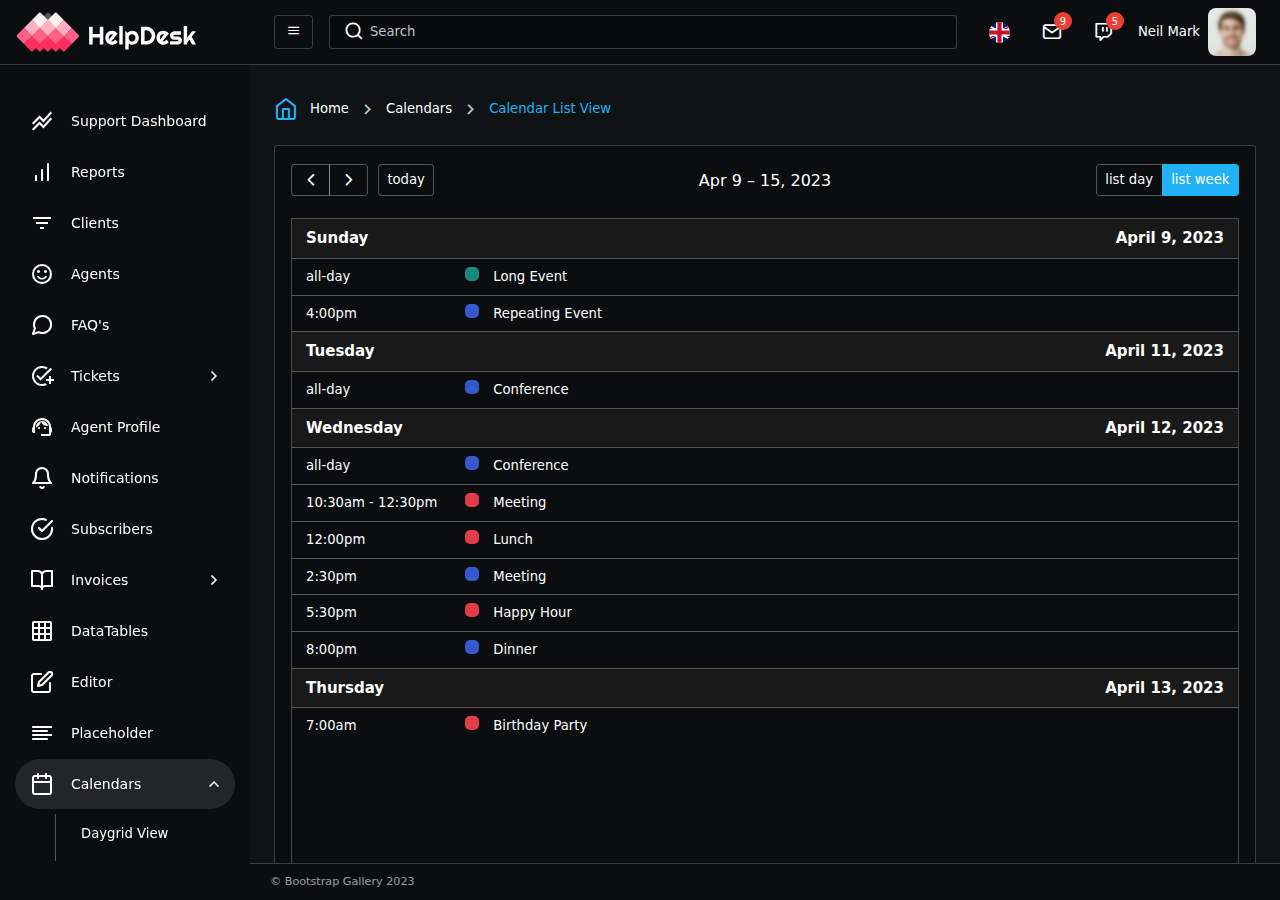
<file: design/calendar-list-view.html>
<!DOCTYPE html>
<html lang="en">

	<head>
		<meta charset="utf-8" />
		<meta name="viewport" content="width=device-width, initial-scale=1" />
		<title>Bootstrap Gallery - Oxfin HelpDesk Admin Dashboard</title>

		<!-- Meta -->
		<meta name="description" content="Marketplace for Bootstrap Admin Dashboards" />
		<meta name="author" content="Bootstrap Gallery" />
		<link rel="shortcut icon" href="assets/images/favicon.svg" />

		<!-- *************
			************ CSS Files *************
		************* -->
		<!-- Icomoon Font Icons css -->
		<link rel="stylesheet" href="assets/fonts/icomoon/style.css" />

		<!-- Main CSS -->
		<link rel="stylesheet" href="assets/css/main.min.css" />

		<!-- *************
			************ Vendor Css Files *************
		************ -->

		<!-- Scrollbar CSS -->
		<link rel="stylesheet" href="assets/vendor/overlay-scroll/OverlayScrollbars.min.css" />

		<!-- Calendar CSS -->
		<link rel="stylesheet" href="assets/vendor/calendar/css/main.min.css" />
		<link rel="stylesheet" href="assets/vendor/calendar/css/custom.css" />
	</head>

	<body>
		<!-- Page wrapper start -->
		<div class="page-wrapper">

			<!-- Main container start -->
			<div class="main-container">

				<!-- Sidebar wrapper start -->
				<nav id="sidebar" class="sidebar-wrapper">

					<!-- App brand starts -->
					<div class="app-brand px-3 py-2 d-flex align-items-center">
						<a href="index.html">
							<img src="assets/images/logo.svg" class="logo" alt="Bootstrap Gallery" />
						</a>
					</div>
					<!-- App brand ends -->

					<!-- Sidebar menu starts -->
					<div class="sidebarMenuScroll">
						<ul class="sidebar-menu">
							<li>
								<a href="index.html">
									<i class="icon-stacked_line_chart"></i>
									<span class="menu-text">Support Dashboard</span>
								</a>
							</li>
							<li>
								<a href="reports.html">
									<i class="icon-bar-chart"></i>
									<span class="menu-text">Reports</span>
								</a>
							</li>
							<li>
								<a href="clients.html">
									<i class="icon-filter_list"></i>
									<span class="menu-text">Clients</span>
								</a>
							</li>
							<li>
								<a href="agents.html">
									<i class="icon-sentiment_satisfied_alt"></i>
									<span class="menu-text">Agents</span>
								</a>
							</li>
							<li>
								<a href="faq.html">
									<i class="icon-message-circle"></i>
									<span class="menu-text">FAQ's</span>
								</a>
							</li>
							<li class="treeview">
								<a href="#!">
									<i class="icon-add_task"></i>
									<span class="menu-text">Tickets</span>
								</a>
								<ul class="treeview-menu">
									<li>
										<a href="create-ticket.html">Create Ticket</a>
									</li>
									<li>
										<a href="all-tickets.html">All Tickets</a>
									</li>
									<li>
										<a href="assigned-tickets.html">Assigned Tickets</a>
									</li>
									<li>
										<a href="my-tickets.html">My Tickets</a>
									</li>
									<li>
										<a href="open-tickets.html">Open Tickets</a>
									</li>
									<li>
										<a href="pending-tickets.html">Pending Tickets</a>
									</li>
									<li>
										<a href="closed-tickets.html">Closed Tickets</a>
									</li>
									<li>
										<a href="solved-tickets.html">Solved Tickets</a>
									</li>
								</ul>
							</li>
							<li>
								<a href="agent-profile.html">
									<i class="icon-support_agent"></i>
									<span class="menu-text">Agent Profile</span>
								</a>
							</li>
							<li>
								<a href="notifications.html">
									<i class="icon-bell"></i>
									<span class="menu-text">Notifications</span>
								</a>
							</li>
							<li>
								<a href="subscribers.html">
									<i class="icon-check-circle"></i>
									<span class="menu-text">Subscribers</span>
								</a>
							</li>
							<li class="treeview">
								<a href="#!">
									<i class="icon-book-open"></i>
									<span class="menu-text">Invoices</span>
								</a>
								<ul class="treeview-menu">
									<li>
										<a href="client-list.html">Client List</a>
									</li>
									<li>
										<a href="invoice-list.html">Invoice List</a>
									</li>
									<li>
										<a href="invoice.html">Invoice Details</a>
									</li>
									<li>
										<a href="create-invoice.html">Create Invoice</a>
									</li>
								</ul>
							</li>
							<li>
								<a href="datatables.html">
									<i class="icon-grid_on"></i>
									<span class="menu-text">DataTables</span>
								</a>
							</li>
							<li>
								<a href="editor.html">
									<i class="icon-edit"></i>
									<span class="menu-text">Editor</span>
								</a>
							</li>
							<li>
								<a href="placeholder.html">
									<i class="icon-align-left"></i>
									<span class="menu-text">Placeholder</span>
								</a>
							</li>
							<li class="treeview active">
								<a href="#!">
									<i class="icon-calendar"></i>
									<span class="menu-text">Calendars</span>
								</a>
								<ul class="treeview-menu">
									<li>
										<a href="calendar.html">Daygrid View</a>
									</li>
									<li>
										<a href="calendar-external-draggable.html">External Draggable</a>
									</li>
									<li>
										<a href="calendar-google.html">Google Calendar</a>
									</li>
									<li>
										<a href="calendar-list-view.html" class="active-sub">List View</a>
									</li>
									<li>
										<a href="calendar-selectable.html">Selectable</a>
									</li>
								</ul>
							</li>
							<li class="treeview">
								<a href="#!">
									<i class="icon-layers"></i>
									<span class="menu-text">UI Elements</span>
								</a>
								<ul class="treeview-menu">
									<li>
										<a href="accordions.html">Accordions</a>
									</li>
									<li>
										<a href="alerts.html">Alerts</a>
									</li>
									<li>
										<a href="buttons.html">Buttons</a>
									</li>
									<li>
										<a href="badges.html">Badges</a>
									</li>
									<li>
										<a href="cards.html">Cards</a>
									</li>
									<li>
										<a href="custom-cards.html">Custom Cards</a>
									</li>
									<li>
										<a href="carousel.html">Carousel</a>
									</li>
									<li>
										<a href="icons.html">Icons</a>
									</li>
									<li>
										<a href="list-items.html">List Items</a>
									</li>
									<li>
										<a href="modals.html">Modals</a>
									</li>
									<li>
										<a href="progress.html">Progress Bars</a>
									</li>
									<li>
										<a href="popovers.html">Popovers</a>
									</li>
									<li>
										<a href="tabs.html">Tabs</a>
									</li>
									<li>
										<a href="tooltips.html">Tooltips</a>
									</li>
									<li>
										<a href="typography.html">Typography</a>
									</li>
								</ul>
							</li>
							<li class="treeview">
								<a href="#!">
									<i class="icon-layout"></i>
									<span class="menu-text">Forms</span>
								</a>
								<ul class="treeview-menu">
									<li>
										<a href="form-inputs.html">Basic Form Inputs</a>
									</li>
									<li>
										<a href="form-checkbox-radio.html">Checkbox &amp; Radio</a>
									</li>
									<li>
										<a href="form-file-input.html">File Input</a>
									</li>
									<li>
										<a href="form-validations.html">Validations</a>
									</li>
									<li>
										<a href="date-time-pickers.html">Date Time Pickers</a>
									</li>
									<li>
										<a href="form-layouts.html">Form Layouts</a>
									</li>
								</ul>
							</li>
							<li>
								<a href="starter-page.html">
									<i class="icon-padding"></i>
									<span class="menu-text">Starter Page</span>
								</a>
							</li>
							<li>
								<a href="tables.html">
									<i class="icon-grid"></i>
									<span class="menu-text">Tables</span>
								</a>
							</li>
							<li class="treeview">
								<a href="#!">
									<i class="icon-map"></i>
									<span class="menu-text">Graphs & Maps</span>
								</a>
								<ul class="treeview-menu">
									<li>
										<a href="apex.html">Apex</a>
									</li>
									<li>
										<a href="morris.html">Morris</a>
									</li>
									<li>
										<a href="maps.html">Maps</a>
									</li>
								</ul>
							</li>
							<li class="treeview">
								<a href="#!">
									<i class="icon-lock"></i>
									<span class="menu-text">Authentication</span>
								</a>
								<ul class="treeview-menu">
									<li>
										<a href="login.html">Login</a>
									</li>
									<li>
										<a href="signup.html">Signup</a>
									</li>
									<li>
										<a href="forgot-password.html">Forgot Password</a>
									</li>
									<li>
										<a href="page-not-found.html">Page Not Found</a>
									</li>
									<li>
										<a href="maintenance.html">Maintenance</a>
									</li>
								</ul>
							</li>
							<li class="treeview">
								<a href="#!">
									<i class="icon-notes"></i>
									<span class="menu-text">Multi Level</span>
								</a>
								<ul class="treeview-menu">
									<li>
										<a href="#!">Level One Link</a>
									</li>
									<li>
										<a href="#!">
											Level One Menu
											<i class="icon-arrow_forward_ios"></i>
										</a>
										<ul class="treeview-menu">
											<li>
												<a href="#!">Level Two Link</a>
											</li>
											<li>
												<a href="#!">Level Two Menu
													<i class="icon-arrow_forward_ios"></i>
												</a>
												<ul class="treeview-menu">
													<li>
														<a href="#!">Level Three Link</a>
													</li>
													<li>
														<a href="#!">Level Three Link</a>
													</li>
												</ul>
											</li>
										</ul>
									</li>
									<li>
										<a href="#!">Level One Link</a>
									</li>
								</ul>
							</li>
						</ul>
					</div>
					<!-- Sidebar menu ends -->

				</nav>
				<!-- Sidebar wrapper end -->

				<!-- App container starts -->
				<div class="app-container">

					<!-- App header starts -->
					<div class="app-header d-flex align-items-center">

						<!-- Toggle buttons start -->
						<div class="d-flex">
							<button class="btn btn-outline-light toggle-sidebar" id="toggle-sidebar">
								<i class="icon-menu"></i>
							</button>
							<button class="btn btn-outline-light pin-sidebar" id="pin-sidebar">
								<i class="icon-menu"></i>
							</button>
						</div>
						<!-- Toggle buttons end -->

						<!-- Search container start -->
						<div class="search-container d-sm-block d-none mx-3">
							<input type="text" class="form-control" placeholder="Search" />
							<i class="icon-search"></i>
						</div>
						<!-- Search container end -->

						<!-- App header actions start -->
						<div class="header-actions">
							<div class="dropdown">
								<a class="dropdown-toggle d-flex p-3 position-relative" href="#!" role="button"
									data-bs-toggle="dropdown" aria-expanded="false">
									<img src="assets/images/flags/1x1/gb.svg" class="flag-img" alt="Great Britain" />
								</a>
								<div class="dropdown-menu dropdown-menu-end shadow-sm dropdown-menu-mini">
									<div class="country-container">
										<a href="index.html" class="py-2">
											<img src="assets/images/flags/1x1/us.svg" alt="USA" />
										</a>
										<a href="index.html" class="py-2">
											<img src="assets/images/flags/1x1/in.svg" alt="India" />
										</a>
										<a href="index.html" class="py-2">
											<img src="assets/images/flags/1x1/br.svg" alt="Brazil" />
										</a>
										<a href="index.html" class="py-2">
											<img src="assets/images/flags/1x1/tr.svg" alt="Turkey" />
										</a>
										<a href="index.html" class="py-2">
											<img src="assets/images/flags/1x1/id.svg" alt="Indonesia" />
										</a>
									</div>
								</div>
							</div>
							<div class="dropdown">
								<a class="dropdown-toggle d-flex p-3 position-relative" href="#!" role="button"
									data-bs-toggle="dropdown" aria-expanded="false">
									<i class="icon-mail fs-4 lh-1"></i>
									<span class="count rounded-circle bg-danger">9</span>
								</a>
								<div class="dropdown-menu dropdown-menu-end dropdown-menu-md shadow-sm">
									<h5 class="fw-semibold px-3 py-2 m-0">Messages</h5>
									<a href="javascript:void(0)" class="dropdown-item">
										<div class="d-flex align-items-start py-2">
											<div class="p-3 bg-danger rounded-circle me-3">MS</div>
											<div class="m-0">
												<h6 class="mb-1 fw-semibold">Moory Sammy</h6>
												<p class="mb-1">Sent a mail.</p>
												<p class="small m-0 opacity-50">3 Mins Ago</p>
											</div>
										</div>
									</a>
									<a href="javascript:void(0)" class="dropdown-item">
										<div class="d-flex align-items-start py-2">
											<div class="p-3 bg-primary rounded-circle me-3">KY</div>
											<div class="m-0">
												<h6 class="mb-1 fw-semibold">Kyle Yomaha</h6>
												<p class="mb-1">Need support.</p>
												<p class="small m-0 opacity-50">5 Mins Ago</p>
											</div>
										</div>
									</a>
									<a href="javascript:void(0)" class="dropdown-item">
										<div class="d-flex align-items-start py-2">
											<div class="p-3 bg-success rounded-circle me-3">SB</div>
											<div class="m-0">
												<h6 class="mb-1 fw-semibold">Srinu Basava</h6>
												<p class="mb-1">Purchased a NotePad.</p>
												<p class="small m-0 opacity-50">7 Mins Ago</p>
											</div>
										</div>
									</a>
									<div class="d-grid p-3 border-top">
										<a href="javascript:void(0)" class="btn btn-outline-primary">View all</a>
									</div>
								</div>
							</div>
							<div class="dropdown">
								<a class="dropdown-toggle d-flex p-3 position-relative" href="#!" role="button"
									data-bs-toggle="dropdown" aria-expanded="false">
									<i class="icon-twitch fs-4 lh-1"></i>
									<span class="count rounded-circle bg-danger">5</span>
								</a>
								<div class="dropdown-menu dropdown-menu-end dropdown-menu-md shadow-sm">
									<h5 class="fw-semibold px-3 py-2 m-0">Notifications</h5>
									<a href="javascript:void(0)" class="dropdown-item">
										<div class="d-flex align-items-start py-2">
											<img src="assets/images/user.png" class="img-3x me-3 rounded-3" alt="Admin Themes" />
											<div class="m-0">
												<h6 class="mb-1 fw-semibold">Sophie Michiels</h6>
												<p class="mb-1">Membership has been ended.</p>
												<p class="small m-0 opacity-50">Oct 20, 07:30pm</p>
											</div>
										</div>
									</a>
									<a href="javascript:void(0)" class="dropdown-item">
										<div class="d-flex align-items-start py-2">
											<img src="assets/images/user2.png" class="img-3x me-3 rounded-3" alt="Admin Theme" />
											<div class="m-0">
												<h6 class="mb-1 fw-semibold">Sophie Michiels</h6>
												<p class="mb-1">Congratulate, James for new job.</p>
												<p class="small m-0 opacity-50">Oct 24, 08:00pm</p>
											</div>
										</div>
									</a>
									<a href="javascript:void(0)" class="dropdown-item">
										<div class="d-flex align-items-start py-2">
											<img src="assets/images/user1.png" class="img-3x me-3 rounded-3" alt="Admin Theme" />
											<div class="m-0">
												<h6 class="mb-1 fw-semibold">Sophie Michiels</h6>
												<p class="mb-1">Lewis added new schedule release.</p>
												<p class="small m-0 opacity-50">Oct 28, 09:30pm</p>
											</div>
										</div>
									</a>
									<div class="d-grid p-3 border-top">
										<a href="javascript:void(0)" class="btn btn-outline-primary">View all</a>
									</div>
								</div>
							</div>
							<div class="dropdown ms-2">
								<a class="dropdown-toggle d-flex align-items-center user-settings" href="#!" role="button"
									data-bs-toggle="dropdown" aria-expanded="false">
									<span>Neil Mark</span>
									<img src="assets/images/user3.png" class="img-3x m-2 me-0 rounded-3" alt="Bootstrap Gallery" />
								</a>
								<div class="dropdown-menu dropdown-menu-end dropdown-menu-sm shadow-sm gap-3">
									<a class="dropdown-item d-flex align-items-center py-2" href="profile.html"><i
											class="icon-gitlab fs-4 me-3"></i>User Profile</a>
									<a class="dropdown-item d-flex align-items-center py-2" href="account-settings.html"><i
											class="icon-settings fs-4 me-3"></i>Account Settings</a>
									<a class="dropdown-item d-flex align-items-center py-2" href="login.html"><i
											class="icon-log-out fs-4 me-3"></i>Logout</a>
								</div>
							</div>
						</div>
						<!-- App header actions end -->

					</div>
					<!-- App header ends -->

					<!-- App body starts -->
					<div class="app-body">

						<!-- Container starts -->
						<div class="container-fluid">

							<!-- Row start -->
							<div class="row">
								<div class="col-12 col-xl-6">

									<!-- Breadcrumb start -->
									<ol class="breadcrumb d-none d-lg-flex mb-4">
										<li class="breadcrumb-item">
											<i class="icon-home lh-1"></i>
											<a href="index.html" class="text-decoration-none">Home</a>
										</li>
										<li class="breadcrumb-item">Calendars</li>
										<li class="breadcrumb-item text-primary">
											Calendar List View
										</li>
									</ol>
									<!-- Breadcrumb end -->

								</div>
							</div>
							<!-- Row end -->

							<!-- Row start -->
							<div class="row">
								<div class="col-12">
									<div class="card">
										<div class="card-body">
											<div id="listView"></div>
										</div>
									</div>
								</div>
							</div>
							<!-- Row end -->

						</div>
						<!-- Container ends -->

					</div>
					<!-- App body ends -->

					<!-- App footer start -->
					<div class="app-footer">
						<span>© Bootstrap Gallery 2023</span>
					</div>
					<!-- App footer end -->

				</div>
				<!-- App container ends -->

			</div>
			<!-- Main container end -->

		</div>
		<!-- Page wrapper end -->

		<!-- *************
			************ JavaScript Files *************
		************* -->
		<!-- Required jQuery first, then Bootstrap Bundle JS -->
		<script src="assets/js/jquery.min.js"></script>
		<script src="assets/js/bootstrap.bundle.min.js"></script>

		<!-- *************
			************ Vendor Js Files *************
		************* -->

		<!-- Overlay Scroll JS -->
		<script src="assets/vendor/overlay-scroll/jquery.overlayScrollbars.min.js"></script>
		<script src="assets/vendor/overlay-scroll/custom-scrollbar.js"></script>

		<!-- Calendar JS -->
		<script src="assets/vendor/calendar/js/main.min.js"></script>
		<script src="assets/vendor/calendar/custom/list-view-calendar.js"></script>

		<!-- Custom JS files -->
		<script src="assets/js/custom.js"></script>
	</body>

</html>
</file>
<file: documentation/assets/css/prism/prism.css>
/* http://prismjs.com/download.html?themes=prism-okaidia&languages=markup+css+clike+javascript+ruby+git+haml+handlebars+http+php+python+sass+scss+vim+yaml&plugins=line-numbers */
/**
 * okaidia theme for JavaScript, CSS and HTML
 * Loosely based on Monokai textmate theme by http://www.monokai.nl/
 * @author ocodia
 */

code[class*="language-"],
pre[class*="language-"] {
	color: #f8f8f2;
	text-shadow: 0 1px rgba(0, 0, 0, 0.3);
	direction: ltr;
	text-align: left;
	white-space: pre;
	word-spacing: normal;
	word-break: normal;
	word-wrap: normal;
	line-height: 1.5;

	-moz-tab-size: 4;
	-o-tab-size: 4;
	tab-size: 4;

	-webkit-hyphens: none;
	-moz-hyphens: none;
	-ms-hyphens: none;
	hyphens: none;
}

/* Code blocks */
pre[class*="language-"] {
	padding: 1em;
	margin: .5em 0;
	overflow: auto;
	border-radius: 0.3em;
}

:not(pre) > code[class*="language-"],
pre[class*="language-"] {
	background: #272822;
}

/* Inline code */
:not(pre) > code[class*="language-"] {
	padding: .1em;
	border-radius: .3em;
	white-space: normal;
}

.token.comment,
.token.prolog,
.token.doctype,
.token.cdata {
	color: slategray;
}

.token.punctuation {
	color: #f8f8f2;
}

.namespace {
	opacity: .7;
}

.token.property,
.token.tag,
.token.constant,
.token.symbol,
.token.deleted {
	color: #f92672;
}

.token.boolean,
.token.number {
	color: #ae81ff;
}

.token.selector,
.token.attr-name,
.token.string,
.token.char,
.token.builtin,
.token.inserted {
	color: #a6e22e;
}

.token.operator,
.token.entity,
.token.url,
.language-css .token.string,
.style .token.string,
.token.variable {
	color: #f8f8f2;
}

.token.atrule,
.token.attr-value,
.token.function {
	color: #e6db74;
}

.token.keyword {
	color: #66d9ef;
}

.token.regex,
.token.important {
	color: #fd971f;
}

.token.important,
.token.bold {
	font-weight: bold;
}
.token.italic {
	font-style: italic;
}

.token.entity {
	cursor: help;
}

pre.line-numbers {
	position: relative;
	padding-left: 3.8em;
	counter-reset: linenumber;
}

pre.line-numbers > code {
	position: relative;
}

.line-numbers .line-numbers-rows {
	position: absolute;
	pointer-events: none;
	top: 0;
	font-size: 100%;
	left: -3.8em;
	width: 3em; /* works for line-numbers below 1000 lines */
	letter-spacing: -1px;
	border-right: 1px solid #999;

	-webkit-user-select: none;
	-moz-user-select: none;
	-ms-user-select: none;
	user-select: none;

}

	.line-numbers-rows > span {
		pointer-events: none;
		display: block;
		counter-increment: linenumber;
	}

		.line-numbers-rows > span:before {
			content: counter(linenumber);
			color: #999;
			display: block;
			padding-right: 0.8em;
			text-align: right;
		}
</file>
<file: documentation/assets/css/main.css>
html, body {
	height: 100%;
}

body {
	color: #494d55;
	font-size: 14px;
	background: #f9f9fb;
}


p {
	line-height: 1.5;
}

a {
	color: #507d0c;
	-webkit-transition: all 0.4s ease-in-out;
	-moz-transition: all 0.4s ease-in-out;
	-ms-transition: all 0.4s ease-in-out;
	-o-transition: all 0.4s ease-in-out;
}
a:hover {
	text-decoration: underline;
	color: #272822;
}


::selection {
  background: peachpuff;
	color: #000000;
}
::-moz-selection {
  background: peachpuff;
	color: #000000;
}

.code-block ::selection {
  background: green;
	color: #ffffff;
}
.code-block::-moz-selection {
  background: green;
	color: #ffffff;
}


h1 {
	font-size: 48px;
	font-weight: 600;
	margin: 0 0 25px 0;
}
h2 {
	font-size: 36px;
	font-weight: 600;
	margin: 0 0 20px 0;
}
h3 {
	font-size: 24px;
	font-weight: 600;
	margin: 0 0 20px 0;
}
h4 {
	font-size: 18px;
	font-weight: 600;
	margin: 0 0 20px 0;
}
h5 {
	font-size: 16px;
	font-weight: 600;
	margin: 0 0 15px 0;
}
h6 {
	font-size: 14px;
	font-weight: bold;
}



/* Document Container */
.document-container {
	padding: 45px 0;
	
}

/* Document Header */
.document-header {
	margin-bottom: 20px;
	text-align: center;
	color: #ffffff;
	background: #507d0c;
	padding: 3rem;
}
.document-header h2.document-title {
	margin: 0;
}
.document-header .last-update {
	color: rgba(255, 255, 255, 0.4);
}


.document-body {
	position: relative;
}



/* Sidebar */
.document-nav {
	position: absolute;
	top: 0;
	left: 0;
	width: 210px;
	height: 100%;
}
.document-menu {
	list-style: none;
	display: flex;
	flex-direction: column;
}
.document-menu .nav-link {
	margin-bottom: 5px;
	display: block;
	padding: 6px 15px;
	color: #333333;
}
.document-menu .nav-link:hover,
.document-menu .nav-link:focus {
	color: #494d55;
	text-decoration: none;
	background: none;
}
.document-menu .nav-link.active {
	background: none;
	color: #507d0c;
	font-weight: 600;
}
.document-sub-menu {
	list-style: none;
	padding-left: 0;
	display: flex;
	flex-direction: column;
}
.document-sub-menu .nav-link {
	margin-bottom: 10px;
	font-size: 12px;
	display: block;
	color: #333333;
	padding: 0;
	padding-left: 34px;
	background: none;
}
.document-sub-menu .nav-link:first-child {
	padding-top: 5px;
}
.document-sub-menu .nav-link:hover {
	color: #494d55;
	text-decoration: none;
	background: none;
}
.document-sub-menu .nav-link:focus {
	background: none;
}
.document-sub-menu .nav-link.active {
	background: none;
	color: #507d0c;
}
.sticky {
	position: -webkit-sticky;
	position: -moz-sticky;
	position: -ms-sticky;
	position: -o-sticky;
	position: sticky;
	top: 0;
}
.sticky:before,
.sticky:after {
	content: '';
	display: table;
}





/* Document Sections */
.document-sections-container {
	margin: 0 0 0 240px;
}
.document-section {
	padding: 0 0 30px 0;
}
.document-section-body {
	padding-top: 15px;
	padding-bottom: 15px;
}


/* Code Block */
.code-block {
	margin: 0 0 30px 0;
}
</file>
<file: design/assets/fonts/icomoon/style.css>
@font-face {
	font-family: "icomoon";
	src: url("icomoon.eot?95cnnp");
	src: url("icomoon.eot?95cnnp#iefix") format("embedded-opentype"),
		url("icomoon.ttf?95cnnp") format("truetype"),
		url("icomoon.woff?95cnnp") format("woff"),
		url("icomoon.svg?95cnnp#icomoon") format("svg");
	font-weight: normal;
	font-style: normal;
	font-display: block;
}

[class^="icon-"],
[class*=" icon-"] {
	/* use !important to prevent issues with browser extensions that change fonts */
	font-family: "icomoon" !important;
	speak: never;
	font-style: normal;
	font-weight: normal;
	font-variant: normal;
	text-transform: none;
	line-height: 1;

	/* Better Font Rendering =========== */
	-webkit-font-smoothing: antialiased;
	-moz-osx-font-smoothing: grayscale;
}

.icon-activity:before {
	content: "\e900";
}
.icon-airplay:before {
	content: "\e901";
}
.icon-alert-circle:before {
	content: "\e902";
}
.icon-alert-octagon:before {
	content: "\e903";
}
.icon-alert-triangle:before {
	content: "\e904";
}
.icon-align-center:before {
	content: "\e905";
}
.icon-align-justify:before {
	content: "\e906";
}
.icon-align-left:before {
	content: "\e907";
}
.icon-align-right:before {
	content: "\e908";
}
.icon-anchor:before {
	content: "\e909";
}
.icon-aperture:before {
	content: "\e90a";
}
.icon-archive:before {
	content: "\e90b";
}
.icon-arrow-down:before {
	content: "\e90c";
}
.icon-arrow-down-circle:before {
	content: "\e90d";
}
.icon-arrow-down-left:before {
	content: "\e90e";
}
.icon-arrow-down-right:before {
	content: "\e90f";
}
.icon-arrow-left:before {
	content: "\e910";
}
.icon-arrow-left-circle:before {
	content: "\e911";
}
.icon-arrow-right:before {
	content: "\e912";
}
.icon-arrow-right-circle:before {
	content: "\e913";
}
.icon-arrow-up:before {
	content: "\e914";
}
.icon-arrow-up-circle:before {
	content: "\e915";
}
.icon-arrow-up-left:before {
	content: "\e916";
}
.icon-arrow-up-right:before {
	content: "\e917";
}
.icon-at-sign:before {
	content: "\e918";
}
.icon-award:before {
	content: "\e919";
}
.icon-bar-chart:before {
	content: "\e91a";
}
.icon-bar-chart-2:before {
	content: "\e91b";
}
.icon-battery:before {
	content: "\e91c";
}
.icon-battery-charging:before {
	content: "\e91d";
}
.icon-bell:before {
	content: "\e91e";
}
.icon-bell-off:before {
	content: "\e91f";
}
.icon-bluetooth:before {
	content: "\e920";
}
.icon-bold:before {
	content: "\e921";
}
.icon-book:before {
	content: "\e922";
}
.icon-book-open:before {
	content: "\e923";
}
.icon-bookmark:before {
	content: "\e924";
}
.icon-box:before {
	content: "\e925";
}
.icon-briefcase:before {
	content: "\e926";
}
.icon-calendar:before {
	content: "\e927";
}
.icon-camera:before {
	content: "\e928";
}
.icon-camera-off:before {
	content: "\e929";
}
.icon-cast:before {
	content: "\e92a";
}
.icon-check:before {
	content: "\e92b";
}
.icon-check-circle:before {
	content: "\e92c";
}
.icon-check-square:before {
	content: "\e92d";
}
.icon-chevron-down:before {
	content: "\e92e";
}
.icon-chevron-left:before {
	content: "\e92f";
}
.icon-chevron-right:before {
	content: "\e930";
}
.icon-chevron-up:before {
	content: "\e931";
}
.icon-chevrons-down:before {
	content: "\e932";
}
.icon-chevrons-left:before {
	content: "\e933";
}
.icon-chevrons-right:before {
	content: "\e934";
}
.icon-chevrons-up:before {
	content: "\e935";
}
.icon-chrome:before {
	content: "\e936";
}
.icon-circle:before {
	content: "\e937";
}
.icon-clipboard:before {
	content: "\e938";
}
.icon-clock:before {
	content: "\e939";
}
.icon-cloud:before {
	content: "\e93a";
}
.icon-cloud-drizzle:before {
	content: "\e93b";
}
.icon-cloud-lightning:before {
	content: "\e93c";
}
.icon-cloud-off:before {
	content: "\e93d";
}
.icon-cloud-rain:before {
	content: "\e93e";
}
.icon-cloud-snow:before {
	content: "\e93f";
}
.icon-code:before {
	content: "\e940";
}
.icon-codepen:before {
	content: "\e941";
}
.icon-codesandbox:before {
	content: "\e942";
}
.icon-coffee:before {
	content: "\e943";
}
.icon-columns:before {
	content: "\e944";
}
.icon-command:before {
	content: "\e945";
}
.icon-compass:before {
	content: "\e946";
}
.icon-copy:before {
	content: "\e947";
}
.icon-corner-down-left:before {
	content: "\e948";
}
.icon-corner-down-right:before {
	content: "\e949";
}
.icon-corner-left-down:before {
	content: "\e94a";
}
.icon-corner-left-up:before {
	content: "\e94b";
}
.icon-corner-right-down:before {
	content: "\e94c";
}
.icon-corner-right-up:before {
	content: "\e94d";
}
.icon-corner-up-left:before {
	content: "\e94e";
}
.icon-corner-up-right:before {
	content: "\e94f";
}
.icon-cpu:before {
	content: "\e950";
}
.icon-credit-card:before {
	content: "\e951";
}
.icon-crop:before {
	content: "\e952";
}
.icon-crosshair:before {
	content: "\e953";
}
.icon-database:before {
	content: "\e954";
}
.icon-delete:before {
	content: "\e955";
}
.icon-disc:before {
	content: "\e956";
}
.icon-dollar-sign:before {
	content: "\e957";
}
.icon-download:before {
	content: "\e958";
}
.icon-download-cloud:before {
	content: "\e959";
}
.icon-droplet:before {
	content: "\e95a";
}
.icon-edit:before {
	content: "\e95b";
}
.icon-edit-2:before {
	content: "\e95c";
}
.icon-edit-3:before {
	content: "\e95d";
}
.icon-external-link:before {
	content: "\e95e";
}
.icon-eye:before {
	content: "\e95f";
}
.icon-eye-off:before {
	content: "\e960";
}
.icon-facebook:before {
	content: "\e961";
}
.icon-fast-forward:before {
	content: "\e962";
}
.icon-feather:before {
	content: "\e963";
}
.icon-figma:before {
	content: "\e964";
}
.icon-file:before {
	content: "\e965";
}
.icon-file-minus:before {
	content: "\e966";
}
.icon-file-plus:before {
	content: "\e967";
}
.icon-file-text:before {
	content: "\e968";
}
.icon-film:before {
	content: "\e969";
}
.icon-filter:before {
	content: "\e96a";
}
.icon-flag:before {
	content: "\e96b";
}
.icon-folder:before {
	content: "\e96c";
}
.icon-folder-minus:before {
	content: "\e96d";
}
.icon-folder-plus:before {
	content: "\e96e";
}
.icon-framer:before {
	content: "\e96f";
}
.icon-frown:before {
	content: "\e970";
}
.icon-gift:before {
	content: "\e971";
}
.icon-git-branch:before {
	content: "\e972";
}
.icon-git-commit:before {
	content: "\e973";
}
.icon-git-merge:before {
	content: "\e974";
}
.icon-git-pull-request:before {
	content: "\e975";
}
.icon-github:before {
	content: "\e976";
}
.icon-gitlab:before {
	content: "\e977";
}
.icon-globe:before {
	content: "\e978";
}
.icon-grid:before {
	content: "\e979";
}
.icon-hard-drive:before {
	content: "\e97a";
}
.icon-hash:before {
	content: "\e97b";
}
.icon-headphones:before {
	content: "\e97c";
}
.icon-heart:before {
	content: "\e97d";
}
.icon-help-circle:before {
	content: "\e97e";
}
.icon-hexagon:before {
	content: "\e97f";
}
.icon-home:before {
	content: "\e980";
}
.icon-image:before {
	content: "\e981";
}
.icon-inbox:before {
	content: "\e982";
}
.icon-info:before {
	content: "\e983";
}
.icon-instagram:before {
	content: "\e984";
}
.icon-italic:before {
	content: "\e985";
}
.icon-key:before {
	content: "\e986";
}
.icon-layers:before {
	content: "\e987";
}
.icon-layout:before {
	content: "\e988";
}
.icon-life-buoy:before {
	content: "\e989";
}
.icon-link:before {
	content: "\e98a";
}
.icon-link-2:before {
	content: "\e98b";
}
.icon-linkedin:before {
	content: "\e98c";
}
.icon-list:before {
	content: "\e98d";
}
.icon-loader:before {
	content: "\e98e";
}
.icon-lock:before {
	content: "\e98f";
}
.icon-log-in:before {
	content: "\e990";
}
.icon-log-out:before {
	content: "\e991";
}
.icon-mail:before {
	content: "\e992";
}
.icon-map:before {
	content: "\e993";
}
.icon-map-pin:before {
	content: "\e994";
}
.icon-maximize:before {
	content: "\e995";
}
.icon-maximize-2:before {
	content: "\e996";
}
.icon-meh:before {
	content: "\e997";
}
.icon-menu:before {
	content: "\e998";
}
.icon-message-circle:before {
	content: "\e999";
}
.icon-message-square:before {
	content: "\e99a";
}
.icon-mic:before {
	content: "\e99b";
}
.icon-mic-off:before {
	content: "\e99c";
}
.icon-minimize:before {
	content: "\e99d";
}
.icon-minimize-2:before {
	content: "\e99e";
}
.icon-minus:before {
	content: "\e99f";
}
.icon-minus-circle:before {
	content: "\e9a0";
}
.icon-minus-square:before {
	content: "\e9a1";
}
.icon-monitor:before {
	content: "\e9a2";
}
.icon-moon:before {
	content: "\e9a3";
}
.icon-more-horizontal:before {
	content: "\e9a4";
}
.icon-more-vertical:before {
	content: "\e9a5";
}
.icon-mouse-pointer:before {
	content: "\e9a6";
}
.icon-move:before {
	content: "\e9a7";
}
.icon-music:before {
	content: "\e9a8";
}
.icon-navigation:before {
	content: "\e9a9";
}
.icon-navigation-2:before {
	content: "\e9aa";
}
.icon-octagon:before {
	content: "\e9ab";
}
.icon-package:before {
	content: "\e9ac";
}
.icon-paperclip:before {
	content: "\e9ad";
}
.icon-pause:before {
	content: "\e9ae";
}
.icon-pause-circle:before {
	content: "\e9af";
}
.icon-pen-tool:before {
	content: "\e9b0";
}
.icon-percent:before {
	content: "\e9b1";
}
.icon-phone:before {
	content: "\e9b2";
}
.icon-phone-call:before {
	content: "\e9b3";
}
.icon-phone-forwarded:before {
	content: "\e9b4";
}
.icon-phone-incoming:before {
	content: "\e9b5";
}
.icon-phone-missed:before {
	content: "\e9b6";
}
.icon-phone-off:before {
	content: "\e9b7";
}
.icon-phone-outgoing:before {
	content: "\e9b8";
}
.icon-pie-chart:before {
	content: "\e9b9";
}
.icon-play:before {
	content: "\e9ba";
}
.icon-play-circle:before {
	content: "\e9bb";
}
.icon-plus:before {
	content: "\e9bc";
}
.icon-plus-circle:before {
	content: "\e9bd";
}
.icon-plus-square:before {
	content: "\e9be";
}
.icon-pocket:before {
	content: "\e9bf";
}
.icon-power:before {
	content: "\e9c0";
}
.icon-printer:before {
	content: "\e9c1";
}
.icon-radio:before {
	content: "\e9c2";
}
.icon-refresh-ccw:before {
	content: "\e9c3";
}
.icon-refresh-cw:before {
	content: "\e9c4";
}
.icon-repeat:before {
	content: "\e9c5";
}
.icon-rewind:before {
	content: "\e9c6";
}
.icon-rotate-ccw:before {
	content: "\e9c7";
}
.icon-rotate-cw:before {
	content: "\e9c8";
}
.icon-rss:before {
	content: "\e9c9";
}
.icon-save:before {
	content: "\e9ca";
}
.icon-scissors:before {
	content: "\e9cb";
}
.icon-search:before {
	content: "\e9cc";
}
.icon-send:before {
	content: "\e9cd";
}
.icon-server:before {
	content: "\e9ce";
}
.icon-settings:before {
	content: "\e9cf";
}
.icon-share:before {
	content: "\e9d0";
}
.icon-share-2:before {
	content: "\e9d1";
}
.icon-shield:before {
	content: "\e9d2";
}
.icon-shield-off:before {
	content: "\e9d3";
}
.icon-shopping-bag:before {
	content: "\e9d4";
}
.icon-shopping-cart:before {
	content: "\e9d5";
}
.icon-shuffle:before {
	content: "\e9d6";
}
.icon-sidebar:before {
	content: "\e9d7";
}
.icon-skip-back:before {
	content: "\e9d8";
}
.icon-skip-forward:before {
	content: "\e9d9";
}
.icon-slack:before {
	content: "\e9da";
}
.icon-slash:before {
	content: "\e9db";
}
.icon-sliders:before {
	content: "\e9dc";
}
.icon-smartphone:before {
	content: "\e9dd";
}
.icon-smile:before {
	content: "\e9de";
}
.icon-speaker:before {
	content: "\e9df";
}
.icon-square:before {
	content: "\e9e0";
}
.icon-star:before {
	content: "\e9e1";
}
.icon-stop-circle:before {
	content: "\e9e2";
}
.icon-sun:before {
	content: "\e9e3";
}
.icon-sunrise:before {
	content: "\e9e4";
}
.icon-sunset:before {
	content: "\e9e5";
}
.icon-tablet:before {
	content: "\e9e6";
}
.icon-tag:before {
	content: "\e9e7";
}
.icon-target:before {
	content: "\e9e8";
}
.icon-terminal:before {
	content: "\e9e9";
}
.icon-thermometer:before {
	content: "\e9ea";
}
.icon-thumbs-down:before {
	content: "\e9eb";
}
.icon-thumbs-up:before {
	content: "\e9ec";
}
.icon-toggle-left:before {
	content: "\e9ed";
}
.icon-toggle-right:before {
	content: "\e9ee";
}
.icon-tool:before {
	content: "\e9ef";
}
.icon-trash:before {
	content: "\e9f0";
}
.icon-trash-2:before {
	content: "\e9f1";
}
.icon-trello:before {
	content: "\e9f2";
}
.icon-trending-down:before {
	content: "\e9f3";
}
.icon-trending-up:before {
	content: "\e9f4";
}
.icon-triangle:before {
	content: "\e9f5";
}
.icon-truck:before {
	content: "\e9f6";
}
.icon-tv:before {
	content: "\e9f7";
}
.icon-twitch:before {
	content: "\e9f8";
}
.icon-twitter:before {
	content: "\e9f9";
}
.icon-type:before {
	content: "\e9fa";
}
.icon-umbrella:before {
	content: "\e9fb";
}
.icon-underline:before {
	content: "\e9fc";
}
.icon-unlock:before {
	content: "\e9fd";
}
.icon-upload:before {
	content: "\e9fe";
}
.icon-upload-cloud:before {
	content: "\e9ff";
}
.icon-user:before {
	content: "\ea00";
}
.icon-user-check:before {
	content: "\ea01";
}
.icon-user-minus:before {
	content: "\ea02";
}
.icon-user-plus:before {
	content: "\ea03";
}
.icon-user-x:before {
	content: "\ea04";
}
.icon-users:before {
	content: "\ea05";
}
.icon-video:before {
	content: "\ea06";
}
.icon-video-off:before {
	content: "\ea07";
}
.icon-voicemail:before {
	content: "\ea08";
}
.icon-volume:before {
	content: "\ea09";
}
.icon-volume-1:before {
	content: "\ea0a";
}
.icon-volume-2:before {
	content: "\ea0b";
}
.icon-volume-x:before {
	content: "\ea0c";
}
.icon-watch:before {
	content: "\ea0d";
}
.icon-wifi:before {
	content: "\ea0e";
}
.icon-wifi-off:before {
	content: "\ea0f";
}
.icon-wind:before {
	content: "\ea10";
}
.icon-x:before {
	content: "\ea11";
}
.icon-x-circle:before {
	content: "\ea12";
}
.icon-x-octagon:before {
	content: "\ea13";
}
.icon-x-square:before {
	content: "\ea14";
}
.icon-youtube:before {
	content: "\ea15";
}
.icon-zap:before {
	content: "\ea16";
}
.icon-zap-off:before {
	content: "\ea17";
}
.icon-zoom-in:before {
	content: "\ea18";
}
.icon-zoom-out:before {
	content: "\ea19";
}
.icon-error:before {
	content: "\ea1a";
}
.icon-error_outline:before {
	content: "\ea1b";
}
.icon-warning:before {
	content: "\ea1c";
}
.icon-add_alert:before {
	content: "\ea1d";
}
.icon-notification_important:before {
	content: "\ea1e";
}
.icon-album:before {
	content: "\ea1f";
}
.icon-av_timer:before {
	content: "\ea20";
}
.icon-closed_caption:before {
	content: "\ea21";
}
.icon-equalizer:before {
	content: "\ea22";
}
.icon-explicit:before {
	content: "\ea23";
}
.icon-fast_forward:before {
	content: "\ea24";
}
.icon-fast_rewind:before {
	content: "\ea25";
}
.icon-games:before {
	content: "\ea26";
}
.icon-hearing:before {
	content: "\ea27";
}
.icon-high_quality:before {
	content: "\ea28";
}
.icon-loop:before {
	content: "\ea29";
}
.icon-mic1:before {
	content: "\ea2a";
}
.icon-mic_none:before {
	content: "\ea2b";
}
.icon-mic_off:before {
	content: "\ea2c";
}
.icon-movie:before {
	content: "\ea2d";
}
.icon-library_add:before {
	content: "\ea2e";
}
.icon-library_books:before {
	content: "\ea2f";
}
.icon-library_music:before {
	content: "\ea30";
}
.icon-new_releases:before {
	content: "\ea31";
}
.icon-not_interested:before {
	content: "\ea32";
}
.icon-pause1:before {
	content: "\ea33";
}
.icon-pause_circle_filled:before {
	content: "\ea34";
}
.icon-pause_circle_outline:before {
	content: "\ea35";
}
.icon-play_arrow:before {
	content: "\ea36";
}
.icon-play_circle_filled:before {
	content: "\ea37";
}
.icon-play_circle_outline:before {
	content: "\ea38";
}
.icon-playlist_add:before {
	content: "\ea39";
}
.icon-queue_music:before {
	content: "\ea3a";
}
.icon-radio1:before {
	content: "\ea3b";
}
.icon-recent_actors:before {
	content: "\ea3c";
}
.icon-repeat1:before {
	content: "\ea3d";
}
.icon-repeat_one:before {
	content: "\ea3e";
}
.icon-replay:before {
	content: "\ea3f";
}
.icon-shuffle1:before {
	content: "\ea40";
}
.icon-skip_next:before {
	content: "\ea41";
}
.icon-skip_previous:before {
	content: "\ea42";
}
.icon-snooze:before {
	content: "\ea43";
}
.icon-stop:before {
	content: "\ea44";
}
.icon-subtitles:before {
	content: "\ea45";
}
.icon-surround_sound:before {
	content: "\ea46";
}
.icon-video_library:before {
	content: "\ea47";
}
.icon-videocam:before {
	content: "\ea48";
}
.icon-videocam_off:before {
	content: "\ea49";
}
.icon-volume_down:before {
	content: "\ea4a";
}
.icon-volume_mute:before {
	content: "\ea4b";
}
.icon-volume_off:before {
	content: "\ea4c";
}
.icon-volume_up:before {
	content: "\ea4d";
}
.icon-web:before {
	content: "\ea4e";
}
.icon-hd:before {
	content: "\ea4f";
}
.icon-sort_by_alpha:before {
	content: "\ea50";
}
.icon-airplay1:before {
	content: "\ea51";
}
.icon-forward_10:before {
	content: "\ea52";
}
.icon-forward_30:before {
	content: "\ea53";
}
.icon-forward_5:before {
	content: "\ea54";
}
.icon-replay_10:before {
	content: "\ea55";
}
.icon-replay_30:before {
	content: "\ea56";
}
.icon-replay_5:before {
	content: "\ea57";
}
.icon-add_to_queue:before {
	content: "\ea58";
}
.icon-fiber_dvr:before {
	content: "\ea59";
}
.icon-fiber_new:before {
	content: "\ea5a";
}
.icon-playlist_play:before {
	content: "\ea5b";
}
.icon-art_track:before {
	content: "\ea5c";
}
.icon-fiber_manual_record:before {
	content: "\ea5d";
}
.icon-fiber_smart_record:before {
	content: "\ea5e";
}
.icon-music_video:before {
	content: "\ea5f";
}
.icon-subscriptions:before {
	content: "\ea60";
}
.icon-playlist_add_check:before {
	content: "\ea61";
}
.icon-queue_play_next:before {
	content: "\ea62";
}
.icon-remove_from_queue:before {
	content: "\ea63";
}
.icon-slow_motion_video:before {
	content: "\ea64";
}
.icon-web_asset:before {
	content: "\ea65";
}
.icon-fiber_pin:before {
	content: "\ea66";
}
.icon-branding_watermark:before {
	content: "\ea67";
}
.icon-call_to_action:before {
	content: "\ea68";
}
.icon-featured_play_list:before {
	content: "\ea69";
}
.icon-featured_video:before {
	content: "\ea6a";
}
.icon-note:before {
	content: "\ea6b";
}
.icon-video_call:before {
	content: "\ea6c";
}
.icon-video_label:before {
	content: "\ea6d";
}
.icon-k:before {
	content: "\ea6e";
}
.icon-missed_video_call:before {
	content: "\ea6f";
}
.icon-control_camera:before {
	content: "\ea70";
}
.icon-business:before {
	content: "\ea71";
}
.icon-call:before {
	content: "\ea72";
}
.icon-call_end:before {
	content: "\ea73";
}
.icon-call_made:before {
	content: "\ea74";
}
.icon-call_merge:before {
	content: "\ea75";
}
.icon-call_missed:before {
	content: "\ea76";
}
.icon-call_received:before {
	content: "\ea77";
}
.icon-call_split:before {
	content: "\ea78";
}
.icon-chat:before {
	content: "\ea79";
}
.icon-clear_all:before {
	content: "\ea7a";
}
.icon-comment:before {
	content: "\ea7b";
}
.icon-contacts:before {
	content: "\ea7c";
}
.icon-dialer_sip:before {
	content: "\ea7d";
}
.icon-dialpad:before {
	content: "\ea7e";
}
.icon-email:before {
	content: "\ea7f";
}
.icon-forum:before {
	content: "\ea80";
}
.icon-import_export:before {
	content: "\ea81";
}
.icon-invert_colors_off:before {
	content: "\ea82";
}
.icon-live_help:before {
	content: "\ea83";
}
.icon-location_off:before {
	content: "\ea84";
}
.icon-location_on:before {
	content: "\ea85";
}
.icon-message:before {
	content: "\ea86";
}
.icon-chat_bubble:before {
	content: "\ea87";
}
.icon-chat_bubble_outline:before {
	content: "\ea88";
}
.icon-no_sim:before {
	content: "\ea89";
}
.icon-phone1:before {
	content: "\ea8a";
}
.icon-portable_wifi_off:before {
	content: "\ea8b";
}
.icon-contact_phone:before {
	content: "\ea8c";
}
.icon-contact_mail:before {
	content: "\ea8d";
}
.icon-ring_volume:before {
	content: "\ea8e";
}
.icon-speaker_phone:before {
	content: "\ea8f";
}
.icon-stay_current_landscape:before {
	content: "\ea90";
}
.icon-stay_current_portrait:before {
	content: "\ea91";
}
.icon-swap_calls:before {
	content: "\ea92";
}
.icon-textsms:before {
	content: "\ea93";
}
.icon-voicemail1:before {
	content: "\ea94";
}
.icon-vpn_key:before {
	content: "\ea95";
}
.icon-phonelink_erase:before {
	content: "\ea96";
}
.icon-phonelink_lock:before {
	content: "\ea97";
}
.icon-phonelink_ring:before {
	content: "\ea98";
}
.icon-phonelink_setup:before {
	content: "\ea99";
}
.icon-present_to_all:before {
	content: "\ea9a";
}
.icon-import_contacts:before {
	content: "\ea9b";
}
.icon-mail_outline:before {
	content: "\ea9c";
}
.icon-screen_share:before {
	content: "\ea9d";
}
.icon-stop_screen_share:before {
	content: "\ea9e";
}
.icon-call_missed_outgoing:before {
	content: "\ea9f";
}
.icon-rss_feed:before {
	content: "\eaa0";
}
.icon-alternate_email:before {
	content: "\eaa1";
}
.icon-mobile_screen_share:before {
	content: "\eaa2";
}
.icon-add_call:before {
	content: "\eaa3";
}
.icon-cancel_presentation:before {
	content: "\eaa4";
}
.icon-pause_presentation:before {
	content: "\eaa5";
}
.icon-unsubscribe:before {
	content: "\eaa6";
}
.icon-cell_wifi:before {
	content: "\eaa7";
}
.icon-sentiment_satisfied_alt:before {
	content: "\eaa8";
}
.icon-list_alt:before {
	content: "\eaa9";
}
.icon-domain_disabled:before {
	content: "\eaaa";
}
.icon-lightbulb:before {
	content: "\eaab";
}
.icon-add:before {
	content: "\eaac";
}
.icon-add_box:before {
	content: "\eaad";
}
.icon-add_circle:before {
	content: "\eaae";
}
.icon-add_circle_outline:before {
	content: "\eaaf";
}
.icon-archive1:before {
	content: "\eab0";
}
.icon-backspace:before {
	content: "\eab1";
}
.icon-block:before {
	content: "\eab2";
}
.icon-clear:before {
	content: "\eab3";
}
.icon-content_copy:before {
	content: "\eab4";
}
.icon-content_cut:before {
	content: "\eab5";
}
.icon-content_paste:before {
	content: "\eab6";
}
.icon-create:before {
	content: "\eab7";
}
.icon-drafts:before {
	content: "\eab8";
}
.icon-filter_list:before {
	content: "\eab9";
}
.icon-flag1:before {
	content: "\eaba";
}
.icon-forward:before {
	content: "\eabb";
}
.icon-gesture:before {
	content: "\eabc";
}
.icon-inbox1:before {
	content: "\eabd";
}
.icon-link1:before {
	content: "\eabe";
}
.icon-redo:before {
	content: "\eabf";
}
.icon-remove:before {
	content: "\eac0";
}
.icon-remove_circle:before {
	content: "\eac1";
}
.icon-remove_circle_outline:before {
	content: "\eac2";
}
.icon-reply:before {
	content: "\eac3";
}
.icon-reply_all:before {
	content: "\eac4";
}
.icon-report:before {
	content: "\eac5";
}
.icon-save1:before {
	content: "\eac6";
}
.icon-select_all:before {
	content: "\eac7";
}
.icon-send1:before {
	content: "\eac8";
}
.icon-sort:before {
	content: "\eac9";
}
.icon-text_format:before {
	content: "\eaca";
}
.icon-undo:before {
	content: "\eacb";
}
.icon-font_download:before {
	content: "\eacc";
}
.icon-move_to_inbox:before {
	content: "\eacd";
}
.icon-unarchive:before {
	content: "\eace";
}
.icon-next_week:before {
	content: "\eacf";
}
.icon-weekend:before {
	content: "\ead0";
}
.icon-delete_sweep:before {
	content: "\ead1";
}
.icon-low_priority:before {
	content: "\ead2";
}
.icon-outlined_flag:before {
	content: "\ead3";
}
.icon-link_off:before {
	content: "\ead4";
}
.icon-report_off:before {
	content: "\ead5";
}
.icon-save_alt:before {
	content: "\ead6";
}
.icon-ballot:before {
	content: "\ead7";
}
.icon-file_copy:before {
	content: "\ead8";
}
.icon-how_to_reg:before {
	content: "\ead9";
}
.icon-how_to_vote:before {
	content: "\eada";
}
.icon-waves:before {
	content: "\eadb";
}
.icon-where_to_vote:before {
	content: "\eadc";
}
.icon-add_link:before {
	content: "\eadd";
}
.icon-inventory:before {
	content: "\eade";
}
.icon-access_alarm:before {
	content: "\eadf";
}
.icon-access_alarms:before {
	content: "\eae0";
}
.icon-access_time:before {
	content: "\eae1";
}
.icon-add_alarm:before {
	content: "\eae2";
}
.icon-airplanemode_off:before {
	content: "\eae3";
}
.icon-airplanemode_on:before {
	content: "\eae4";
}
.icon-battery_alert:before {
	content: "\eae5";
}
.icon-battery_charging_full:before {
	content: "\eae6";
}
.icon-battery_full:before {
	content: "\eae7";
}
.icon-battery_unknown:before {
	content: "\eae8";
}
.icon-bluetooth1:before {
	content: "\eae9";
}
.icon-bluetooth_connected:before {
	content: "\eaea";
}
.icon-bluetooth_disabled:before {
	content: "\eaeb";
}
.icon-bluetooth_searching:before {
	content: "\eaec";
}
.icon-brightness_auto:before {
	content: "\eaed";
}
.icon-brightness_high:before {
	content: "\eaee";
}
.icon-brightness_low:before {
	content: "\eaef";
}
.icon-brightness_medium:before {
	content: "\eaf0";
}
.icon-data_usage:before {
	content: "\eaf1";
}
.icon-developer_mode:before {
	content: "\eaf2";
}
.icon-devices:before {
	content: "\eaf3";
}
.icon-dvr:before {
	content: "\eaf4";
}
.icon-gps_fixed:before {
	content: "\eaf5";
}
.icon-gps_not_fixed:before {
	content: "\eaf6";
}
.icon-gps_off:before {
	content: "\eaf7";
}
.icon-graphic_eq:before {
	content: "\eaf8";
}
.icon-network_cell:before {
	content: "\eaf9";
}
.icon-network_wifi:before {
	content: "\eafa";
}
.icon-nfc:before {
	content: "\eafb";
}
.icon-now_wallpaper:before {
	content: "\eafc";
}
.icon-now_widgets:before {
	content: "\eafd";
}
.icon-screen_lock_landscape:before {
	content: "\eafe";
}
.icon-screen_lock_portrait:before {
	content: "\eaff";
}
.icon-screen_lock_rotation:before {
	content: "\eb00";
}
.icon-screen_rotation:before {
	content: "\eb01";
}
.icon-sd_storage:before {
	content: "\eb02";
}
.icon-settings_system_daydream:before {
	content: "\eb03";
}
.icon-signal_cellular_4_bar:before {
	content: "\eb04";
}
.icon-signal_cellular_connected_no_internet_4_bar:before {
	content: "\eb05";
}
.icon-signal_cellular_null:before {
	content: "\eb06";
}
.icon-signal_cellular_off:before {
	content: "\eb07";
}
.icon-signal_wifi_4_bar:before {
	content: "\eb08";
}
.icon-signal_wifi_4_bar_lock:before {
	content: "\eb09";
}
.icon-signal_wifi_off:before {
	content: "\eb0a";
}
.icon-storage:before {
	content: "\eb0b";
}
.icon-usb:before {
	content: "\eb0c";
}
.icon-wifi_lock:before {
	content: "\eb0d";
}
.icon-wifi_tethering:before {
	content: "\eb0e";
}
.icon-add_to_home_screen:before {
	content: "\eb0f";
}
.icon-device_thermostat:before {
	content: "\eb10";
}
.icon-mobile_friendly:before {
	content: "\eb11";
}
.icon-mobile_off:before {
	content: "\eb12";
}
.icon-signal_cellular_alt:before {
	content: "\eb13";
}
.icon-attach_file:before {
	content: "\eb14";
}
.icon-attach_money:before {
	content: "\eb15";
}
.icon-border_all:before {
	content: "\eb16";
}
.icon-border_bottom:before {
	content: "\eb17";
}
.icon-border_clear:before {
	content: "\eb18";
}
.icon-border_color:before {
	content: "\eb19";
}
.icon-border_horizontal:before {
	content: "\eb1a";
}
.icon-border_inner:before {
	content: "\eb1b";
}
.icon-border_left:before {
	content: "\eb1c";
}
.icon-border_outer:before {
	content: "\eb1d";
}
.icon-border_right:before {
	content: "\eb1e";
}
.icon-border_style:before {
	content: "\eb1f";
}
.icon-border_top:before {
	content: "\eb20";
}
.icon-border_vertical:before {
	content: "\eb21";
}
.icon-format_align_center:before {
	content: "\eb22";
}
.icon-format_align_justify:before {
	content: "\eb23";
}
.icon-format_align_left:before {
	content: "\eb24";
}
.icon-format_align_right:before {
	content: "\eb25";
}
.icon-format_bold:before {
	content: "\eb26";
}
.icon-format_clear:before {
	content: "\eb27";
}
.icon-format_color_fill:before {
	content: "\eb28";
}
.icon-format_color_reset:before {
	content: "\eb29";
}
.icon-format_color_text:before {
	content: "\eb2a";
}
.icon-format_indent_decrease:before {
	content: "\eb2b";
}
.icon-format_indent_increase:before {
	content: "\eb2c";
}
.icon-format_italic:before {
	content: "\eb2d";
}
.icon-format_line_spacing:before {
	content: "\eb2e";
}
.icon-format_list_bulleted:before {
	content: "\eb2f";
}
.icon-format_list_numbered:before {
	content: "\eb30";
}
.icon-format_paint:before {
	content: "\eb31";
}
.icon-format_quote:before {
	content: "\eb32";
}
.icon-format_size:before {
	content: "\eb33";
}
.icon-format_strikethrough:before {
	content: "\eb34";
}
.icon-format_textdirection_l_to_r:before {
	content: "\eb35";
}
.icon-format_textdirection_r_to_l:before {
	content: "\eb36";
}
.icon-format_underlined:before {
	content: "\eb37";
}
.icon-functions:before {
	content: "\eb38";
}
.icon-insert_chart:before {
	content: "\eb39";
}
.icon-insert_comment:before {
	content: "\eb3a";
}
.icon-insert_drive_file:before {
	content: "\eb3b";
}
.icon-insert_emoticon:before {
	content: "\eb3c";
}
.icon-insert_invitation:before {
	content: "\eb3d";
}
.icon-insert_photo:before {
	content: "\eb3e";
}
.icon-mode_comment:before {
	content: "\eb3f";
}
.icon-publish:before {
	content: "\eb40";
}
.icon-space_bar:before {
	content: "\eb41";
}
.icon-strikethrough_s:before {
	content: "\eb42";
}
.icon-vertical_align_bottom:before {
	content: "\eb43";
}
.icon-vertical_align_center:before {
	content: "\eb44";
}
.icon-vertical_align_top:before {
	content: "\eb45";
}
.icon-wrap_text:before {
	content: "\eb46";
}
.icon-money_off:before {
	content: "\eb47";
}
.icon-drag_handle:before {
	content: "\eb48";
}
.icon-format_shapes:before {
	content: "\eb49";
}
.icon-highlight:before {
	content: "\eb4a";
}
.icon-linear_scale:before {
	content: "\eb4b";
}
.icon-short_text:before {
	content: "\eb4c";
}
.icon-text_fields:before {
	content: "\eb4d";
}
.icon-monetization_on:before {
	content: "\eb4e";
}
.icon-title:before {
	content: "\eb4f";
}
.icon-table_chart:before {
	content: "\eb50";
}
.icon-add_comment:before {
	content: "\eb51";
}
.icon-format_list_numbered_rtl:before {
	content: "\eb52";
}
.icon-scatter_plot:before {
	content: "\eb53";
}
.icon-score:before {
	content: "\eb54";
}
.icon-insert_chart_outlined:before {
	content: "\eb55";
}
.icon-bar_chart:before {
	content: "\eb56";
}
.icon-notes:before {
	content: "\eb57";
}
.icon-attachment:before {
	content: "\eb58";
}
.icon-cloud1:before {
	content: "\eb59";
}
.icon-cloud_circle:before {
	content: "\eb5a";
}
.icon-cloud_done:before {
	content: "\eb5b";
}
.icon-cloud_download:before {
	content: "\eb5c";
}
.icon-cloud_off:before {
	content: "\eb5d";
}
.icon-cloud_queue:before {
	content: "\eb5e";
}
.icon-cloud_upload:before {
	content: "\eb5f";
}
.icon-file_download:before {
	content: "\eb60";
}
.icon-file_upload:before {
	content: "\eb61";
}
.icon-folder1:before {
	content: "\eb62";
}
.icon-folder_open:before {
	content: "\eb63";
}
.icon-folder_shared:before {
	content: "\eb64";
}
.icon-create_new_folder:before {
	content: "\eb65";
}
.icon-cast1:before {
	content: "\eb66";
}
.icon-cast_connected:before {
	content: "\eb67";
}
.icon-computer:before {
	content: "\eb68";
}
.icon-desktop_mac:before {
	content: "\eb69";
}
.icon-desktop_windows:before {
	content: "\eb6a";
}
.icon-developer_board:before {
	content: "\eb6b";
}
.icon-dock:before {
	content: "\eb6c";
}
.icon-headset:before {
	content: "\eb6d";
}
.icon-headset_mic:before {
	content: "\eb6e";
}
.icon-keyboard:before {
	content: "\eb6f";
}
.icon-keyboard_arrow_down:before {
	content: "\eb70";
}
.icon-keyboard_arrow_left:before {
	content: "\eb71";
}
.icon-keyboard_arrow_right:before {
	content: "\eb72";
}
.icon-keyboard_arrow_up:before {
	content: "\eb73";
}
.icon-keyboard_backspace:before {
	content: "\eb74";
}
.icon-keyboard_capslock:before {
	content: "\eb75";
}
.icon-keyboard_hide:before {
	content: "\eb76";
}
.icon-keyboard_return:before {
	content: "\eb77";
}
.icon-keyboard_tab:before {
	content: "\eb78";
}
.icon-keyboard_voice:before {
	content: "\eb79";
}
.icon-laptop_chromebook:before {
	content: "\eb7a";
}
.icon-laptop_mac:before {
	content: "\eb7b";
}
.icon-laptop_windows:before {
	content: "\eb7c";
}
.icon-memory:before {
	content: "\eb7d";
}
.icon-mouse:before {
	content: "\eb7e";
}
.icon-phone_android:before {
	content: "\eb7f";
}
.icon-phone_iphone:before {
	content: "\eb80";
}
.icon-phonelink_off:before {
	content: "\eb81";
}
.icon-router:before {
	content: "\eb82";
}
.icon-scanner:before {
	content: "\eb83";
}
.icon-security:before {
	content: "\eb84";
}
.icon-sim_card:before {
	content: "\eb85";
}
.icon-speaker1:before {
	content: "\eb86";
}
.icon-speaker_group:before {
	content: "\eb87";
}
.icon-tablet1:before {
	content: "\eb88";
}
.icon-tablet_android:before {
	content: "\eb89";
}
.icon-tablet_mac:before {
	content: "\eb8a";
}
.icon-toys:before {
	content: "\eb8b";
}
.icon-tv1:before {
	content: "\eb8c";
}
.icon-watch1:before {
	content: "\eb8d";
}
.icon-device_hub:before {
	content: "\eb8e";
}
.icon-power_input:before {
	content: "\eb8f";
}
.icon-devices_other:before {
	content: "\eb90";
}
.icon-videogame_asset:before {
	content: "\eb91";
}
.icon-device_unknown:before {
	content: "\eb92";
}
.icon-headset_off:before {
	content: "\eb93";
}
.icon-adjust:before {
	content: "\eb94";
}
.icon-assistant:before {
	content: "\eb95";
}
.icon-audiotrack:before {
	content: "\eb96";
}
.icon-blur_circular:before {
	content: "\eb97";
}
.icon-blur_linear:before {
	content: "\eb98";
}
.icon-blur_off:before {
	content: "\eb99";
}
.icon-blur_on:before {
	content: "\eb9a";
}
.icon-brightness_1:before {
	content: "\eb9b";
}
.icon-brightness_2:before {
	content: "\eb9c";
}
.icon-brightness_3:before {
	content: "\eb9d";
}
.icon-brightness_4:before {
	content: "\eb9e";
}
.icon-broken_image:before {
	content: "\eb9f";
}
.icon-brush:before {
	content: "\eba0";
}
.icon-camera1:before {
	content: "\eba1";
}
.icon-camera_alt:before {
	content: "\eba2";
}
.icon-camera_front:before {
	content: "\eba3";
}
.icon-camera_rear:before {
	content: "\eba4";
}
.icon-camera_roll:before {
	content: "\eba5";
}
.icon-center_focus_strong:before {
	content: "\eba6";
}
.icon-center_focus_weak:before {
	content: "\eba7";
}
.icon-collections:before {
	content: "\eba8";
}
.icon-color_lens:before {
	content: "\eba9";
}
.icon-colorize:before {
	content: "\ebaa";
}
.icon-compare:before {
	content: "\ebab";
}
.icon-control_point_duplicate:before {
	content: "\ebac";
}
.icon-crop_16_9:before {
	content: "\ebad";
}
.icon-crop_3_2:before {
	content: "\ebae";
}
.icon-crop1:before {
	content: "\ebaf";
}
.icon-crop_5_4:before {
	content: "\ebb0";
}
.icon-crop_7_5:before {
	content: "\ebb1";
}
.icon-crop_din:before {
	content: "\ebb2";
}
.icon-crop_free:before {
	content: "\ebb3";
}
.icon-crop_original:before {
	content: "\ebb4";
}
.icon-crop_portrait:before {
	content: "\ebb5";
}
.icon-crop_square:before {
	content: "\ebb6";
}
.icon-dehaze:before {
	content: "\ebb7";
}
.icon-details:before {
	content: "\ebb8";
}
.icon-exposure:before {
	content: "\ebb9";
}
.icon-exposure_neg_1:before {
	content: "\ebba";
}
.icon-exposure_neg_2:before {
	content: "\ebbb";
}
.icon-exposure_plus_1:before {
	content: "\ebbc";
}
.icon-exposure_plus_2:before {
	content: "\ebbd";
}
.icon-exposure_zero:before {
	content: "\ebbe";
}
.icon-filter_1:before {
	content: "\ebbf";
}
.icon-filter_2:before {
	content: "\ebc0";
}
.icon-filter_3:before {
	content: "\ebc1";
}
.icon-filter1:before {
	content: "\ebc2";
}
.icon-filter_4:before {
	content: "\ebc3";
}
.icon-filter_5:before {
	content: "\ebc4";
}
.icon-filter_6:before {
	content: "\ebc5";
}
.icon-filter_7:before {
	content: "\ebc6";
}
.icon-filter_8:before {
	content: "\ebc7";
}
.icon-filter_9:before {
	content: "\ebc8";
}
.icon-filter_9_plus:before {
	content: "\ebc9";
}
.icon-filter_b_and_w:before {
	content: "\ebca";
}
.icon-filter_center_focus:before {
	content: "\ebcb";
}
.icon-filter_drama:before {
	content: "\ebcc";
}
.icon-filter_frames:before {
	content: "\ebcd";
}
.icon-filter_hdr:before {
	content: "\ebce";
}
.icon-filter_none:before {
	content: "\ebcf";
}
.icon-filter_tilt_shift:before {
	content: "\ebd0";
}
.icon-filter_vintage:before {
	content: "\ebd1";
}
.icon-flare:before {
	content: "\ebd2";
}
.icon-flash_auto:before {
	content: "\ebd3";
}
.icon-flash_off:before {
	content: "\ebd4";
}
.icon-flash_on:before {
	content: "\ebd5";
}
.icon-flip:before {
	content: "\ebd6";
}
.icon-gradient:before {
	content: "\ebd7";
}
.icon-grain:before {
	content: "\ebd8";
}
.icon-grid_off:before {
	content: "\ebd9";
}
.icon-grid_on:before {
	content: "\ebda";
}
.icon-hdr_off:before {
	content: "\ebdb";
}
.icon-hdr_on:before {
	content: "\ebdc";
}
.icon-hdr_strong:before {
	content: "\ebdd";
}
.icon-hdr_weak:before {
	content: "\ebde";
}
.icon-healing:before {
	content: "\ebdf";
}
.icon-image_aspect_ratio:before {
	content: "\ebe0";
}
.icon-iso:before {
	content: "\ebe1";
}
.icon-leak_add:before {
	content: "\ebe2";
}
.icon-leak_remove:before {
	content: "\ebe3";
}
.icon-lens:before {
	content: "\ebe4";
}
.icon-looks_3:before {
	content: "\ebe5";
}
.icon-looks:before {
	content: "\ebe6";
}
.icon-looks_4:before {
	content: "\ebe7";
}
.icon-looks_5:before {
	content: "\ebe8";
}
.icon-looks_6:before {
	content: "\ebe9";
}
.icon-looks_one:before {
	content: "\ebea";
}
.icon-looks_two:before {
	content: "\ebeb";
}
.icon-loupe:before {
	content: "\ebec";
}
.icon-monochrome_photos:before {
	content: "\ebed";
}
.icon-music_note:before {
	content: "\ebee";
}
.icon-nature:before {
	content: "\ebef";
}
.icon-nature_people:before {
	content: "\ebf0";
}
.icon-navigate_before:before {
	content: "\ebf1";
}
.icon-navigate_next:before {
	content: "\ebf2";
}
.icon-panorama:before {
	content: "\ebf3";
}
.icon-panorama_fisheye:before {
	content: "\ebf4";
}
.icon-panorama_horizontal:before {
	content: "\ebf5";
}
.icon-panorama_vertical:before {
	content: "\ebf6";
}
.icon-panorama_wide_angle:before {
	content: "\ebf7";
}
.icon-photo_album:before {
	content: "\ebf8";
}
.icon-picture_as_pdf:before {
	content: "\ebf9";
}
.icon-portrait:before {
	content: "\ebfa";
}
.icon-remove_red_eye:before {
	content: "\ebfb";
}
.icon-rotate_90_degrees_ccw:before {
	content: "\ebfc";
}
.icon-rotate_left:before {
	content: "\ebfd";
}
.icon-rotate_right:before {
	content: "\ebfe";
}
.icon-slideshow:before {
	content: "\ebff";
}
.icon-straighten:before {
	content: "\ec00";
}
.icon-style:before {
	content: "\ec01";
}
.icon-switch_camera:before {
	content: "\ec02";
}
.icon-switch_video:before {
	content: "\ec03";
}
.icon-texture:before {
	content: "\ec04";
}
.icon-timelapse:before {
	content: "\ec05";
}
.icon-timer_10:before {
	content: "\ec06";
}
.icon-timer_3:before {
	content: "\ec07";
}
.icon-timer:before {
	content: "\ec08";
}
.icon-timer_off:before {
	content: "\ec09";
}
.icon-tonality:before {
	content: "\ec0a";
}
.icon-transform:before {
	content: "\ec0b";
}
.icon-tune:before {
	content: "\ec0c";
}
.icon-view_comfy:before {
	content: "\ec0d";
}
.icon-view_compact:before {
	content: "\ec0e";
}
.icon-wb_auto:before {
	content: "\ec0f";
}
.icon-wb_cloudy:before {
	content: "\ec10";
}
.icon-wb_incandescent:before {
	content: "\ec11";
}
.icon-wb_sunny:before {
	content: "\ec12";
}
.icon-collections_bookmark:before {
	content: "\ec13";
}
.icon-photo_size_select_actual:before {
	content: "\ec14";
}
.icon-photo_size_select_large:before {
	content: "\ec15";
}
.icon-photo_size_select_small:before {
	content: "\ec16";
}
.icon-vignette:before {
	content: "\ec17";
}
.icon-wb_iridescent:before {
	content: "\ec18";
}
.icon-crop_rotate:before {
	content: "\ec19";
}
.icon-linked_camera:before {
	content: "\ec1a";
}
.icon-add_a_photo:before {
	content: "\ec1b";
}
.icon-movie_filter:before {
	content: "\ec1c";
}
.icon-photo_filter:before {
	content: "\ec1d";
}
.icon-burst_mode:before {
	content: "\ec1e";
}
.icon-shutter_speed:before {
	content: "\ec1f";
}
.icon-add_photo_alternate:before {
	content: "\ec20";
}
.icon-image_search:before {
	content: "\ec21";
}
.icon-music_off:before {
	content: "\ec22";
}
.icon-beenhere:before {
	content: "\ec23";
}
.icon-directions:before {
	content: "\ec24";
}
.icon-directions_bike:before {
	content: "\ec25";
}
.icon-directions_bus:before {
	content: "\ec26";
}
.icon-directions_car:before {
	content: "\ec27";
}
.icon-directions_ferry:before {
	content: "\ec28";
}
.icon-directions_subway:before {
	content: "\ec29";
}
.icon-directions_train:before {
	content: "\ec2a";
}
.icon-directions_walk:before {
	content: "\ec2b";
}
.icon-hotel:before {
	content: "\ec2c";
}
.icon-layers1:before {
	content: "\ec2d";
}
.icon-layers_clear:before {
	content: "\ec2e";
}
.icon-local_atm:before {
	content: "\ec2f";
}
.icon-local_attraction:before {
	content: "\ec30";
}
.icon-local_bar:before {
	content: "\ec31";
}
.icon-local_cafe:before {
	content: "\ec32";
}
.icon-local_car_wash:before {
	content: "\ec33";
}
.icon-local_convenience_store:before {
	content: "\ec34";
}
.icon-local_drink:before {
	content: "\ec35";
}
.icon-local_florist:before {
	content: "\ec36";
}
.icon-local_gas_station:before {
	content: "\ec37";
}
.icon-local_grocery_store:before {
	content: "\ec38";
}
.icon-local_hospital:before {
	content: "\ec39";
}
.icon-local_laundry_service:before {
	content: "\ec3a";
}
.icon-local_library:before {
	content: "\ec3b";
}
.icon-local_mall:before {
	content: "\ec3c";
}
.icon-local_movies:before {
	content: "\ec3d";
}
.icon-local_offer:before {
	content: "\ec3e";
}
.icon-local_parking:before {
	content: "\ec3f";
}
.icon-local_pharmacy:before {
	content: "\ec40";
}
.icon-local_pizza:before {
	content: "\ec41";
}
.icon-local_printshop:before {
	content: "\ec42";
}
.icon-local_restaurant:before {
	content: "\ec43";
}
.icon-local_shipping:before {
	content: "\ec44";
}
.icon-local_taxi:before {
	content: "\ec45";
}
.icon-location_history:before {
	content: "\ec46";
}
.icon-map1:before {
	content: "\ec47";
}
.icon-navigation1:before {
	content: "\ec48";
}
.icon-pin_drop:before {
	content: "\ec49";
}
.icon-rate_review:before {
	content: "\ec4a";
}
.icon-satellite:before {
	content: "\ec4b";
}
.icon-store_mall_directory:before {
	content: "\ec4c";
}
.icon-traffic:before {
	content: "\ec4d";
}
.icon-directions_run:before {
	content: "\ec4e";
}
.icon-add_location:before {
	content: "\ec4f";
}
.icon-edit_location:before {
	content: "\ec50";
}
.icon-near_me:before {
	content: "\ec51";
}
.icon-person_pin_circle:before {
	content: "\ec52";
}
.icon-zoom_out_map:before {
	content: "\ec53";
}
.icon-restaurant:before {
	content: "\ec54";
}
.icon-ev_station:before {
	content: "\ec55";
}
.icon-streetview:before {
	content: "\ec56";
}
.icon-subway:before {
	content: "\ec57";
}
.icon-train:before {
	content: "\ec58";
}
.icon-tram:before {
	content: "\ec59";
}
.icon-transfer_within_a_station:before {
	content: "\ec5a";
}
.icon-atm:before {
	content: "\ec5b";
}
.icon-category:before {
	content: "\ec5c";
}
.icon-not_listed_location:before {
	content: "\ec5d";
}
.icon-departure_board:before {
	content: "\ec5e";
}
.icon-untitled:before {
	content: "\ec5f";
}
.icon-edit_attributes:before {
	content: "\ec60";
}
.icon-transit_enterexit:before {
	content: "\ec61";
}
.icon-fastfood:before {
	content: "\ec62";
}
.icon-trip_origin:before {
	content: "\ec63";
}
.icon-compass_calibration:before {
	content: "\ec64";
}
.icon-money:before {
	content: "\ec65";
}
.icon-apps:before {
	content: "\ec66";
}
.icon-arrow_back:before {
	content: "\ec67";
}
.icon-arrow_drop_down:before {
	content: "\ec68";
}
.icon-arrow_drop_down_circle:before {
	content: "\ec69";
}
.icon-arrow_drop_up:before {
	content: "\ec6a";
}
.icon-arrow_forward:before {
	content: "\ec6b";
}
.icon-cancel:before {
	content: "\ec6c";
}
.icon-check1:before {
	content: "\ec6d";
}
.icon-expand_less:before {
	content: "\ec6e";
}
.icon-expand_more:before {
	content: "\ec6f";
}
.icon-fullscreen:before {
	content: "\ec70";
}
.icon-fullscreen_exit:before {
	content: "\ec71";
}
.icon-menu1:before {
	content: "\ec72";
}
.icon-keyboard_control:before {
	content: "\ec73";
}
.icon-more_vert:before {
	content: "\ec74";
}
.icon-refresh:before {
	content: "\ec75";
}
.icon-unfold_less:before {
	content: "\ec76";
}
.icon-unfold_more:before {
	content: "\ec77";
}
.icon-arrow_upward:before {
	content: "\ec78";
}
.icon-subdirectory_arrow_left:before {
	content: "\ec79";
}
.icon-subdirectory_arrow_right:before {
	content: "\ec7a";
}
.icon-arrow_downward:before {
	content: "\ec7b";
}
.icon-first_page:before {
	content: "\ec7c";
}
.icon-last_page:before {
	content: "\ec7d";
}
.icon-arrow_left:before {
	content: "\ec7e";
}
.icon-arrow_right:before {
	content: "\ec7f";
}
.icon-arrow_back_ios:before {
	content: "\ec80";
}
.icon-arrow_forward_ios:before {
	content: "\ec81";
}
.icon-adb:before {
	content: "\ec82";
}
.icon-disc_full:before {
	content: "\ec83";
}
.icon-do_not_disturb_alt:before {
	content: "\ec84";
}
.icon-drive_eta:before {
	content: "\ec85";
}
.icon-event_available:before {
	content: "\ec86";
}
.icon-event_busy:before {
	content: "\ec87";
}
.icon-event_note:before {
	content: "\ec88";
}
.icon-folder_special:before {
	content: "\ec89";
}
.icon-mms:before {
	content: "\ec8a";
}
.icon-more:before {
	content: "\ec8b";
}
.icon-network_locked:before {
	content: "\ec8c";
}
.icon-phone_bluetooth_speaker:before {
	content: "\ec8d";
}
.icon-phone_forwarded:before {
	content: "\ec8e";
}
.icon-phone_in_talk:before {
	content: "\ec8f";
}
.icon-phone_locked:before {
	content: "\ec90";
}
.icon-phone_missed:before {
	content: "\ec91";
}
.icon-phone_paused:before {
	content: "\ec92";
}
.icon-sim_card_alert:before {
	content: "\ec93";
}
.icon-sms_failed:before {
	content: "\ec94";
}
.icon-sync_disabled:before {
	content: "\ec95";
}
.icon-sync_problem:before {
	content: "\ec96";
}
.icon-system_update:before {
	content: "\ec97";
}
.icon-tap_and_play:before {
	content: "\ec98";
}
.icon-vibration:before {
	content: "\ec99";
}
.icon-voice_chat:before {
	content: "\ec9a";
}
.icon-vpn_lock:before {
	content: "\ec9b";
}
.icon-airline_seat_flat:before {
	content: "\ec9c";
}
.icon-airline_seat_flat_angled:before {
	content: "\ec9d";
}
.icon-airline_seat_individual_suite:before {
	content: "\ec9e";
}
.icon-airline_seat_legroom_extra:before {
	content: "\ec9f";
}
.icon-airline_seat_legroom_normal:before {
	content: "\eca0";
}
.icon-airline_seat_legroom_reduced:before {
	content: "\eca1";
}
.icon-airline_seat_recline_extra:before {
	content: "\eca2";
}
.icon-airline_seat_recline_normal:before {
	content: "\eca3";
}
.icon-confirmation_number:before {
	content: "\eca4";
}
.icon-live_tv:before {
	content: "\eca5";
}
.icon-ondemand_video:before {
	content: "\eca6";
}
.icon-personal_video:before {
	content: "\eca7";
}
.icon-power1:before {
	content: "\eca8";
}
.icon-wc:before {
	content: "\eca9";
}
.icon-wifi1:before {
	content: "\ecaa";
}
.icon-enhanced_encryption:before {
	content: "\ecab";
}
.icon-network_check:before {
	content: "\ecac";
}
.icon-no_encryption:before {
	content: "\ecad";
}
.icon-rv_hookup:before {
	content: "\ecae";
}
.icon-do_not_disturb_off:before {
	content: "\ecaf";
}
.icon-priority_high:before {
	content: "\ecb0";
}
.icon-power_off:before {
	content: "\ecb1";
}
.icon-tv_off:before {
	content: "\ecb2";
}
.icon-wifi_off:before {
	content: "\ecb3";
}
.icon-phone_callback:before {
	content: "\ecb4";
}
.icon-pie_chart:before {
	content: "\ecb5";
}
.icon-pie_chart_outlined:before {
	content: "\ecb6";
}
.icon-bubble_chart:before {
	content: "\ecb7";
}
.icon-multiline_chart:before {
	content: "\ecb8";
}
.icon-show_chart:before {
	content: "\ecb9";
}
.icon-cake:before {
	content: "\ecba";
}
.icon-group:before {
	content: "\ecbb";
}
.icon-group_add:before {
	content: "\ecbc";
}
.icon-location_city:before {
	content: "\ecbd";
}
.icon-mood_bad:before {
	content: "\ecbe";
}
.icon-notifications:before {
	content: "\ecbf";
}
.icon-notifications_none:before {
	content: "\ecc0";
}
.icon-notifications_off:before {
	content: "\ecc1";
}
.icon-notifications_on:before {
	content: "\ecc2";
}
.icon-notifications_paused:before {
	content: "\ecc3";
}
.icon-pages:before {
	content: "\ecc4";
}
.icon-party_mode:before {
	content: "\ecc5";
}
.icon-people_outline:before {
	content: "\ecc6";
}
.icon-person:before {
	content: "\ecc7";
}
.icon-person_add:before {
	content: "\ecc8";
}
.icon-person_outline:before {
	content: "\ecc9";
}
.icon-plus_one:before {
	content: "\ecca";
}
.icon-public:before {
	content: "\eccb";
}
.icon-school:before {
	content: "\eccc";
}
.icon-share1:before {
	content: "\eccd";
}
.icon-whatshot:before {
	content: "\ecce";
}
.icon-sentiment_dissatisfied:before {
	content: "\eccf";
}
.icon-sentiment_neutral:before {
	content: "\ecd0";
}
.icon-sentiment_satisfied:before {
	content: "\ecd1";
}
.icon-sentiment_very_dissatisfied:before {
	content: "\ecd2";
}
.icon-sentiment_very_satisfied:before {
	content: "\ecd3";
}
.icon-thumb_down_alt:before {
	content: "\ecd4";
}
.icon-thumb_up_alt:before {
	content: "\ecd5";
}
.icon-check_box:before {
	content: "\ecd6";
}
.icon-check_box_outline_blank:before {
	content: "\ecd7";
}
.icon-radio_button_on:before {
	content: "\ecd8";
}
.icon-star1:before {
	content: "\ecd9";
}
.icon-star_half:before {
	content: "\ecda";
}
.icon-star_outline:before {
	content: "\ecdb";
}
.icon-d_rotation:before {
	content: "\ecdc";
}
.icon-accessibility:before {
	content: "\ecdd";
}
.icon-account_balance:before {
	content: "\ecde";
}
.icon-account_balance_wallet:before {
	content: "\ecdf";
}
.icon-account_box:before {
	content: "\ece0";
}
.icon-account_circle:before {
	content: "\ece1";
}
.icon-add_shopping_cart:before {
	content: "\ece2";
}
.icon-alarm_off:before {
	content: "\ece3";
}
.icon-alarm_on:before {
	content: "\ece4";
}
.icon-android:before {
	content: "\ece5";
}
.icon-announcement:before {
	content: "\ece6";
}
.icon-aspect_ratio:before {
	content: "\ece7";
}
.icon-assignment:before {
	content: "\ece8";
}
.icon-assignment_ind:before {
	content: "\ece9";
}
.icon-assignment_late:before {
	content: "\ecea";
}
.icon-assignment_return:before {
	content: "\eceb";
}
.icon-assignment_returned:before {
	content: "\ecec";
}
.icon-assignment_turned_in:before {
	content: "\eced";
}
.icon-autorenew:before {
	content: "\ecee";
}
.icon-book1:before {
	content: "\ecef";
}
.icon-bookmark1:before {
	content: "\ecf0";
}
.icon-bookmark_outline:before {
	content: "\ecf1";
}
.icon-bug_report:before {
	content: "\ecf2";
}
.icon-build:before {
	content: "\ecf3";
}
.icon-cached:before {
	content: "\ecf4";
}
.icon-change_history:before {
	content: "\ecf5";
}
.icon-check_circle:before {
	content: "\ecf6";
}
.icon-chrome_reader_mode:before {
	content: "\ecf7";
}
.icon-code1:before {
	content: "\ecf8";
}
.icon-credit_card:before {
	content: "\ecf9";
}
.icon-dashboard:before {
	content: "\ecfa";
}
.icon-delete1:before {
	content: "\ecfb";
}
.icon-description:before {
	content: "\ecfc";
}
.icon-dns:before {
	content: "\ecfd";
}
.icon-done:before {
	content: "\ecfe";
}
.icon-done_all:before {
	content: "\ecff";
}
.icon-exit_to_app:before {
	content: "\ed00";
}
.icon-explore:before {
	content: "\ed01";
}
.icon-extension:before {
	content: "\ed02";
}
.icon-face:before {
	content: "\ed03";
}
.icon-favorite:before {
	content: "\ed04";
}
.icon-favorite_outline:before {
	content: "\ed05";
}
.icon-find_in_page:before {
	content: "\ed06";
}
.icon-find_replace:before {
	content: "\ed07";
}
.icon-flip_to_back:before {
	content: "\ed08";
}
.icon-flip_to_front:before {
	content: "\ed09";
}
.icon-group_work:before {
	content: "\ed0a";
}
.icon-help:before {
	content: "\ed0b";
}
.icon-highlight_remove:before {
	content: "\ed0c";
}
.icon-history:before {
	content: "\ed0d";
}
.icon-home1:before {
	content: "\ed0e";
}
.icon-hourglass_empty:before {
	content: "\ed0f";
}
.icon-hourglass_full:before {
	content: "\ed10";
}
.icon-https:before {
	content: "\ed11";
}
.icon-info1:before {
	content: "\ed12";
}
.icon-info_outline:before {
	content: "\ed13";
}
.icon-input:before {
	content: "\ed14";
}
.icon-invert_colors_on:before {
	content: "\ed15";
}
.icon-label:before {
	content: "\ed16";
}
.icon-label_outline:before {
	content: "\ed17";
}
.icon-language:before {
	content: "\ed18";
}
.icon-launch:before {
	content: "\ed19";
}
.icon-list1:before {
	content: "\ed1a";
}
.icon-lock_open:before {
	content: "\ed1b";
}
.icon-lock_outline:before {
	content: "\ed1c";
}
.icon-loyalty:before {
	content: "\ed1d";
}
.icon-markunread_mailbox:before {
	content: "\ed1e";
}
.icon-note_add:before {
	content: "\ed1f";
}
.icon-open_in_browser:before {
	content: "\ed20";
}
.icon-open_with:before {
	content: "\ed21";
}
.icon-pageview:before {
	content: "\ed22";
}
.icon-perm_camera_mic:before {
	content: "\ed23";
}
.icon-perm_contact_calendar:before {
	content: "\ed24";
}
.icon-perm_data_setting:before {
	content: "\ed25";
}
.icon-perm_device_information:before {
	content: "\ed26";
}
.icon-perm_media:before {
	content: "\ed27";
}
.icon-perm_phone_msg:before {
	content: "\ed28";
}
.icon-perm_scan_wifi:before {
	content: "\ed29";
}
.icon-picture_in_picture:before {
	content: "\ed2a";
}
.icon-polymer:before {
	content: "\ed2b";
}
.icon-power_settings_new:before {
	content: "\ed2c";
}
.icon-receipt:before {
	content: "\ed2d";
}
.icon-redeem:before {
	content: "\ed2e";
}
.icon-search1:before {
	content: "\ed2f";
}
.icon-settings1:before {
	content: "\ed30";
}
.icon-settings_applications:before {
	content: "\ed31";
}
.icon-settings_backup_restore:before {
	content: "\ed32";
}
.icon-settings_bluetooth:before {
	content: "\ed33";
}
.icon-settings_cell:before {
	content: "\ed34";
}
.icon-settings_display:before {
	content: "\ed35";
}
.icon-settings_ethernet:before {
	content: "\ed36";
}
.icon-settings_input_antenna:before {
	content: "\ed37";
}
.icon-settings_input_component:before {
	content: "\ed38";
}
.icon-settings_input_hdmi:before {
	content: "\ed39";
}
.icon-settings_input_svideo:before {
	content: "\ed3a";
}
.icon-settings_overscan:before {
	content: "\ed3b";
}
.icon-settings_phone:before {
	content: "\ed3c";
}
.icon-settings_power:before {
	content: "\ed3d";
}
.icon-settings_remote:before {
	content: "\ed3e";
}
.icon-settings_voice:before {
	content: "\ed3f";
}
.icon-shop:before {
	content: "\ed40";
}
.icon-shop_two:before {
	content: "\ed41";
}
.icon-shopping_basket:before {
	content: "\ed42";
}
.icon-speaker_notes:before {
	content: "\ed43";
}
.icon-spellcheck:before {
	content: "\ed44";
}
.icon-stars:before {
	content: "\ed45";
}
.icon-subject:before {
	content: "\ed46";
}
.icon-supervisor_account:before {
	content: "\ed47";
}
.icon-swap_horiz:before {
	content: "\ed48";
}
.icon-swap_vert:before {
	content: "\ed49";
}
.icon-swap_vertical_circle:before {
	content: "\ed4a";
}
.icon-system_update_tv:before {
	content: "\ed4b";
}
.icon-tab:before {
	content: "\ed4c";
}
.icon-tab_unselected:before {
	content: "\ed4d";
}
.icon-thumb_down:before {
	content: "\ed4e";
}
.icon-thumb_up:before {
	content: "\ed4f";
}
.icon-thumbs_up_down:before {
	content: "\ed50";
}
.icon-toc:before {
	content: "\ed51";
}
.icon-today:before {
	content: "\ed52";
}
.icon-toll:before {
	content: "\ed53";
}
.icon-track_changes:before {
	content: "\ed54";
}
.icon-translate:before {
	content: "\ed55";
}
.icon-trending_down:before {
	content: "\ed56";
}
.icon-trending_neutral:before {
	content: "\ed57";
}
.icon-trending_up:before {
	content: "\ed58";
}
.icon-verified_user:before {
	content: "\ed59";
}
.icon-view_agenda:before {
	content: "\ed5a";
}
.icon-view_array:before {
	content: "\ed5b";
}
.icon-view_carousel:before {
	content: "\ed5c";
}
.icon-view_column:before {
	content: "\ed5d";
}
.icon-view_day:before {
	content: "\ed5e";
}
.icon-view_headline:before {
	content: "\ed5f";
}
.icon-view_list:before {
	content: "\ed60";
}
.icon-view_module:before {
	content: "\ed61";
}
.icon-view_quilt:before {
	content: "\ed62";
}
.icon-view_stream:before {
	content: "\ed63";
}
.icon-view_week:before {
	content: "\ed64";
}
.icon-visibility_off:before {
	content: "\ed65";
}
.icon-card_membership:before {
	content: "\ed66";
}
.icon-card_travel:before {
	content: "\ed67";
}
.icon-work:before {
	content: "\ed68";
}
.icon-youtube_searched_for:before {
	content: "\ed69";
}
.icon-eject:before {
	content: "\ed6a";
}
.icon-camera_enhance:before {
	content: "\ed6b";
}
.icon-help_outline:before {
	content: "\ed6c";
}
.icon-reorder:before {
	content: "\ed6d";
}
.icon-zoom_in:before {
	content: "\ed6e";
}
.icon-zoom_out:before {
	content: "\ed6f";
}
.icon-http:before {
	content: "\ed70";
}
.icon-event_seat:before {
	content: "\ed71";
}
.icon-flight_land:before {
	content: "\ed72";
}
.icon-flight_takeoff:before {
	content: "\ed73";
}
.icon-play_for_work:before {
	content: "\ed74";
}
.icon-gif:before {
	content: "\ed75";
}
.icon-indeterminate_check_box:before {
	content: "\ed76";
}
.icon-offline_pin:before {
	content: "\ed77";
}
.icon-all_out:before {
	content: "\ed78";
}
.icon-copyright:before {
	content: "\ed79";
}
.icon-fingerprint:before {
	content: "\ed7a";
}
.icon-gavel:before {
	content: "\ed7b";
}
.icon-lightbulb_outline:before {
	content: "\ed7c";
}
.icon-picture_in_picture_alt:before {
	content: "\ed7d";
}
.icon-important_devices:before {
	content: "\ed7e";
}
.icon-touch_app:before {
	content: "\ed7f";
}
.icon-accessible:before {
	content: "\ed80";
}
.icon-compare_arrows:before {
	content: "\ed81";
}
.icon-date_range:before {
	content: "\ed82";
}
.icon-donut_large:before {
	content: "\ed83";
}
.icon-donut_small:before {
	content: "\ed84";
}
.icon-line_style:before {
	content: "\ed85";
}
.icon-line_weight:before {
	content: "\ed86";
}
.icon-motorcycle:before {
	content: "\ed87";
}
.icon-opacity:before {
	content: "\ed88";
}
.icon-pets:before {
	content: "\ed89";
}
.icon-pregnant_woman:before {
	content: "\ed8a";
}
.icon-record_voice_over:before {
	content: "\ed8b";
}
.icon-rounded_corner:before {
	content: "\ed8c";
}
.icon-rowing:before {
	content: "\ed8d";
}
.icon-timeline:before {
	content: "\ed8e";
}
.icon-update:before {
	content: "\ed8f";
}
.icon-watch_later:before {
	content: "\ed90";
}
.icon-pan_tool:before {
	content: "\ed91";
}
.icon-euro_symbol:before {
	content: "\ed92";
}
.icon-g_translate:before {
	content: "\ed93";
}
.icon-remove_shopping_cart:before {
	content: "\ed94";
}
.icon-restore_page:before {
	content: "\ed95";
}
.icon-speaker_notes_off:before {
	content: "\ed96";
}
.icon-delete_forever:before {
	content: "\ed97";
}
.icon-accessibility_new:before {
	content: "\ed98";
}
.icon-check_circle_outline:before {
	content: "\ed99";
}
.icon-delete_outline:before {
	content: "\ed9a";
}
.icon-done_outline:before {
	content: "\ed9b";
}
.icon-maximize1:before {
	content: "\ed9c";
}
.icon-minimize1:before {
	content: "\ed9d";
}
.icon-offline_bolt:before {
	content: "\ed9e";
}
.icon-swap_horizontal_circle:before {
	content: "\ed9f";
}
.icon-accessible_forward:before {
	content: "\eda0";
}
.icon-calendar_today:before {
	content: "\eda1";
}
.icon-calendar_view_day:before {
	content: "\eda2";
}
.icon-label_important:before {
	content: "\eda3";
}
.icon-restore_from_trash:before {
	content: "\eda4";
}
.icon-supervised_user_circle:before {
	content: "\eda5";
}
.icon-text_rotate_up:before {
	content: "\eda6";
}
.icon-text_rotate_vertical:before {
	content: "\eda7";
}
.icon-text_rotation_angledown:before {
	content: "\eda8";
}
.icon-text_rotation_angleup:before {
	content: "\eda9";
}
.icon-text_rotation_down:before {
	content: "\edaa";
}
.icon-text_rotation_none:before {
	content: "\edab";
}
.icon-commute:before {
	content: "\edac";
}
.icon-arrow_right_alt:before {
	content: "\edad";
}
.icon-work_off:before {
	content: "\edae";
}
.icon-work_outline:before {
	content: "\edaf";
}
.icon-drag_indicator:before {
	content: "\edb0";
}
.icon-horizontal_split:before {
	content: "\edb1";
}
.icon-label_important_outline:before {
	content: "\edb2";
}
.icon-vertical_split:before {
	content: "\edb3";
}
.icon-voice_over_off:before {
	content: "\edb4";
}
.icon-segment:before {
	content: "\edb5";
}
.icon-contact_support:before {
	content: "\edb6";
}
.icon-compress:before {
	content: "\edb7";
}
.icon-filter_list_alt:before {
	content: "\edb8";
}
.icon-expand:before {
	content: "\edb9";
}
.icon-edit_off:before {
	content: "\edba";
}
.icon-k1:before {
	content: "\edbb";
}
.icon-mp:before {
	content: "\edbc";
}
.icon-mp1:before {
	content: "\edbd";
}
.icon-mp2:before {
	content: "\edbe";
}
.icon-mp3:before {
	content: "\edbf";
}
.icon-mp4:before {
	content: "\edc0";
}
.icon-mp5:before {
	content: "\edc1";
}
.icon-mp6:before {
	content: "\edc2";
}
.icon-mp7:before {
	content: "\edc3";
}
.icon-mp8:before {
	content: "\edc4";
}
.icon-mp9:before {
	content: "\edc5";
}
.icon-k2:before {
	content: "\edc6";
}
.icon-k_plus:before {
	content: "\edc7";
}
.icon-mp10:before {
	content: "\edc8";
}
.icon-mp11:before {
	content: "\edc9";
}
.icon-mp12:before {
	content: "\edca";
}
.icon-mp13:before {
	content: "\edcb";
}
.icon-mp14:before {
	content: "\edcc";
}
.icon-k3:before {
	content: "\edcd";
}
.icon-k_plus1:before {
	content: "\edce";
}
.icon-mp15:before {
	content: "\edcf";
}
.icon-k4:before {
	content: "\edd0";
}
.icon-k_plus2:before {
	content: "\edd1";
}
.icon-mp16:before {
	content: "\edd2";
}
.icon-k_plus3:before {
	content: "\edd3";
}
.icon-mp17:before {
	content: "\edd4";
}
.icon-k5:before {
	content: "\edd5";
}
.icon-k_plus4:before {
	content: "\edd6";
}
.icon-mp18:before {
	content: "\edd7";
}
.icon-k6:before {
	content: "\edd8";
}
.icon-k_plus5:before {
	content: "\edd9";
}
.icon-mp19:before {
	content: "\edda";
}
.icon-k7:before {
	content: "\eddb";
}
.icon-k_plus6:before {
	content: "\eddc";
}
.icon-mp20:before {
	content: "\eddd";
}
.icon-k8:before {
	content: "\edde";
}
.icon-k_plus7:before {
	content: "\eddf";
}
.icon-mp21:before {
	content: "\ede0";
}
.icon-k9:before {
	content: "\ede1";
}
.icon-k_plus8:before {
	content: "\ede2";
}
.icon-mp22:before {
	content: "\ede3";
}
.icon-account_tree:before {
	content: "\ede4";
}
.icon-add_chart:before {
	content: "\ede5";
}
.icon-add_ic_call:before {
	content: "\ede6";
}
.icon-add_moderator:before {
	content: "\ede7";
}
.icon-all_inbox:before {
	content: "\ede8";
}
.icon-approval:before {
	content: "\ede9";
}
.icon-assistant_direction:before {
	content: "\edea";
}
.icon-assistant_navigation:before {
	content: "\edeb";
}
.icon-bookmarks:before {
	content: "\edec";
}
.icon-bus_alert:before {
	content: "\eded";
}
.icon-cases:before {
	content: "\edee";
}
.icon-circle_notifications:before {
	content: "\edef";
}
.icon-closed_caption_off:before {
	content: "\edf0";
}
.icon-connected_tv:before {
	content: "\edf1";
}
.icon-dangerous:before {
	content: "\edf2";
}
.icon-dashboard_customize:before {
	content: "\edf3";
}
.icon-desktop_access_disabled:before {
	content: "\edf4";
}
.icon-drive_file_move_outline:before {
	content: "\edf5";
}
.icon-drive_file_rename_outline:before {
	content: "\edf6";
}
.icon-drive_folder_upload:before {
	content: "\edf7";
}
.icon-duo:before {
	content: "\edf8";
}
.icon-explore_off:before {
	content: "\edf9";
}
.icon-file_download_done:before {
	content: "\edfa";
}
.icon-rtt:before {
	content: "\edfb";
}
.icon-grid_view:before {
	content: "\edfc";
}
.icon-hail:before {
	content: "\edfd";
}
.icon-home_filled:before {
	content: "\edfe";
}
.icon-imagesearch_roller:before {
	content: "\edff";
}
.icon-label_off:before {
	content: "\ee00";
}
.icon-library_add_check:before {
	content: "\ee01";
}
.icon-logout:before {
	content: "\ee02";
}
.icon-margin:before {
	content: "\ee03";
}
.icon-mark_as_unread:before {
	content: "\ee04";
}
.icon-menu_open:before {
	content: "\ee05";
}
.icon-mp23:before {
	content: "\ee06";
}
.icon-offline_share:before {
	content: "\ee07";
}
.icon-padding:before {
	content: "\ee08";
}
.icon-panorama_photosphere:before {
	content: "\ee09";
}
.icon-panorama_photosphere_select:before {
	content: "\ee0a";
}
.icon-person_add_disabled:before {
	content: "\ee0b";
}
.icon-phone_disabled:before {
	content: "\ee0c";
}
.icon-phone_enabled:before {
	content: "\ee0d";
}
.icon-pivot_table_chart:before {
	content: "\ee0e";
}
.icon-print_disabled:before {
	content: "\ee0f";
}
.icon-railway_alert:before {
	content: "\ee10";
}
.icon-recommend:before {
	content: "\ee11";
}
.icon-remove_done:before {
	content: "\ee12";
}
.icon-remove_moderator:before {
	content: "\ee13";
}
.icon-repeat_on:before {
	content: "\ee14";
}
.icon-repeat_one_on:before {
	content: "\ee15";
}
.icon-replay_circle_filled:before {
	content: "\ee16";
}
.icon-reset_tv:before {
	content: "\ee17";
}
.icon-sd:before {
	content: "\ee18";
}
.icon-shield1:before {
	content: "\ee19";
}
.icon-shuffle_on:before {
	content: "\ee1a";
}
.icon-speed:before {
	content: "\ee1b";
}
.icon-stacked_bar_chart:before {
	content: "\ee1c";
}
.icon-stream:before {
	content: "\ee1d";
}
.icon-swipe:before {
	content: "\ee1e";
}
.icon-switch_account:before {
	content: "\ee1f";
}
.icon-tag1:before {
	content: "\ee20";
}
.icon-thumb_down_off_alt:before {
	content: "\ee21";
}
.icon-thumb_up_off_alt:before {
	content: "\ee22";
}
.icon-toggle_off:before {
	content: "\ee23";
}
.icon-toggle_on:before {
	content: "\ee24";
}
.icon-two_wheeler:before {
	content: "\ee25";
}
.icon-upload_file:before {
	content: "\ee26";
}
.icon-view_in_ar:before {
	content: "\ee27";
}
.icon-waterfall_chart:before {
	content: "\ee28";
}
.icon-wb_shade:before {
	content: "\ee29";
}
.icon-wb_twighlight:before {
	content: "\ee2a";
}
.icon-home_work:before {
	content: "\ee2b";
}
.icon-schedule_send:before {
	content: "\ee2c";
}
.icon-bolt:before {
	content: "\ee2d";
}
.icon-send_and_archive:before {
	content: "\ee2e";
}
.icon-workspaces_filled:before {
	content: "\ee2f";
}
.icon-file_present:before {
	content: "\ee30";
}
.icon-workspaces_outline:before {
	content: "\ee31";
}
.icon-fit_screen:before {
	content: "\ee32";
}
.icon-saved_search:before {
	content: "\ee33";
}
.icon-storefront:before {
	content: "\ee34";
}
.icon-amp_stories:before {
	content: "\ee35";
}
.icon-dynamic_feed:before {
	content: "\ee36";
}
.icon-euro:before {
	content: "\ee37";
}
.icon-height:before {
	content: "\ee38";
}
.icon-policy:before {
	content: "\ee39";
}
.icon-sync_alt:before {
	content: "\ee3a";
}
.icon-menu_book:before {
	content: "\ee3b";
}
.icon-emoji_flags:before {
	content: "\ee3c";
}
.icon-emoji_food_beverage:before {
	content: "\ee3d";
}
.icon-emoji_nature:before {
	content: "\ee3e";
}
.icon-emoji_people:before {
	content: "\ee3f";
}
.icon-emoji_symbols:before {
	content: "\ee40";
}
.icon-emoji_transportation:before {
	content: "\ee41";
}
.icon-post_add:before {
	content: "\ee42";
}
.icon-people_alt:before {
	content: "\ee43";
}
.icon-emoji_emotions:before {
	content: "\ee44";
}
.icon-emoji_events:before {
	content: "\ee45";
}
.icon-emoji_objects:before {
	content: "\ee46";
}
.icon-sports_basketball:before {
	content: "\ee47";
}
.icon-sports_cricket:before {
	content: "\ee48";
}
.icon-sports_esports:before {
	content: "\ee49";
}
.icon-sports_football:before {
	content: "\ee4a";
}
.icon-sports_golf:before {
	content: "\ee4b";
}
.icon-sports_hockey:before {
	content: "\ee4c";
}
.icon-sports_mma:before {
	content: "\ee4d";
}
.icon-sports_motorsports:before {
	content: "\ee4e";
}
.icon-sports_rugby:before {
	content: "\ee4f";
}
.icon-sports_soccer:before {
	content: "\ee50";
}
.icon-sports:before {
	content: "\ee51";
}
.icon-sports_volleyball:before {
	content: "\ee52";
}
.icon-sports_tennis:before {
	content: "\ee53";
}
.icon-sports_handball:before {
	content: "\ee54";
}
.icon-sports_kabaddi:before {
	content: "\ee55";
}
.icon-eco:before {
	content: "\ee56";
}
.icon-museum:before {
	content: "\ee57";
}
.icon-flip_camera_android:before {
	content: "\ee58";
}
.icon-flip_camera_ios:before {
	content: "\ee59";
}
.icon-cancel_schedule_send:before {
	content: "\ee5a";
}
.icon-apartment:before {
	content: "\ee5b";
}
.icon-bathtub:before {
	content: "\ee5c";
}
.icon-deck:before {
	content: "\ee5d";
}
.icon-fireplace:before {
	content: "\ee5e";
}
.icon-house:before {
	content: "\ee5f";
}
.icon-king_bed:before {
	content: "\ee60";
}
.icon-nights_stay:before {
	content: "\ee61";
}
.icon-outdoor_grill:before {
	content: "\ee62";
}
.icon-single_bed:before {
	content: "\ee63";
}
.icon-square_foot:before {
	content: "\ee64";
}
.icon-double_arrow:before {
	content: "\ee65";
}
.icon-sports_baseball:before {
	content: "\ee66";
}
.icon-attractions:before {
	content: "\ee67";
}
.icon-bakery_dining:before {
	content: "\ee68";
}
.icon-breakfast_dining:before {
	content: "\ee69";
}
.icon-car_rental:before {
	content: "\ee6a";
}
.icon-car_repair:before {
	content: "\ee6b";
}
.icon-dinner_dining:before {
	content: "\ee6c";
}
.icon-dry_cleaning:before {
	content: "\ee6d";
}
.icon-hardware:before {
	content: "\ee6e";
}
.icon-liquor:before {
	content: "\ee6f";
}
.icon-lunch_dining:before {
	content: "\ee70";
}
.icon-nightlife:before {
	content: "\ee71";
}
.icon-park:before {
	content: "\ee72";
}
.icon-ramen_dining:before {
	content: "\ee73";
}
.icon-celebration:before {
	content: "\ee74";
}
.icon-theater_comedy:before {
	content: "\ee75";
}
.icon-badge:before {
	content: "\ee76";
}
.icon-festival:before {
	content: "\ee77";
}
.icon-icecream:before {
	content: "\ee78";
}
.icon-volunteer_activism:before {
	content: "\ee79";
}
.icon-contactless:before {
	content: "\ee7a";
}
.icon-delivery_dining:before {
	content: "\ee7b";
}
.icon-brunch_dining:before {
	content: "\ee7c";
}
.icon-takeout_dining:before {
	content: "\ee7d";
}
.icon-ac_unit:before {
	content: "\ee7e";
}
.icon-airport_shuttle:before {
	content: "\ee7f";
}
.icon-all_inclusive:before {
	content: "\ee80";
}
.icon-beach_access:before {
	content: "\ee81";
}
.icon-business_center:before {
	content: "\ee82";
}
.icon-casino:before {
	content: "\ee83";
}
.icon-child_care:before {
	content: "\ee84";
}
.icon-child_friendly:before {
	content: "\ee85";
}
.icon-fitness_center:before {
	content: "\ee86";
}
.icon-golf_course:before {
	content: "\ee87";
}
.icon-hot_tub:before {
	content: "\ee88";
}
.icon-kitchen:before {
	content: "\ee89";
}
.icon-pool:before {
	content: "\ee8a";
}
.icon-room_service:before {
	content: "\ee8b";
}
.icon-smoke_free:before {
	content: "\ee8c";
}
.icon-smoking_rooms:before {
	content: "\ee8d";
}
.icon-spa:before {
	content: "\ee8e";
}
.icon-no_meeting_room:before {
	content: "\ee8f";
}
.icon-meeting_room:before {
	content: "\ee90";
}
.icon-goat:before {
	content: "\ee91";
}
.icon-g:before {
	content: "\ee92";
}
.icon-ad_units:before {
	content: "\ee93";
}
.icon-add_business:before {
	content: "\ee94";
}
.icon-add_location_alt:before {
	content: "\ee95";
}
.icon-add_road:before {
	content: "\ee96";
}
.icon-add_to_drive:before {
	content: "\ee97";
}
.icon-addchart:before {
	content: "\ee98";
}
.icon-admin_panel_settings:before {
	content: "\ee99";
}
.icon-agriculture:before {
	content: "\ee9a";
}
.icon-alt_route:before {
	content: "\ee9b";
}
.icon-analytics:before {
	content: "\ee9c";
}
.icon-anchor1:before {
	content: "\ee9d";
}
.icon-animation:before {
	content: "\ee9e";
}
.icon-api:before {
	content: "\ee9f";
}
.icon-app_blocking:before {
	content: "\eea0";
}
.icon-app_registration:before {
	content: "\eea1";
}
.icon-app_settings_alt:before {
	content: "\eea2";
}
.icon-architecture:before {
	content: "\eea3";
}
.icon-arrow_circle_down:before {
	content: "\eea4";
}
.icon-arrow_circle_up:before {
	content: "\eea5";
}
.icon-article:before {
	content: "\eea6";
}
.icon-attach_email:before {
	content: "\eea7";
}
.icon-auto_awesome:before {
	content: "\eea8";
}
.icon-auto_awesome_mosaic:before {
	content: "\eea9";
}
.icon-auto_awesome_motion:before {
	content: "\eeaa";
}
.icon-auto_delete:before {
	content: "\eeab";
}
.icon-auto_fix_high:before {
	content: "\eeac";
}
.icon-auto_fix_normal:before {
	content: "\eead";
}
.icon-auto_fix_off:before {
	content: "\eeae";
}
.icon-auto_stories:before {
	content: "\eeaf";
}
.icon-baby_changing_station:before {
	content: "\eeb0";
}
.icon-backpack:before {
	content: "\eeb1";
}
.icon-backup_table:before {
	content: "\eeb2";
}
.icon-batch_prediction:before {
	content: "\eeb3";
}
.icon-bedtime:before {
	content: "\eeb4";
}
.icon-bento:before {
	content: "\eeb5";
}
.icon-bike_scooter:before {
	content: "\eeb6";
}
.icon-biotech:before {
	content: "\eeb7";
}
.icon-block_flipped:before {
	content: "\eeb8";
}
.icon-browser_not_supported:before {
	content: "\eeb9";
}
.icon-build_circle:before {
	content: "\eeba";
}
.icon-calculate:before {
	content: "\eebb";
}
.icon-campaign:before {
	content: "\eebc";
}
.icon-carpenter:before {
	content: "\eebd";
}
.icon-cast_for_education:before {
	content: "\eebe";
}
.icon-charging_station:before {
	content: "\eebf";
}
.icon-checkroom:before {
	content: "\eec0";
}
.icon-circle1:before {
	content: "\eec1";
}
.icon-cleaning_services:before {
	content: "\eec2";
}
.icon-close_fullscreen:before {
	content: "\eec3";
}
.icon-closed_caption_disabled:before {
	content: "\eec4";
}
.icon-comment_bank:before {
	content: "\eec5";
}
.icon-construction:before {
	content: "\eec6";
}
.icon-corporate_fare:before {
	content: "\eec7";
}
.icon-countertops:before {
	content: "\eec8";
}
.icon-design_services:before {
	content: "\eec9";
}
.icon-directions_off:before {
	content: "\eeca";
}
.icon-dirty_lens:before {
	content: "\eecb";
}
.icon-do_not_step:before {
	content: "\eecc";
}
.icon-do_not_touch:before {
	content: "\eecd";
}
.icon-domain_verification:before {
	content: "\eece";
}
.icon-drive_file_move:before {
	content: "\eecf";
}
.icon-dry:before {
	content: "\eed0";
}
.icon-dynamic_form:before {
	content: "\eed1";
}
.icon-east:before {
	content: "\eed2";
}
.icon-edit_road:before {
	content: "\eed3";
}
.icon-electric_bike:before {
	content: "\eed4";
}
.icon-electric_car:before {
	content: "\eed5";
}
.icon-electric_moped:before {
	content: "\eed6";
}
.icon-electric_rickshaw:before {
	content: "\eed7";
}
.icon-electric_scooter:before {
	content: "\eed8";
}
.icon-electrical_services:before {
	content: "\eed9";
}
.icon-elevator:before {
	content: "\eeda";
}
.icon-engineering:before {
	content: "\eedb";
}
.icon-escalator:before {
	content: "\eedc";
}
.icon-escalator_warning:before {
	content: "\eedd";
}
.icon-face_retouching_natural:before {
	content: "\eede";
}
.icon-fact_check:before {
	content: "\eedf";
}
.icon-family_restroom:before {
	content: "\eee0";
}
.icon-fence:before {
	content: "\eee1";
}
.icon-filter_alt:before {
	content: "\eee2";
}
.icon-fire_extinguisher:before {
	content: "\eee3";
}
.icon-flaky:before {
	content: "\eee4";
}
.icon-food_bank:before {
	content: "\eee5";
}
.icon-forward_to_inbox:before {
	content: "\eee6";
}
.icon-foundation:before {
	content: "\eee7";
}
.icon-grading:before {
	content: "\eee8";
}
.icon-grass:before {
	content: "\eee9";
}
.icon-handyman:before {
	content: "\eeea";
}
.icon-hdr_enhanced_select:before {
	content: "\eeeb";
}
.icon-hearing_disabled:before {
	content: "\eeec";
}
.icon-help_center:before {
	content: "\eeed";
}
.icon-highlight_alt:before {
	content: "\eeee";
}
.icon-history_edu:before {
	content: "\eeef";
}
.icon-history_toggle_off:before {
	content: "\eef0";
}
.icon-home_repair_service:before {
	content: "\eef1";
}
.icon-horizontal_rule:before {
	content: "\eef2";
}
.icon-hourglass_bottom:before {
	content: "\eef3";
}
.icon-hourglass_disabled:before {
	content: "\eef4";
}
.icon-hourglass_top:before {
	content: "\eef5";
}
.icon-house_siding:before {
	content: "\eef6";
}
.icon-hvac:before {
	content: "\eef7";
}
.icon-image_not_supported:before {
	content: "\eef8";
}
.icon-insights:before {
	content: "\eef9";
}
.icon-integration_instructions:before {
	content: "\eefa";
}
.icon-ios_share:before {
	content: "\eefb";
}
.icon-legend_toggle:before {
	content: "\eefc";
}
.icon-local_fire_department:before {
	content: "\eefd";
}
.icon-local_police:before {
	content: "\eefe";
}
.icon-location_pin:before {
	content: "\eeff";
}
.icon-lock_clock:before {
	content: "\ef00";
}
.icon-login:before {
	content: "\ef01";
}
.icon-maps_ugc:before {
	content: "\ef02";
}
.icon-mark_chat_read:before {
	content: "\ef03";
}
.icon-mark_chat_unread:before {
	content: "\ef04";
}
.icon-mark_email_read:before {
	content: "\ef05";
}
.icon-mark_email_unread:before {
	content: "\ef06";
}
.icon-mediation:before {
	content: "\ef07";
}
.icon-medical_services:before {
	content: "\ef08";
}
.icon-mic_external_off:before {
	content: "\ef09";
}
.icon-mic_external_on:before {
	content: "\ef0a";
}
.icon-microwave:before {
	content: "\ef0b";
}
.icon-military_tech:before {
	content: "\ef0c";
}
.icon-miscellaneous_services:before {
	content: "\ef0d";
}
.icon-model_training:before {
	content: "\ef0e";
}
.icon-monitor1:before {
	content: "\ef0f";
}
.icon-moped:before {
	content: "\ef10";
}
.icon-more_time:before {
	content: "\ef11";
}
.icon-motion_photos_off:before {
	content: "\ef12";
}
.icon-motion_photos_on:before {
	content: "\ef13";
}
.icon-motion_photos_paused:before {
	content: "\ef14";
}
.icon-multiple_stop:before {
	content: "\ef15";
}
.icon-nat:before {
	content: "\ef16";
}
.icon-near_me_disabled:before {
	content: "\ef17";
}
.icon-next_plan:before {
	content: "\ef18";
}
.icon-night_shelter:before {
	content: "\ef19";
}
.icon-nightlight_round:before {
	content: "\ef1a";
}
.icon-no_cell:before {
	content: "\ef1b";
}
.icon-no_drinks:before {
	content: "\ef1c";
}
.icon-no_flash:before {
	content: "\ef1d";
}
.icon-no_food:before {
	content: "\ef1e";
}
.icon-no_meals:before {
	content: "\ef1f";
}
.icon-no_photography:before {
	content: "\ef20";
}
.icon-no_stroller:before {
	content: "\ef21";
}
.icon-no_transfer:before {
	content: "\ef22";
}
.icon-north:before {
	content: "\ef23";
}
.icon-north_east:before {
	content: "\ef24";
}
.icon-north_west:before {
	content: "\ef25";
}
.icon-not_accessible:before {
	content: "\ef26";
}
.icon-not_started:before {
	content: "\ef27";
}
.icon-online_prediction:before {
	content: "\ef28";
}
.icon-open_in_full:before {
	content: "\ef29";
}
.icon-outbox:before {
	content: "\ef2a";
}
.icon-outgoing_mail:before {
	content: "\ef2b";
}
.icon-outlet:before {
	content: "\ef2c";
}
.icon-panorama_horizontal_select:before {
	content: "\ef2d";
}
.icon-panorama_vertical_select:before {
	content: "\ef2e";
}
.icon-panorama_wide_angle_select:before {
	content: "\ef2f";
}
.icon-payments:before {
	content: "\ef30";
}
.icon-pedal_bike:before {
	content: "\ef31";
}
.icon-pending:before {
	content: "\ef32";
}
.icon-pending_actions:before {
	content: "\ef33";
}
.icon-person_add_alt:before {
	content: "\ef34";
}
.icon-person_add_alt_1:before {
	content: "\ef35";
}
.icon-person_remove:before {
	content: "\ef36";
}
.icon-person_search:before {
	content: "\ef37";
}
.icon-pest_control:before {
	content: "\ef38";
}
.icon-pest_control_rodent:before {
	content: "\ef39";
}
.icon-photo_camera_back:before {
	content: "\ef3a";
}
.icon-photo_camera_front:before {
	content: "\ef3b";
}
.icon-plagiarism:before {
	content: "\ef3c";
}
.icon-play_disabled:before {
	content: "\ef3d";
}
.icon-plumbing:before {
	content: "\ef3e";
}
.icon-point_of_sale:before {
	content: "\ef3f";
}
.icon-preview:before {
	content: "\ef40";
}
.icon-privacy_tip:before {
	content: "\ef41";
}
.icon-psychology:before {
	content: "\ef42";
}
.icon-public_off:before {
	content: "\ef43";
}
.icon-push_pin:before {
	content: "\ef44";
}
.icon-qr_code:before {
	content: "\ef45";
}
.icon-qr_code_scanner:before {
	content: "\ef46";
}
.icon-quickreply:before {
	content: "\ef47";
}
.icon-read_more:before {
	content: "\ef48";
}
.icon-receipt_long:before {
	content: "\ef49";
}
.icon-request_quote:before {
	content: "\ef4a";
}
.icon-rice_bowl:before {
	content: "\ef4b";
}
.icon-roofing:before {
	content: "\ef4c";
}
.icon-room_preferences:before {
	content: "\ef4d";
}
.icon-rule:before {
	content: "\ef4e";
}
.icon-rule_folder:before {
	content: "\ef4f";
}
.icon-run_circle:before {
	content: "\ef50";
}
.icon-science:before {
	content: "\ef51";
}
.icon-screen_search_desktop:before {
	content: "\ef52";
}
.icon-search_off:before {
	content: "\ef53";
}
.icon-self_improvement:before {
	content: "\ef54";
}
.icon-sensor_door:before {
	content: "\ef55";
}
.icon-sensor_window:before {
	content: "\ef56";
}
.icon-set_meal:before {
	content: "\ef57";
}
.icon-shopping_bag:before {
	content: "\ef58";
}
.icon-signal_cellular_0_bar:before {
	content: "\ef59";
}
.icon-signal_wifi_0_bar:before {
	content: "\ef5a";
}
.icon-smart_button:before {
	content: "\ef5b";
}
.icon-snippet_folder:before {
	content: "\ef5c";
}
.icon-soap:before {
	content: "\ef5d";
}
.icon-source:before {
	content: "\ef5e";
}
.icon-south:before {
	content: "\ef5f";
}
.icon-south_east:before {
	content: "\ef60";
}
.icon-south_west:before {
	content: "\ef61";
}
.icon-sports_bar:before {
	content: "\ef62";
}
.icon-stairs:before {
	content: "\ef63";
}
.icon-star_outline1:before {
	content: "\ef64";
}
.icon-star_rate:before {
	content: "\ef65";
}
.icon-sticky_note_2:before {
	content: "\ef66";
}
.icon-stop_circle:before {
	content: "\ef67";
}
.icon-stroller:before {
	content: "\ef68";
}
.icon-subscript:before {
	content: "\ef69";
}
.icon-subtitles_off:before {
	content: "\ef6a";
}
.icon-superscript:before {
	content: "\ef6b";
}
.icon-support:before {
	content: "\ef6c";
}
.icon-support_agent:before {
	content: "\ef6d";
}
.icon-switch_left:before {
	content: "\ef6e";
}
.icon-switch_right:before {
	content: "\ef6f";
}
.icon-table_rows:before {
	content: "\ef70";
}
.icon-table_view:before {
	content: "\ef71";
}
.icon-tapas:before {
	content: "\ef72";
}
.icon-taxi_alert:before {
	content: "\ef73";
}
.icon-text_snippet:before {
	content: "\ef74";
}
.icon-tour:before {
	content: "\ef75";
}
.icon-tty:before {
	content: "\ef76";
}
.icon-umbrella1:before {
	content: "\ef77";
}
.icon-upgrade:before {
	content: "\ef78";
}
.icon-verified:before {
	content: "\ef79";
}
.icon-video_settings:before {
	content: "\ef7a";
}
.icon-view_sidebar:before {
	content: "\ef7b";
}
.icon-wash:before {
	content: "\ef7c";
}
.icon-water_damage:before {
	content: "\ef7d";
}
.icon-west:before {
	content: "\ef7e";
}
.icon-wheelchair_pickup:before {
	content: "\ef7f";
}
.icon-wifi_calling:before {
	content: "\ef80";
}
.icon-wifi_protected_setup:before {
	content: "\ef81";
}
.icon-wine_bar:before {
	content: "\ef82";
}
.icon-wrong_location:before {
	content: "\ef83";
}
.icon-wysiwyg:before {
	content: "\ef84";
}
.icon-leaderboard:before {
	content: "\ef85";
}
.icon-_ft_apart:before {
	content: "\ef86";
}
.icon-book_online:before {
	content: "\ef87";
}
.icon-clean_hands:before {
	content: "\ef88";
}
.icon-connect_without_contact:before {
	content: "\ef89";
}
.icon-coronavirus:before {
	content: "\ef8a";
}
.icon-elderly:before {
	content: "\ef8b";
}
.icon-follow_the_signs:before {
	content: "\ef8c";
}
.icon-leave_bags_at_home:before {
	content: "\ef8d";
}
.icon-masks:before {
	content: "\ef8e";
}
.icon-reduce_capacity:before {
	content: "\ef8f";
}
.icon-sanitizer:before {
	content: "\ef90";
}
.icon-send_to_mobile:before {
	content: "\ef91";
}
.icon-sick:before {
	content: "\ef92";
}
.icon-add_task:before {
	content: "\ef93";
}
.icon-contact_page:before {
	content: "\ef94";
}
.icon-disabled_by_default:before {
	content: "\ef95";
}
.icon-facebook1:before {
	content: "\ef96";
}
.icon-groups:before {
	content: "\ef97";
}
.icon-luggage:before {
	content: "\ef98";
}
.icon-no_backpack:before {
	content: "\ef99";
}
.icon-no_luggage:before {
	content: "\ef9a";
}
.icon-outbond:before {
	content: "\ef9b";
}
.icon-published_with_changes:before {
	content: "\ef9c";
}
.icon-request_page:before {
	content: "\ef9d";
}
.icon-stacked_line_chart:before {
	content: "\ef9e";
}
.icon-unpublished:before {
	content: "\ef9f";
}
.icon-align_horizontal_center:before {
	content: "\efa0";
}
.icon-align_horizontal_left:before {
	content: "\efa1";
}
.icon-align_horizontal_right:before {
	content: "\efa2";
}
.icon-align_vertical_bottom:before {
	content: "\efa3";
}
.icon-align_vertical_center:before {
	content: "\efa4";
}
.icon-align_vertical_top:before {
	content: "\efa5";
}
.icon-horizontal_distribute:before {
	content: "\efa6";
}
.icon-qr_code_2:before {
	content: "\efa7";
}
.icon-update_disabled:before {
	content: "\efa8";
}
.icon-vertical_distribute:before {
	content: "\efa9";
}
</file>
<file: design/assets/vendor/daterange/daterange.css>
.daterangepicker {
	position: absolute;
	color: inherit;
	background-color: #000000;
	border-radius: 4px;
	width: 280px;
	max-width: none;
	padding: 0;
	margin-top: 0;
	top: 100px;
	left: 20px;
	z-index: 3001;
	display: none;
	font-size: 0.9rem;
	line-height: 1em;
	box-shadow: 20px 30px 30px rgba(0, 0, 0, 0.2);
}

.daterangepicker:after {
	position: absolute;
	display: inline-block;
	border-bottom-color: rgba(0, 0, 0, 0.2);
	content: "";
	top: -9px;
	border-right: 9px solid transparent;
	border-bottom: 9px solid #000000;
	border-left: 9px solid transparent;
}

.daterangepicker.opensleft:before {
	right: 9px;
}

.daterangepicker.opensleft:after {
	right: 10px;
}

.daterangepicker.openscenter:before {
	left: 0;
	right: 0;
	width: 0;
	margin-left: auto;
	margin-right: auto;
}

.daterangepicker.openscenter:after {
	left: 0;
	right: 0;
	width: 0;
	margin-left: auto;
	margin-right: auto;
}

.daterangepicker.opensright:before {
	left: 9px;
}

.daterangepicker.opensright:after {
	left: 10px;
}

.daterangepicker.drop-up {
	margin-top: -7px;
}

.daterangepicker.drop-up:before {
	top: initial;
	bottom: -7px;
	border-bottom: initial;
	border-top: 7px solid #000000;
}

.daterangepicker.drop-up:after {
	top: initial;
	bottom: -6px;
	border-bottom: initial;
	border-top: 6px solid #000000;
}

.daterangepicker.single .daterangepicker .ranges,
.daterangepicker.single .drp-calendar {
	float: none;
}

.daterangepicker.single .drp-selected {
	display: none;
}

.daterangepicker.show-calendar .drp-calendar {
	display: block;
}

.daterangepicker.show-calendar .drp-buttons {
	display: block;
}

.daterangepicker.auto-apply .drp-buttons {
	display: none;
}

.daterangepicker .drp-calendar {
	display: none;
	max-width: 280px;
}

.daterangepicker .drp-calendar.left {
	padding: 8px 8px 8px 8px;
}

.daterangepicker .drp-calendar.right {
	padding: 8px;
}

.daterangepicker .drp-calendar.single .calendar-table {
	border: none;
}

.daterangepicker .calendar-table .next span,
.daterangepicker .calendar-table .prev span {
	color: #fff;
	border: solid black;
	border-width: 0 2px 2px 0;
	border-radius: 0;
	display: inline-block;
	padding: 6px;
	vertical-align: middle;
	margin-right: 7px;
}

.daterangepicker .calendar-table .next span {
	transform: rotate(-45deg);
	-webkit-transform: rotate(-45deg);
}

.daterangepicker .calendar-table .prev span {
	transform: rotate(135deg);
	-webkit-transform: rotate(135deg);
	margin-left: 7px;
	margin-right: 0;
}

.daterangepicker .calendar-table th,
.daterangepicker .calendar-table td {
	white-space: nowrap;
	text-align: center;
	vertical-align: middle;
	min-width: 32px;
	width: 32px;
	height: 24px;
	line-height: 22px;
	font-size: 12px;
	border-radius: 4px;
	padding: 5px;
	white-space: nowrap;
	cursor: pointer;
	color: #61657b;
}

.daterangepicker .calendar-table {
	border: 1px solid #fff;
	border-radius: 4px;
	background-color: #fff;
}

.daterangepicker .calendar-table table {
	width: 100%;
	margin: 0;
	border-spacing: 0;
	border-collapse: collapse;
}

.daterangepicker td.available:hover,
.daterangepicker th.available:hover {
	background-color: #f5f6fa;
	color: #000;
}

.daterangepicker td.week,
.daterangepicker th.week {
	font-size: 80%;
	color: #ccc;
}

.daterangepicker td.off,
.daterangepicker td.off.in-range,
.daterangepicker td.off.start-date,
.daterangepicker td.off.end-date {
	background-color: #fff;
	border-color: transparent;
	color: #999;
}

.daterangepicker td.in-range {
	background-color: #f5f6fa;
	color: #000;
	border-radius: 0;
}

.daterangepicker td.start-date {
	border-radius: 4px 0 0 4px;
}

.daterangepicker td.end-date {
	border-radius: 0 4px 4px 0;
}

.daterangepicker td.start-date.end-date {
	border-radius: 4px;
}

.daterangepicker td.active,
.daterangepicker td.active:hover {
	background-color: #e21b60;
	color: #fff;
}

.daterangepicker th.month {
	width: auto;
}

.daterangepicker td.disabled,
.daterangepicker option.disabled {
	color: #999;
	cursor: not-allowed;
	text-decoration: line-through;
}

.daterangepicker select.monthselect,
.daterangepicker select.yearselect {
	font-size: 12px;
	padding: 1px;
	height: auto;
	margin: 0;
	cursor: default;
}

.daterangepicker select.monthselect {
	margin-right: 2%;
	width: 56%;
}

.daterangepicker select.yearselect {
	width: 40%;
}

.daterangepicker select.hourselect,
.daterangepicker select.minuteselect,
.daterangepicker select.secondselect,
.daterangepicker select.ampmselect {
	width: 50px;
	margin: 0 auto;
	background: #f5f6fa;
	border: 1px solid #ccd2da;
	padding: 2px;
	outline: 0;
	font-size: 12px;
}

.daterangepicker .calendar-time {
	text-align: center;
	margin: 4px auto 0 auto;
	line-height: 30px;
	position: relative;
}

.daterangepicker .calendar-time select.disabled {
	color: #ccc;
	cursor: not-allowed;
}

.daterangepicker .drp-buttons {
	clear: both;
	text-align: right;
	padding: 8px;
	display: none;
	line-height: 12px;
	vertical-align: middle;
	background: #000000;
	border-top: 1px solid #414141;
	border-radius: 0 0 4px 4px;
}

.daterangepicker .drp-selected {
	display: inline-block;
	font-size: 12px;
	padding-right: 8px;
}
@media (max-width: 767px) {
	.daterangepicker .drp-selected {
		margin: 0 0 10px 0;
		padding: 0;
		display: block;
		text-align: center;
	}
}

.daterangepicker .drp-buttons .btn {
	margin-left: 8px;
	font-size: 0.7rem;
	padding: 0.2rem 1rem;
	border-radius: 50px;
}

.daterangepicker.show-ranges .drp-calendar.left {
	border-left: 1px solid #c7beb0;
}

.daterangepicker .ranges {
	float: none;
	text-align: left;
	margin: 10px 0;
}

.daterangepicker.show-calendar .ranges {
	margin-top: 8px;
}

.daterangepicker .ranges ul {
	list-style: none;
	margin: 0 auto;
	padding: 0;
	width: 100%;
}

.daterangepicker .ranges li {
	font-size: 0.7rem;
	padding: 0.5rem 1rem;
	cursor: pointer;
	transition: all 0.2s ease-in;
}

.daterangepicker .ranges li:hover {
	background-color: #333333;
}

.daterangepicker .ranges li.active {
	background: #53810c;
	color: #fff;
}

/*  Larger Screen Styling */
@media (min-width: 564px) {
	.daterangepicker {
		width: auto;
	}
	.daterangepicker .ranges ul {
		width: 140px;
	}
	.daterangepicker.single .ranges ul {
		width: 100%;
	}
	.daterangepicker.single .drp-calendar.left {
		clear: none;
	}
	.daterangepicker.single.ltr .ranges,
	.daterangepicker.single.ltr .drp-calendar {
		float: left;
	}
	.daterangepicker.single.rtl .ranges,
	.daterangepicker.single.rtl .drp-calendar {
		float: right;
	}
	.daterangepicker.ltr {
		direction: ltr;
		text-align: left;
	}
	.daterangepicker.ltr .drp-calendar.left {
		clear: left;
		margin-right: 0;
	}
	.daterangepicker.ltr .drp-calendar.left .calendar-table {
		border-right: none;
		border-top-right-radius: 0;
		border-bottom-right-radius: 0;
	}
	.daterangepicker.ltr .drp-calendar.right {
		margin-left: 0;
	}
	.daterangepicker.ltr .drp-calendar.right .calendar-table {
		border-left: none;
		border-top-left-radius: 0;
		border-bottom-left-radius: 0;
	}
	.daterangepicker.ltr .drp-calendar.left .calendar-table {
		padding-right: 8px;
	}
	.daterangepicker.ltr .ranges,
	.daterangepicker.ltr .drp-calendar {
		float: left;
	}
	.daterangepicker.rtl {
		direction: rtl;
		text-align: right;
	}
	.daterangepicker.rtl .drp-calendar.left {
		clear: right;
		margin-left: 0;
	}
	.daterangepicker.rtl .drp-calendar.left .calendar-table {
		border-left: none;
		border-top-left-radius: 0;
		border-bottom-left-radius: 0;
	}
	.daterangepicker.rtl .drp-calendar.right {
		margin-right: 0;
	}
	.daterangepicker.rtl .drp-calendar.right .calendar-table {
		border-right: none;
		border-top-right-radius: 0;
		border-bottom-right-radius: 0;
	}
	.daterangepicker.rtl .drp-calendar.left .calendar-table {
		padding-left: 12px;
	}
	.daterangepicker.rtl .ranges,
	.daterangepicker.rtl .drp-calendar {
		text-align: right;
		float: right;
	}
}

@media (min-width: 730px) {
	.daterangepicker .ranges {
		width: auto;
	}
	.daterangepicker.ltr .ranges {
		float: left;
	}
	.daterangepicker.rtl .ranges {
		float: right;
	}
	.daterangepicker .drp-calendar.left {
		clear: none !important;
	}
}
</file>
<file: design/assets/vendor/calendar/css/custom.css>
/* Schedule Calendar CSS */
.schedule-calendar .fc-theme-standard .fc-scrollgrid {
	border: 0;
}
.schedule-calendar .fc .fc-toolbar.fc-header-toolbar {
	margin-bottom: 0.5rem;
}
.schedule-calendar .fc .fc-button {
	border: 1px solid transparent;
	padding: 0.4em 0;
	font-size: 15px;
}
.schedule-calendar .fc .fc-non-business {
	background: transparent;
}
.schedule-calendar .fc .fc-bg-event {
	background: #e2f1fe !important;
	opacity: 1;
}
.schedule-calendar .fc .fc-button-primary {
	background-color: transparent;
	border-color: transparent;
	color: #0a50d8;
}
.schedule-calendar .fc .fc-toolbar-title {
	font-size: 0.85em;
	margin: 0;
}
.schedule-calendar .fc .fc-col-header-cell-cushion {
	padding: 4px 4px;
	color: #242424;
	font-weight: 600;
}
.schedule-calendar .fc .fc-button:not(:disabled),
.schedule-calendar .fc a[data-navlink],
.schedule-calendar .fc-event.fc-event-draggable,
.schedule-calendar .fc-event[href] {
	color: #0a50d8;
}
.schedule-calendar .fc .fc-button-primary:not(:disabled).fc-button-active,
.fc .fc-button-primary:not(:disabled):active {
	color: #0a50d8;
	background-color: transparent;
	border-color: transparent;
}
.schedule-calendar .fc-theme-standard td,
.fc-theme-standard th {
	border: 1px solid #ced1da;
	font-size: 15px;
}
.schedule-calendar .fc-direction-ltr .fc-daygrid-event.fc-event-end,
.schedule-calendar .fc-direction-rtl .fc-daygrid-event.fc-event-start {
	width: 45px;
	height: 30px;
	display: flex;
	align-items: center;
	justify-content: center;
	border-radius: 30px !important;
	font-size: 15px;
	margin: 5px;
	outline: 1px solid #ccd2da;
	outline-offset: 2px;
}
.schedule-calendar .fc-h-event {
	background: #3659cd;
	border: 0;
}

.fc-theme-standard .fc-scrollgrid {
	border: 1px solid rgba(255, 255, 255, 0.3);
	border-right: 0;
	border-bottom: 0;
}
.fc-theme-standard .fc-list-day-cushion {
	background-color: rgba(0, 0, 0, 0.9);
}
.fc-theme-standard .fc-list {
	border: 1px solid rgba(208, 208, 208, 0.3);
}
.fc-theme-standard td,
.fc-theme-standard th {
	border: 1px solid rgba(255, 255, 255, 0.3);
}
.fc .fc-list-event:hover td {
	background-color: rgba(208, 208, 208, 0.1);
}
.fc .fc-list-event-dot {
	border: 7px solid #3659cd;
}
.fc-daygrid-dot-event .fc-event-title {
	font-weight: 600;
}
.fc-daygrid-event-dot {
	border: 7px solid #3659cd;
}
.fc-daygrid-dot-event:hover {
	background-color: #f5f6fa;
}
.fc-daygrid-event {
	font-size: 15px;
	padding: 6px 0;
}
.fc-theme-standard .fc-popover-header {
	background: #3659cd;
	color: #fff;
	font-size: 15px;
	padding: 6px 8px;
}
.fc .fc-toolbar-title {
	font-size: 16px;
}
.fc .fc-button-primary {
	border-color: rgba(255, 255, 255, 0.3);
	color: #ffffff;
	background-color: transparent;
}
.fc .fc-button-primary:hover {
	border-color: rgba(255, 255, 255, 0.3);
	color: #ffffff;
	background-color: rgba(255, 255, 255, 0.3);
}
.fc .fc-button-primary:disabled {
	border-color: #8fa4cd;
	color: #8fa4cd;
	background-color: #d2e1ff;
}
.fc .fc-button-primary:not(:disabled).fc-button-active {
	border-color: #20b2f5;
	color: #ffffff;
	background-color: #20b2f5;
}
.fc .fc-button-primary:focus,
.fc .fc-button-primary:not(:disabled).fc-button-active:focus {
	box-shadow: 0 0 0 0.2rem rgb(10 80 216 / 17%);
}
.fc .fc-col-header-cell-cushion {
	padding: 6px 4px;
	color: #ffffff;
	text-decoration: none;
}
.fc .fc-list-empty {
	border: 0 solid rgba(255, 255, 255, 0.3);
	background: rgba(255, 255, 255, 0.1);
}

/* Draggable */
#external-events {
	padding: 1rem;
	border: 1px solid rgba(255, 255, 255, 0.3);
	background: rgba(255, 255, 255, 0.1);
	text-align: left;
	margin-bottom: 20px;
	border-radius: 3px;
}
#external-events h4 {
	font-size: 0.9rem;
	margin: 0 0 0.7rem 0;
}
#external-events .fc-event {
	margin: 3px 2px;
	cursor: move;
}
#external-events p {
	margin: 0.5rem 0 0 0;
}
#external-events p input {
	margin: 0;
	vertical-align: middle;
}
#external-events label {
	margin: 0;
	font-weight: 400;
	vertical-align: middle;
}
.fc .fc-toolbar.fc-header-toolbar {
	flex-wrap: wrap;
}
.fc .fc-toolbar.fc-header-toolbar .fc-toolbar-chunk {
	margin: 2px 0;
}
.fc-h-event {
	border: 1px solid rgba(255, 255, 255, 0.3);
	color: #ffffff;
	background: rgba(255, 255, 255, 0.1);
	padding: 3px 7px;
}
.fc-v-event {
	border: 1px solid rgba(255, 255, 255, 0.3);
	color: #ffffff;
	background: rgba(255, 255, 255, 0.1);
}
.fc-h-event .fc-event-main {
	color: #ffffff;
}
.fc table {
	color: #ffffff;
}
</file>
<file: design/assets/vendor/overlay-scroll/OverlayScrollbars.min.css>
/*!
 * OverlayScrollbars
 * https://github.com/KingSora/OverlayScrollbars
 *
 * Version: 1.13.0
 *
 * Copyright KingSora | Rene Haas.
 * https://github.com/KingSora
 *
 * Released under the MIT license.
 * Date: 02.08.2020
 */
html.os-html,html.os-html>.os-host{display:block;overflow:hidden;box-sizing:border-box;height:100%!important;width:100%!important;min-width:100%!important;min-height:100%!important;margin:0!important;position:absolute!important}html.os-html>.os-host>.os-padding{position:absolute}body.os-dragging,body.os-dragging *{cursor:default}.os-host,.os-host-textarea{position:relative;overflow:visible!important;-webkit-box-orient:vertical;-webkit-box-direction:normal;-ms-flex-direction:column;flex-direction:column;-ms-flex-wrap:nowrap;flex-wrap:nowrap;-webkit-box-pack:start;-ms-flex-pack:start;justify-content:flex-start;-ms-flex-line-pack:start;align-content:flex-start;-webkit-box-align:start;-ms-flex-align:start;-ms-grid-row-align:flex-start;align-items:flex-start}.os-host-flexbox{overflow:hidden!important;display:-webkit-box;display:-ms-flexbox;display:flex}.os-host-flexbox>.os-size-auto-observer{height:inherit!important}.os-host-flexbox>.os-content-glue{-webkit-box-flex:1;-ms-flex-positive:1;flex-grow:1;-ms-flex-negative:0;flex-shrink:0}.os-host-flexbox>.os-size-auto-observer,.os-host-flexbox>.os-content-glue{min-height:0;min-width:0;-webkit-box-flex:0;-ms-flex-positive:0;flex-grow:0;-ms-flex-negative:1;flex-shrink:1;-ms-flex-preferred-size:auto;flex-basis:auto}#os-dummy-scrollbar-size{position:fixed;opacity:0;-ms-filter:'progid:DXImageTransform.Microsoft.Alpha(Opacity=0)';visibility:hidden;overflow:scroll;height:500px;width:500px}#os-dummy-scrollbar-size>div{width:200%;height:200%;margin:10px 0}#os-dummy-scrollbar-size:before,#os-dummy-scrollbar-size:after,.os-content:before,.os-content:after{content:'';display:table;width:.01px;height:.01px;line-height:0;font-size:0;flex-grow:0;flex-shrink:0;visibility:hidden}#os-dummy-scrollbar-size,.os-viewport{-ms-overflow-style:scrollbar!important}.os-viewport-native-scrollbars-invisible#os-dummy-scrollbar-size,.os-viewport-native-scrollbars-invisible.os-viewport{scrollbar-width:none!important}.os-viewport-native-scrollbars-invisible#os-dummy-scrollbar-size::-webkit-scrollbar,.os-viewport-native-scrollbars-invisible.os-viewport::-webkit-scrollbar,.os-viewport-native-scrollbars-invisible#os-dummy-scrollbar-size::-webkit-scrollbar-corner,.os-viewport-native-scrollbars-invisible.os-viewport::-webkit-scrollbar-corner{display:none!important;width:0!important;height:0!important;visibility:hidden!important;background:0 0!important}.os-content-glue{box-sizing:inherit;max-height:100%;max-width:100%;width:100%;pointer-events:none}.os-padding{box-sizing:inherit;direction:inherit;position:absolute;overflow:visible;padding:0;margin:0;left:0;top:0;bottom:0;right:0;width:auto!important;height:auto!important;z-index:0}.os-host-overflow>.os-padding{overflow:hidden}.os-viewport{direction:inherit!important;box-sizing:inherit!important;resize:none!important;outline:0!important;position:absolute;overflow:hidden;top:0;left:0;bottom:0;right:0;padding:0;margin:0;-webkit-overflow-scrolling:touch}.os-content-arrange{position:absolute;z-index:-1;min-height:1px;min-width:1px;pointer-events:none}.os-content{direction:inherit;box-sizing:border-box!important;position:relative;display:block;height:100%;width:100%;height:100%;width:100%;visibility:visible}.os-content>.os-textarea{box-sizing:border-box!important;direction:inherit!important;background:0 0!important;outline:0 transparent!important;overflow:hidden!important;position:absolute!important;display:block!important;top:0!important;left:0!important;margin:0!important;border-radius:0!important;float:none!important;-webkit-filter:none!important;filter:none!important;border:0!important;resize:none!important;-webkit-transform:none!important;transform:none!important;max-width:none!important;max-height:none!important;box-shadow:none!important;-webkit-perspective:none!important;perspective:none!important;opacity:1!important;z-index:1!important;clip:auto!important;vertical-align:baseline!important;padding:0}.os-host-rtl>.os-padding>.os-viewport>.os-content>.os-textarea{right:0!important}.os-content>.os-textarea-cover{z-index:-1;pointer-events:none}.os-content>.os-textarea[wrap=off]{white-space:pre!important;margin:0!important}.os-text-inherit{font-family:inherit;font-size:inherit;font-weight:inherit;font-style:inherit;font-variant:inherit;text-transform:inherit;text-decoration:inherit;text-indent:inherit;text-align:inherit;text-shadow:inherit;text-overflow:inherit;letter-spacing:inherit;word-spacing:inherit;line-height:inherit;unicode-bidi:inherit;direction:inherit;color:inherit;cursor:text}.os-resize-observer,.os-resize-observer-host{box-sizing:inherit;display:block;visibility:hidden;position:absolute;top:0;left:0;height:100%;width:100%;overflow:hidden;pointer-events:none;z-index:-1}.os-resize-observer-host{padding:inherit;border:inherit;border-color:transparent;border-style:solid;box-sizing:border-box}.os-resize-observer-host.observed{display:flex;flex-direction:column;justify-content:flex-start;align-items:flex-start}.os-resize-observer-host>.os-resize-observer,.os-resize-observer-host.observed>.os-resize-observer{height:200%;width:200%;padding:inherit;border:inherit;margin:0;display:block;box-sizing:content-box}.os-resize-observer-host.observed>.os-resize-observer,.os-resize-observer-host.observed>.os-resize-observer:before{display:flex;position:relative;flex-grow:1;flex-shrink:0;flex-basis:auto;box-sizing:border-box}.os-resize-observer-host.observed>.os-resize-observer:before{content:'';box-sizing:content-box;padding:inherit;border:inherit;margin:0}.os-size-auto-observer{box-sizing:inherit!important;height:100%;width:inherit;max-width:1px;position:relative;float:left;max-height:1px;overflow:hidden;z-index:-1;padding:0;margin:0;pointer-events:none;-webkit-box-flex:inherit;-ms-flex-positive:inherit;flex-grow:inherit;-ms-flex-negative:0;flex-shrink:0;-ms-flex-preferred-size:0;flex-basis:0}.os-size-auto-observer>.os-resize-observer{width:1000%;height:1000%;min-height:1px;min-width:1px}.os-resize-observer-item{position:absolute;top:0;right:0;bottom:0;left:0;overflow:hidden;z-index:-1;opacity:0;direction:ltr!important;-webkit-box-flex:0!important;-ms-flex:none!important;flex:none!important}.os-resize-observer-item-final{position:absolute;left:0;top:0;-webkit-transition:none!important;transition:none!important;-webkit-box-flex:0!important;-ms-flex:none!important;flex:none!important}.os-resize-observer{-webkit-animation-duration:.001s;animation-duration:.001s;-webkit-animation-name:os-resize-observer-dummy-animation;animation-name:os-resize-observer-dummy-animation}object.os-resize-observer{box-sizing:border-box!important}@-webkit-keyframes os-resize-observer-dummy-animation{0%{z-index:0}to{z-index:-1}}@keyframes os-resize-observer-dummy-animation{0%{z-index:0}to{z-index:-1}}.os-host-transition>.os-scrollbar,.os-host-transition>.os-scrollbar-corner{-webkit-transition:opacity .3s,visibility .3s,top .3s,right .3s,bottom .3s,left .3s;transition:opacity .3s,visibility .3s,top .3s,right .3s,bottom .3s,left .3s}html.os-html>.os-host>.os-scrollbar{position:absolute;z-index:999999}.os-scrollbar,.os-scrollbar-corner{position:absolute;opacity:1;-ms-filter:'progid:DXImageTransform.Microsoft.Alpha(Opacity=100)';z-index:1}.os-scrollbar-corner{bottom:0;right:0}.os-scrollbar{pointer-events:none}.os-scrollbar-track{pointer-events:auto;position:relative;height:100%;width:100%;padding:0!important;border:0!important}.os-scrollbar-handle{pointer-events:auto;position:absolute;width:100%;height:100%}.os-scrollbar-handle-off,.os-scrollbar-track-off{pointer-events:none}.os-scrollbar.os-scrollbar-unusable,.os-scrollbar.os-scrollbar-unusable *{pointer-events:none!important}.os-scrollbar.os-scrollbar-unusable .os-scrollbar-handle{opacity:0!important}.os-scrollbar-horizontal{bottom:0;left:0}.os-scrollbar-vertical{top:0;right:0}.os-host-rtl>.os-scrollbar-horizontal{right:0}.os-host-rtl>.os-scrollbar-vertical{right:auto;left:0}.os-host-rtl>.os-scrollbar-corner{right:auto;left:0}.os-scrollbar-auto-hidden,.os-padding+.os-scrollbar-corner,.os-host-resize-disabled.os-host-scrollbar-horizontal-hidden>.os-scrollbar-corner,.os-host-scrollbar-horizontal-hidden>.os-scrollbar-horizontal,.os-host-resize-disabled.os-host-scrollbar-vertical-hidden>.os-scrollbar-corner,.os-host-scrollbar-vertical-hidden>.os-scrollbar-vertical,.os-scrollbar-horizontal.os-scrollbar-auto-hidden+.os-scrollbar-vertical+.os-scrollbar-corner,.os-scrollbar-horizontal+.os-scrollbar-vertical.os-scrollbar-auto-hidden+.os-scrollbar-corner,.os-scrollbar-horizontal.os-scrollbar-auto-hidden+.os-scrollbar-vertical.os-scrollbar-auto-hidden+.os-scrollbar-corner{opacity:0;visibility:hidden;pointer-events:none}.os-scrollbar-corner-resize-both{cursor:nwse-resize}.os-host-rtl>.os-scrollbar-corner-resize-both{cursor:nesw-resize}.os-scrollbar-corner-resize-horizontal{cursor:ew-resize}.os-scrollbar-corner-resize-vertical{cursor:ns-resize}.os-dragging .os-scrollbar-corner.os-scrollbar-corner-resize{cursor:default}.os-host-resize-disabled.os-host-scrollbar-horizontal-hidden>.os-scrollbar-vertical{top:0;bottom:0}.os-host-resize-disabled.os-host-scrollbar-vertical-hidden>.os-scrollbar-horizontal,.os-host-rtl.os-host-resize-disabled.os-host-scrollbar-vertical-hidden>.os-scrollbar-horizontal{right:0;left:0}.os-scrollbar:hover,.os-scrollbar-corner.os-scrollbar-corner-resize{opacity:1!important;visibility:visible!important}.os-scrollbar-corner.os-scrollbar-corner-resize{background-image:url([data-uri]);background-repeat:no-repeat;background-position:100% 100%;pointer-events:auto!important}.os-host-rtl>.os-scrollbar-corner.os-scrollbar-corner-resize{-webkit-transform:scale(-1,1);transform:scale(-1,1)}.os-host-overflow{overflow:hidden!important}.os-theme-none>.os-scrollbar-horizontal,.os-theme-none>.os-scrollbar-vertical,.os-theme-none>.os-scrollbar-corner{display:none!important}.os-theme-none>.os-scrollbar-corner-resize{display:block!important;min-width:10px;min-height:10px}.os-theme-dark>.os-scrollbar-horizontal,.os-theme-light>.os-scrollbar-horizontal{right:10px;height:10px}.os-theme-dark>.os-scrollbar-vertical,.os-theme-light>.os-scrollbar-vertical{bottom:10px;width:10px}.os-theme-dark.os-host-rtl>.os-scrollbar-horizontal,.os-theme-light.os-host-rtl>.os-scrollbar-horizontal{left:10px;right:0}.os-theme-dark>.os-scrollbar-corner,.os-theme-light>.os-scrollbar-corner{height:10px;width:10px}.os-theme-dark>.os-scrollbar-corner,.os-theme-light>.os-scrollbar-corner{background-color:transparent}.os-theme-dark>.os-scrollbar,.os-theme-light>.os-scrollbar{padding:2px;box-sizing:border-box;background:0 0}.os-theme-dark>.os-scrollbar.os-scrollbar-unusable,.os-theme-light>.os-scrollbar.os-scrollbar-unusable{background:0 0}.os-theme-dark>.os-scrollbar>.os-scrollbar-track,.os-theme-light>.os-scrollbar>.os-scrollbar-track{background:0 0}.os-theme-dark>.os-scrollbar-horizontal>.os-scrollbar-track>.os-scrollbar-handle,.os-theme-light>.os-scrollbar-horizontal>.os-scrollbar-track>.os-scrollbar-handle{min-width:30px}.os-theme-dark>.os-scrollbar-vertical>.os-scrollbar-track>.os-scrollbar-handle,.os-theme-light>.os-scrollbar-vertical>.os-scrollbar-track>.os-scrollbar-handle{min-height:30px}.os-theme-dark.os-host-transition>.os-scrollbar>.os-scrollbar-track>.os-scrollbar-handle,.os-theme-light.os-host-transition>.os-scrollbar>.os-scrollbar-track>.os-scrollbar-handle{-webkit-transition:background-color .3s;transition:background-color .3s}.os-theme-dark>.os-scrollbar>.os-scrollbar-track>.os-scrollbar-handle,.os-theme-light>.os-scrollbar>.os-scrollbar-track>.os-scrollbar-handle,.os-theme-dark>.os-scrollbar>.os-scrollbar-track,.os-theme-light>.os-scrollbar>.os-scrollbar-track{border-radius:10px}.os-theme-dark>.os-scrollbar>.os-scrollbar-track>.os-scrollbar-handle{background:#242627}.os-theme-light>.os-scrollbar>.os-scrollbar-track>.os-scrollbar-handle{background:rgba(255,255,255,.4)}.os-theme-dark>.os-scrollbar:hover>.os-scrollbar-track>.os-scrollbar-handle{background:rgba(0,0,0,.55)}.os-theme-light>.os-scrollbar:hover>.os-scrollbar-track>.os-scrollbar-handle{background:rgba(255,255,255,.55)}.os-theme-dark>.os-scrollbar>.os-scrollbar-track>.os-scrollbar-handle.active{background:rgba(0,0,0,.7)}.os-theme-light>.os-scrollbar>.os-scrollbar-track>.os-scrollbar-handle.active{background:rgba(255,255,255,.7)}.os-theme-dark>.os-scrollbar-horizontal .os-scrollbar-handle:before,.os-theme-dark>.os-scrollbar-vertical .os-scrollbar-handle:before,.os-theme-light>.os-scrollbar-horizontal .os-scrollbar-handle:before,.os-theme-light>.os-scrollbar-vertical .os-scrollbar-handle:before{content:'';position:absolute;left:0;right:0;top:0;bottom:0;display:block}.os-theme-dark.os-host-scrollbar-horizontal-hidden>.os-scrollbar-horizontal .os-scrollbar-handle:before,.os-theme-dark.os-host-scrollbar-vertical-hidden>.os-scrollbar-vertical .os-scrollbar-handle:before,.os-theme-light.os-host-scrollbar-horizontal-hidden>.os-scrollbar-horizontal .os-scrollbar-handle:before,.os-theme-light.os-host-scrollbar-vertical-hidden>.os-scrollbar-vertical .os-scrollbar-handle:before{display:none}.os-theme-dark>.os-scrollbar-horizontal .os-scrollbar-handle:before,.os-theme-light>.os-scrollbar-horizontal .os-scrollbar-handle:before{top:-6px;bottom:-2px}.os-theme-dark>.os-scrollbar-vertical .os-scrollbar-handle:before,.os-theme-light>.os-scrollbar-vertical .os-scrollbar-handle:before{left:-6px;right:-2px}.os-host-rtl.os-theme-dark>.os-scrollbar-vertical .os-scrollbar-handle:before,.os-host-rtl.os-theme-light>.os-scrollbar-vertical .os-scrollbar-handle:before{right:-6px;left:-2px}
</file>
<file: design/assets/vendor/dropzone/dropzone.min.css>
@-webkit-keyframes passing-through{0%{opacity:0;-webkit-transform:translateY(40px);-moz-transform:translateY(40px);-ms-transform:translateY(40px);-o-transform:translateY(40px);transform:translateY(40px)}30%, 70%{opacity:1;-webkit-transform:translateY(0px);-moz-transform:translateY(0px);-ms-transform:translateY(0px);-o-transform:translateY(0px);transform:translateY(0px)}100%{opacity:0;-webkit-transform:translateY(-40px);-moz-transform:translateY(-40px);-ms-transform:translateY(-40px);-o-transform:translateY(-40px);transform:translateY(-40px)}}@-moz-keyframes passing-through{0%{opacity:0;-webkit-transform:translateY(40px);-moz-transform:translateY(40px);-ms-transform:translateY(40px);-o-transform:translateY(40px);transform:translateY(40px)}30%, 70%{opacity:1;-webkit-transform:translateY(0px);-moz-transform:translateY(0px);-ms-transform:translateY(0px);-o-transform:translateY(0px);transform:translateY(0px)}100%{opacity:0;-webkit-transform:translateY(-40px);-moz-transform:translateY(-40px);-ms-transform:translateY(-40px);-o-transform:translateY(-40px);transform:translateY(-40px)}}@keyframes passing-through{0%{opacity:0;-webkit-transform:translateY(40px);-moz-transform:translateY(40px);-ms-transform:translateY(40px);-o-transform:translateY(40px);transform:translateY(40px)}30%, 70%{opacity:1;-webkit-transform:translateY(0px);-moz-transform:translateY(0px);-ms-transform:translateY(0px);-o-transform:translateY(0px);transform:translateY(0px)}100%{opacity:0;-webkit-transform:translateY(-40px);-moz-transform:translateY(-40px);-ms-transform:translateY(-40px);-o-transform:translateY(-40px);transform:translateY(-40px)}}@-webkit-keyframes slide-in{0%{opacity:0;-webkit-transform:translateY(40px);-moz-transform:translateY(40px);-ms-transform:translateY(40px);-o-transform:translateY(40px);transform:translateY(40px)}30%{opacity:1;-webkit-transform:translateY(0px);-moz-transform:translateY(0px);-ms-transform:translateY(0px);-o-transform:translateY(0px);transform:translateY(0px)}}@-moz-keyframes slide-in{0%{opacity:0;-webkit-transform:translateY(40px);-moz-transform:translateY(40px);-ms-transform:translateY(40px);-o-transform:translateY(40px);transform:translateY(40px)}30%{opacity:1;-webkit-transform:translateY(0px);-moz-transform:translateY(0px);-ms-transform:translateY(0px);-o-transform:translateY(0px);transform:translateY(0px)}}@keyframes slide-in{0%{opacity:0;-webkit-transform:translateY(40px);-moz-transform:translateY(40px);-ms-transform:translateY(40px);-o-transform:translateY(40px);transform:translateY(40px)}30%{opacity:1;-webkit-transform:translateY(0px);-moz-transform:translateY(0px);-ms-transform:translateY(0px);-o-transform:translateY(0px);transform:translateY(0px)}}@-webkit-keyframes pulse{0%{-webkit-transform:scale(1);-moz-transform:scale(1);-ms-transform:scale(1);-o-transform:scale(1);transform:scale(1)}10%{-webkit-transform:scale(1.1);-moz-transform:scale(1.1);-ms-transform:scale(1.1);-o-transform:scale(1.1);transform:scale(1.1)}20%{-webkit-transform:scale(1);-moz-transform:scale(1);-ms-transform:scale(1);-o-transform:scale(1);transform:scale(1)}}@-moz-keyframes pulse{0%{-webkit-transform:scale(1);-moz-transform:scale(1);-ms-transform:scale(1);-o-transform:scale(1);transform:scale(1)}10%{-webkit-transform:scale(1.1);-moz-transform:scale(1.1);-ms-transform:scale(1.1);-o-transform:scale(1.1);transform:scale(1.1)}20%{-webkit-transform:scale(1);-moz-transform:scale(1);-ms-transform:scale(1);-o-transform:scale(1);transform:scale(1)}}@keyframes pulse{0%{-webkit-transform:scale(1);-moz-transform:scale(1);-ms-transform:scale(1);-o-transform:scale(1);transform:scale(1)}10%{-webkit-transform:scale(1.1);-moz-transform:scale(1.1);-ms-transform:scale(1.1);-o-transform:scale(1.1);transform:scale(1.1)}20%{-webkit-transform:scale(1);-moz-transform:scale(1);-ms-transform:scale(1);-o-transform:scale(1);transform:scale(1)}}.dropzone,.dropzone *{box-sizing:border-box}.dropzone{min-height:150px;border:2px solid rgba(0,0,0,0.3);background:rgb(0 0 0 / 10%);padding:20px 20px}.dropzone.dz-clickable{cursor:pointer}.dropzone.dz-clickable *{cursor:default}.dropzone.dz-clickable .dz-message,.dropzone.dz-clickable .dz-message *{cursor:pointer}.dropzone.dz-started .dz-message{display:none}.dropzone.dz-drag-hover{border-style:solid}.dropzone.dz-drag-hover .dz-message{opacity:0.5}.dropzone .dz-message{text-align:center;margin:2em 0}.dropzone .dz-message .dz-button{background:none;color:inherit;border:none;padding:0;font:inherit;cursor:pointer;outline:inherit}.dropzone .dz-preview{position:relative;display:inline-block;vertical-align:top;margin:16px;min-height:100px}.dropzone .dz-preview:hover{z-index:1000}.dropzone .dz-preview:hover .dz-details{opacity:1}.dropzone .dz-preview.dz-file-preview .dz-image{border-radius:20px;background:#999;background:linear-gradient(to bottom, #eee, #ddd)}.dropzone .dz-preview.dz-file-preview .dz-details{opacity:1}.dropzone .dz-preview.dz-image-preview{background:white}.dropzone .dz-preview.dz-image-preview .dz-details{-webkit-transition:opacity 0.2s linear;-moz-transition:opacity 0.2s linear;-ms-transition:opacity 0.2s linear;-o-transition:opacity 0.2s linear;transition:opacity 0.2s linear}.dropzone .dz-preview .dz-remove{font-size:14px;text-align:center;display:block;cursor:pointer;border:none}.dropzone .dz-preview .dz-remove:hover{text-decoration:underline}.dropzone .dz-preview:hover .dz-details{opacity:1}.dropzone .dz-preview .dz-details{z-index:20;position:absolute;top:0;left:0;opacity:0;font-size:13px;min-width:100%;max-width:100%;padding:2em 1em;text-align:center;color:rgba(0,0,0,0.9);line-height:150%}.dropzone .dz-preview .dz-details .dz-size{margin-bottom:1em;font-size:16px}.dropzone .dz-preview .dz-details .dz-filename{white-space:nowrap}.dropzone .dz-preview .dz-details .dz-filename:hover span{border:1px solid rgba(200,200,200,0.8);background-color:rgba(255,255,255,0.8)}.dropzone .dz-preview .dz-details .dz-filename:not(:hover){overflow:hidden;text-overflow:ellipsis}.dropzone .dz-preview .dz-details .dz-filename:not(:hover) span{border:1px solid transparent}.dropzone .dz-preview .dz-details .dz-filename span,.dropzone .dz-preview .dz-details .dz-size span{background-color:rgba(255,255,255,0.4);padding:0 0.4em;border-radius:3px}.dropzone .dz-preview:hover .dz-image img{-webkit-transform:scale(1.05, 1.05);-moz-transform:scale(1.05, 1.05);-ms-transform:scale(1.05, 1.05);-o-transform:scale(1.05, 1.05);transform:scale(1.05, 1.05);-webkit-filter:blur(8px);filter:blur(8px)}.dropzone .dz-preview .dz-image{border-radius:20px;overflow:hidden;width:120px;height:120px;position:relative;display:block;z-index:10}.dropzone .dz-preview .dz-image img{display:block}.dropzone .dz-preview.dz-success .dz-success-mark{-webkit-animation:passing-through 3s cubic-bezier(0.77, 0, 0.175, 1);-moz-animation:passing-through 3s cubic-bezier(0.77, 0, 0.175, 1);-ms-animation:passing-through 3s cubic-bezier(0.77, 0, 0.175, 1);-o-animation:passing-through 3s cubic-bezier(0.77, 0, 0.175, 1);animation:passing-through 3s cubic-bezier(0.77, 0, 0.175, 1)}.dropzone .dz-preview.dz-error .dz-error-mark{opacity:1;-webkit-animation:slide-in 3s cubic-bezier(0.77, 0, 0.175, 1);-moz-animation:slide-in 3s cubic-bezier(0.77, 0, 0.175, 1);-ms-animation:slide-in 3s cubic-bezier(0.77, 0, 0.175, 1);-o-animation:slide-in 3s cubic-bezier(0.77, 0, 0.175, 1);animation:slide-in 3s cubic-bezier(0.77, 0, 0.175, 1)}.dropzone .dz-preview .dz-success-mark,.dropzone .dz-preview .dz-error-mark{pointer-events:none;opacity:0;z-index:500;position:absolute;display:block;top:50%;left:50%;margin-left:-27px;margin-top:-27px}.dropzone .dz-preview .dz-success-mark svg,.dropzone .dz-preview .dz-error-mark svg{display:block;width:54px;height:54px}.dropzone .dz-preview.dz-processing .dz-progress{opacity:1;-webkit-transition:all 0.2s linear;-moz-transition:all 0.2s linear;-ms-transition:all 0.2s linear;-o-transition:all 0.2s linear;transition:all 0.2s linear}.dropzone .dz-preview.dz-complete .dz-progress{opacity:0;-webkit-transition:opacity 0.4s ease-in;-moz-transition:opacity 0.4s ease-in;-ms-transition:opacity 0.4s ease-in;-o-transition:opacity 0.4s ease-in;transition:opacity 0.4s ease-in}.dropzone .dz-preview:not(.dz-processing) .dz-progress{-webkit-animation:pulse 6s ease infinite;-moz-animation:pulse 6s ease infinite;-ms-animation:pulse 6s ease infinite;-o-animation:pulse 6s ease infinite;animation:pulse 6s ease infinite}.dropzone .dz-preview .dz-progress{opacity:1;z-index:1000;pointer-events:none;position:absolute;height:16px;left:50%;top:50%;margin-top:-8px;width:80px;margin-left:-40px;background:rgba(255,255,255,0.9);-webkit-transform:scale(1);border-radius:8px;overflow:hidden}.dropzone .dz-preview .dz-progress .dz-upload{background:#333;background:linear-gradient(to bottom, #666, #444);position:absolute;top:0;left:0;bottom:0;width:0;-webkit-transition:width 300ms ease-in-out;-moz-transition:width 300ms ease-in-out;-ms-transition:width 300ms ease-in-out;-o-transition:width 300ms ease-in-out;transition:width 300ms ease-in-out}.dropzone .dz-preview.dz-error .dz-error-message{display:block}.dropzone .dz-preview.dz-error:hover .dz-error-message{opacity:1;pointer-events:auto}.dropzone .dz-preview .dz-error-message{pointer-events:none;z-index:1000;position:absolute;display:block;display:none;opacity:0;-webkit-transition:opacity 0.3s ease;-moz-transition:opacity 0.3s ease;-ms-transition:opacity 0.3s ease;-o-transition:opacity 0.3s ease;transition:opacity 0.3s ease;border-radius:8px;font-size:13px;top:130px;left:-10px;width:140px;background:#be2626;background:linear-gradient(to bottom, #be2626, #a92222);padding:0.5em 1.2em;color:white}.dropzone .dz-preview .dz-error-message:after{content:'';position:absolute;top:-6px;left:64px;width:0;height:0;border-left:6px solid transparent;border-right:6px solid transparent;border-bottom:6px solid #be2626}
</file>
<file: design/assets/vendor/calendar/css/main.min.css>
.fc-icon,
.fc-unselectable {
	-moz-user-select: none;
	-ms-user-select: none;
}
.fc .fc-button,
.fc-icon {
	text-transform: none;
	text-align: center;
}
.fc-not-allowed,
.fc-not-allowed .fc-event {
	cursor: not-allowed;
}
.fc .fc-button:not(:disabled),
.fc a[data-navlink],
.fc-event.fc-event-draggable,
.fc-event[href] {
	cursor: pointer;
}
.fc-unselectable {
	-webkit-user-select: none;
	user-select: none;
	-webkit-touch-callout: none;
	-webkit-tap-highlight-color: transparent;
}
.fc {
	display: flex;
	flex-direction: column;
	font-size: 1em;
}
.fc .fc-button,
.fc-icon {
	display: inline-block;
	font-weight: 400;
}
.fc,
.fc *,
.fc :after,
.fc :before {
	box-sizing: border-box;
}
.fc table {
	border-collapse: collapse;
	border-spacing: 0;
	font-size: 1em;
}
.fc th {
	text-align: center;
}
.fc td,
.fc th {
	vertical-align: top;
	padding: 0;
}
.fc .fc-button,
.fc .fc-button .fc-icon,
.fc .fc-button-group,
.fc .fc-timegrid-slot-label {
	vertical-align: middle;
}
.fc a[data-navlink]:hover {
	text-decoration: underline;
}
.fc .fc-button:hover,
.fc .fc-list-event-title a,
a.fc-event,
a.fc-event:hover {
	text-decoration: none;
}
.fc-direction-ltr {
	direction: ltr;
	text-align: left;
}
.fc-direction-rtl {
	direction: rtl;
	text-align: right;
}
.fc-theme-standard td,
.fc-theme-standard th {
	border: 1px solid #ddd;
	border: 1px solid var(--fc-border-color, #ddd);
}
.fc-liquid-hack td,
.fc-liquid-hack th {
	position: relative;
}
@font-face {
	font-family: fcicons;
	src: url("[data-uri]")
		format("truetype");
	font-weight: 400;
	font-style: normal;
}
.fc-icon {
	width: 1em;
	height: 1em;
	-webkit-user-select: none;
	user-select: none;
	font-family: fcicons !important;
	speak: none;
	font-style: normal;
	font-variant: normal;
	line-height: 1;
	-webkit-font-smoothing: antialiased;
	-moz-osx-font-smoothing: grayscale;
}
.fc-icon-chevron-left:before {
	content: "\e900";
}
.fc-icon-chevron-right:before {
	content: "\e901";
}
.fc-icon-chevrons-left:before {
	content: "\e902";
}
.fc-icon-chevrons-right:before {
	content: "\e903";
}
.fc-icon-minus-square:before {
	content: "\e904";
}
.fc-icon-plus-square:before {
	content: "\e905";
}
.fc-icon-x:before {
	content: "\e906";
}
.fc .fc-button {
	overflow: visible;
	text-transform: none;
	margin: 0;
	font-family: inherit;
}
.fc .fc-button::-moz-focus-inner {
	padding: 0;
	border-style: none;
}
.fc .fc-button {
	-webkit-appearance: button;
	-webkit-user-select: none;
	-moz-user-select: none;
	-ms-user-select: none;
	user-select: none;
	background-color: transparent;
	border: 1px solid transparent;
	padding: 0.4em 0.65em;
	font-size: 1em;
	line-height: 1.5;
	border-radius: 0.25em;
}
.fc .fc-button:focus {
	outline: 0;
	box-shadow: 0 0 0 0.2rem rgba(44, 62, 80, 0.25);
}
.fc .fc-button-primary:focus,
.fc .fc-button-primary:not(:disabled).fc-button-active:focus,
.fc .fc-button-primary:not(:disabled):active:focus {
	box-shadow: 0 0 0 0.2rem rgba(76, 91, 106, 0.5);
}
.fc .fc-button:disabled {
	opacity: 0.65;
}
.fc .fc-button-primary {
	color: #fff;
	color: var(--fc-button-text-color, #fff);
	background-color: #2c3e50;
	background-color: var(--fc-button-bg-color, #2c3e50);
	border-color: #2c3e50;
	border-color: var(--fc-button-border-color, #2c3e50);
}
.fc .fc-button-primary:hover {
	color: #fff;
	color: var(--fc-button-text-color, #fff);
	background-color: #1e2b37;
	background-color: var(--fc-button-hover-bg-color, #1e2b37);
	border-color: #18202b;
	border-color: var(--fc-button-hover-border-color, #18202b);
}
.fc .fc-button-primary:disabled {
	color: #fff;
	color: var(--fc-button-text-color, #fff);
	background-color: #2c3e50;
	background-color: var(--fc-button-bg-color, #2c3e50);
	border-color: #2c3e50;
	border-color: var(--fc-button-border-color, #2c3e50);
}
.fc .fc-button-primary:not(:disabled).fc-button-active,
.fc .fc-button-primary:not(:disabled):active {
	color: #fff;
	color: var(--fc-button-text-color, #fff);
	background-color: #18202b;
	background-color: var(--fc-button-active-bg-color, #18202b);
	border-color: #151e27;
	border-color: var(--fc-button-active-border-color, #151e27);
}
.fc .fc-button .fc-icon {
	font-size: 1.5em;
}
.fc .fc-button-group {
	position: relative;
	display: inline-flex;
}
.fc .fc-button-group > .fc-button {
	position: relative;
	flex: 1 1 auto;
}
.fc .fc-button-group > .fc-button.fc-button-active,
.fc .fc-button-group > .fc-button:active,
.fc .fc-button-group > .fc-button:focus,
.fc .fc-button-group > .fc-button:hover {
	z-index: 1;
}
.fc-direction-ltr .fc-button-group > .fc-button:not(:first-child) {
	margin-left: -1px;
	border-top-left-radius: 0;
	border-bottom-left-radius: 0;
}
.fc-direction-ltr .fc-button-group > .fc-button:not(:last-child) {
	border-top-right-radius: 0;
	border-bottom-right-radius: 0;
}
.fc-direction-rtl .fc-button-group > .fc-button:not(:first-child) {
	margin-right: -1px;
	border-top-right-radius: 0;
	border-bottom-right-radius: 0;
}
.fc-direction-rtl .fc-button-group > .fc-button:not(:last-child) {
	border-top-left-radius: 0;
	border-bottom-left-radius: 0;
}
.fc .fc-toolbar {
	display: flex;
	justify-content: space-between;
	align-items: center;
}
.fc .fc-toolbar.fc-header-toolbar {
	margin-bottom: 1.5em;
}
.fc .fc-toolbar.fc-footer-toolbar {
	margin-top: 1.5em;
}
.fc .fc-toolbar-title {
	font-size: 1.75em;
	margin: 0;
}
.fc-direction-ltr .fc-toolbar > * > :not(:first-child) {
	margin-left: 0.75em;
}
.fc-direction-rtl .fc-toolbar > * > :not(:first-child) {
	margin-right: 0.75em;
}
.fc-direction-rtl .fc-toolbar-ltr {
	flex-direction: row-reverse;
}
.fc .fc-scroller {
	-webkit-overflow-scrolling: touch;
	position: relative;
}
.fc .fc-scroller-liquid {
	height: 100%;
}
.fc .fc-scroller-liquid-absolute {
	position: absolute;
	top: 0;
	right: 0;
	left: 0;
	bottom: 0;
}
.fc .fc-scroller-harness {
	position: relative;
	overflow: hidden;
	direction: ltr;
}
.fc .fc-scroller-harness-liquid {
	height: 100%;
}
.fc-direction-rtl .fc-scroller-harness > .fc-scroller {
	direction: rtl;
}
.fc-theme-standard .fc-scrollgrid {
	border: 1px solid #ddd;
	border: 1px solid var(--fc-border-color, #ddd);
}
.fc .fc-scrollgrid,
.fc .fc-scrollgrid-section-footer > *,
.fc .fc-scrollgrid-section-header > * {
	border-bottom-width: 0;
}
.fc .fc-scrollgrid,
.fc .fc-scrollgrid table {
	width: 100%;
	table-layout: fixed;
}
.fc .fc-scrollgrid table {
	border-top-style: hidden;
	border-left-style: hidden;
	border-right-style: hidden;
}
.fc .fc-scrollgrid {
	border-collapse: separate;
	border-right-width: 0;
}
.fc .fc-scrollgrid-liquid {
	height: 100%;
}
.fc .fc-scrollgrid-section,
.fc .fc-scrollgrid-section table,
.fc .fc-scrollgrid-section > td {
	height: 1px;
}
.fc .fc-scrollgrid-section-liquid {
	height: auto;
}
.fc .fc-scrollgrid-section-liquid > td {
	height: 100%;
}
.fc .fc-scrollgrid-section > * {
	border-top-width: 0;
	border-left-width: 0;
}
.fc .fc-scrollgrid-section-body table,
.fc .fc-scrollgrid-section-footer table {
	border-bottom-style: hidden;
}
.fc .fc-scrollgrid-section-sticky > * {
	background: var(--fc-page-bg-color, #fff);
	position: -webkit-sticky;
	position: sticky;
	z-index: 2;
}
.fc .fc-scrollgrid-section-header.fc-scrollgrid-section-sticky > * {
	top: 0;
}
.fc .fc-scrollgrid-section-footer.fc-scrollgrid-section-sticky > * {
	bottom: 0;
}
.fc .fc-scrollgrid-sticky-shim {
	height: 1px;
	margin-bottom: -1px;
}
.fc-sticky {
	position: -webkit-sticky;
	position: sticky;
}
.fc .fc-view-harness {
	flex-grow: 1;
	position: relative;
}
.fc .fc-bg-event,
.fc .fc-highlight,
.fc .fc-non-business,
.fc .fc-view-harness-active > .fc-view {
	position: absolute;
	top: 0;
	left: 0;
	right: 0;
	bottom: 0;
}
.fc .fc-col-header-cell-cushion {
	display: inline-block;
	padding: 2px 4px;
}
.fc .fc-non-business {
	background: rgba(215, 215, 215, 0.3);
	background: var(--fc-non-business-color, rgba(215, 215, 215, 0.3));
}
.fc .fc-bg-event {
	background: var(--fc-bg-event-color, #8fdf82);
	opacity: 0.3;
	opacity: var(--fc-bg-event-opacity, 0.3);
}
.fc .fc-bg-event .fc-event-title {
	margin: 0.5em;
	font-size: 0.85em;
	font-size: var(--fc-small-font-size, 0.85em);
	font-style: italic;
}
.fc .fc-highlight {
	background: rgba(188, 232, 241, 0.3);
	background: var(--fc-highlight-color, rgba(188, 232, 241, 0.3));
}
.fc .fc-cell-shaded,
.fc .fc-day-disabled {
	background: rgba(208, 208, 208, 0.3);
	background: var(--fc-neutral-bg-color, rgba(208, 208, 208, 0.3));
}
.fc-event .fc-event-main {
	position: relative;
	z-index: 2;
}
.fc-event-dragging:not(.fc-event-selected) {
	opacity: 0.75;
}
.fc-event-dragging.fc-event-selected {
	box-shadow: 0 2px 7px rgba(0, 0, 0, 0.3);
}
.fc-event .fc-event-resizer {
	display: none;
	position: absolute;
	z-index: 4;
}
.fc-event-selected .fc-event-resizer,
.fc-event:hover .fc-event-resizer,
.fc-h-event {
	display: block;
}
.fc-event-selected .fc-event-resizer {
	border-radius: 4px;
	border-radius: calc(var(--fc-event-resizer-dot-total-width, 8px) / 2);
	border-width: 1px;
	border-width: var(--fc-event-resizer-dot-border-width, 1px);
	width: 8px;
	width: var(--fc-event-resizer-dot-total-width, 8px);
	height: 8px;
	height: var(--fc-event-resizer-dot-total-width, 8px);
	border-style: solid;
	border-color: inherit;
	background: var(--fc-page-bg-color, #fff);
}
.fc-event-selected .fc-event-resizer:before {
	content: "";
	position: absolute;
	top: -20px;
	left: -20px;
	right: -20px;
	bottom: -20px;
}
.fc-event-selected {
	box-shadow: 0 2px 5px rgba(0, 0, 0, 0.2);
}
.fc-event-selected:before {
	content: "";
	position: absolute;
	z-index: 3;
	top: 0;
	left: 0;
	right: 0;
	bottom: 0;
}
.fc-event-selected:after {
	content: "";
	background: rgba(0, 0, 0, 0.25);
	background: var(--fc-event-selected-overlay-color, rgba(0, 0, 0, 0.25));
	position: absolute;
	z-index: 1;
	top: -1px;
	left: -1px;
	right: -1px;
	bottom: -1px;
}
.fc-h-event {
	border: 1px solid #3788d8;
	border: 1px solid var(--fc-event-border-color, #3788d8);
	background-color: #3788d8;
	background-color: var(--fc-event-bg-color, #3788d8);
}
.fc-h-event .fc-event-main {
	color: #fff;
	color: var(--fc-event-text-color, #fff);
}
.fc-h-event .fc-event-main-frame {
	display: flex;
}
.fc-h-event .fc-event-time {
	max-width: 100%;
	overflow: hidden;
}
.fc-h-event .fc-event-title-container {
	flex-grow: 1;
	flex-shrink: 1;
	min-width: 0;
}
.fc-h-event .fc-event-title {
	display: inline-block;
	vertical-align: top;
	left: 0;
	right: 0;
	max-width: 100%;
	overflow: hidden;
}
.fc-h-event.fc-event-selected:before {
	top: -10px;
	bottom: -10px;
}
.fc-direction-ltr .fc-daygrid-block-event:not(.fc-event-start),
.fc-direction-rtl .fc-daygrid-block-event:not(.fc-event-end) {
	border-top-left-radius: 0;
	border-bottom-left-radius: 0;
	border-left-width: 0;
}
.fc-direction-ltr .fc-daygrid-block-event:not(.fc-event-end),
.fc-direction-rtl .fc-daygrid-block-event:not(.fc-event-start) {
	border-top-right-radius: 0;
	border-bottom-right-radius: 0;
	border-right-width: 0;
}
.fc-h-event:not(.fc-event-selected) .fc-event-resizer {
	top: 0;
	bottom: 0;
	width: 8px;
	width: var(--fc-event-resizer-thickness, 8px);
}
.fc-direction-ltr .fc-h-event:not(.fc-event-selected) .fc-event-resizer-start,
.fc-direction-rtl .fc-h-event:not(.fc-event-selected) .fc-event-resizer-end {
	cursor: w-resize;
	left: -4px;
	left: calc(var(--fc-event-resizer-thickness, 8px) / -2);
}
.fc-direction-ltr .fc-h-event:not(.fc-event-selected) .fc-event-resizer-end,
.fc-direction-rtl .fc-h-event:not(.fc-event-selected) .fc-event-resizer-start {
	cursor: e-resize;
	right: -4px;
	right: calc(var(--fc-event-resizer-thickness, 8px) / -2);
}
.fc-h-event.fc-event-selected .fc-event-resizer {
	top: 50%;
	margin-top: -4px;
	margin-top: calc(var(--fc-event-resizer-dot-total-width, 8px) / -2);
}
.fc-direction-ltr .fc-h-event.fc-event-selected .fc-event-resizer-start,
.fc-direction-rtl .fc-h-event.fc-event-selected .fc-event-resizer-end {
	left: -4px;
	left: calc(var(--fc-event-resizer-dot-total-width, 8px) / -2);
}
.fc-direction-ltr .fc-h-event.fc-event-selected .fc-event-resizer-end,
.fc-direction-rtl .fc-h-event.fc-event-selected .fc-event-resizer-start {
	right: -4px;
	right: calc(var(--fc-event-resizer-dot-total-width, 8px) / -2);
}
:root {
	--fc-daygrid-event-dot-width: 8px;
	--fc-list-event-dot-width: 10px;
	--fc-list-event-hover-bg-color: #f5f5f5;
}
.fc .fc-popover {
	position: fixed;
	top: 0;
	box-shadow: 0 2px 6px rgba(0, 0, 0, 0.15);
}
.fc .fc-popover-header {
	display: flex;
	flex-direction: row;
	justify-content: space-between;
	align-items: center;
	padding: 3px 4px;
}
.fc .fc-popover-title {
	margin: 0 2px;
}
.fc .fc-popover-close {
	cursor: pointer;
	opacity: 0.65;
	font-size: 1.1em;
}
.fc-theme-standard .fc-popover {
	border: 1px solid #ddd;
	border: 1px solid var(--fc-border-color, #ddd);
	background: var(--fc-page-bg-color, #fff);
}
.fc-theme-standard .fc-popover-header {
	background: rgba(208, 208, 208, 0.3);
	background: var(--fc-neutral-bg-color, rgba(208, 208, 208, 0.3));
}
.fc-daygrid-day-events:after,
.fc-daygrid-day-events:before,
.fc-daygrid-day-frame:after,
.fc-daygrid-day-frame:before,
.fc-daygrid-event-harness:after,
.fc-daygrid-event-harness:before {
	content: "";
	clear: both;
	display: table;
}
.fc .fc-daygrid-body {
	position: relative;
	z-index: 1;
}
.fc .fc-daygrid-day.fc-day-today {
	background-color: rgba(255, 220, 40, 0.15);
	background-color: var(--fc-today-bg-color, rgba(255, 220, 40, 0.15));
}
.fc .fc-daygrid-day-frame {
	position: relative;
	min-height: 100%;
}
.fc .fc-daygrid-day-top {
	display: flex;
	flex-direction: row-reverse;
}
.fc .fc-day-other .fc-daygrid-day-top {
	opacity: 0.3;
}
.fc .fc-daygrid-day-number {
	position: relative;
	z-index: 4;
	padding: 4px;
}
.fc .fc-daygrid-day-events {
	margin-top: 1px;
}
.fc .fc-daygrid-body-balanced .fc-daygrid-day-events {
	position: absolute;
	left: 0;
	right: 0;
}
.fc .fc-daygrid-body-unbalanced .fc-daygrid-day-events {
	position: relative;
	min-height: 2em;
}
.fc .fc-daygrid-body-natural .fc-daygrid-day-events {
	margin-bottom: 1em;
}
.fc .fc-daygrid-event-harness {
	position: relative;
}
.fc .fc-daygrid-event-harness-abs {
	position: absolute;
	top: 0;
	left: 0;
	right: 0;
}
.fc .fc-daygrid-bg-harness {
	position: absolute;
	top: 0;
	bottom: 0;
}
.fc .fc-daygrid-day-bg .fc-non-business {
	z-index: 1;
}
.fc .fc-daygrid-day-bg .fc-bg-event {
	z-index: 2;
}
.fc .fc-daygrid-day-bg .fc-highlight {
	z-index: 3;
}
.fc .fc-daygrid-event {
	z-index: 6;
	margin-top: 1px;
}
.fc .fc-daygrid-event.fc-event-mirror {
	z-index: 7;
}
.fc .fc-daygrid-day-bottom {
	font-size: 0.85em;
	margin: 2px 3px 0;
}
.fc .fc-daygrid-more-link {
	position: relative;
	z-index: 4;
	cursor: pointer;
}
.fc .fc-daygrid-week-number {
	position: absolute;
	z-index: 5;
	top: 0;
	padding: 2px;
	min-width: 1.5em;
	text-align: center;
	background-color: rgba(208, 208, 208, 0.3);
	background-color: var(--fc-neutral-bg-color, rgba(208, 208, 208, 0.3));
	color: grey;
	color: var(--fc-neutral-text-color, grey);
}
.fc .fc-more-popover {
	z-index: 8;
}
.fc .fc-more-popover .fc-popover-body {
	min-width: 220px;
	padding: 10px;
}
.fc-direction-ltr .fc-daygrid-event.fc-event-start,
.fc-direction-rtl .fc-daygrid-event.fc-event-end {
	margin-left: 2px;
}
.fc-direction-ltr .fc-daygrid-event.fc-event-end,
.fc-direction-rtl .fc-daygrid-event.fc-event-start {
	margin-right: 2px;
}
.fc-direction-ltr .fc-daygrid-week-number {
	left: 0;
	border-radius: 0 0 3px;
}
.fc-direction-rtl .fc-daygrid-week-number {
	right: 0;
	border-radius: 0 0 0 3px;
}
.fc-liquid-hack .fc-daygrid-day-frame {
	position: static;
}
.fc-daygrid-event {
	position: relative;
	white-space: nowrap;
	border-radius: 3px;
	font-size: 0.85em;
	font-size: var(--fc-small-font-size, 0.85em);
}
.fc-daygrid-block-event .fc-event-time {
	font-weight: 700;
}
.fc-daygrid-block-event .fc-event-time,
.fc-daygrid-block-event .fc-event-title {
	padding: 1px;
}
.fc-daygrid-dot-event {
	display: flex;
	align-items: center;
	padding: 2px 0;
}
.fc-daygrid-dot-event .fc-event-title {
	flex-grow: 1;
	flex-shrink: 1;
	min-width: 0;
	overflow: hidden;
	font-weight: 700;
}
.fc-daygrid-dot-event.fc-event-mirror,
.fc-daygrid-dot-event:hover {
	background: rgba(0, 0, 0, 0.1);
}
.fc-daygrid-dot-event.fc-event-selected:before {
	top: -10px;
	bottom: -10px;
}
.fc-daygrid-event-dot {
	margin: 0 4px;
	box-sizing: content-box;
	width: 0;
	height: 0;
	border: 4px solid #3788d8;
	border: calc(var(--fc-daygrid-event-dot-width, 8px) / 2) solid
		var(--fc-event-border-color, #3788d8);
	border-radius: 4px;
	border-radius: calc(var(--fc-daygrid-event-dot-width, 8px) / 2);
}
.fc-direction-ltr .fc-daygrid-event .fc-event-time {
	margin-right: 3px;
}
.fc-direction-rtl .fc-daygrid-event .fc-event-time {
	margin-left: 3px;
}
.fc-v-event {
	display: block;
	border: 1px solid #3788d8;
	border: 1px solid var(--fc-event-border-color, #3788d8);
	background-color: #3788d8;
	background-color: var(--fc-event-bg-color, #3788d8);
}
.fc-v-event .fc-event-main {
	color: #fff;
	color: var(--fc-event-text-color, #fff);
	height: 100%;
}
.fc-v-event .fc-event-main-frame {
	height: 100%;
	display: flex;
	flex-direction: column;
}
.fc-v-event .fc-event-time {
	flex-grow: 0;
	flex-shrink: 0;
	max-height: 100%;
	overflow: hidden;
}
.fc-v-event .fc-event-title-container {
	flex-grow: 1;
	flex-shrink: 1;
	min-height: 0;
}
.fc-v-event .fc-event-title {
	top: 0;
	bottom: 0;
	max-height: 100%;
	overflow: hidden;
}
.fc-v-event:not(.fc-event-start) {
	border-top-width: 0;
	border-top-left-radius: 0;
	border-top-right-radius: 0;
}
.fc-v-event:not(.fc-event-end) {
	border-bottom-width: 0;
	border-bottom-left-radius: 0;
	border-bottom-right-radius: 0;
}
.fc-v-event.fc-event-selected:before {
	left: -10px;
	right: -10px;
}
.fc-v-event .fc-event-resizer-start {
	cursor: n-resize;
}
.fc-v-event .fc-event-resizer-end {
	cursor: s-resize;
}
.fc-v-event:not(.fc-event-selected) .fc-event-resizer {
	height: 8px;
	height: var(--fc-event-resizer-thickness, 8px);
	left: 0;
	right: 0;
}
.fc-v-event:not(.fc-event-selected) .fc-event-resizer-start {
	top: -4px;
	top: calc(var(--fc-event-resizer-thickness, 8px) / -2);
}
.fc-v-event:not(.fc-event-selected) .fc-event-resizer-end {
	bottom: -4px;
	bottom: calc(var(--fc-event-resizer-thickness, 8px) / -2);
}
.fc-v-event.fc-event-selected .fc-event-resizer {
	left: 50%;
	margin-left: -4px;
	margin-left: calc(var(--fc-event-resizer-dot-total-width, 8px) / -2);
}
.fc-v-event.fc-event-selected .fc-event-resizer-start {
	top: -4px;
	top: calc(var(--fc-event-resizer-dot-total-width, 8px) / -2);
}
.fc-v-event.fc-event-selected .fc-event-resizer-end {
	bottom: -4px;
	bottom: calc(var(--fc-event-resizer-dot-total-width, 8px) / -2);
}
.fc .fc-timegrid .fc-daygrid-body {
	z-index: 2;
}
.fc .fc-timegrid-axis-chunk > table,
.fc .fc-timegrid-body,
.fc .fc-timegrid-slots {
	position: relative;
	z-index: 1;
}
.fc .fc-timegrid-divider {
	padding: 0 0 2px;
}
.fc .fc-timegrid-body {
	min-height: 100%;
}
.fc .fc-timegrid-axis-chunk {
	position: relative;
}
.fc .fc-timegrid-slot {
	height: 1.5em;
	border-bottom: 0;
}
.fc .fc-timegrid-slot:empty:before {
	content: "\00a0";
}
.fc .fc-timegrid-slot-minor {
	border-top-style: dotted;
}
.fc .fc-timegrid-slot-label-cushion {
	display: inline-block;
	white-space: nowrap;
}
.fc .fc-timegrid-axis-cushion,
.fc .fc-timegrid-slot-label-cushion {
	padding: 0 4px;
}
.fc .fc-timegrid-axis-frame-liquid {
	height: 100%;
}
.fc .fc-timegrid-axis-frame {
	overflow: hidden;
	display: flex;
	align-items: center;
	justify-content: flex-end;
}
.fc .fc-timegrid-axis-cushion {
	max-width: 60px;
	flex-shrink: 0;
}
.fc-direction-ltr .fc-timegrid-slot-label-frame {
	text-align: right;
}
.fc-direction-rtl .fc-timegrid-slot-label-frame {
	text-align: left;
}
.fc-liquid-hack .fc-timegrid-axis-frame-liquid {
	height: auto;
	position: absolute;
	top: 0;
	right: 0;
	bottom: 0;
	left: 0;
}
.fc .fc-timegrid-col.fc-day-today {
	background-color: rgba(255, 220, 40, 0.15);
	background-color: var(--fc-today-bg-color, rgba(255, 220, 40, 0.15));
}
.fc .fc-timegrid-col-frame {
	min-height: 100%;
	position: relative;
}
.fc-liquid-hack .fc-timegrid-col-frame {
	height: auto;
	position: absolute;
	top: 0;
	right: 0;
	bottom: 0;
	left: 0;
}
.fc-media-screen .fc-timegrid-cols {
	position: absolute;
	top: 0;
	left: 0;
	right: 0;
	bottom: 0;
}
.fc-media-screen .fc-timegrid-cols > table {
	height: 100%;
}
.fc-media-screen .fc-timegrid-col-bg,
.fc-media-screen .fc-timegrid-col-events,
.fc-media-screen .fc-timegrid-now-indicator-container {
	position: absolute;
	top: 0;
	left: 0;
	right: 0;
}
.fc-media-screen .fc-timegrid-event-harness {
	position: absolute;
}
.fc .fc-timegrid-col-bg {
	z-index: 2;
}
.fc .fc-timegrid-col-bg .fc-non-business {
	z-index: 1;
}
.fc .fc-timegrid-col-bg .fc-bg-event {
	z-index: 2;
}
.fc .fc-timegrid-col-bg .fc-highlight,
.fc .fc-timegrid-col-events {
	z-index: 3;
}
.fc .fc-timegrid-bg-harness {
	position: absolute;
	left: 0;
	right: 0;
}
.fc .fc-timegrid-now-indicator-container {
	bottom: 0;
	overflow: hidden;
}
.fc-direction-ltr .fc-timegrid-col-events {
	margin: 0 2.5% 0 2px;
}
.fc-direction-rtl .fc-timegrid-col-events {
	margin: 0 2px 0 2.5%;
}
.fc-timegrid-event-harness-inset .fc-timegrid-event,
.fc-timegrid-event.fc-event-mirror {
	box-shadow: 0 0 0 1px #fff;
	box-shadow: 0 0 0 1px var(--fc-page-bg-color, #fff);
}
.fc-timegrid-event {
	font-size: 0.85em;
	font-size: var(--fc-small-font-size, 0.85em);
	border-radius: 3px;
}
.fc-timegrid-event .fc-event-main {
	padding: 1px 1px 0;
}
.fc-timegrid-event .fc-event-time {
	white-space: nowrap;
	font-size: 0.85em;
	font-size: var(--fc-small-font-size, 0.85em);
	margin-bottom: 1px;
}
.fc-timegrid-event-condensed .fc-event-main-frame {
	flex-direction: row;
	overflow: hidden;
}
.fc-timegrid-event-condensed .fc-event-time:after {
	content: "\00a0-\00a0";
}
.fc-timegrid-event-condensed .fc-event-title {
	font-size: 0.85em;
	font-size: var(--fc-small-font-size, 0.85em);
}
.fc-media-screen .fc-timegrid-event {
	position: absolute;
	top: 0;
	bottom: 1px;
	left: 0;
	right: 0;
}
.fc .fc-timegrid-now-indicator-line {
	position: absolute;
	z-index: 4;
	left: 0;
	right: 0;
	border-style: solid;
	border-color: red;
	border-color: var(--fc-now-indicator-color, red);
	border-width: 1px 0 0;
}
.fc .fc-timegrid-now-indicator-arrow {
	position: absolute;
	z-index: 4;
	margin-top: -5px;
	border-style: solid;
	border-color: red;
	border-color: var(--fc-now-indicator-color, red);
}
.fc-direction-ltr .fc-timegrid-now-indicator-arrow {
	left: 0;
	border-width: 5px 0 5px 6px;
	border-top-color: transparent;
	border-bottom-color: transparent;
}
.fc-direction-rtl .fc-timegrid-now-indicator-arrow {
	right: 0;
	border-width: 5px 6px 5px 0;
	border-top-color: transparent;
	border-bottom-color: transparent;
}
.fc-theme-standard .fc-list {
	border: 1px solid #ddd;
	border: 1px solid var(--fc-border-color, #ddd);
}
.fc .fc-list-empty {
	background-color: rgba(208, 208, 208, 0.3);
	background-color: var(--fc-neutral-bg-color, rgba(208, 208, 208, 0.3));
	height: 100%;
	display: flex;
	justify-content: center;
	align-items: center;
}
.fc .fc-list-empty-cushion {
	margin: 5em 0;
}
.fc .fc-list-table {
	width: 100%;
	border-style: hidden;
}
.fc .fc-list-table tr > * {
	border-left: 0;
	border-right: 0;
}
.fc .fc-list-sticky .fc-list-day > * {
	position: -webkit-sticky;
	position: sticky;
	top: 0;
	background: var(--fc-page-bg-color, #fff);
}
.fc .fc-list-table th {
	padding: 0;
}
.fc .fc-list-day-cushion,
.fc .fc-list-table td {
	padding: 8px 14px;
}
.fc .fc-list-day-cushion:after {
	content: "";
	clear: both;
	display: table;
}
.fc-theme-standard .fc-list-day-cushion {
	background-color: rgba(208, 208, 208, 0.3);
	background-color: var(--fc-neutral-bg-color, rgba(208, 208, 208, 0.3));
}
.fc-direction-ltr .fc-list-day-text,
.fc-direction-rtl .fc-list-day-side-text {
	float: left;
}
.fc-direction-ltr .fc-list-day-side-text,
.fc-direction-rtl .fc-list-day-text {
	float: right;
}
.fc-direction-ltr .fc-list-table .fc-list-event-graphic {
	padding-right: 0;
}
.fc-direction-rtl .fc-list-table .fc-list-event-graphic {
	padding-left: 0;
}
.fc .fc-list-event.fc-event-forced-url {
	cursor: pointer;
}
.fc .fc-list-event:hover td {
	background-color: #f5f5f5;
	background-color: var(--fc-list-event-hover-bg-color, #f5f5f5);
}
.fc .fc-list-event-graphic,
.fc .fc-list-event-time {
	white-space: nowrap;
	width: 1px;
}
.fc .fc-list-event-dot {
	display: inline-block;
	box-sizing: content-box;
	width: 0;
	height: 0;
	border: 5px solid #3788d8;
	border: calc(var(--fc-list-event-dot-width, 10px) / 2) solid
		var(--fc-event-border-color, #3788d8);
	border-radius: 5px;
	border-radius: calc(var(--fc-list-event-dot-width, 10px) / 2);
}
.fc .fc-list-event-title a {
	color: inherit;
}
.fc .fc-list-event.fc-event-forced-url:hover a {
	text-decoration: underline;
}
.fc-theme-bootstrap a:not([href]) {
	color: inherit;
}
</file>
